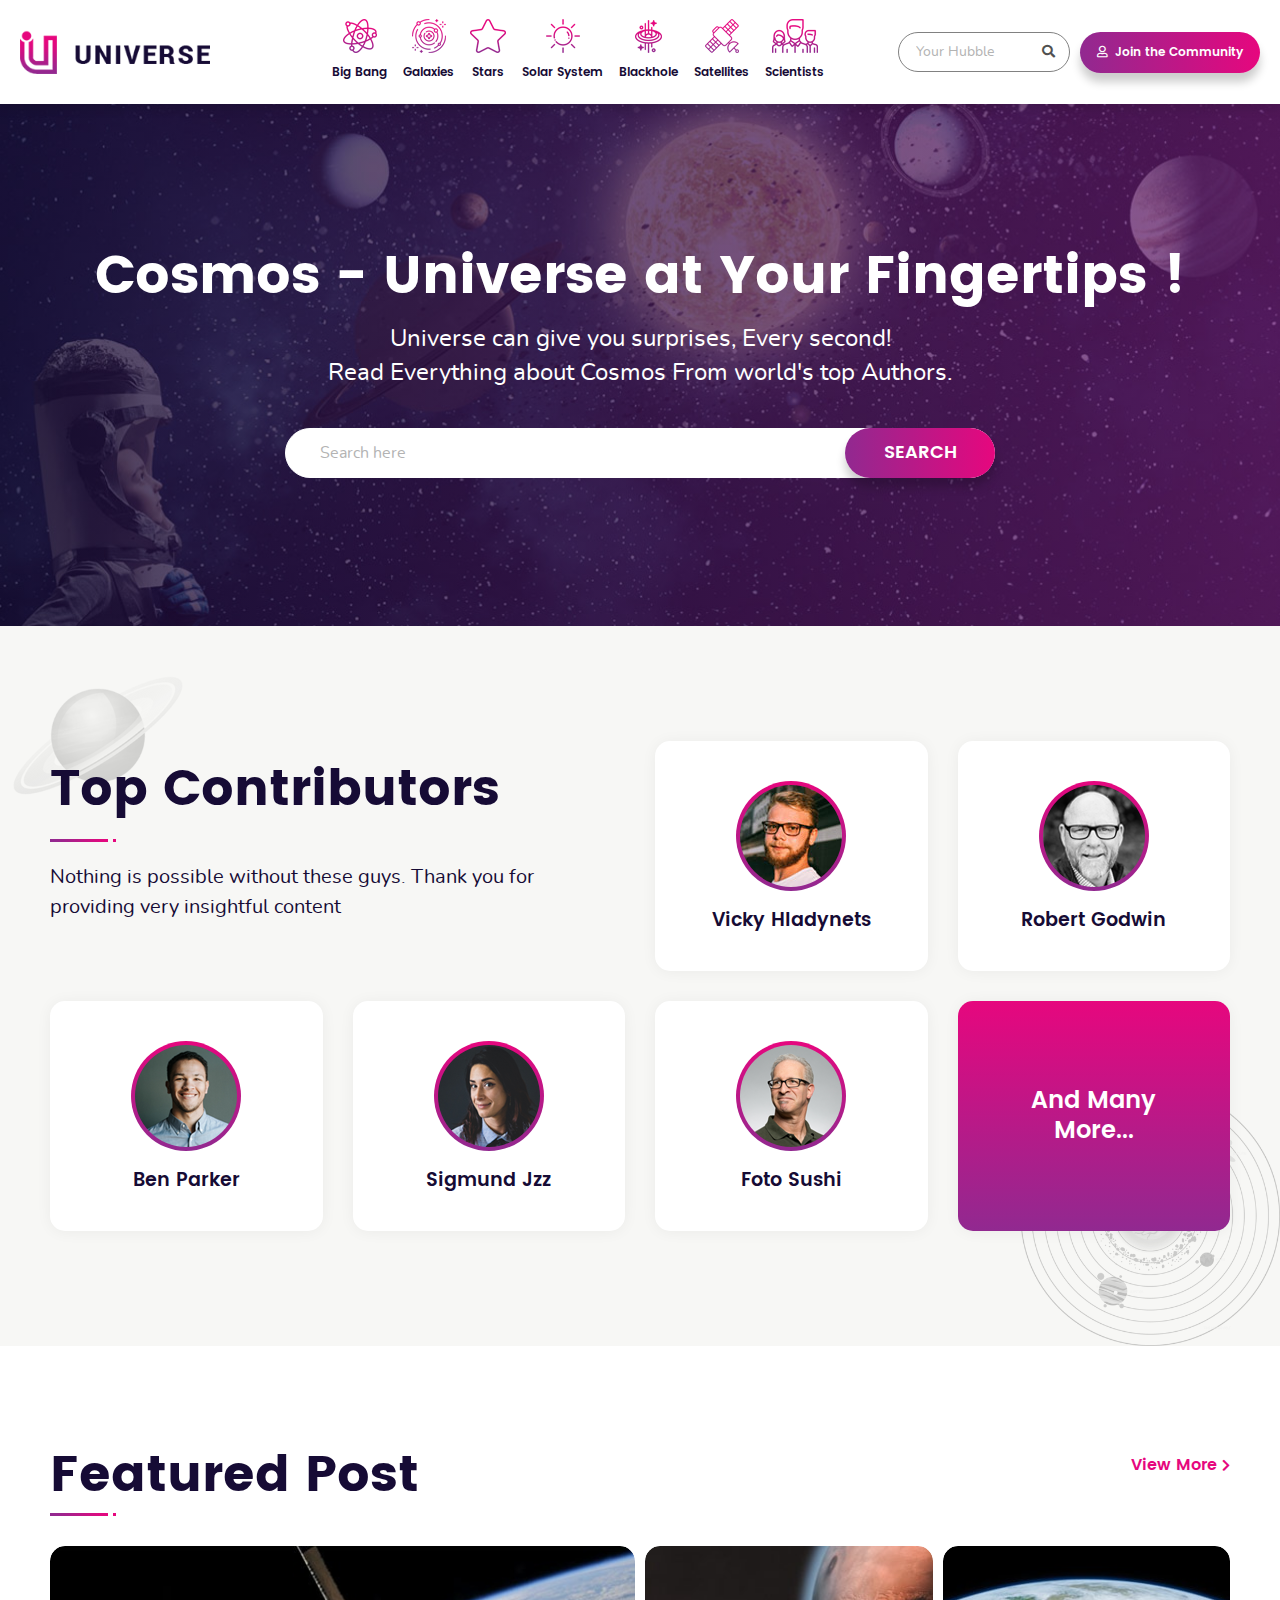
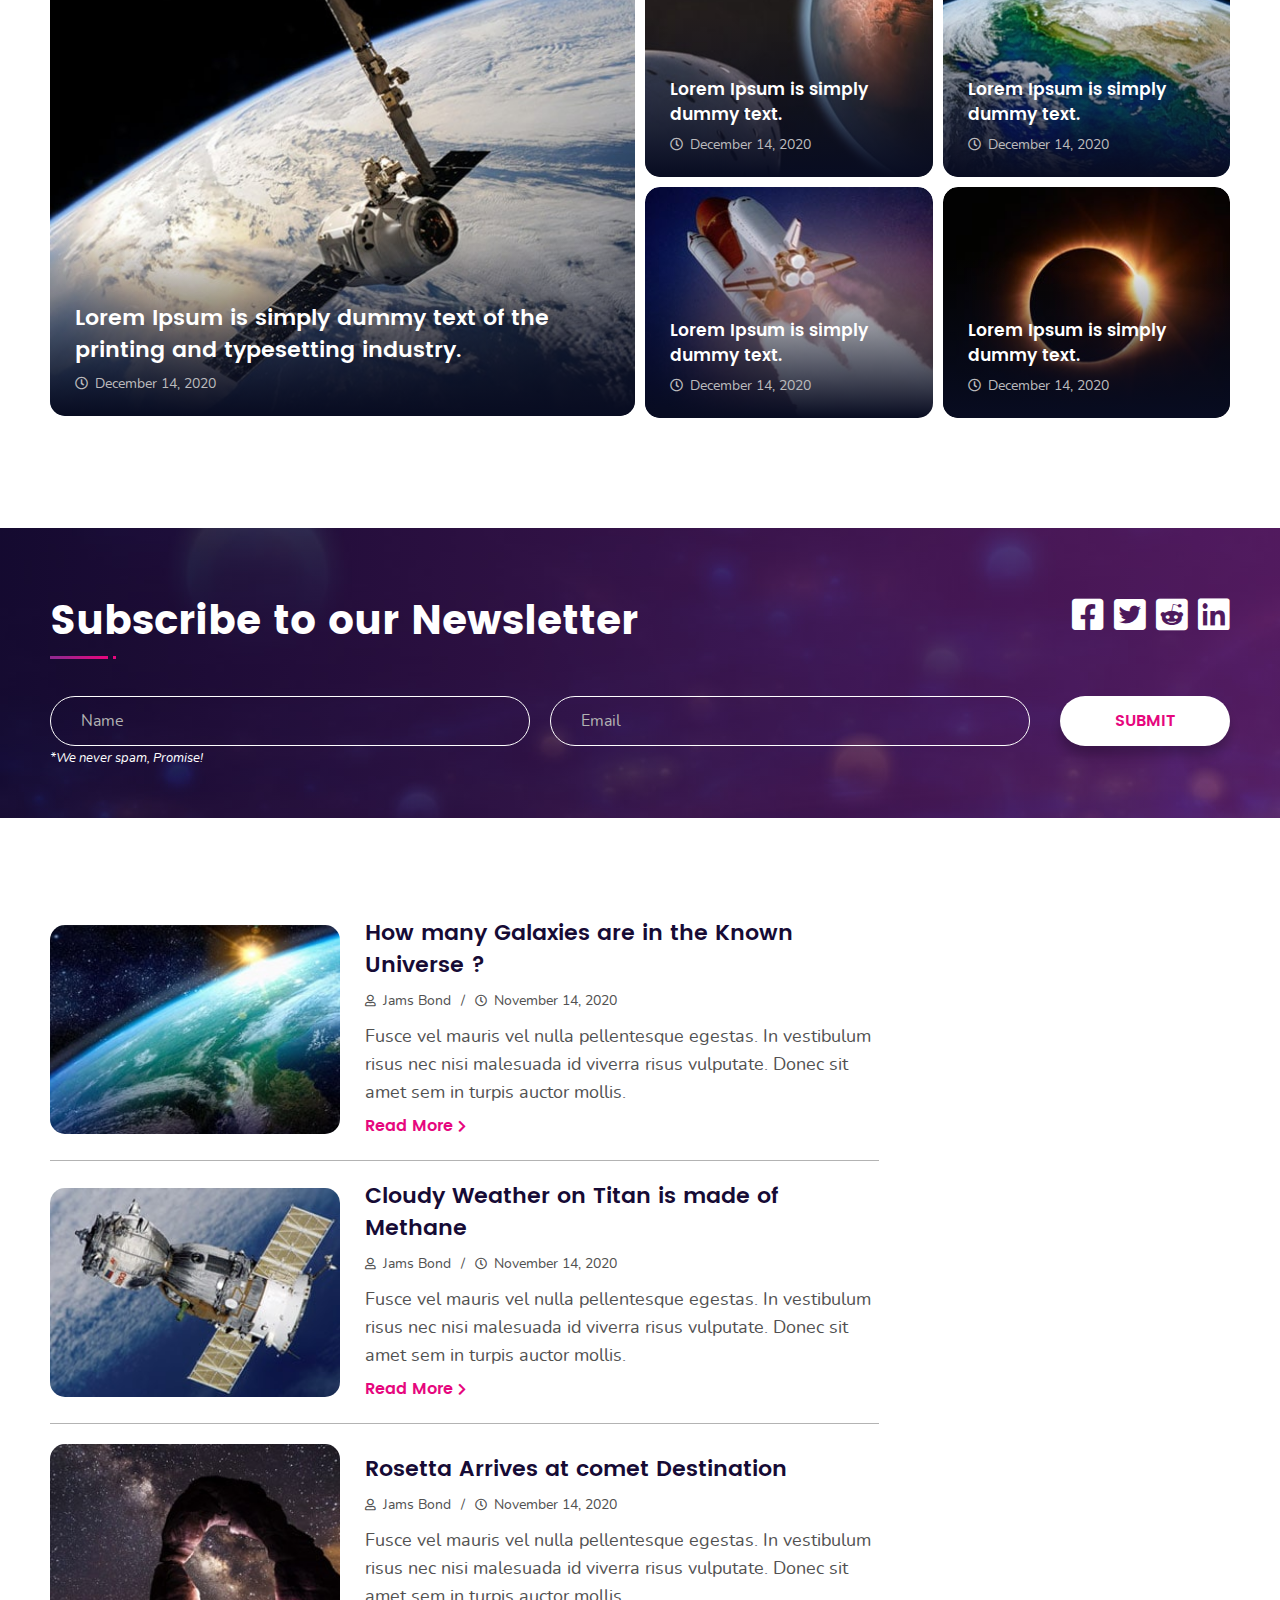
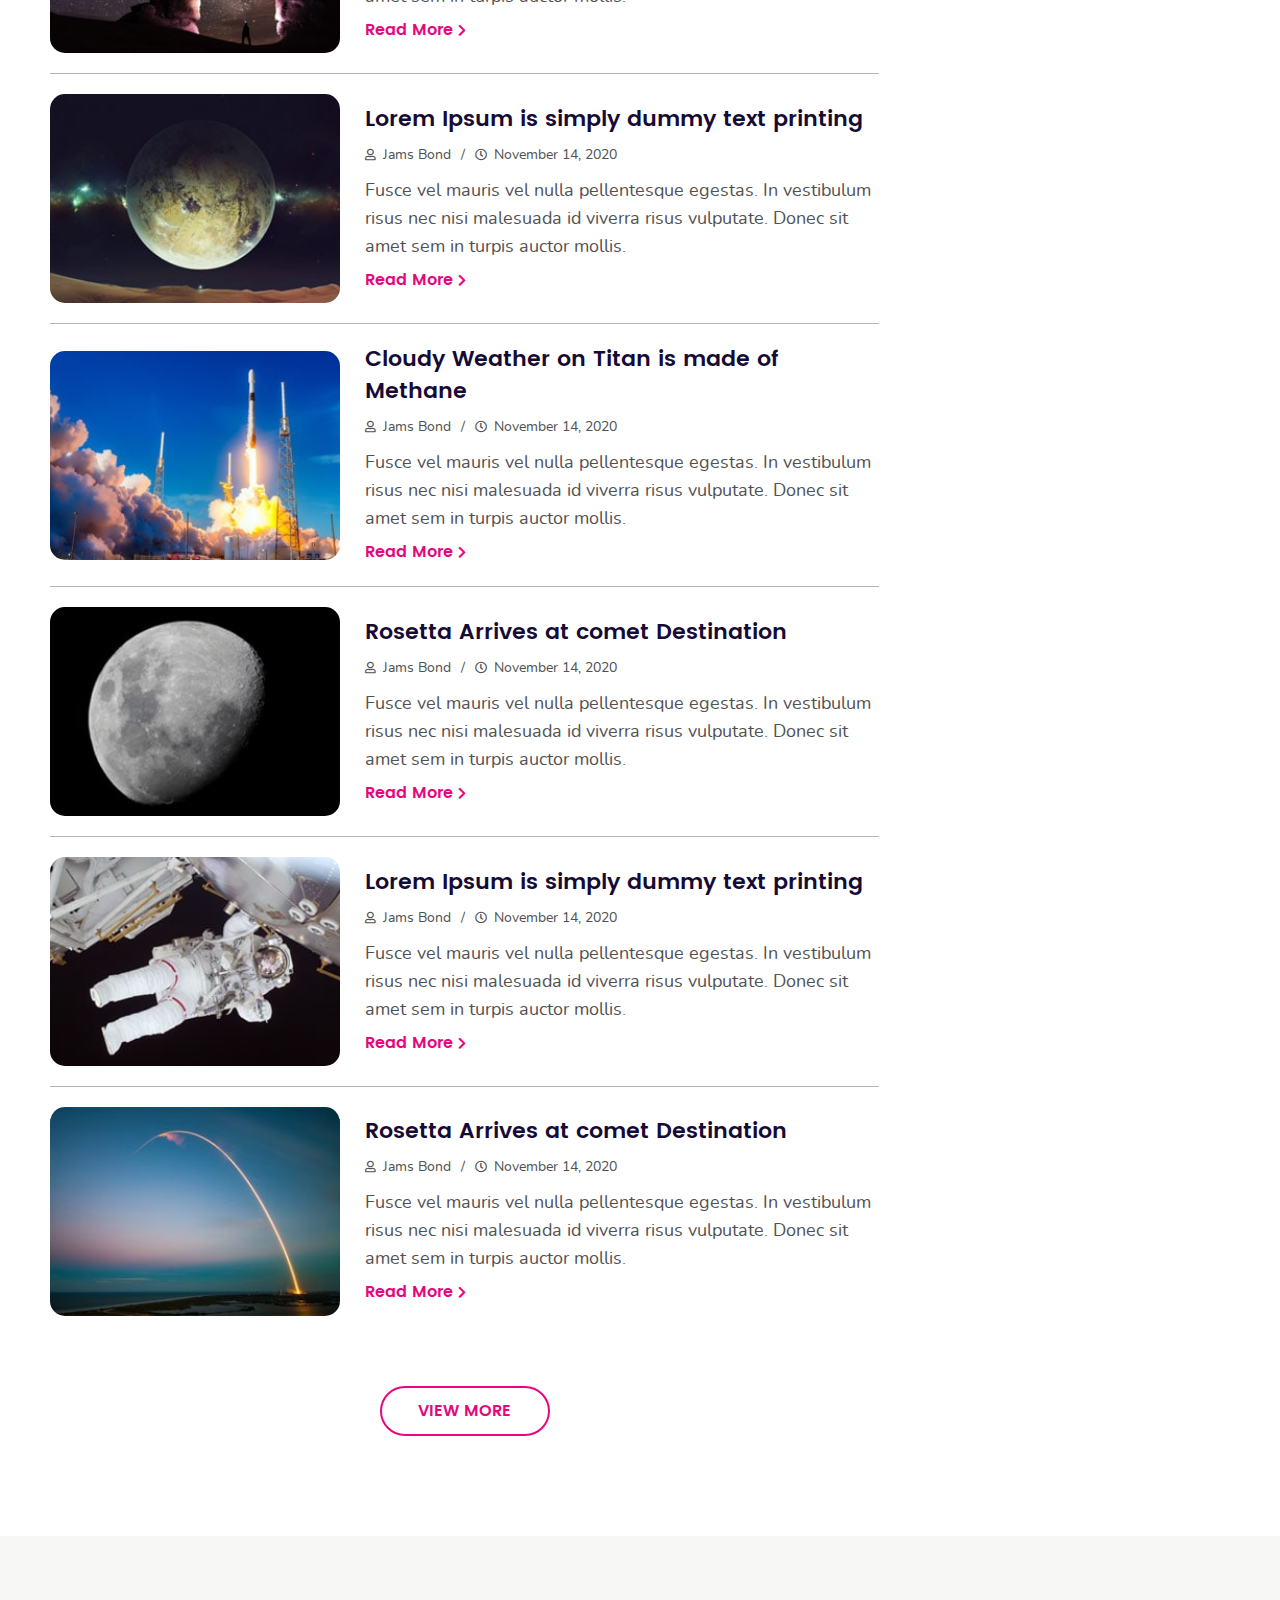
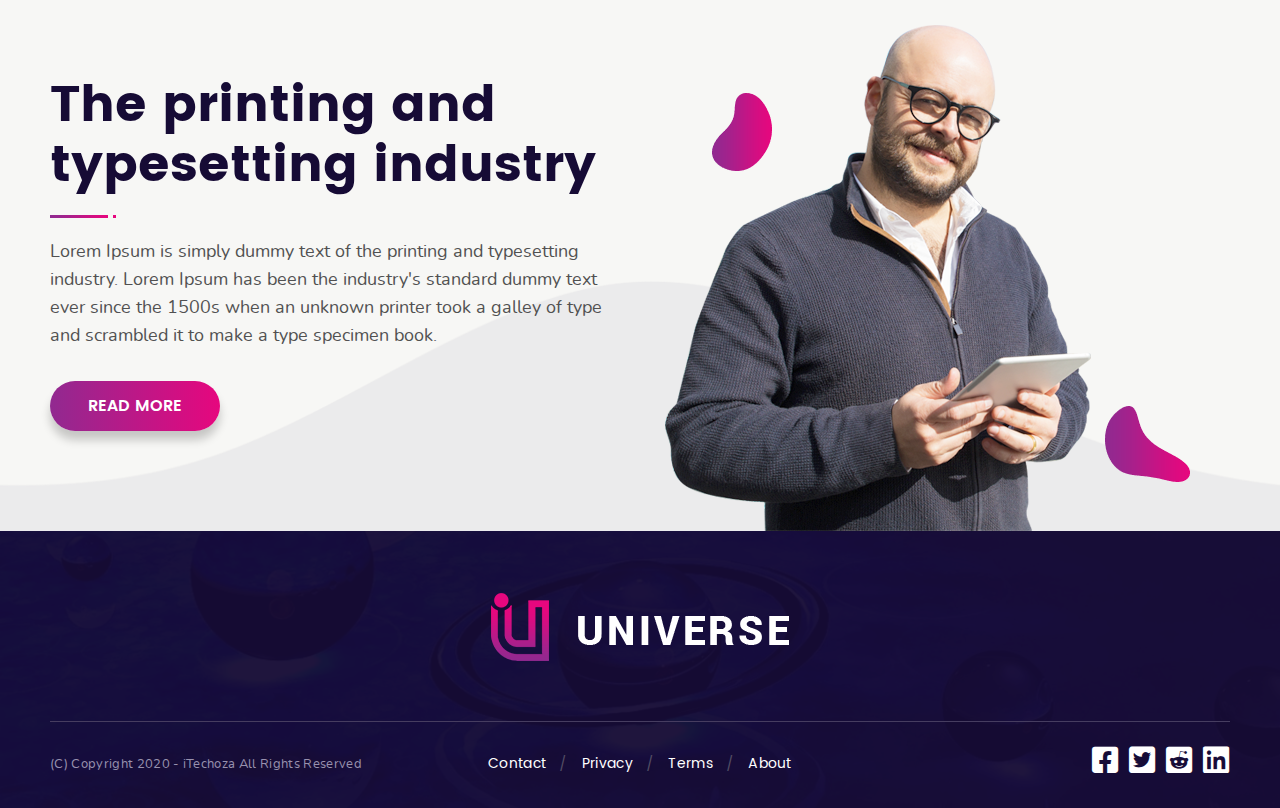
<file: index.html>
<!DOCTYPE html>
<html lang="en">
<head>
<meta http-equiv="Content-Type" content="text/html; charset=utf-8" />
<meta name="viewport" content="width=device-width, initial-scale=1.0" />
	<title>Cosmos</title>
	<link rel="stylesheet" type="text/css" href="css/bootstrap.css">
	<link rel="stylesheet" type="text/css" href="css/style.css">
	<link rel="stylesheet" type="text/css" href="css/fontawesome.css">

</head>
<body>
<div class="wrapper">
	<div class="header">
		<div class="container">
			<div  class="main-header">
			<div class="header-logo">
				<a href="index.html"><img src="images/header_logo.png" alt="Cosmos"></a>
			</div>
			<div class="header-nav">
				<nav class="navbar-inverse">
					<div class="navbar-header">
						<button type="button" class="navbar-toggler" data-target="myNavbar">
							<span class="icon-bar line1"></span>
							<span class="icon-bar line2"></span>
							<span class="icon-bar line3"></span>
						</button>
					</div>
					<div class="navbar navbar-collapse" id="myNavbar">
						<ul class="navbar-nav">
							<li class="nav-item"><a href="blog_detail_page.html"><img src="images/big_bang_icon.png" alt="Big Bang">Big Bang</a></li>
							<li class="nav-item dropdown nav-drop-item"><a href="blog_detail_page.html" data-toggle="dropdown"><img src="images/galaxies_icon.png" alt="Galaxies">Galaxies</a>
								<ul class="dropdown-menu">
									<li class="item-menu">
										<a href="javascript:;" class="item-inner"><img src="images/galaxies_icon.png" alt="Galaxies"> Elliptical</a>
									</li>
									<li class="item-menu">
										<a href="javascript:;" class="item-inner"><img src="images/galaxies_icon.png" alt="Galaxies"> Spiral</a>
									</li>
									<li class="item-menu">
										<a href="javascript:;" class="item-inner"><img src="images/galaxies_icon.png" alt="Galaxies"> Irregular</a>
									</li>
									<li class="item-menu">
										<a href="javascript:;" class="item-inner"><img src="images/galaxies_icon.png" alt="Galaxies"> ES0 325-G004</a>
									</li>
									<li class="item-menu">
										<a href="javascript:;" class="item-inner"><img src="images/galaxies_icon.png" alt="Galaxies"> M101</a>
									</li>
									<li class="item-menu">
										<a href="javascript:;" class="item-inner"><img src="images/galaxies_icon.png" alt="Galaxies"> NGC 1569</a>
									</li>
									<li class="item-menu view-link">
										<a href="javascript:;" class="item-inner">View More <i class="fas fa-chevron-right"></i></a>
									</li>
								</ul>
							</li>
							<li class="nav-item dropdown nav-drop-item"><a href="javascript:;" data-toggle="dropdown"><img src="images/star_icon.png" alt="Stars">Stars</a>
								<ul class="dropdown-menu">
									<li class="item-menu">
										<a href="javascript:;" class="item-inner"><img src="images/star_icon.png" alt="Stars"> Alpha Centauri System</a>
									</li>
									<li class="item-menu">
										<a href="javascript:;" class="item-inner"><img src="images/star_icon.png" alt="Stars"> Betelgeuse</a>
									</li>
									<li class="item-menu">
										<a href="javascript:;" class="item-inner"><img src="images/star_icon.png" alt="Stars"> Rigel</a>
									</li>
									<li class="item-menu">
										<a href="javascript:;" class="item-inner"><img src="images/star_icon.png" alt="Stars"> Vega</a>
									</li>
									<li class="item-menu">
										<a href="javascript:;" class="item-inner"><img src="images/star_icon.png" alt="Stars"> Pleiades</a>
									</li>
									<li class="item-menu">
										<a href="javascript:;" class="item-inner"><img src="images/star_icon.png" alt="Stars"> Antares</a>
									</li>
									<li class="item-menu view-link">
										<a href="javascript:;" class="item-inner">View More <i class="fas fa-chevron-right"></i></a>
									</li>
								</ul>
							</li>
							<li class="nav-item dropdown"><a href="blog_detail_page.html" data-toggle="dropdown"><img src="images/solar_system_icon.png" alt="Solar System">Solar System</a>
								<ul class="dropdown-menu">
									<li class="item-menu solar-item">
										<a href="javascript:;" class="item-inner">
											<div class="solar-box">
												<div class="solar-img">
													<img src="images/mercury.png" alt="Mercury">
												</div>
												<div class="solar-content">
													<h4>Mercury</h4>
													<p>Zipping around the sun in only 88 days, Mercury is the closest planet to the sun, and it's also the smallest,</p>
												</div>
											</div>
										</a>
									</li>
									<li class="item-menu solar-item">
										<a href="javascript:;" class="item-inner">
											<div class="solar-box">
												<div class="solar-img">
													<img src="images/venus.png" alt="Venus">
												</div>
												<div class="solar-content">
													<h4>Venus</h4>
													<p>The second planet from the sun, Venus is Earth's twin in size. Radar images beneath its atmosphere reveal.</p>
												</div>
											</div>
										</a>
									</li>
									<li class="item-menu solar-item">
										<a href="javascript:;" class="item-inner">
											<div class="solar-box">
												<div class="solar-img">
													<img src="images/earth.png" alt="Earth">
												</div>
												<div class="solar-content">
													<h4>Earth</h4>
													<p>The third planet from the sun, Earth is a waterworld, with two-thirds of the planet covered by ocean.</p>
												</div>
											</div>
										</a>
									</li>
									<li class="item-menu solar-item">
										<a href="javascript:;" class="item-inner">
											<div class="solar-box">
												<div class="solar-img">
													<img src="images/mars.png" alt="Mars">
												</div>
												<div class="solar-content">
													<h4>Mars</h4>
													<p>The fourth planet from the sun is Mars, and it's a cold, desert-like place covered in dust.</p>
												</div>
											</div>
										</a>
									</li>
									<li class="item-menu solar-item">
										<a href="javascript:;" class="item-inner">
											<div class="solar-box">
												<div class="solar-img">
													<img src="images/jupiter.png" alt="Jupiter">
												</div>
												<div class="solar-content">
													<h4>Jupiter</h4>
													<p>The fifth planet from the sun, Jupiter is a giant gas world that is the most massive planet in our solar system</p>
												</div>
											</div>
										</a>
									</li>
									<li class="item-menu solar-item">
										<a href="javascript:;" class="item-inner">
											<div class="solar-box">
												<div class="solar-img">
													<img src="images/saturn.png" alt="Saturn">
												</div>
												<div class="solar-content">
													<h4>Saturn</h4>
													<p>The sixth planet from the sun, Saturn is known most for its rings. When polymath Galileo Galilei first studied Saturn</p>
												</div>
											</div>
										</a>
									</li>
									<li class="item-menu solar-item">
										<a href="javascript:;" class="item-inner">
											<div class="solar-box">
												<div class="solar-img">
													<img src="images/uranus.png" alt="Uranus">
												</div>
												<div class="solar-content">
													<h4>Uranus</h4>
													<p>The seventh planet from the sun, Uranus is an oddball. It has clouds made of hydrogen sulfide,</p>
												</div>
											</div>
										</a>
									</li>
									<li class="item-menu solar-item">
										<a href="javascript:;" class="item-inner">
											<div class="solar-box">
												<div class="solar-img">
													<img src="images/neptune.png" alt="Neptune">
												</div>
												<div class="solar-content">
													<h4>Neptune</h4>
													<p>The eighth planet from the sun, Neptune is about the size of Uranus and is known for supersonic strong winds.</p>
												</div>
											</div>
										</a>
									</li>
									<li class="item-menu solar-item">
										<a href="javascript:;" class="item-inner">
											<div class="solar-box">
												<div class="solar-img">
													<img src="images/pluto.png" alt="Pluto">
												</div>
												<div class="solar-content">
													<h4>Pluto</h4>
													<p>Once the ninth planet from the sun, Pluto is unlike other planets in many respects. It is smaller than Earth's moon;</p>
												</div>
											</div>
										</a>
									</li>
								</ul>

							</li>
							<li class="nav-item"><a href="blog_detail_page.html"><img src="images/blackhole_icon.png" alt="Blackhole">Blackhole</a></li>
							<li class="nav-item dropdown">
								<a href="blog_detail_page.html" data-toggle="dropdown"><img src="images/satellite_icon.png" alt="Satellites">Satellites</a>
								<ul class="dropdown-menu">
									<li class="item-menu solar-item">
										<a href="javascript:;" class="item-inner">
											<div class="solar-box">
												<div class="solar-img">
													<img src="images/satellite_icon.png" alt="Satellites">
												</div>
												<div class="solar-content">
													<h4>Artificial satellite</h4>
													<p>4 October 1957</p>
												</div>
											</div>
										</a>
									</li>
									<li class="item-menu solar-item">
										<a href="javascript:;" class="item-inner">
											<div class="solar-box">
												<div class="solar-img">
													<img src="images/satellite_icon.png" alt="Satellites">
												</div>
												<div class="solar-content">
													<h4>Ariane 5</h4>
													<p>4 October 1957</p>
												</div>
											</div>
										</a>
									</li>
									<li class="item-menu solar-item">
										<a href="javascript:;" class="item-inner">
											<div class="solar-box">
												<div class="solar-img">
													<img src="images/satellite_icon.png" alt="Satellites">
												</div>
												<div class="solar-content">
													<h4>Dnepr</h4>
													<p>21 April 1999</p>
												</div>
											</div>
										</a>
									</li>
									<li class="item-menu solar-item">
										<a href="javascript:;" class="item-inner">
											<div class="solar-box">
												<div class="solar-img">
													<img src="images/satellite_icon.png" alt="Satellites">
												</div>
												<div class="solar-content">
													<h4>Delta IV</h4>
													<p>10 June 2006</p>
												</div>
											</div>
										</a>
									</li>
									<li class="item-menu solar-item">
										<a href="javascript:;" class="item-inner">
											<div class="solar-box">
												<div class="solar-img">
													<img src="images/satellite_icon.png" alt="Satellites">
												</div>
												<div class="solar-content">
													<h4>Falcon 9</h4>
													<p>4 June 2010</p>
												</div>
											</div>
										</a>
									</li>
									<li class="item-menu solar-item">
										<a href="javascript:;" class="item-inner">
											<div class="solar-box">
												<div class="solar-img">
													<img src="images/satellite_icon.png" alt="Satellites">
												</div>
												<div class="solar-content">
													<h4>Atlas V</h4>
													<p>4 June 2016</p>
												</div>
											</div>
										</a>
									</li>
									<li class="item-menu solar-item view-link">
										<a href="javascript:;" class="item-inner">View More <i class="fas fa-chevron-right"></i></a>
									</li>
								</ul>
							</li>
							<li class="nav-item dropdown scientists"><a href="scientists_listing_page.html" data-toggle="dropdown"><img src="images/scientist_icon.png" alt="Scientists">Scientists</a>
								<ul class="dropdown-menu">
									<li class="item-menu solar-item">
										<a href="bio_page.html" class="item-inner">
											<div class="solar-box">
												<div class="solar-img">
													<img src="images/scientists/edward_stone.jpg" alt="Edward C. Stone">
												</div>
												<div class="solar-content">
													<h4>Edward C. Stone</h4>
													<p>23 January 1936</p>
												</div>
											</div>
										</a>
									</li>
									<li class="item-menu solar-item">
										<a href="bio_page.html" class="item-inner">
											<div class="solar-box">
												<div class="solar-img">
													<img src="images/scientists/ellen_stofan.jpg" alt="Ellen Stofan">
												</div>
												<div class="solar-content">
													<h4>Ellen Stofan</h4>
													<p>24 February 1961</p>
												</div>
											</div>
										</a>
									</li>
									<li class="item-menu solar-item">
										<a href="bio_page.html" class="item-inner">
											<div class="solar-box">
												<div class="solar-img">
													<img src="images/scientists/squyres_headshot.jpg" alt="Steve Squyres">
												</div>
												<div class="solar-content">
													<h4>Steve Squyres</h4>
													<p>9 January 1957</p>
												</div>
											</div>
										</a>
									</li>
									<li class="item-menu solar-item">
										<a href="bio_page.html" class="item-inner">
											<div class="solar-box">
												<div class="solar-img">
													<img src="images/scientists/robert_r_gilruth.jpg" alt="Edward C. Stone">
												</div>
												<div class="solar-content">
													<h4>Robert R. Gilruth</h4>
													<p>8 October 1913</p>
												</div>
											</div>
										</a>
									</li>
									<li class="item-menu solar-item">
										<a href="bio_page.html" class="item-inner">
											<div class="solar-box">
												<div class="solar-img">
													<img src="images/scientists/peggy_whitson.jpg" alt="Peggy Whitson">
												</div>
												<div class="solar-content">
													<h4>Peggy Whitson</h4>
													<p>9 February 1960</p>
												</div>
											</div>
										</a>
									</li>
									<li class="item-menu solar-item">
										<a href="bio_page.html" class="item-inner">
											<div class="solar-box">
												<div class="solar-img">
													<img src="images/scientists/brian_schmidt.jpg" alt="Brian Schmidt">
												</div>
												<div class="solar-content">
													<h4>Brian Schmidt</h4>
													<p>24 February 1967</p>
												</div>
											</div>
										</a>
									</li>
									<li class="item-menu solar-item view-link">
										<a href="scientists_listing_page.html" class="item-inner">View More <i class="fas fa-chevron-right"></i></a>
									</li>
								</ul>
							</li>
						</ul>
					</div>
				</nav>
			</div><!--end of header-nav-->
			<div class="header-right">
				<div class="header-right-inner">
					<div class="header-search">
						<form class="form-search">
							<div class="form-group search-field">
								<input type="search" class="form-control" placeholder="Your Hubble">
								<i class="fa fa-search"></i>
							</div>
						</form>
						<div class="nav-search">
							<a href="javascript:;" class="search-icon"><i class="fa fa-search"></i></a>
							<form method="get" class="hdr-form-search">
								<div class="form-group search-field">
									<input type="search" class="form-control" placeholder="Your Hubble">
									<i class="fa fa-search"></i>
								</div>
							</form>
						</div>
					</div>
					<div class="join-btn-right">
					<a href="sign_up.html" class="btn join-btn btn-join-hdr"><i class="far fa-user"></i> Join the Community</a>
						<div class="join-nav-btn">
							<a href="javascript:;" class="join-btn-icon"><i class="far fa-user"></i></a>
							<div class="hdr-join-btn">
								<a href="sign_up.html" class="btn join-btn"><i class="far fa-user"></i> Join the Community</a>
							</div>
						</div>
					</div>
				</div>
			</div><!--end of header-right-->
		</div>
		</div>
	</div><!--end of header-->
	<div class="home-banner">
		<!-- <video id="myVideo" loop>
			<source src="images/Planet - 46085.mp4" type="video/mp4">
		</video> -->
		<div class="container">
			<div class="banner-content">
				<h1 class="banner-title">Cosmos - Universe at Your Fingertips !</h1>
				<p class="banner-desc">Universe can give you surprises, Every second! <br>Read Everything about Cosmos From world's top Authors.</p>
				<div class="banner-search">
					<form>
						<div class="form-group">
							<input type="search" class="form-control search-field" placeholder="Search here">
						</div>
						<div class="banner-btn">
							<button type="submit" class="btn">Search</button>
						</div>
					</form>
				</div>
			</div>
		</div>
	</div><!--end of home banner -->
	<div class="section-contributes">
		<div class="container">
			<div class="row">
				<div class="col-lg-6 col-md-12 col-sm-12 co-xs-12 left-content">
					<div class="sec-title left-title">
						<h2 class="sec-tit">Top Contributors</h2>
						<p class="title-desc">Nothing is possible without these guys. Thank you for providing very insightful content</p>
					</div>
				</div>
				<div class="col-lg-3 col-md-6 col-sm-6 col-xs-12 contribut-box">
					<div class="inner-box">
						<div class="img-thumb">
							<a href="profile_page.html" class="box-img"><img src="images/vicky.jpg" alt="Contributes"></a>
						</div>
						<h4 class="box-title"><a href="profile_page.html">Vicky Hladynets</a></h4>
						
					</div>
				</div>
				<div class="col-lg-3 col-md-6 col-sm-6 col-xs-12 contribut-box">
					<div class="inner-box">
						<div class="img-thumb">
							<a href="profile_page.html" class="box-img"><img src="images/robert_godwin.png" alt="Contributes"></a>
						</div>
						<h4 class="box-title"><a href="profile_page.html">Robert Godwin</a></h4>
					</div>
				</div>
			</div>
			<div class="row">
				<div class="col-lg-3 col-md-6 col-sm-6 col-xs-12 contribut-box">
					<div class="inner-box">
						<div class="img-thumb">
							<a href="profile_page.html" class="box-img"><img src="images/ben_parker.png" alt="Contributes"></a>
						</div>
						<h4 class="box-title"><a href="profile_page.html">Ben Parker</a></h4>
					</div>
				</div>
				<div class="col-lg-3 col-md-6 col-sm-6 col-xs-12 contribut-box">
					<div class="inner-box">
						<div class="img-thumb">
							<a href="profile_page.html" class="box-img"><img src="images/sigmund_jzz.png" alt="Contributes"></a>
						</div>
						<h4 class="box-title"><a href="profile_page.html">Sigmund Jzz</a></h4>
					</div>
				</div>
				<div class="col-lg-3 col-md-6 col-sm-6 col-xs-12 contribut-box">
					<div class="inner-box">
						<div class="img-thumb">
							<a href="profile_page.html" class="box-img"><img src="images/foto_sushi.png" alt="Contributes"></a>
						</div>
						<h4 class="box-title"><a href="profile_page.html">Foto Sushi</a></h4>
					</div>
				</div>
				<div class="col-lg-3 col-md-6 col-sm-6 col-xs-12 contribut-box more-box">
					<div class="inner-box">
						<h4 class="box-title more-title"><a href="blog_detail_page.html" class="more-title-link">And Many More...</a></h4>
					</div>
				</div>
			</div>
		</div>
	</div><!--end of top contributes-->
	<div class="section-featured-post section-white">
		<div class="container">
			<div class="sec-title">
				<h2 class="sec-tit">Featured Post</h2>
			</div>
			<div class="row">
				<div class="col-lg-6 col-md-12 col-sm-12 col-xs-12 featured-block left-block">
					<div class="post-block">
						<div class="inner-block">
							<div class="block-img">
								<img src="images/featured_post_img1.jpg" alt="Cosmos">
							</div>
							<div class="block-content">
								<h3 class="block-title"><a href="blog_detail_page.html" class="block-title-link">Lorem Ipsum is simply dummy text of the printing and typesetting industry.</a></h3>
								<p class="date"><i class="far fa-clock"></i> December 14, 2020</p>
							</div>
							<a href="blog_detail_page.html" class="block-link"> read more</a>
						</div>
					</div>
				</div>
				<div class="col-lg-6 col-md-12 col-sm-12 col-xs-12 right-block">
					<div class="row">
						<div class="col-lg-6 col-md-6 col-sm-12 col-xs-12 featured-block">
							<div class="inner-block">
								<div class="block-img">
									<img src="images/featured_post_img2.jpg" alt="Cosmos">
								</div>
								<div class="block-content">
									<h3 class="block-title"><a href="blog_detail_page.html" class="block-title-link">Lorem Ipsum is simply dummy text.</a></h3>
									<p class="date"><i class="far fa-clock"></i> December 14, 2020</p>
								</div>
								<a href="blog_detail_page.html" class="block-link">read more</a>
							</div>
						</div>
						<div class="col-lg-6 col-md-6 col-sm-12 col-xs-12 featured-block">
							<div class="inner-block">
								<div class="block-img">
									<img src="images/featured_post_img3.jpg" alt="Cosmos">
								</div>
								<div class="block-content">
									<h3 class="block-title"><a href="blog_detail_page.html" class="block-title-link">Lorem Ipsum is simply dummy text.</a></h3>
									<p class="date"><i class="far fa-clock"></i> December 14, 2020</p>
								</div>
								<a href="blog_detail_page.html" class="block-link">read more</a>
							</div>
						</div>
						<div class="col-lg-6 col-md-6 col-sm-12 col-xs-12 featured-block">
							<div class="inner-block">
								<div class="block-img">
									<img src="images/featured_post_img4.jpg" alt="Cosmos">
								</div>
								<div class="block-content">
									<h3 class="block-title"><a href="blog_detail_page.html" class="block-title-link">Lorem Ipsum is simply dummy text.</a></h3>
									<p class="date"><i class="far fa-clock"></i> December 14, 2020</p>
								</div>
								<a href="blog_detail_page.html" class="block-link">read more</a>
							</div>
						</div>
						<div class="col-lg-6 col-md-6 col-sm-12 col-xs-12 featured-block">
							<div class="inner-block">
								<div class="block-img">
									<img src="images/featured_post_img5.jpg" alt="Cosmos">
								</div>
								<div class="block-content">
									<h3 class="block-title"><a href="blog_detail_page.html" class="block-title-link">Lorem Ipsum is simply dummy text.</a></h3>
									<p class="date"><i class="far fa-clock"></i> December 14, 2020</p>
								</div>
								<a href="blog_detail_page.html" class="block-link">read more</a>
							</div>
						</div>
					</div>
				</div>
			</div>
			<div class="view-link">
				<a href="blog_page.html" class="">View More <i class="fas fa-chevron-right"></i></a>
			</div>
		</div>
	</div> <!-- end on featured post -->
	<div class="section-newslatter">
		<div class="container">
			<div class="sec-title">
				<h2 class="sec-tit">Subscribe to our Newsletter</h2>
			</div>
			<div class="social-icon">
				<ul class="soicl-icon-list">
					<li><a href="blog_detail_page.html"><i class="fab fa-facebook-square"></i>fb</a></li>
					<li><a href="blog_detail_page.html"><i class="fab fa-twitter-square"></i>tw</a></li>
					<li><a href="blog_detail_page.html"><i class="fab fa-reddit-square"></i>rd</a></li>
					<li><a href="blog_detail_page.html"><i class="fab fa-linkedin"></i>li</a></li>
				</ul>
			</div>
			<div class="newsletter-form">
				<form>
					<div class="form-group">
						<input type="text" class="form-control" placeholder="Name">
						<p class="field-text">*We never spam, Promise!</p>
					</div>
					<div class="form-group">
						<input type="email" class="form-control" placeholder="Email">
					</div>
					<div class="form-submit">
						<button class="btn submit-btn" type="submit">Submit</button>
					</div>
				</form>
			</div>
		</div>
	</div><!--end of newslatter-->
	<div class="section-white section-blog">	
		<div class="container">
			<div class="row">
				<div class="col-lg-8 col-md-12 col-sm-12 col-xs-12 left-blog">
					<div class="blog-post">
						<div class="img-thumb">
							<a href="blog_detail_page.html" class="blog-img"><img src="images/latest_post_img1.jpg" alt="Cosmos"></a>
						</div>
						<div class="blog-content">
							<h3 class="post-title"><a href="blog_detail_page.html">How many Galaxies are in the Known Universe ?</a></h3>
							<div class="post-date">
								<span class="author-name"><i class="far fa-user"></i> Jams Bond</span> / <span class="date"><i class="far fa-clock"></i> November 14, 2020</span>
							</div>
							<p class="post-desc">Fusce vel mauris vel nulla pellentesque egestas. In vestibulum risus nec nisi malesuada id viverra risus vulputate. Donec sit amet sem in turpis auctor mollis.</p>
							<a href="blog_detail_page.html" class="read-link">Read More <i class="fas fa-chevron-right"></i></a>
						</div>
					</div>
					<div class="blog-post">
						<div class="img-thumb">
							<a href="blog_detail_page.html" class="blog-img"><img src="images/latest_post_img2.jpg" alt="Cosmos"></a>
						</div>
						<div class="blog-content">
							<h3 class="post-title"><a href="blog_detail_page.html">Cloudy Weather on Titan is made of Methane</a></h3>
							<div class="post-date">
								<span class="author-name"><i class="far fa-user"></i> Jams Bond</span> / <span class="date"><i class="far fa-clock"></i> November 14, 2020</span>
							</div>
							<p class="post-desc">Fusce vel mauris vel nulla pellentesque egestas. In vestibulum risus nec nisi malesuada id viverra risus vulputate. Donec sit amet sem in turpis auctor mollis.</p>
							<a href="blog_detail_page.html" class="read-link">Read More <i class="fas fa-chevron-right"></i></a>
						</div>
					</div>
					<div class="blog-post">
						<div class="img-thumb">
							<a href="blog_detail_page.html" class="blog-img"><img src="images/latest_post_img3.jpg" alt="Cosmos"></a>
						</div>
						<div class="blog-content">
							<h3 class="post-title"><a href="blog_detail_page.html">Rosetta Arrives at comet Destination</a></h3>
							<div class="post-date">
								<span class="author-name"><i class="far fa-user"></i> Jams Bond</span> / <span class="date"><i class="far fa-clock"></i> November 14, 2020</span>
							</div>
							<p class="post-desc">Fusce vel mauris vel nulla pellentesque egestas. In vestibulum risus nec nisi malesuada id viverra risus vulputate. Donec sit amet sem in turpis auctor mollis.</p>
							<a href="blog_detail_page.html" class="read-link">Read More <i class="fas fa-chevron-right"></i></a>
						</div>
					</div>
					<div class="blog-post">
						<div class="img-thumb">
							<a href="blog_detail_page.html" class="blog-img"><img src="images/latest_post_img4.jpg" alt="Cosmos"></a>
						</div>
						<div class="blog-content">
							<h3 class="post-title"><a href="blog_detail_page.html">Lorem Ipsum is simply dummy text printing</a></h3>
							<div class="post-date">
								<span class="author-name"><i class="far fa-user"></i> Jams Bond</span> / <span class="date"><i class="far fa-clock"></i> November 14, 2020</span>
							</div>
							<p class="post-desc">Fusce vel mauris vel nulla pellentesque egestas. In vestibulum risus nec nisi malesuada id viverra risus vulputate. Donec sit amet sem in turpis auctor mollis.</p>
							<a href="blog_detail_page.html" class="read-link">Read More <i class="fas fa-chevron-right"></i></a>
						</div>
					</div>
					<div class="blog-post">
						<div class="img-thumb">
							<a href="blog_detail_page.html" class="blog-img"><img src="images/latest_post_img5.jpg" alt="Cosmos"></a>
						</div>
						<div class="blog-content">
							<h3 class="post-title"><a href="blog_detail_page.html">Cloudy Weather on Titan is made of Methane</a></h3>
							<div class="post-date">
								<span class="author-name"><i class="far fa-user"></i> Jams Bond</span> / <span class="date"><i class="far fa-clock"></i> November 14, 2020</span>
							</div>
							<p class="post-desc">Fusce vel mauris vel nulla pellentesque egestas. In vestibulum risus nec nisi malesuada id viverra risus vulputate. Donec sit amet sem in turpis auctor mollis.</p>
							<a href="blog_detail_page.html" class="read-link">Read More <i class="fas fa-chevron-right"></i></a>
						</div>
					</div>
					<div class="blog-post">
						<div class="img-thumb">
							<a href="blog_detail_page.html" class="blog-img"><img src="images/latest_post_img6.jpg" alt="Cosmos"></a>
						</div>
						<div class="blog-content">
							<h3 class="post-title"><a href="blog_detail_page.html">Rosetta Arrives at comet Destination</a></h3>
							<div class="post-date">
								<span class="author-name"><i class="far fa-user"></i> Jams Bond</span> / <span class="date"><i class="far fa-clock"></i> November 14, 2020</span>
							</div>
							<p class="post-desc">Fusce vel mauris vel nulla pellentesque egestas. In vestibulum risus nec nisi malesuada id viverra risus vulputate. Donec sit amet sem in turpis auctor mollis.</p>
							<a href="blog_detail_page.html" class="read-link">Read More <i class="fas fa-chevron-right"></i></a>
						</div>
					</div>
					<div class="blog-post">
						<div class="img-thumb">
							<a href="blog_detail_page.html" class="blog-img"><img src="images/latest_post_img7.jpg" alt="Cosmos"></a>
						</div>
						<div class="blog-content">
							<h3 class="post-title"><a href="blog_detail_page.html">Lorem Ipsum is simply dummy text printing</a></h3>
							<div class="post-date">
								<span class="author-name"><i class="far fa-user"></i> Jams Bond</span> / <span class="date"><i class="far fa-clock"></i> November 14, 2020</span>
							</div>
							<p class="post-desc">Fusce vel mauris vel nulla pellentesque egestas. In vestibulum risus nec nisi malesuada id viverra risus vulputate. Donec sit amet sem in turpis auctor mollis.</p>
							<a href="blog_detail_page.html" class="read-link">Read More <i class="fas fa-chevron-right"></i></a>
						</div>
					</div>
					<div class="blog-post">
						<div class="img-thumb">
							<a href="blog_detail_page.html" class="blog-img"><img src="images/latest_post_img8.jpg" alt="Cosmos"></a>
						</div>
						<div class="blog-content">
							<h3 class="post-title"><a href="blog_detail_page.html">Rosetta Arrives at comet Destination</a></h3>
							<div class="post-date">
								<span class="author-name"><i class="far fa-user"></i> Jams Bond</span> / <span class="date"><i class="far fa-clock"></i> November 14, 2020</span>
							</div>
							<p class="post-desc">Fusce vel mauris vel nulla pellentesque egestas. In vestibulum risus nec nisi malesuada id viverra risus vulputate. Donec sit amet sem in turpis auctor mollis.</p>
							<a href="blog_detail_page.html" class="read-link">Read More <i class="fas fa-chevron-right"></i></a>
						</div>
					</div>
					<div class="load-btn">
						<a href="blog_page.html" class="btn read-btn">View more</a>
					</div>
				</div>
				<div class="col-lg-3 col-md-12 col-sm-12 col-xs-12 right-sidebar">
				</div>
			</div>
		</div>
	</div><!--end of blog-->
	<div class="section-figure section-white">
		<div class="container">
			<div class="row">
				<div class="col-lg-6 col-md-12 col-sm-12 col-xs-12 left-content">
					<div class="sec-title">
						<h2 class="sec-tit">The printing and typesetting industry</h2>
					</div>
					<p>Lorem Ipsum is simply dummy text of the printing and typesetting industry. Lorem Ipsum has been the industry's standard dummy text ever since the 1500s when an unknown printer took a galley of type and scrambled it to make a type specimen book.</p>
					<div class="read-btn">
						<a href="javascript:;" class="btn">Read More</a>
					</div>
				</div>
				<div class="col-lg-6 col-md-12 col-sm-12 col-xs-12 right-img">
					<div class="img-full">
						<img src="images/scientist_man.png" alt="Cosmos">
					</div>
				</div>
			</div>
		</div>
	</div>
	<footer>
		<div class="container">
			<div class="footer-top">
				<div class="footer-logo">
					<img src="images/footer_logo.png" alt="Cosmos">
				</div>
			</div>
			<div class="footer-bottom">
				<div class="left-copyright foot-block">
					<p class="copyright">(C) Copyright 2020 - iTechoza All Rights Reserved</p>
				</div>
				<div class="foot-nav-link foot-block">
					<ul>
						<li><a href="contact.html">Contact</a></li>
						<li><a href="privacy_policy.html">Privacy</a></li>
						<li><a href="terms_condition.html">Terms</a></li>
						<li><a href="about.html">About</a></li>
					</ul>
				</div>
				<div class="social-media foot-block">
					<ul class="social-media-list">
						<li><a href="javascript:;"><i class="fab fa-facebook-square"></i>fb</a></li>
						<li><a href="javascript:;"><i class="fab fa-twitter-square"></i>tw</a></li>
						<li><a href="javascript:;"><i class="fab fa-reddit-square"></i>rd</a></li>
						<li><a href="javascript:;"><i class="fab fa-linkedin"></i>li</a></li>
					</ul>
				</div>
			</div>
		</div>
	</footer>
	<!-- <div class="desk-box">
				<div class="box-info">
					<a href="javascript:;">
						<div class="box-img">
							<svg version="1.1" xmlns="http://www.w3.org/2000/svg" xmlns:xlink="http://www.w3.org/1999/xlink" x="0px" y="0px" viewBox="0 0 1000 1000" width="50" height="50" fill="#fff"  xml:space="preserve"><metadata> Svg Vector Icons : http://www.onlinewebfonts.com/icon </metadata><g><path d="M497.3,703.9"/><path d="M201.8,474.2c-2.7,0-4.8,0.4-6.4,1.1c2.2-0.7,4.6-1.1,7.1-1.1H201.8L201.8,474.2z M940.7,768.6c0.1-1.4,0.2-2.7,0.5-4C940.9,765.2,940.8,766.4,940.7,768.6L940.7,768.6z M990,224.8c0-0.1,0-0.1,0-0.2v-0.6C990,224.2,990,224.5,990,224.8L990,224.8z M940.7,224.7c0,0.1,0,0.1,0,0.2c0-0.3,0-0.6,0-0.9V224.7L940.7,224.7z"/><path d="M970.4,964.3c-6.9-51.7-22.1-101.5-45.1-148.3c-4.5-9.1-9.3-18.1-14.3-26.9c0,0,0-0.1-0.1-0.1c-21.9-37.1-48.7-71.5-80-102.2l0,0c-6.8-6.7-13.8-13.2-21-19.5c-51.4-45.1-110.8-78.5-174.2-98.8c11.5-6.4,22.6-13.5,33.2-21.3c12.1-8.9,23.7-18.9,34.5-29.7c57.1-57.1,88.5-133,88.5-213.8c0-80.8-31.5-156.7-88.5-213.8C647.4,33.9,573.2,2.5,494.1,1.4c-1.3,0-2.5,0-3.8,0c-1.3,0-2.5,0-3.8,0c-79.1,1.1-153.3,32.5-209.4,88.5c-57.1,57.1-88.5,133-88.5,213.8c0,80.8,31.5,156.7,88.5,213.8c10.9,10.9,22.4,20.8,34.5,29.7c10.6,7.9,21.7,15,33.2,21.3c-63.3,20.3-122.7,53.8-174.2,98.8c-7.2,6.3-14.2,12.8-21,19.5c-31.3,30.7-58.2,65.2-80.1,102.3c-5,8.8-9.8,17.8-14.3,26.9c-23,46.7-38.2,96.6-45.1,148.3c-2.2,16.6,9.4,31.8,25.9,34c1.4,0.2,2.7,0.3,4.1,0.3c1.2,0,2.4-0.1,3.6-0.2c12-2.6,21.6-12.4,23.5-25.2c13.9-95.6,59.5-182.5,125-248.7C270.2,646,376,596.6,490.3,596.4h0.6c114.1,0.4,219.7,49.7,297.3,128.1c65.5,66.2,111.1,153.1,125,248.7c1.9,12.8,11.5,22.5,23.4,25.2c0,0,0,0,0.1,0c1.2,0.2,2.4,0.2,3.6,0.2c1.3,0,2.7-0.1,4.1-0.3C961,996.1,972.6,980.9,970.4,964.3L970.4,964.3z M489.7,545.6c-0.6,0-1.2,0-1.8,0c-112.8-0.8-213.4-79.2-240.9-184.4c-0.3-1.1-0.6-2.3-0.9-3.5c-4.3-17.4-6.6-35.4-6.6-54c0-18.6,2.3-36.8,6.6-54.5c0.3-1.2,0.6-2.4,0.9-3.5C274.6,137.9,376.1,52.2,489.7,52.2h1.3c113.6,0,215.1,85.7,242.8,193.5c0.3,1.2,0.6,2.3,0.9,3.5c4.3,17.7,6.6,36,6.6,54.5c0,18.6-2.3,36.6-6.6,54c-0.3,1.2-0.6,2.3-0.9,3.5c-27.5,105.2-128.1,183.6-240.9,184.4C491.8,545.6,490.7,545.6,489.7,545.6L489.7,545.6z"/></g></svg>
						</div>
					</a>
					<div class="box-content">
						<h4><a href="javascript:;">Lorem Ipsum</a></h4>
						<p>Lorem Ipsum Dummy text</p>
					</div>
				</div>
			</div> -->
</div><!-- end of wrapper -->
<script src="js/jquery_v3_5_1.js"></script>
<script src="js/bootstrap.js"></script>
<script src="js/main.js"></script>
<script type="text/javascript">
	var autoPlayVideo = document.getElementById("myVideo");
    autoPlayVideo.oncanplaythrough = function() {
        autoPlayVideo.muted = true;
        autoPlayVideo.play();
        autoPlayVideo.pause();
        autoPlayVideo.play();
    }
</script>
</body>
</html>
</file>
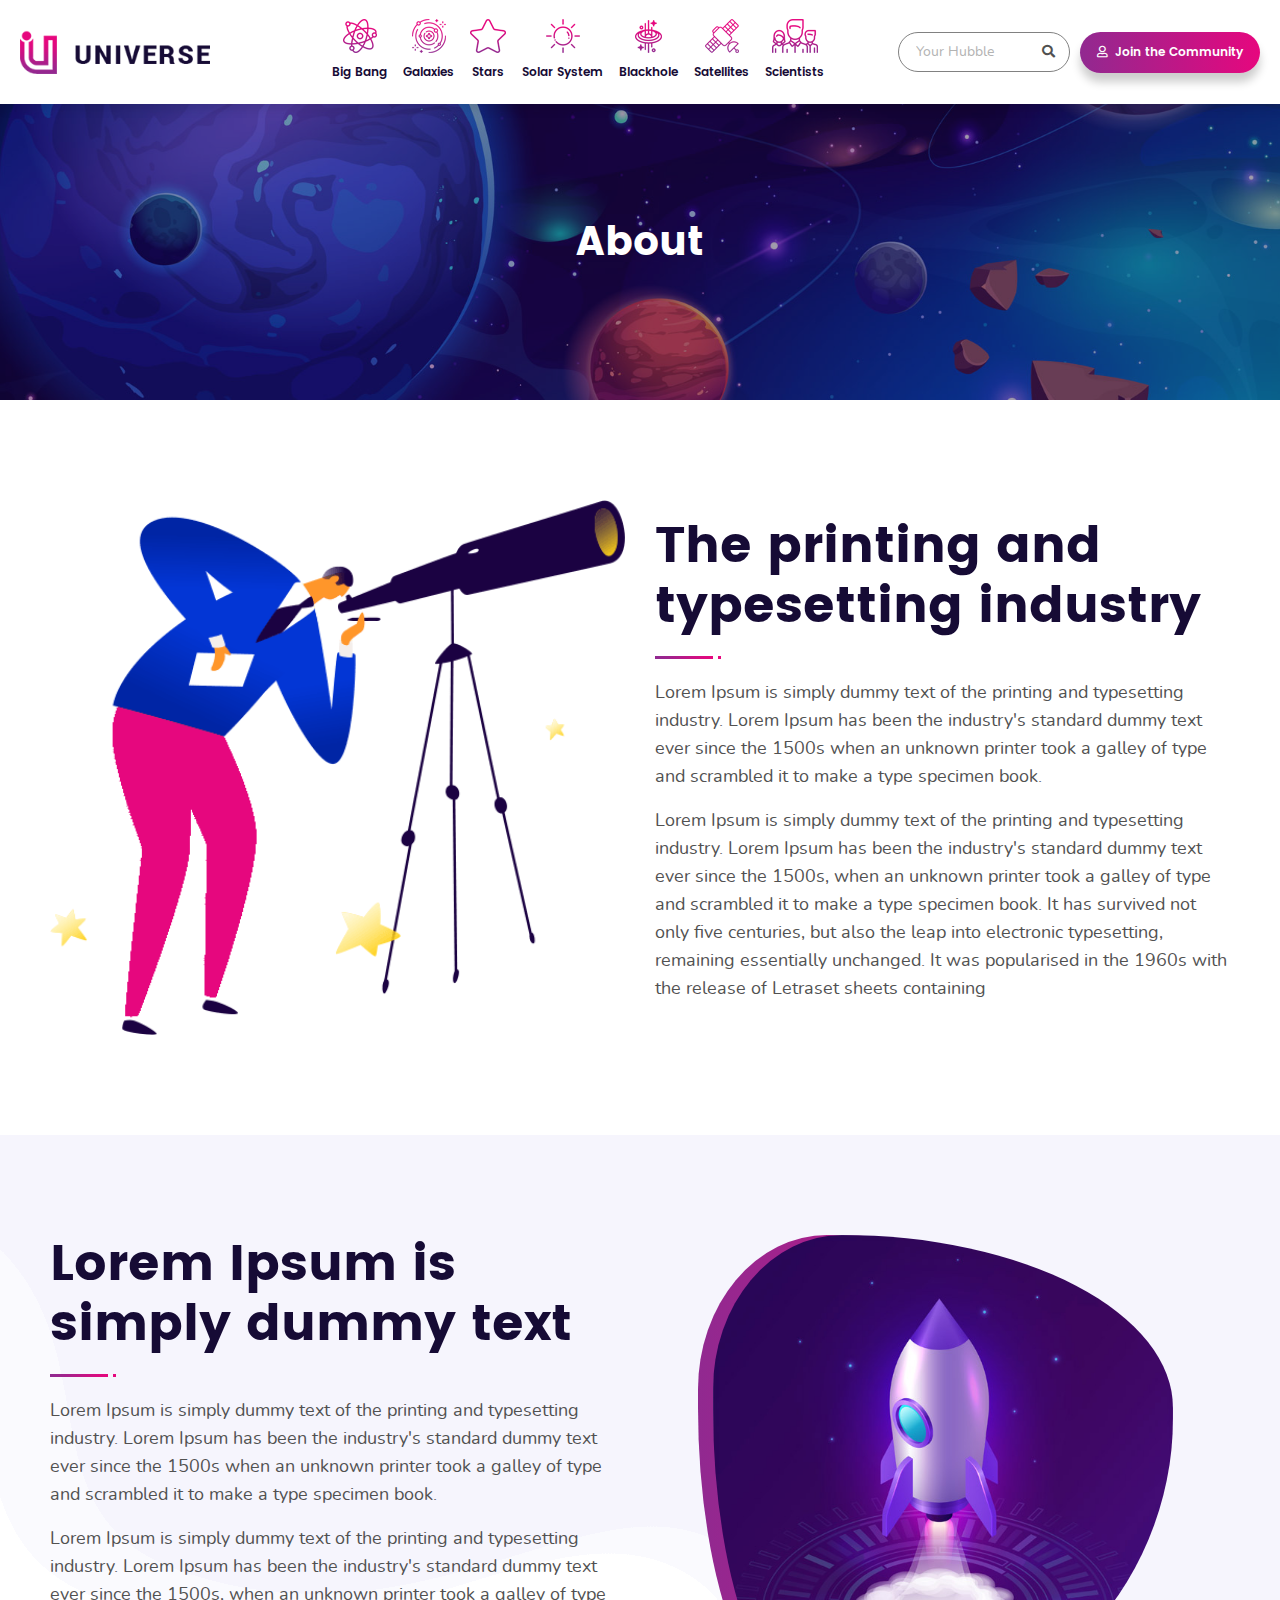
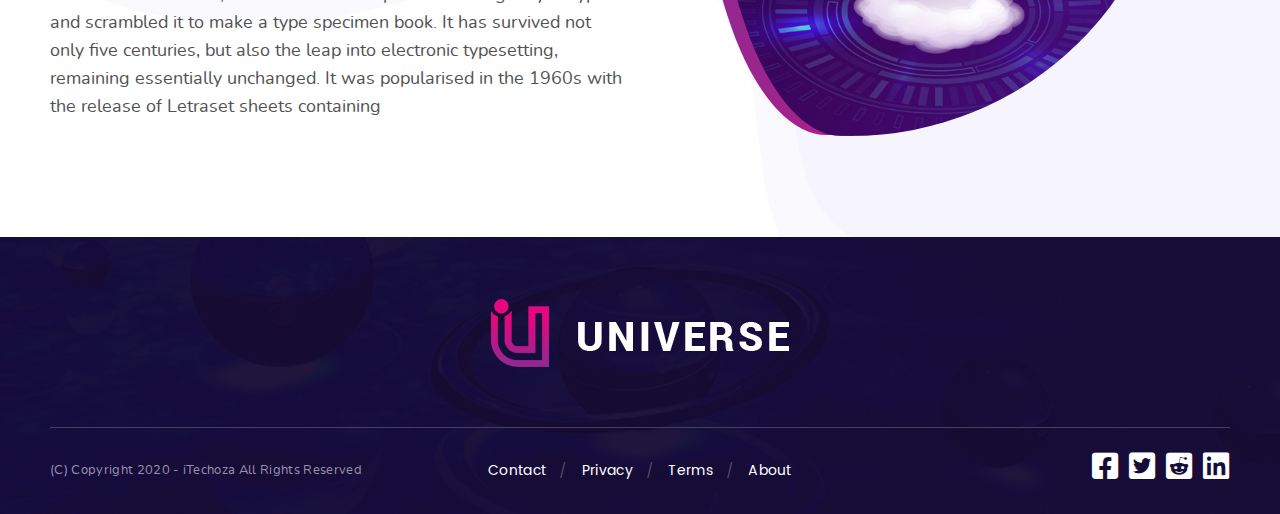
<file: about.html>
<!DOCTYPE html>
<html lang="en">
<head>
<meta http-equiv="Content-Type" content="text/html; charset=utf-8" />
<meta name="viewport" content="width=device-width, initial-scale=1.0" />
	<title>About</title>
	<link rel="stylesheet" type="text/css" href="css/bootstrap.css">
	<link rel="stylesheet" type="text/css" href="css/style.css">
	<link rel="stylesheet" type="text/css" href="css/fontawesome.css">

</head>
<body>
<div class="wrapper">
	<div class="header">
		<div class="container">
			<div  class="main-header">
			<div class="header-logo">
				<a href="index.html"><img src="images/header_logo.png" alt="Cosmos"></a>
			</div>
			<div class="header-nav">
				<nav class="navbar-inverse">
					<div class="navbar-header">
						<button type="button" class="navbar-toggler" data-target="myNavbar">
							<span class="icon-bar line1"></span>
							<span class="icon-bar line2"></span>
							<span class="icon-bar line3"></span>
						</button>
					</div>
					<div class="navbar navbar-collapse" id="myNavbar">
						<ul class="navbar-nav">
							<li class="nav-item"><a href="blog_detail_page.html"><img src="images/big_bang_icon.png" alt="Big Bang">Big Bang</a></li>
							<li class="nav-item dropdown nav-drop-item"><a href="blog_detail_page.html" data-toggle="dropdown"><img src="images/galaxies_icon.png" alt="Galaxies">Galaxies</a>
								<ul class="dropdown-menu">
									<li class="item-menu">
										<a href="javascript:;" class="item-inner"><img src="images/galaxies_icon.png" alt="Galaxies"> Elliptical</a>
									</li>
									<li class="item-menu">
										<a href="javascript:;" class="item-inner"><img src="images/galaxies_icon.png" alt="Galaxies"> Spiral</a>
									</li>
									<li class="item-menu">
										<a href="javascript:;" class="item-inner"><img src="images/galaxies_icon.png" alt="Galaxies"> Irregular</a>
									</li>
									<li class="item-menu">
										<a href="javascript:;" class="item-inner"><img src="images/galaxies_icon.png" alt="Galaxies"> ES0 325-G004</a>
									</li>
									<li class="item-menu">
										<a href="javascript:;" class="item-inner"><img src="images/galaxies_icon.png" alt="Galaxies"> M101</a>
									</li>
									<li class="item-menu">
										<a href="javascript:;" class="item-inner"><img src="images/galaxies_icon.png" alt="Galaxies"> NGC 1569</a>
									</li>
									<li class="item-menu view-link">
										<a href="javascript:;" class="item-inner">View More <i class="fas fa-chevron-right"></i></a>
									</li>
								</ul>
							</li>
							<li class="nav-item dropdown nav-drop-item"><a href="javascript:;" data-toggle="dropdown"><img src="images/star_icon.png" alt="Stars">Stars</a>
								<ul class="dropdown-menu">
									<li class="item-menu">
										<a href="javascript:;" class="item-inner"><img src="images/star_icon.png" alt="Stars"> Alpha Centauri System</a>
									</li>
									<li class="item-menu">
										<a href="javascript:;" class="item-inner"><img src="images/star_icon.png" alt="Stars"> Betelgeuse</a>
									</li>
									<li class="item-menu">
										<a href="javascript:;" class="item-inner"><img src="images/star_icon.png" alt="Stars"> Rigel</a>
									</li>
									<li class="item-menu">
										<a href="javascript:;" class="item-inner"><img src="images/star_icon.png" alt="Stars"> Vega</a>
									</li>
									<li class="item-menu">
										<a href="javascript:;" class="item-inner"><img src="images/star_icon.png" alt="Stars"> Pleiades</a>
									</li>
									<li class="item-menu">
										<a href="javascript:;" class="item-inner"><img src="images/star_icon.png" alt="Stars"> Antares</a>
									</li>
									<li class="item-menu view-link">
										<a href="javascript:;" class="item-inner">View More <i class="fas fa-chevron-right"></i></a>
									</li>
								</ul>
							</li>
							<li class="nav-item dropdown"><a href="blog_detail_page.html" data-toggle="dropdown"><img src="images/solar_system_icon.png" alt="Solar System">Solar System</a>
								<ul class="dropdown-menu">
									<li class="item-menu solar-item">
										<a href="javascript:;" class="item-inner">
											<div class="solar-box">
												<div class="solar-img">
													<img src="images/mercury.png" alt="Mercury">
												</div>
												<div class="solar-content">
													<h4>Mercury</h4>
													<p>Zipping around the sun in only 88 days, Mercury is the closest planet to the sun, and it's also the smallest,</p>
												</div>
											</div>
										</a>
									</li>
									<li class="item-menu solar-item">
										<a href="javascript:;" class="item-inner">
											<div class="solar-box">
												<div class="solar-img">
													<img src="images/venus.png" alt="Venus">
												</div>
												<div class="solar-content">
													<h4>Venus</h4>
													<p>The second planet from the sun, Venus is Earth's twin in size. Radar images beneath its atmosphere reveal.</p>
												</div>
											</div>
										</a>
									</li>
									<li class="item-menu solar-item">
										<a href="javascript:;" class="item-inner">
											<div class="solar-box">
												<div class="solar-img">
													<img src="images/earth.png" alt="Earth">
												</div>
												<div class="solar-content">
													<h4>Earth</h4>
													<p>The third planet from the sun, Earth is a waterworld, with two-thirds of the planet covered by ocean.</p>
												</div>
											</div>
										</a>
									</li>
									<li class="item-menu solar-item">
										<a href="javascript:;" class="item-inner">
											<div class="solar-box">
												<div class="solar-img">
													<img src="images/mars.png" alt="Mars">
												</div>
												<div class="solar-content">
													<h4>Mars</h4>
													<p>The fourth planet from the sun is Mars, and it's a cold, desert-like place covered in dust.</p>
												</div>
											</div>
										</a>
									</li>
									<li class="item-menu solar-item">
										<a href="javascript:;" class="item-inner">
											<div class="solar-box">
												<div class="solar-img">
													<img src="images/jupiter.png" alt="Jupiter">
												</div>
												<div class="solar-content">
													<h4>Jupiter</h4>
													<p>The fifth planet from the sun, Jupiter is a giant gas world that is the most massive planet in our solar system</p>
												</div>
											</div>
										</a>
									</li>
									<li class="item-menu solar-item">
										<a href="javascript:;" class="item-inner">
											<div class="solar-box">
												<div class="solar-img">
													<img src="images/saturn.png" alt="Saturn">
												</div>
												<div class="solar-content">
													<h4>Saturn</h4>
													<p>The sixth planet from the sun, Saturn is known most for its rings. When polymath Galileo Galilei first studied Saturn</p>
												</div>
											</div>
										</a>
									</li>
									<li class="item-menu solar-item">
										<a href="javascript:;" class="item-inner">
											<div class="solar-box">
												<div class="solar-img">
													<img src="images/uranus.png" alt="Uranus">
												</div>
												<div class="solar-content">
													<h4>Uranus</h4>
													<p>The seventh planet from the sun, Uranus is an oddball. It has clouds made of hydrogen sulfide,</p>
												</div>
											</div>
										</a>
									</li>
									<li class="item-menu solar-item">
										<a href="javascript:;" class="item-inner">
											<div class="solar-box">
												<div class="solar-img">
													<img src="images/neptune.png" alt="Neptune">
												</div>
												<div class="solar-content">
													<h4>Neptune</h4>
													<p>The eighth planet from the sun, Neptune is about the size of Uranus and is known for supersonic strong winds.</p>
												</div>
											</div>
										</a>
									</li>
									<li class="item-menu solar-item">
										<a href="javascript:;" class="item-inner">
											<div class="solar-box">
												<div class="solar-img">
													<img src="images/pluto.png" alt="Pluto">
												</div>
												<div class="solar-content">
													<h4>Pluto</h4>
													<p>Once the ninth planet from the sun, Pluto is unlike other planets in many respects. It is smaller than Earth's moon;</p>
												</div>
											</div>
										</a>
									</li>
								</ul>

							</li>
							<li class="nav-item"><a href="blog_detail_page.html"><img src="images/blackhole_icon.png" alt="Blackhole">Blackhole</a></li>
							<li class="nav-item dropdown">
								<a href="blog_detail_page.html" data-toggle="dropdown"><img src="images/satellite_icon.png" alt="Satellites">Satellites</a>
								<ul class="dropdown-menu">
									<li class="item-menu solar-item">
										<a href="javascript:;" class="item-inner">
											<div class="solar-box">
												<div class="solar-img">
													<img src="images/satellite_icon.png" alt="Satellites">
												</div>
												<div class="solar-content">
													<h4>Artificial satellite</h4>
													<p>4 October 1957</p>
												</div>
											</div>
										</a>
									</li>
									<li class="item-menu solar-item">
										<a href="javascript:;" class="item-inner">
											<div class="solar-box">
												<div class="solar-img">
													<img src="images/satellite_icon.png" alt="Satellites">
												</div>
												<div class="solar-content">
													<h4>Ariane 5</h4>
													<p>4 October 1957</p>
												</div>
											</div>
										</a>
									</li>
									<li class="item-menu solar-item">
										<a href="javascript:;" class="item-inner">
											<div class="solar-box">
												<div class="solar-img">
													<img src="images/satellite_icon.png" alt="Satellites">
												</div>
												<div class="solar-content">
													<h4>Dnepr</h4>
													<p>21 April 1999</p>
												</div>
											</div>
										</a>
									</li>
									<li class="item-menu solar-item">
										<a href="javascript:;" class="item-inner">
											<div class="solar-box">
												<div class="solar-img">
													<img src="images/satellite_icon.png" alt="Satellites">
												</div>
												<div class="solar-content">
													<h4>Delta IV</h4>
													<p>10 June 2006</p>
												</div>
											</div>
										</a>
									</li>
									<li class="item-menu solar-item">
										<a href="javascript:;" class="item-inner">
											<div class="solar-box">
												<div class="solar-img">
													<img src="images/satellite_icon.png" alt="Satellites">
												</div>
												<div class="solar-content">
													<h4>Falcon 9</h4>
													<p>4 June 2010</p>
												</div>
											</div>
										</a>
									</li>
									<li class="item-menu solar-item">
										<a href="javascript:;" class="item-inner">
											<div class="solar-box">
												<div class="solar-img">
													<img src="images/satellite_icon.png" alt="Satellites">
												</div>
												<div class="solar-content">
													<h4>Atlas V</h4>
													<p>4 June 2016</p>
												</div>
											</div>
										</a>
									</li>
									<li class="item-menu solar-item view-link">
										<a href="javascript:;" class="item-inner">View More <i class="fas fa-chevron-right"></i></a>
									</li>
								</ul>
							</li>
							<li class="nav-item dropdown scientists"><a href="scientists_listing_page.html" data-toggle="dropdown"><img src="images/scientist_icon.png" alt="Scientists">Scientists</a>
								<ul class="dropdown-menu">
									<li class="item-menu solar-item">
										<a href="bio_page.html" class="item-inner">
											<div class="solar-box">
												<div class="solar-img">
													<img src="images/scientists/edward_stone.jpg" alt="Edward C. Stone">
												</div>
												<div class="solar-content">
													<h4>Edward C. Stone</h4>
													<p>23 January 1936</p>
												</div>
											</div>
										</a>
									</li>
									<li class="item-menu solar-item">
										<a href="bio_page.html" class="item-inner">
											<div class="solar-box">
												<div class="solar-img">
													<img src="images/scientists/ellen_stofan.jpg" alt="Ellen Stofan">
												</div>
												<div class="solar-content">
													<h4>Ellen Stofan</h4>
													<p>24 February 1961</p>
												</div>
											</div>
										</a>
									</li>
									<li class="item-menu solar-item">
										<a href="bio_page.html" class="item-inner">
											<div class="solar-box">
												<div class="solar-img">
													<img src="images/scientists/squyres_headshot.jpg" alt="Steve Squyres">
												</div>
												<div class="solar-content">
													<h4>Steve Squyres</h4>
													<p>9 January 1957</p>
												</div>
											</div>
										</a>
									</li>
									<li class="item-menu solar-item">
										<a href="bio_page.html" class="item-inner">
											<div class="solar-box">
												<div class="solar-img">
													<img src="images/scientists/robert_r_gilruth.jpg" alt="Edward C. Stone">
												</div>
												<div class="solar-content">
													<h4>Robert R. Gilruth</h4>
													<p>8 October 1913</p>
												</div>
											</div>
										</a>
									</li>
									<li class="item-menu solar-item">
										<a href="bio_page.html" class="item-inner">
											<div class="solar-box">
												<div class="solar-img">
													<img src="images/scientists/peggy_whitson.jpg" alt="Peggy Whitson">
												</div>
												<div class="solar-content">
													<h4>Peggy Whitson</h4>
													<p>9 February 1960</p>
												</div>
											</div>
										</a>
									</li>
									<li class="item-menu solar-item">
										<a href="bio_page.html" class="item-inner">
											<div class="solar-box">
												<div class="solar-img">
													<img src="images/scientists/brian_schmidt.jpg" alt="Brian Schmidt">
												</div>
												<div class="solar-content">
													<h4>Brian Schmidt</h4>
													<p>24 February 1967</p>
												</div>
											</div>
										</a>
									</li>
									<li class="item-menu solar-item view-link">
										<a href="scientists_listing_page.html" class="item-inner">View More <i class="fas fa-chevron-right"></i></a>
									</li>
								</ul>
							</li>
						</ul>
					</div>
				</nav>
			</div><!--end of header-nav-->
			<div class="header-right">
				<div class="header-right-inner">
					<div class="header-search">
						<form class="form-search">
							<div class="form-group search-field">
								<input type="search" class="form-control" placeholder="Your Hubble">
								<i class="fa fa-search"></i>
							</div>
						</form>
						<div class="nav-search">
							<a href="javascript:;" class="search-icon"><i class="fa fa-search"></i></a>
							<form method="get" class="hdr-form-search">
								<div class="form-group search-field">
									<input type="search" class="form-control" placeholder="Your Hubble">
									<i class="fa fa-search"></i>
								</div>
							</form>
						</div>
					</div>
					<div class="join-btn-right">
					<a href="sign_up.html" class="btn join-btn btn-join-hdr"><i class="far fa-user"></i> Join the Community</a>
						<div class="join-nav-btn">
							<a href="javascript:;" class="join-btn-icon"><i class="far fa-user"></i></a>
							<div class="hdr-join-btn">
								<a href="sign_up.html" class="btn join-btn"><i class="far fa-user"></i> Join the Community</a>
							</div>
						</div>
					</div>
				</div>
			</div><!--end of header-right-->
		</div>
		</div>
	</div><!--end of header-->
	<div class="sub-banner">
		<div class="container">
			<div class="banner-content">
				<h2 class="banner-title">About</h2>
			</div>
		</div>
	</div><!--end of sub banner -->
	<div class="section-dual section-white">
		<div class="container">
			<div class="row">
				
				<div class="col-lg-6 col-md-12 col-sm-12 col-xs-12 left-img">
					<div class="img-full">
						<img src="images/about_img.png" alt="Cosmos">
					</div>
				</div>
				<div class="col-lg-6 col-md-12 col-sm-12 col-xs-12 right-content">
					<div class="sec-title">
						<h2 class="sec-tit">The printing and typesetting industry</h2>
					</div>
					<p>Lorem Ipsum is simply dummy text of the printing and typesetting industry. Lorem Ipsum has been the industry's standard dummy text ever since the 1500s when an unknown printer took a galley of type and scrambled it to make a type specimen book.</p>
					<p>Lorem Ipsum is simply dummy text of the printing and typesetting industry. Lorem Ipsum has been the industry's standard dummy text ever since the 1500s, when an unknown printer took a galley of type and scrambled it to make a type specimen book. It has survived not only five centuries, but also the leap into electronic typesetting, remaining essentially unchanged. It was popularised in the 1960s with the release of Letraset sheets containing</p>
				</div>
			</div>
		</div>
	</div>
	<div class="dual-sec2 section-white">
		<div class="container">
			<div class="row">
				<div class="col-lg-6 col-md-12 col-sm-12 col-xs-12 right-img">
					<div class="img-full">
						<img src="images/rocket_img.jpg" alt="Cosmos">
					</div>
				</div>
				<div class="col-lg-6 col-md-12 col-sm-12 col-xs-12 left-content">
					<div class="sec-title">
						<h2 class="sec-tit">Lorem Ipsum is simply dummy text</h2>
					</div>
					<p>Lorem Ipsum is simply dummy text of the printing and typesetting industry. Lorem Ipsum has been the industry's standard dummy text ever since the 1500s when an unknown printer took a galley of type and scrambled it to make a type specimen book.</p>
					<p>Lorem Ipsum is simply dummy text of the printing and typesetting industry. Lorem Ipsum has been the industry's standard dummy text ever since the 1500s, when an unknown printer took a galley of type and scrambled it to make a type specimen book. It has survived not only five centuries, but also the leap into electronic typesetting, remaining essentially unchanged. It was popularised in the 1960s with the release of Letraset sheets containing</p>
				</div>
				
			</div>
		</div>
	</div>
	<footer>
		<div class="container">
			<div class="footer-top">
				<div class="footer-logo">
					<img src="images/footer_logo.png" alt="Cosmos">
				</div>
			</div>
			<div class="footer-bottom">
				<div class="left-copyright foot-block">
					<p class="copyright">(C) Copyright 2020 - iTechoza All Rights Reserved</p>
				</div>
				<div class="foot-nav-link foot-block">
					<ul>
						<li><a href="contact.html">Contact</a></li>
						<li><a href="privacy_policy.html">Privacy</a></li>
						<li><a href="terms_condition.html">Terms</a></li>
						<li><a href="about.html">About</a></li>
					</ul>
				</div>
				<div class="social-media foot-block">
					<ul class="social-media-list">
						<li><a href="javascript:;"><i class="fab fa-facebook-square"></i>fb</a></li>
						<li><a href="javascript:;"><i class="fab fa-twitter-square"></i>tw</a></li>
						<li><a href="javascript:;"><i class="fab fa-reddit-square"></i>rd</a></li>
						<li><a href="javascript:;"><i class="fab fa-linkedin"></i>li</a></li>
					</ul>
				</div>
			</div>
		</div>
	</footer>
</div><!-- end of wrapper -->
<script src="js/jquery_v3_5_1.js"></script>
<script src="js/bootstrap.js"></script>
<script src="js/main.js"></script>
</body>
</html>
</file>
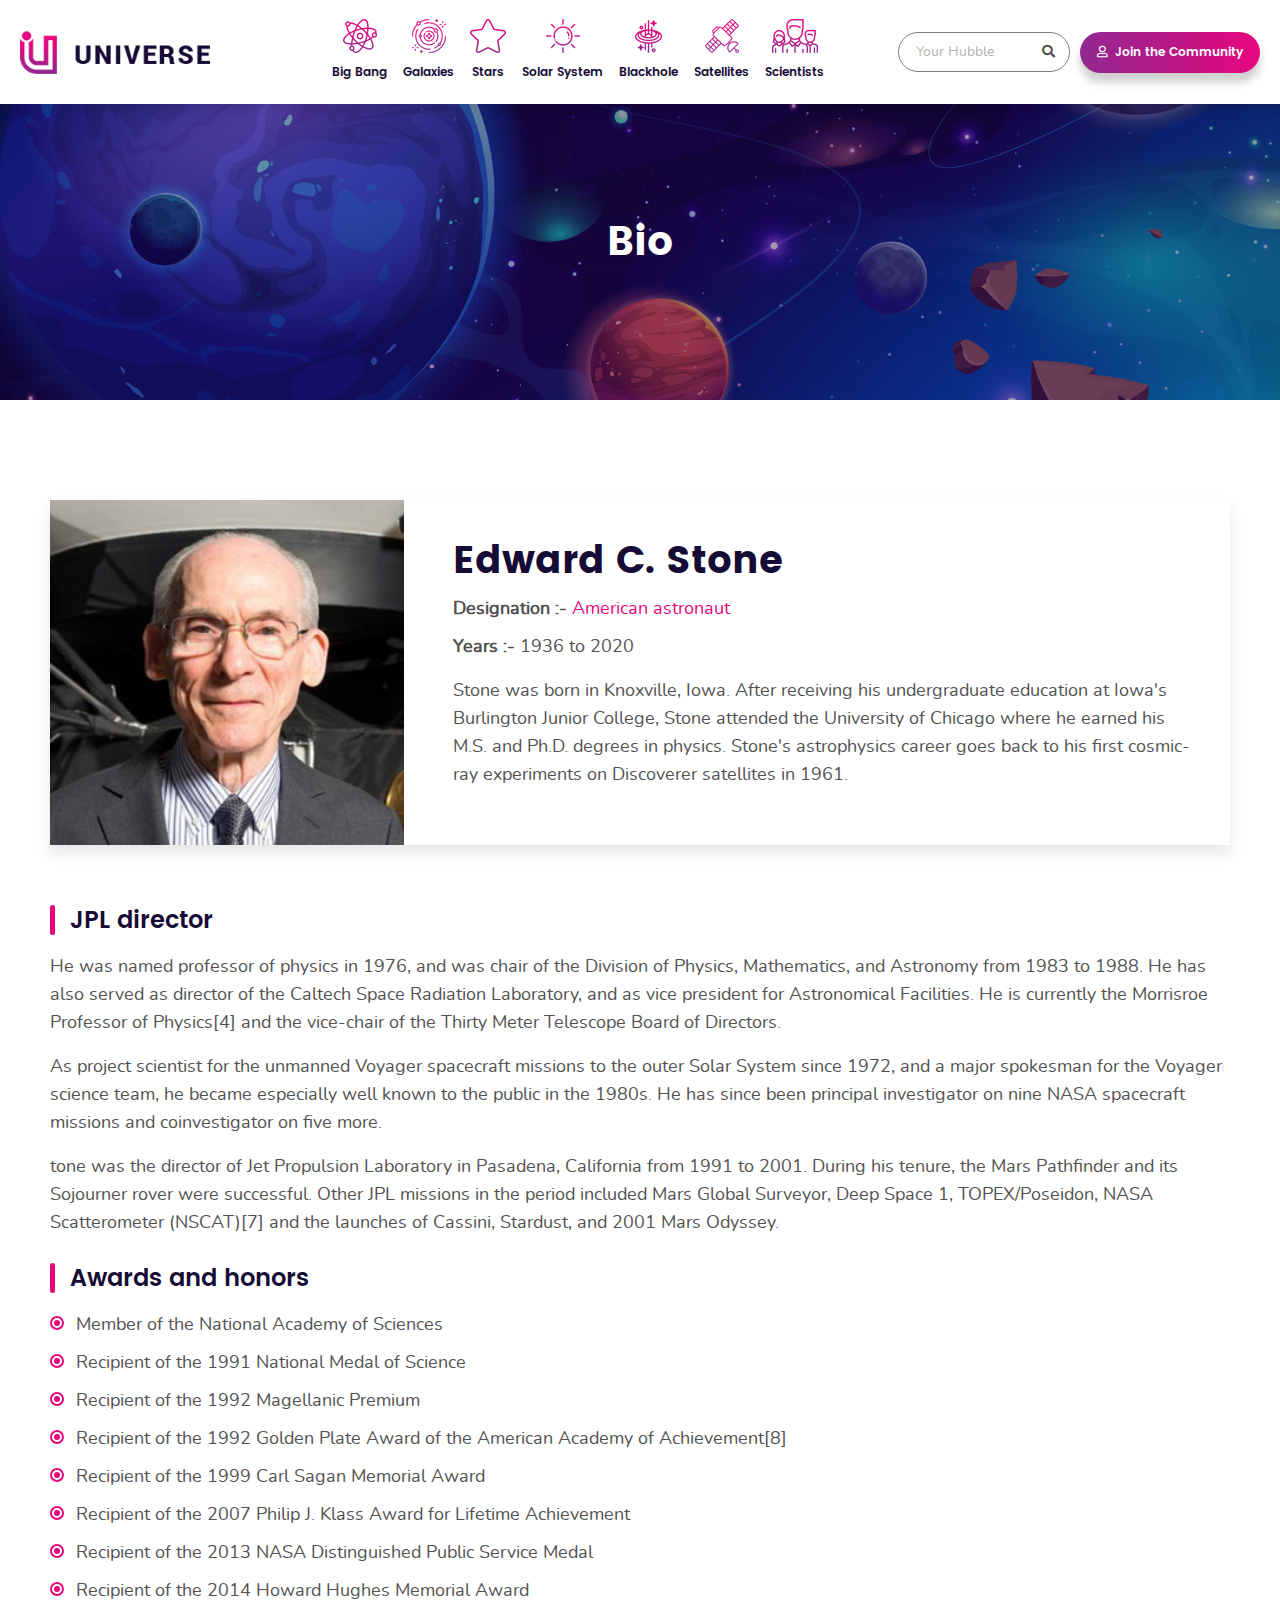
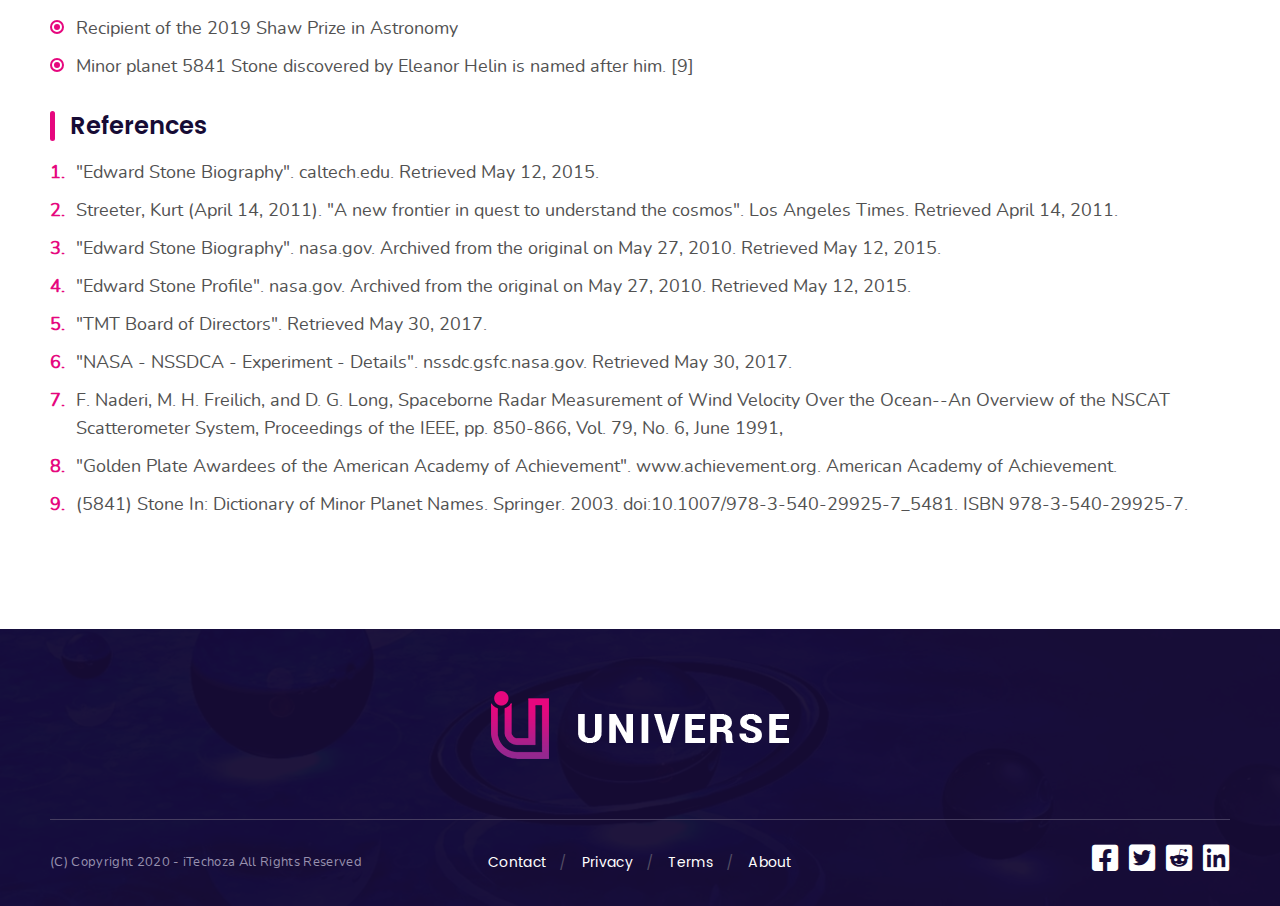
<file: bio_page.html>
<!DOCTYPE html>
<html lang="en">
<head>
<meta http-equiv="Content-Type" content="text/html; charset=utf-8" />
<meta name="viewport" content="width=device-width, initial-scale=1.0" />
	<title>Scientist Page</title>
	<link rel="stylesheet" type="text/css" href="css/bootstrap.css">
	<link rel="stylesheet" type="text/css" href="css/style.css">
	<link rel="stylesheet" type="text/css" href="css/fontawesome.css">

</head>
<body>
<div class="wrapper">
<div class="header">
		<div class="container">
			<div  class="main-header">
			<div class="header-logo">
				<a href="index.html"><img src="images/header_logo.png" alt="Cosmos"></a>
			</div>
			<div class="header-nav">
				<nav class="navbar-inverse">
					<div class="navbar-header">
						<button type="button" class="navbar-toggler" data-target="myNavbar">
							<span class="icon-bar line1"></span>
							<span class="icon-bar line2"></span>
							<span class="icon-bar line3"></span>
						</button>
					</div>
					<div class="navbar navbar-collapse" id="myNavbar">
						<ul class="navbar-nav">
							<li class="nav-item"><a href="blog_detail_page.html"><img src="images/big_bang_icon.png" alt="Big Bang">Big Bang</a></li>
							<li class="nav-item dropdown nav-drop-item"><a href="blog_detail_page.html" data-toggle="dropdown"><img src="images/galaxies_icon.png" alt="Galaxies">Galaxies</a>
								<ul class="dropdown-menu">
									<li class="item-menu">
										<a href="javascript:;" class="item-inner"><img src="images/galaxies_icon.png" alt="Galaxies"> Elliptical</a>
									</li>
									<li class="item-menu">
										<a href="javascript:;" class="item-inner"><img src="images/galaxies_icon.png" alt="Galaxies"> Spiral</a>
									</li>
									<li class="item-menu">
										<a href="javascript:;" class="item-inner"><img src="images/galaxies_icon.png" alt="Galaxies"> Irregular</a>
									</li>
									<li class="item-menu">
										<a href="javascript:;" class="item-inner"><img src="images/galaxies_icon.png" alt="Galaxies"> ES0 325-G004</a>
									</li>
									<li class="item-menu">
										<a href="javascript:;" class="item-inner"><img src="images/galaxies_icon.png" alt="Galaxies"> M101</a>
									</li>
									<li class="item-menu">
										<a href="javascript:;" class="item-inner"><img src="images/galaxies_icon.png" alt="Galaxies"> NGC 1569</a>
									</li>
									<li class="item-menu view-link">
										<a href="javascript:;" class="item-inner">View More <i class="fas fa-chevron-right"></i></a>
									</li>
								</ul>
							</li>
							<li class="nav-item dropdown nav-drop-item"><a href="javascript:;" data-toggle="dropdown"><img src="images/star_icon.png" alt="Stars">Stars</a>
								<ul class="dropdown-menu">
									<li class="item-menu">
										<a href="javascript:;" class="item-inner"><img src="images/star_icon.png" alt="Stars"> Alpha Centauri System</a>
									</li>
									<li class="item-menu">
										<a href="javascript:;" class="item-inner"><img src="images/star_icon.png" alt="Stars"> Betelgeuse</a>
									</li>
									<li class="item-menu">
										<a href="javascript:;" class="item-inner"><img src="images/star_icon.png" alt="Stars"> Rigel</a>
									</li>
									<li class="item-menu">
										<a href="javascript:;" class="item-inner"><img src="images/star_icon.png" alt="Stars"> Vega</a>
									</li>
									<li class="item-menu">
										<a href="javascript:;" class="item-inner"><img src="images/star_icon.png" alt="Stars"> Pleiades</a>
									</li>
									<li class="item-menu">
										<a href="javascript:;" class="item-inner"><img src="images/star_icon.png" alt="Stars"> Antares</a>
									</li>
									<li class="item-menu view-link">
										<a href="javascript:;" class="item-inner">View More <i class="fas fa-chevron-right"></i></a>
									</li>
								</ul>
							</li>
							<li class="nav-item dropdown"><a href="blog_detail_page.html" data-toggle="dropdown"><img src="images/solar_system_icon.png" alt="Solar System">Solar System</a>
								<ul class="dropdown-menu">
									<li class="item-menu solar-item">
										<a href="javascript:;" class="item-inner">
											<div class="solar-box">
												<div class="solar-img">
													<img src="images/mercury.png" alt="Mercury">
												</div>
												<div class="solar-content">
													<h4>Mercury</h4>
													<p>Zipping around the sun in only 88 days, Mercury is the closest planet to the sun, and it's also the smallest,</p>
												</div>
											</div>
										</a>
									</li>
									<li class="item-menu solar-item">
										<a href="javascript:;" class="item-inner">
											<div class="solar-box">
												<div class="solar-img">
													<img src="images/venus.png" alt="Venus">
												</div>
												<div class="solar-content">
													<h4>Venus</h4>
													<p>The second planet from the sun, Venus is Earth's twin in size. Radar images beneath its atmosphere reveal.</p>
												</div>
											</div>
										</a>
									</li>
									<li class="item-menu solar-item">
										<a href="javascript:;" class="item-inner">
											<div class="solar-box">
												<div class="solar-img">
													<img src="images/earth.png" alt="Earth">
												</div>
												<div class="solar-content">
													<h4>Earth</h4>
													<p>The third planet from the sun, Earth is a waterworld, with two-thirds of the planet covered by ocean.</p>
												</div>
											</div>
										</a>
									</li>
									<li class="item-menu solar-item">
										<a href="javascript:;" class="item-inner">
											<div class="solar-box">
												<div class="solar-img">
													<img src="images/mars.png" alt="Mars">
												</div>
												<div class="solar-content">
													<h4>Mars</h4>
													<p>The fourth planet from the sun is Mars, and it's a cold, desert-like place covered in dust.</p>
												</div>
											</div>
										</a>
									</li>
									<li class="item-menu solar-item">
										<a href="javascript:;" class="item-inner">
											<div class="solar-box">
												<div class="solar-img">
													<img src="images/jupiter.png" alt="Jupiter">
												</div>
												<div class="solar-content">
													<h4>Jupiter</h4>
													<p>The fifth planet from the sun, Jupiter is a giant gas world that is the most massive planet in our solar system</p>
												</div>
											</div>
										</a>
									</li>
									<li class="item-menu solar-item">
										<a href="javascript:;" class="item-inner">
											<div class="solar-box">
												<div class="solar-img">
													<img src="images/saturn.png" alt="Saturn">
												</div>
												<div class="solar-content">
													<h4>Saturn</h4>
													<p>The sixth planet from the sun, Saturn is known most for its rings. When polymath Galileo Galilei first studied Saturn</p>
												</div>
											</div>
										</a>
									</li>
									<li class="item-menu solar-item">
										<a href="javascript:;" class="item-inner">
											<div class="solar-box">
												<div class="solar-img">
													<img src="images/uranus.png" alt="Uranus">
												</div>
												<div class="solar-content">
													<h4>Uranus</h4>
													<p>The seventh planet from the sun, Uranus is an oddball. It has clouds made of hydrogen sulfide,</p>
												</div>
											</div>
										</a>
									</li>
									<li class="item-menu solar-item">
										<a href="javascript:;" class="item-inner">
											<div class="solar-box">
												<div class="solar-img">
													<img src="images/neptune.png" alt="Neptune">
												</div>
												<div class="solar-content">
													<h4>Neptune</h4>
													<p>The eighth planet from the sun, Neptune is about the size of Uranus and is known for supersonic strong winds.</p>
												</div>
											</div>
										</a>
									</li>
									<li class="item-menu solar-item">
										<a href="javascript:;" class="item-inner">
											<div class="solar-box">
												<div class="solar-img">
													<img src="images/pluto.png" alt="Pluto">
												</div>
												<div class="solar-content">
													<h4>Pluto</h4>
													<p>Once the ninth planet from the sun, Pluto is unlike other planets in many respects. It is smaller than Earth's moon;</p>
												</div>
											</div>
										</a>
									</li>
								</ul>

							</li>
							<li class="nav-item"><a href="blog_detail_page.html"><img src="images/blackhole_icon.png" alt="Blackhole">Blackhole</a></li>
							<li class="nav-item dropdown">
								<a href="blog_detail_page.html" data-toggle="dropdown"><img src="images/satellite_icon.png" alt="Satellites">Satellites</a>
								<ul class="dropdown-menu">
									<li class="item-menu solar-item">
										<a href="javascript:;" class="item-inner">
											<div class="solar-box">
												<div class="solar-img">
													<img src="images/satellite_icon.png" alt="Satellites">
												</div>
												<div class="solar-content">
													<h4>Artificial satellite</h4>
													<p>4 October 1957</p>
												</div>
											</div>
										</a>
									</li>
									<li class="item-menu solar-item">
										<a href="javascript:;" class="item-inner">
											<div class="solar-box">
												<div class="solar-img">
													<img src="images/satellite_icon.png" alt="Satellites">
												</div>
												<div class="solar-content">
													<h4>Ariane 5</h4>
													<p>4 October 1957</p>
												</div>
											</div>
										</a>
									</li>
									<li class="item-menu solar-item">
										<a href="javascript:;" class="item-inner">
											<div class="solar-box">
												<div class="solar-img">
													<img src="images/satellite_icon.png" alt="Satellites">
												</div>
												<div class="solar-content">
													<h4>Dnepr</h4>
													<p>21 April 1999</p>
												</div>
											</div>
										</a>
									</li>
									<li class="item-menu solar-item">
										<a href="javascript:;" class="item-inner">
											<div class="solar-box">
												<div class="solar-img">
													<img src="images/satellite_icon.png" alt="Satellites">
												</div>
												<div class="solar-content">
													<h4>Delta IV</h4>
													<p>10 June 2006</p>
												</div>
											</div>
										</a>
									</li>
									<li class="item-menu solar-item">
										<a href="javascript:;" class="item-inner">
											<div class="solar-box">
												<div class="solar-img">
													<img src="images/satellite_icon.png" alt="Satellites">
												</div>
												<div class="solar-content">
													<h4>Falcon 9</h4>
													<p>4 June 2010</p>
												</div>
											</div>
										</a>
									</li>
									<li class="item-menu solar-item">
										<a href="javascript:;" class="item-inner">
											<div class="solar-box">
												<div class="solar-img">
													<img src="images/satellite_icon.png" alt="Satellites">
												</div>
												<div class="solar-content">
													<h4>Atlas V</h4>
													<p>4 June 2016</p>
												</div>
											</div>
										</a>
									</li>
									<li class="item-menu solar-item view-link">
										<a href="javascript:;" class="item-inner">View More <i class="fas fa-chevron-right"></i></a>
									</li>
								</ul>
							</li>
							<li class="nav-item dropdown scientists"><a href="scientists_listing_page.html" data-toggle="dropdown"><img src="images/scientist_icon.png" alt="Scientists">Scientists</a>
								<ul class="dropdown-menu">
									<li class="item-menu solar-item">
										<a href="bio_page.html" class="item-inner">
											<div class="solar-box">
												<div class="solar-img">
													<img src="images/scientists/edward_stone.jpg" alt="Edward C. Stone">
												</div>
												<div class="solar-content">
													<h4>Edward C. Stone</h4>
													<p>23 January 1936</p>
												</div>
											</div>
										</a>
									</li>
									<li class="item-menu solar-item">
										<a href="bio_page.html" class="item-inner">
											<div class="solar-box">
												<div class="solar-img">
													<img src="images/scientists/ellen_stofan.jpg" alt="Ellen Stofan">
												</div>
												<div class="solar-content">
													<h4>Ellen Stofan</h4>
													<p>24 February 1961</p>
												</div>
											</div>
										</a>
									</li>
									<li class="item-menu solar-item">
										<a href="bio_page.html" class="item-inner">
											<div class="solar-box">
												<div class="solar-img">
													<img src="images/scientists/squyres_headshot.jpg" alt="Steve Squyres">
												</div>
												<div class="solar-content">
													<h4>Steve Squyres</h4>
													<p>9 January 1957</p>
												</div>
											</div>
										</a>
									</li>
									<li class="item-menu solar-item">
										<a href="bio_page.html" class="item-inner">
											<div class="solar-box">
												<div class="solar-img">
													<img src="images/scientists/robert_r_gilruth.jpg" alt="Edward C. Stone">
												</div>
												<div class="solar-content">
													<h4>Robert R. Gilruth</h4>
													<p>8 October 1913</p>
												</div>
											</div>
										</a>
									</li>
									<li class="item-menu solar-item">
										<a href="bio_page.html" class="item-inner">
											<div class="solar-box">
												<div class="solar-img">
													<img src="images/scientists/peggy_whitson.jpg" alt="Peggy Whitson">
												</div>
												<div class="solar-content">
													<h4>Peggy Whitson</h4>
													<p>9 February 1960</p>
												</div>
											</div>
										</a>
									</li>
									<li class="item-menu solar-item">
										<a href="bio_page.html" class="item-inner">
											<div class="solar-box">
												<div class="solar-img">
													<img src="images/scientists/brian_schmidt.jpg" alt="Brian Schmidt">
												</div>
												<div class="solar-content">
													<h4>Brian Schmidt</h4>
													<p>24 February 1967</p>
												</div>
											</div>
										</a>
									</li>
									<li class="item-menu solar-item view-link">
										<a href="scientists_listing_page.html" class="item-inner">View More <i class="fas fa-chevron-right"></i></a>
									</li>
								</ul>
							</li>
						</ul>
					</div>
				</nav>
			</div><!--end of header-nav-->
			<div class="header-right">
				<div class="header-right-inner">
					<div class="header-search">
						<form class="form-search">
							<div class="form-group search-field">
								<input type="search" class="form-control" placeholder="Your Hubble">
								<i class="fa fa-search"></i>
							</div>
						</form>
						<div class="nav-search">
							<a href="javascript:;" class="search-icon"><i class="fa fa-search"></i></a>
							<form method="get" class="hdr-form-search">
								<div class="form-group search-field">
									<input type="search" class="form-control" placeholder="Your Hubble">
									<i class="fa fa-search"></i>
								</div>
							</form>
						</div>
					</div>
					<div class="join-btn-right">
					<a href="sign_up.html" class="btn join-btn btn-join-hdr"><i class="far fa-user"></i> Join the Community</a>
						<div class="join-nav-btn">
							<a href="javascript:;" class="join-btn-icon"><i class="far fa-user"></i></a>
							<div class="hdr-join-btn">
								<a href="sign_up.html" class="btn join-btn"><i class="far fa-user"></i> Join the Community</a>
							</div>
						</div>
					</div>
				</div>
			</div><!--end of header-right-->
		</div>
		</div>
	</div><!--end of header-->
	<div class="sub-banner">
		<div class="container">
			<div class="banner-content">
				<h2 class="banner-title">Bio</h2>
			</div>
		</div>
	</div><!--end of sub banner -->
	<div class="section-bio section-white">
		<div class="container">
			<div class="main-bio-detia">
			<div class="row">
				<div class="col-lg-4 col-md-4 col-sm-12 col-xs-12 left-bio-thumb">
					<div class="bio-img">
						<img src="images/scientists/edward_stone_300X300.jpg" alt="Edward Stone">
					</div>
				</div>
				<div class="col-lg-8 col-md-8 col-sm-12 col-xs-12 right-content">
					<div class="inner-content">
						<h2 class="bio-title">Edward C. Stone</h2>
						<span class="designation"><b>Designation :-</b> American astronaut</span>
						<p class="Years"><b>Years :-</b> 1936 to 2020</p>
						<p>Stone was born in Knoxville, Iowa. After receiving his undergraduate education at Iowa's Burlington Junior College, Stone attended the University of Chicago where he earned his M.S. and Ph.D. degrees in physics. Stone's astrophysics career goes back to his first cosmic-ray experiments on Discoverer satellites in 1961.</p>
					</div>
				</div>
			</div>
			</div>
			<div class="bio-content">
				<h3 class="text-title inner-title">JPL director</h3>
				<p>He was named professor of physics in 1976, and was chair of the Division of Physics, Mathematics, and Astronomy from 1983 to 1988. He has also served as director of the Caltech Space Radiation Laboratory, and as vice president for Astronomical Facilities. He is currently the Morrisroe Professor of Physics[4] and the vice-chair of the Thirty Meter Telescope Board of Directors.</p>
				<p>As project scientist for the unmanned Voyager spacecraft missions to the outer Solar System since 1972, and a major spokesman for the Voyager science team, he became especially well known to the public in the 1980s. He has since been principal investigator on nine NASA spacecraft missions and coinvestigator on five more.</p>
				<p>tone was the director of Jet Propulsion Laboratory in Pasadena, California from 1991 to 2001. During his tenure, the Mars Pathfinder and its Sojourner rover were successful. Other JPL missions in the period included Mars Global Surveyor, Deep Space 1, TOPEX/Poseidon, NASA Scatterometer (NSCAT)[7] and the launches of Cassini, Stardust, and 2001 Mars Odyssey.</p>
				<h3 class="text-title inner-title">Awards and honors</h3>
				<ul class="sec-point">
					<li>Member of the National Academy of Sciences</li>
					<li>Recipient of the 1991 National Medal of Science</li>
					<li>Recipient of the 1992 Magellanic Premium</li>
					<li>Recipient of the 1992 Golden Plate Award of the American Academy of Achievement[8]</li>
					<li>Recipient of the 1999 Carl Sagan Memorial Award</li>
					<li>Recipient of the 2007 Philip J. Klass Award for Lifetime Achievement</li>
					<li>Recipient of the 2013 NASA Distinguished Public Service Medal</li>
					<li>Recipient of the 2014 Howard Hughes Memorial Award</li>
					<li>Recipient of the 2019 Shaw Prize in Astronomy</li>
					<li>Minor planet 5841 Stone discovered by Eleanor Helin is named after him. [9]</li>
				</ul>
				<h3 class="text-title inner-title">References</h3>
				<ol class="sec-number-list">
					<li>"Edward Stone Biography". caltech.edu. Retrieved May 12, 2015.</li>
					 <li>Streeter, Kurt (April 14, 2011). "A new frontier in quest to understand the cosmos". Los Angeles Times. Retrieved April 14, 2011.</li>
					 <li>"Edward Stone Biography". nasa.gov. Archived from the original on May 27, 2010. Retrieved May 12, 2015.</li>
					 <li>"Edward Stone Profile". nasa.gov. Archived from the original on May 27, 2010. Retrieved May 12, 2015.</li>
					 <li>"TMT Board of Directors". Retrieved May 30, 2017.</li>
					 <li>"NASA - NSSDCA - Experiment - Details". nssdc.gsfc.nasa.gov. Retrieved May 30, 2017.</li>
					 <li>F. Naderi, M. H. Freilich, and D. G. Long, Spaceborne Radar Measurement of Wind Velocity Over the Ocean--An Overview of the NSCAT Scatterometer System, Proceedings of the IEEE, pp. 850-866, Vol. 79, No. 6, June 1991,</li>
					 <li>"Golden Plate Awardees of the American Academy of Achievement". www.achievement.org. American Academy of Achievement.</li>
					 <li>(5841) Stone In: Dictionary of Minor Planet Names. Springer. 2003. doi:10.1007/978-3-540-29925-7_5481. ISBN 978-3-540-29925-7.</li>
				</ol>

			</div>
		</div>
	</div>
	<footer>
		<div class="container">
			<div class="footer-top">
				<div class="footer-logo">
					<img src="images/footer_logo.png" alt="Cosmos">
				</div>
			</div>
			<div class="footer-bottom">
				<div class="left-copyright foot-block">
					<p class="copyright">(C) Copyright 2020 - iTechoza All Rights Reserved</p>
				</div>
				<div class="foot-nav-link foot-block">
					<ul>
						<li><a href="contact.html">Contact</a></li>
						<li><a href="privacy_policy.html">Privacy</a></li>
						<li><a href="terms_condition.html">Terms</a></li>
						<li><a href="about.html">About</a></li>
					</ul>
				</div>
				<div class="social-media foot-block">
					<ul class="social-media-list">
						<li><a href="javascript:;"><i class="fab fa-facebook-square"></i>fb</a></li>
						<li><a href="javascript:;"><i class="fab fa-twitter-square"></i>tw</a></li>
						<li><a href="javascript:;"><i class="fab fa-reddit-square"></i>rd</a></li>
						<li><a href="javascript:;"><i class="fab fa-linkedin"></i>li</a></li>
					</ul>
				</div>
			</div>
		</div>
	</footer>
</div><!-- end of wrapper -->
<script src="js/jquery_v3_5_1.js"></script>
<script src="js/bootstrap.js"></script>
<script src="js/main.js"></script>
</body>
</html>
</file>
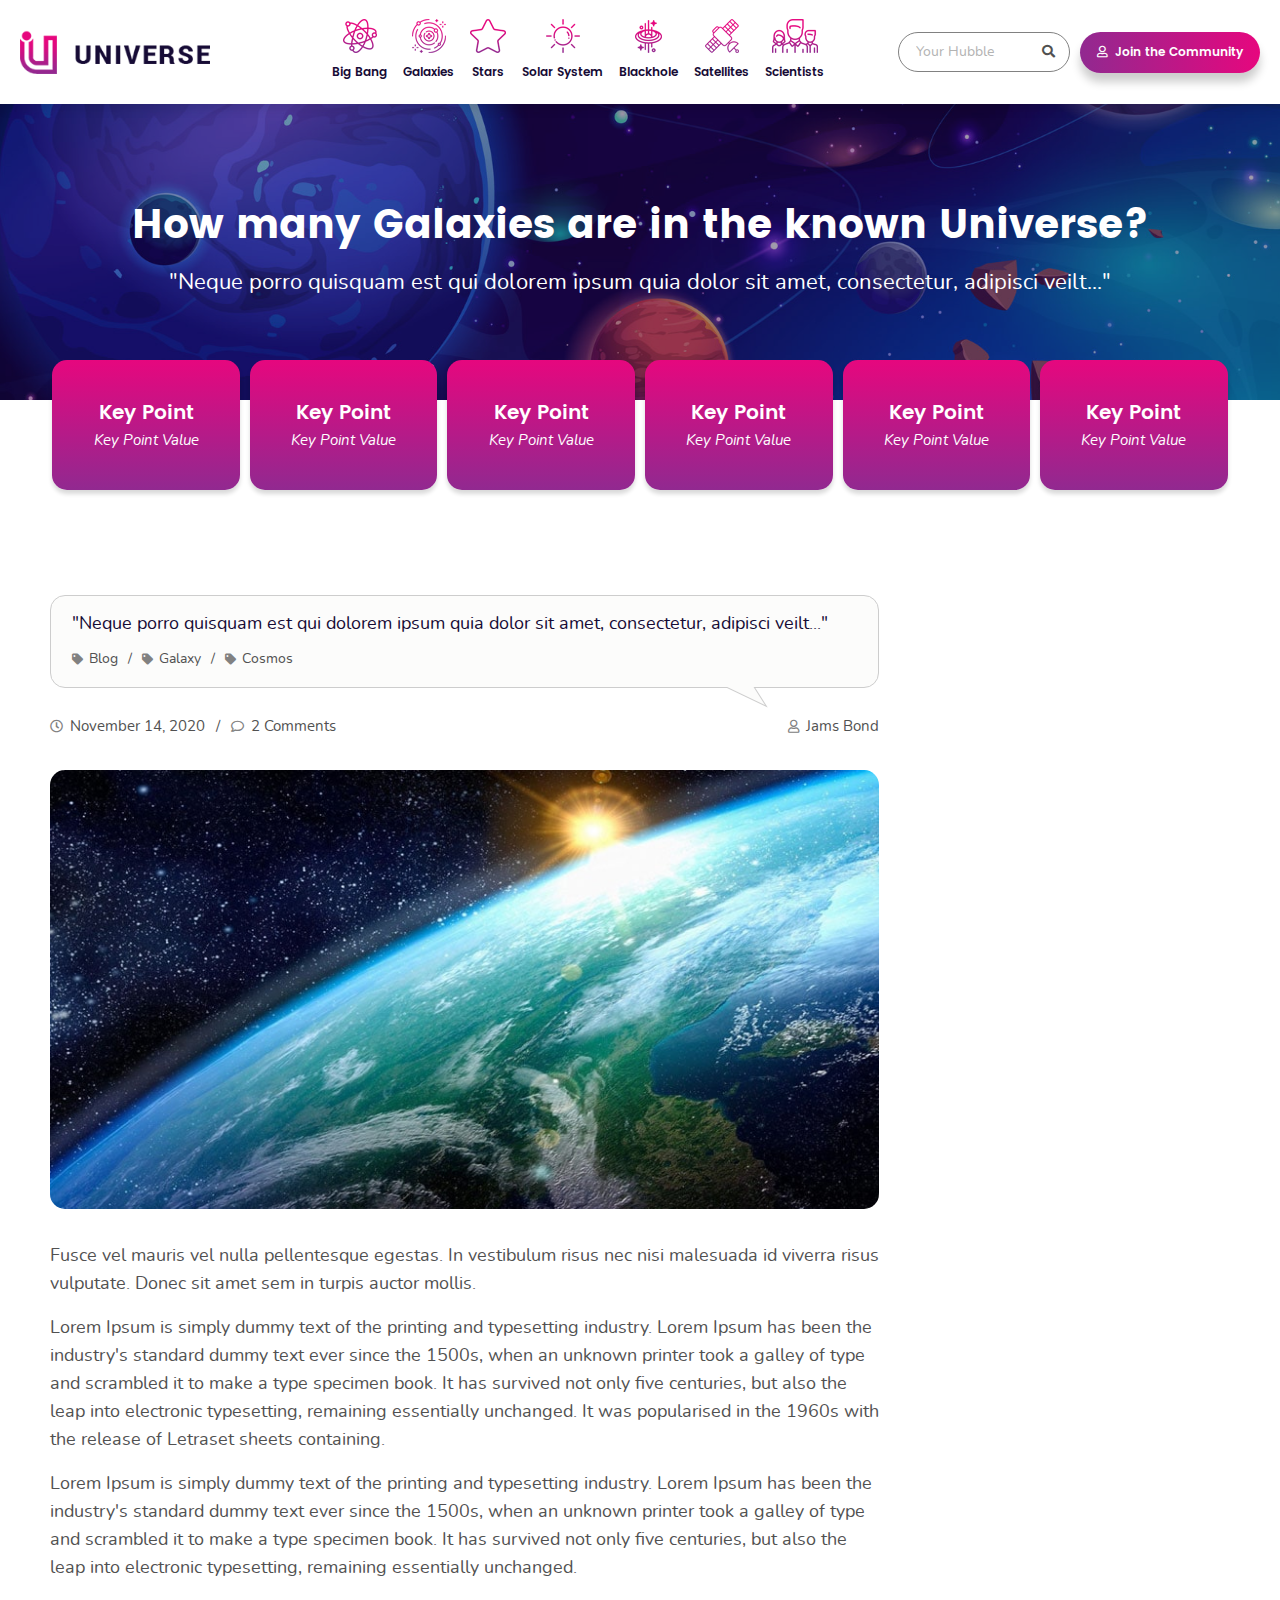
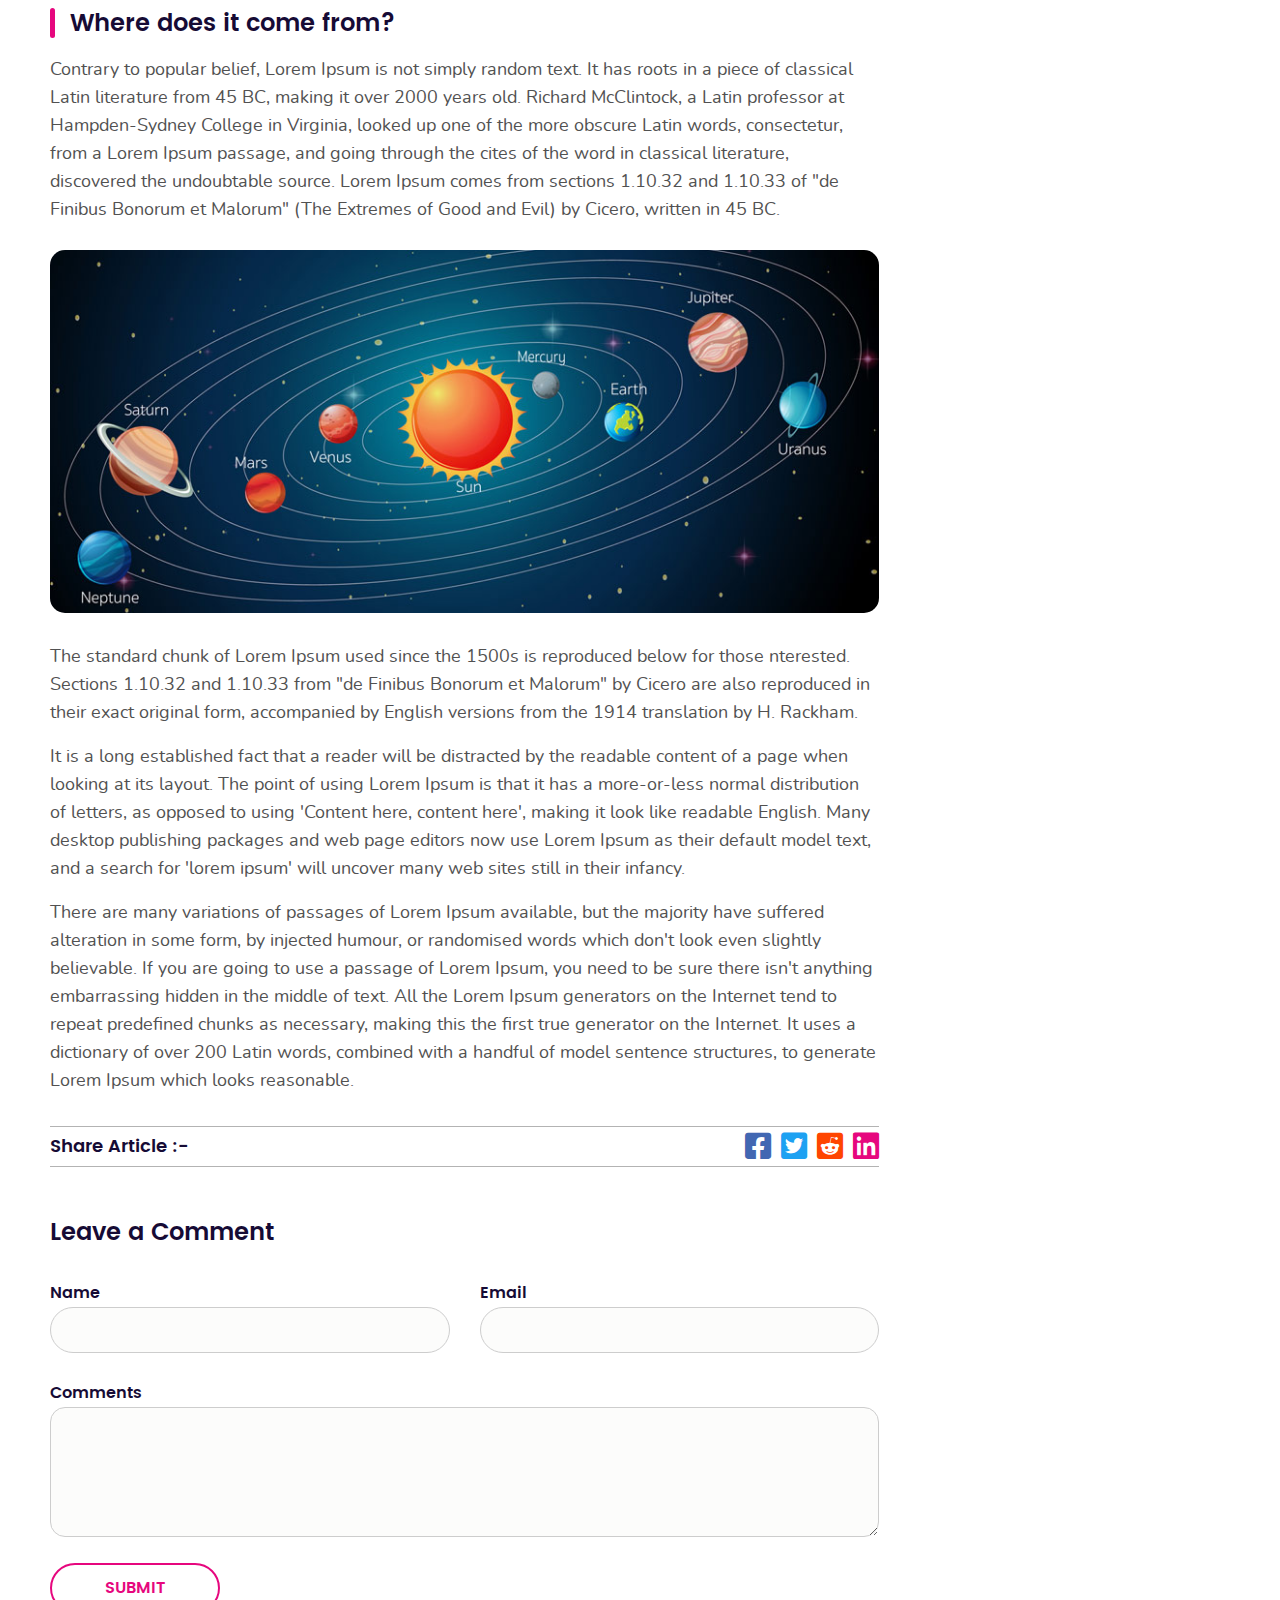
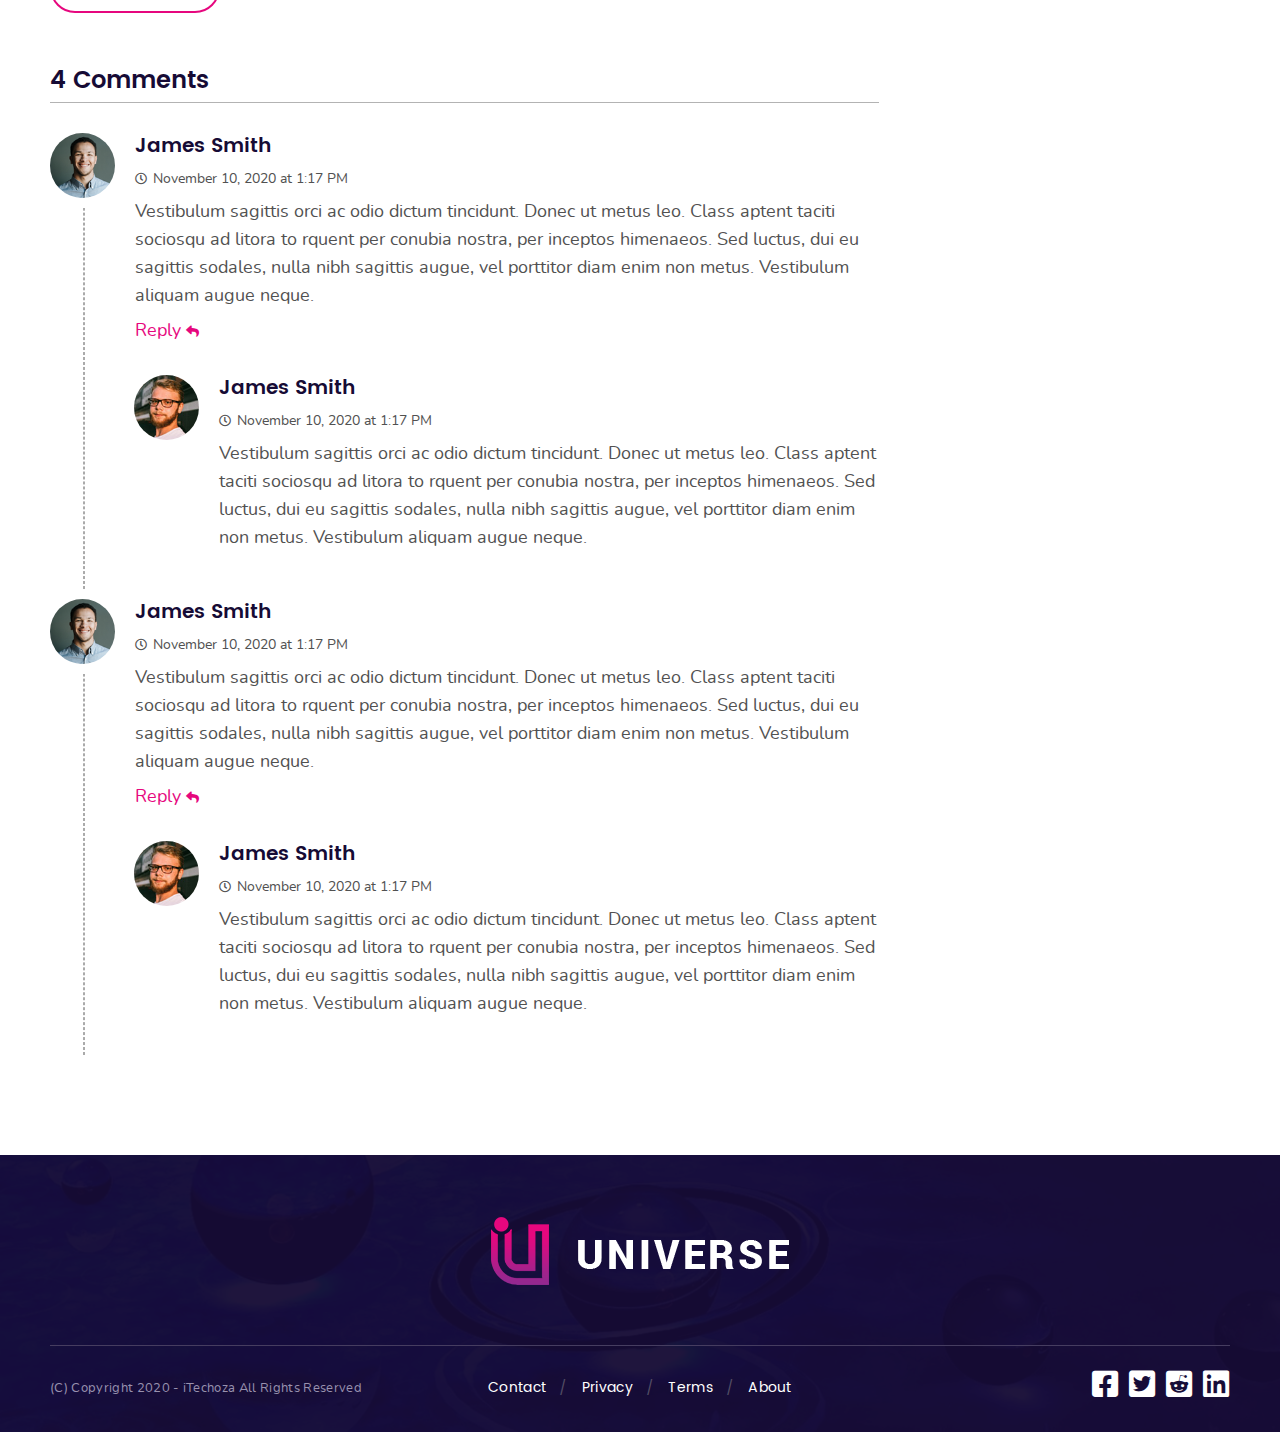
<file: blog_detail_page.html>
<!DOCTYPE html>
<html lang="en">
<head>
<meta http-equiv="Content-Type" content="text/html; charset=utf-8" />
<meta name="viewport" content="width=device-width, initial-scale=1.0" />
	<title>Blog Page</title>
	<link rel="stylesheet" type="text/css" href="css/bootstrap.css">
	<link rel="stylesheet" type="text/css" href="css/style.css">
	<link rel="stylesheet" type="text/css" href="css/fontawesome.css">

</head>
<body>
<div class="wrapper">
<div class="header">
		<div class="container">
			<div  class="main-header">
			<div class="header-logo">
				<a href="index.html"><img src="images/header_logo.png" alt="Cosmos"></a>
			</div>
			<div class="header-nav">
				<nav class="navbar-inverse">
					<div class="navbar-header">
						<button type="button" class="navbar-toggler" data-target="myNavbar">
							<span class="icon-bar line1"></span>
							<span class="icon-bar line2"></span>
							<span class="icon-bar line3"></span>
						</button>
					</div>
					<div class="navbar navbar-collapse" id="myNavbar">
						<ul class="navbar-nav">
							<li class="nav-item"><a href="blog_detail_page.html"><img src="images/big_bang_icon.png" alt="Big Bang">Big Bang</a></li>
							<li class="nav-item dropdown nav-drop-item"><a href="blog_detail_page.html" data-toggle="dropdown"><img src="images/galaxies_icon.png" alt="Galaxies">Galaxies</a>
								<ul class="dropdown-menu">
									<li class="item-menu">
										<a href="javascript:;" class="item-inner"><img src="images/galaxies_icon.png" alt="Galaxies"> Elliptical</a>
									</li>
									<li class="item-menu">
										<a href="javascript:;" class="item-inner"><img src="images/galaxies_icon.png" alt="Galaxies"> Spiral</a>
									</li>
									<li class="item-menu">
										<a href="javascript:;" class="item-inner"><img src="images/galaxies_icon.png" alt="Galaxies"> Irregular</a>
									</li>
									<li class="item-menu">
										<a href="javascript:;" class="item-inner"><img src="images/galaxies_icon.png" alt="Galaxies"> ES0 325-G004</a>
									</li>
									<li class="item-menu">
										<a href="javascript:;" class="item-inner"><img src="images/galaxies_icon.png" alt="Galaxies"> M101</a>
									</li>
									<li class="item-menu">
										<a href="javascript:;" class="item-inner"><img src="images/galaxies_icon.png" alt="Galaxies"> NGC 1569</a>
									</li>
									<li class="item-menu view-link">
										<a href="javascript:;" class="item-inner">View More <i class="fas fa-chevron-right"></i></a>
									</li>
								</ul>
							</li>
							<li class="nav-item dropdown nav-drop-item"><a href="javascript:;" data-toggle="dropdown"><img src="images/star_icon.png" alt="Stars">Stars</a>
								<ul class="dropdown-menu">
									<li class="item-menu">
										<a href="javascript:;" class="item-inner"><img src="images/star_icon.png" alt="Stars"> Alpha Centauri System</a>
									</li>
									<li class="item-menu">
										<a href="javascript:;" class="item-inner"><img src="images/star_icon.png" alt="Stars"> Betelgeuse</a>
									</li>
									<li class="item-menu">
										<a href="javascript:;" class="item-inner"><img src="images/star_icon.png" alt="Stars"> Rigel</a>
									</li>
									<li class="item-menu">
										<a href="javascript:;" class="item-inner"><img src="images/star_icon.png" alt="Stars"> Vega</a>
									</li>
									<li class="item-menu">
										<a href="javascript:;" class="item-inner"><img src="images/star_icon.png" alt="Stars"> Pleiades</a>
									</li>
									<li class="item-menu">
										<a href="javascript:;" class="item-inner"><img src="images/star_icon.png" alt="Stars"> Antares</a>
									</li>
									<li class="item-menu view-link">
										<a href="javascript:;" class="item-inner">View More <i class="fas fa-chevron-right"></i></a>
									</li>
								</ul>
							</li>
							<li class="nav-item dropdown"><a href="blog_detail_page.html" data-toggle="dropdown"><img src="images/solar_system_icon.png" alt="Solar System">Solar System</a>
								<ul class="dropdown-menu">
									<li class="item-menu solar-item">
										<a href="javascript:;" class="item-inner">
											<div class="solar-box">
												<div class="solar-img">
													<img src="images/mercury.png" alt="Mercury">
												</div>
												<div class="solar-content">
													<h4>Mercury</h4>
													<p>Zipping around the sun in only 88 days, Mercury is the closest planet to the sun, and it's also the smallest,</p>
												</div>
											</div>
										</a>
									</li>
									<li class="item-menu solar-item">
										<a href="javascript:;" class="item-inner">
											<div class="solar-box">
												<div class="solar-img">
													<img src="images/venus.png" alt="Venus">
												</div>
												<div class="solar-content">
													<h4>Venus</h4>
													<p>The second planet from the sun, Venus is Earth's twin in size. Radar images beneath its atmosphere reveal.</p>
												</div>
											</div>
										</a>
									</li>
									<li class="item-menu solar-item">
										<a href="javascript:;" class="item-inner">
											<div class="solar-box">
												<div class="solar-img">
													<img src="images/earth.png" alt="Earth">
												</div>
												<div class="solar-content">
													<h4>Earth</h4>
													<p>The third planet from the sun, Earth is a waterworld, with two-thirds of the planet covered by ocean.</p>
												</div>
											</div>
										</a>
									</li>
									<li class="item-menu solar-item">
										<a href="javascript:;" class="item-inner">
											<div class="solar-box">
												<div class="solar-img">
													<img src="images/mars.png" alt="Mars">
												</div>
												<div class="solar-content">
													<h4>Mars</h4>
													<p>The fourth planet from the sun is Mars, and it's a cold, desert-like place covered in dust.</p>
												</div>
											</div>
										</a>
									</li>
									<li class="item-menu solar-item">
										<a href="javascript:;" class="item-inner">
											<div class="solar-box">
												<div class="solar-img">
													<img src="images/jupiter.png" alt="Jupiter">
												</div>
												<div class="solar-content">
													<h4>Jupiter</h4>
													<p>The fifth planet from the sun, Jupiter is a giant gas world that is the most massive planet in our solar system</p>
												</div>
											</div>
										</a>
									</li>
									<li class="item-menu solar-item">
										<a href="javascript:;" class="item-inner">
											<div class="solar-box">
												<div class="solar-img">
													<img src="images/saturn.png" alt="Saturn">
												</div>
												<div class="solar-content">
													<h4>Saturn</h4>
													<p>The sixth planet from the sun, Saturn is known most for its rings. When polymath Galileo Galilei first studied Saturn</p>
												</div>
											</div>
										</a>
									</li>
									<li class="item-menu solar-item">
										<a href="javascript:;" class="item-inner">
											<div class="solar-box">
												<div class="solar-img">
													<img src="images/uranus.png" alt="Uranus">
												</div>
												<div class="solar-content">
													<h4>Uranus</h4>
													<p>The seventh planet from the sun, Uranus is an oddball. It has clouds made of hydrogen sulfide,</p>
												</div>
											</div>
										</a>
									</li>
									<li class="item-menu solar-item">
										<a href="javascript:;" class="item-inner">
											<div class="solar-box">
												<div class="solar-img">
													<img src="images/neptune.png" alt="Neptune">
												</div>
												<div class="solar-content">
													<h4>Neptune</h4>
													<p>The eighth planet from the sun, Neptune is about the size of Uranus and is known for supersonic strong winds.</p>
												</div>
											</div>
										</a>
									</li>
									<li class="item-menu solar-item">
										<a href="javascript:;" class="item-inner">
											<div class="solar-box">
												<div class="solar-img">
													<img src="images/pluto.png" alt="Pluto">
												</div>
												<div class="solar-content">
													<h4>Pluto</h4>
													<p>Once the ninth planet from the sun, Pluto is unlike other planets in many respects. It is smaller than Earth's moon;</p>
												</div>
											</div>
										</a>
									</li>
								</ul>

							</li>
							<li class="nav-item"><a href="blog_detail_page.html"><img src="images/blackhole_icon.png" alt="Blackhole">Blackhole</a></li>
							<li class="nav-item dropdown">
								<a href="blog_detail_page.html" data-toggle="dropdown"><img src="images/satellite_icon.png" alt="Satellites">Satellites</a>
								<ul class="dropdown-menu">
									<li class="item-menu solar-item">
										<a href="javascript:;" class="item-inner">
											<div class="solar-box">
												<div class="solar-img">
													<img src="images/satellite_icon.png" alt="Satellites">
												</div>
												<div class="solar-content">
													<h4>Artificial satellite</h4>
													<p>4 October 1957</p>
												</div>
											</div>
										</a>
									</li>
									<li class="item-menu solar-item">
										<a href="javascript:;" class="item-inner">
											<div class="solar-box">
												<div class="solar-img">
													<img src="images/satellite_icon.png" alt="Satellites">
												</div>
												<div class="solar-content">
													<h4>Ariane 5</h4>
													<p>4 October 1957</p>
												</div>
											</div>
										</a>
									</li>
									<li class="item-menu solar-item">
										<a href="javascript:;" class="item-inner">
											<div class="solar-box">
												<div class="solar-img">
													<img src="images/satellite_icon.png" alt="Satellites">
												</div>
												<div class="solar-content">
													<h4>Dnepr</h4>
													<p>21 April 1999</p>
												</div>
											</div>
										</a>
									</li>
									<li class="item-menu solar-item">
										<a href="javascript:;" class="item-inner">
											<div class="solar-box">
												<div class="solar-img">
													<img src="images/satellite_icon.png" alt="Satellites">
												</div>
												<div class="solar-content">
													<h4>Delta IV</h4>
													<p>10 June 2006</p>
												</div>
											</div>
										</a>
									</li>
									<li class="item-menu solar-item">
										<a href="javascript:;" class="item-inner">
											<div class="solar-box">
												<div class="solar-img">
													<img src="images/satellite_icon.png" alt="Satellites">
												</div>
												<div class="solar-content">
													<h4>Falcon 9</h4>
													<p>4 June 2010</p>
												</div>
											</div>
										</a>
									</li>
									<li class="item-menu solar-item">
										<a href="javascript:;" class="item-inner">
											<div class="solar-box">
												<div class="solar-img">
													<img src="images/satellite_icon.png" alt="Satellites">
												</div>
												<div class="solar-content">
													<h4>Atlas V</h4>
													<p>4 June 2016</p>
												</div>
											</div>
										</a>
									</li>
									<li class="item-menu solar-item view-link">
										<a href="javascript:;" class="item-inner">View More <i class="fas fa-chevron-right"></i></a>
									</li>
								</ul>
							</li>
							<li class="nav-item dropdown scientists"><a href="scientists_listing_page.html" data-toggle="dropdown"><img src="images/scientist_icon.png" alt="Scientists">Scientists</a>
								<ul class="dropdown-menu">
									<li class="item-menu solar-item">
										<a href="bio_page.html" class="item-inner">
											<div class="solar-box">
												<div class="solar-img">
													<img src="images/scientists/edward_stone.jpg" alt="Edward C. Stone">
												</div>
												<div class="solar-content">
													<h4>Edward C. Stone</h4>
													<p>23 January 1936</p>
												</div>
											</div>
										</a>
									</li>
									<li class="item-menu solar-item">
										<a href="bio_page.html" class="item-inner">
											<div class="solar-box">
												<div class="solar-img">
													<img src="images/scientists/ellen_stofan.jpg" alt="Ellen Stofan">
												</div>
												<div class="solar-content">
													<h4>Ellen Stofan</h4>
													<p>24 February 1961</p>
												</div>
											</div>
										</a>
									</li>
									<li class="item-menu solar-item">
										<a href="bio_page.html" class="item-inner">
											<div class="solar-box">
												<div class="solar-img">
													<img src="images/scientists/squyres_headshot.jpg" alt="Steve Squyres">
												</div>
												<div class="solar-content">
													<h4>Steve Squyres</h4>
													<p>9 January 1957</p>
												</div>
											</div>
										</a>
									</li>
									<li class="item-menu solar-item">
										<a href="bio_page.html" class="item-inner">
											<div class="solar-box">
												<div class="solar-img">
													<img src="images/scientists/robert_r_gilruth.jpg" alt="Edward C. Stone">
												</div>
												<div class="solar-content">
													<h4>Robert R. Gilruth</h4>
													<p>8 October 1913</p>
												</div>
											</div>
										</a>
									</li>
									<li class="item-menu solar-item">
										<a href="bio_page.html" class="item-inner">
											<div class="solar-box">
												<div class="solar-img">
													<img src="images/scientists/peggy_whitson.jpg" alt="Peggy Whitson">
												</div>
												<div class="solar-content">
													<h4>Peggy Whitson</h4>
													<p>9 February 1960</p>
												</div>
											</div>
										</a>
									</li>
									<li class="item-menu solar-item">
										<a href="bio_page.html" class="item-inner">
											<div class="solar-box">
												<div class="solar-img">
													<img src="images/scientists/brian_schmidt.jpg" alt="Brian Schmidt">
												</div>
												<div class="solar-content">
													<h4>Brian Schmidt</h4>
													<p>24 February 1967</p>
												</div>
											</div>
										</a>
									</li>
									<li class="item-menu solar-item view-link">
										<a href="scientists_listing_page.html" class="item-inner">View More <i class="fas fa-chevron-right"></i></a>
									</li>
								</ul>
							</li>
						</ul>
					</div>
				</nav>
			</div><!--end of header-nav-->
			<div class="header-right">
				<div class="header-right-inner">
					<div class="header-search">
						<form class="form-search">
							<div class="form-group search-field">
								<input type="search" class="form-control" placeholder="Your Hubble">
								<i class="fa fa-search"></i>
							</div>
						</form>
						<div class="nav-search">
							<a href="javascript:;" class="search-icon"><i class="fa fa-search"></i></a>
							<form method="get" class="hdr-form-search">
								<div class="form-group search-field">
									<input type="search" class="form-control" placeholder="Your Hubble">
									<i class="fa fa-search"></i>
								</div>
							</form>
						</div>
					</div>
					<div class="join-btn-right">
					<a href="sign_up.html" class="btn join-btn btn-join-hdr"><i class="far fa-user"></i> Join the Community</a>
						<div class="join-nav-btn">
							<a href="javascript:;" class="join-btn-icon"><i class="far fa-user"></i></a>
							<div class="hdr-join-btn">
								<a href="sign_up.html" class="btn join-btn"><i class="far fa-user"></i> Join the Community</a>
							</div>
						</div>
					</div>
				</div>
			</div><!--end of header-right-->
		</div>
		</div>
	</div><!--end of header-->
	<div class="sub-banner">
		<div class="container">
			<div class="banner-content">
				<h2 class="banner-title">How many Galaxies are in the known Universe?</h2>
				<p class="banner-desc">"Neque porro quisquam est qui dolorem ipsum quia dolor sit amet, consectetur, adipisci veilt..."</p>
			</div>
		</div>
	</div><!--end of sub banner -->
	<div class="section-keypoint">
		<div class="container">
			<ul class="key-point-list">
				<li class="list-box"><div class="box-info"><h4 class="box-title">Key Point</h4><p class="key-text">Key Point Value</p></div></li>
				<li class="list-box"><div class="box-info"><h4 class="box-title">Key Point</h4><p class="key-text">Key Point Value</p></div></li>
				<li class="list-box"><div class="box-info"><h4 class="box-title">Key Point</h4><p class="key-text">Key Point Value</p></div></li>
				<li class="list-box"><div class="box-info"><h4 class="box-title">Key Point</h4><p class="key-text">Key Point Value</p></div></li>
				<li class="list-box"><div class="box-info"><h4 class="box-title">Key Point</h4><p class="key-text">Key Point Value</p></div></li>
				<li class="list-box"><div class="box-info"><h4 class="box-title">Key Point</h4><p class="key-text">Key Point Value</p></div></li>
			</ul>
		</div>
	</div>
	<div class="section-blog-detail section-white">
		<div class="container">
			<div class="row">
				<div class="col-lg-8 col-md-12 col-sm-12 col-xs-12 left-blog">
					<div class="blog-wrap">
						<div class="blog-quote-box">
							<h4 class="blog-title">"Neque porro quisquam est qui dolorem ipsum quia dolor sit amet, consectetur, adipisci veilt..."</h4>
							<ul class="tag-list">
								<li><a href="javascript:;"><i class="fa fa-tag"></i> Blog</a></li>
								<li><a href="javascript:;"><i class="fa fa-tag"></i> Galaxy</a></li>
								<li><a href="javascript:;"><i class="fa fa-tag"></i> Cosmos</a></li>
							</ul>
						</div>
						<div class="blog-date">
							<div class="date-list">
								<span class="date"><i class="far fa-clock"></i> November 14, 2020</span>
								<span class="comment"><i class="far fa-comment"></i> 2 Comments</span>
							</div>
							<div class="blog-author">
								<span class="author-name"><i class="far fa-user"></i> Jams Bond</span>
							</div>	
						</div>
						<div class="blog-banner">
							<img src="images/blog_banner.jpg" alt="Cosmos">
						</div>
						<p>Fusce vel mauris vel nulla pellentesque egestas. In vestibulum risus nec nisi malesuada id viverra risus vulputate. Donec sit amet sem in turpis auctor mollis.</p>
						<p>Lorem Ipsum is simply dummy text of the printing and typesetting industry. Lorem Ipsum has been the industry's standard dummy text ever since the 1500s, when an unknown printer took a galley of type and scrambled it to make a type specimen book. It has survived not only five centuries, but also the leap into electronic typesetting, remaining essentially unchanged. It was popularised in the 1960s with the release of Letraset sheets containing.</p>
						<p>Lorem Ipsum is simply dummy text of the printing and typesetting industry. Lorem Ipsum has been the industry's standard dummy text ever since the 1500s, when an unknown printer took a galley of type and scrambled it to make a type specimen book. It has survived not only five centuries, but also the leap into electronic typesetting, remaining essentially unchanged.</p>
						<h3 class="inner-title">Where does it come from?</h3>
						<p>Contrary to popular belief, Lorem Ipsum is not simply random text. It has roots in a piece of classical Latin literature from 45 BC, making it over 2000 years old. Richard McClintock, a Latin professor at Hampden-Sydney College in Virginia, looked up one of the more obscure Latin words, consectetur, from a Lorem Ipsum passage, and going through the cites of the word in classical literature, discovered the undoubtable source. Lorem Ipsum comes from sections 1.10.32 and 1.10.33 of "de Finibus Bonorum et Malorum" (The Extremes of Good and Evil) by Cicero, written in 45 BC. </p>
						<div class="inner-img">
							<img src="images/galaxies_blog_img.jpg" alt="Cosmos">
						</div>
						<p>The standard chunk of Lorem Ipsum used since the 1500s is reproduced below for those nterested. 
Sections 1.10.32 and 1.10.33 from "de Finibus Bonorum et Malorum" by Cicero are also reproduced in their exact original form, accompanied by English versions from the 1914 translation by H. Rackham.</p>
						<p>It is a long established fact that a reader will be distracted by the readable content of a page when looking  at its layout. The point of using Lorem Ipsum is that it has a more-or-less normal distribution of letters, as opposed to using 'Content here, content here', making it look like readable English. Many desktop publishing packages and web page editors now use Lorem Ipsum as their default model text, and a search for 'lorem ipsum' will uncover many web sites still in their infancy.</p>
						<p>There are many variations of passages of Lorem Ipsum available, but the majority have suffered alteration in some form, by injected humour, or randomised words which don't look even slightly believable. If you are going to use a passage of Lorem Ipsum, you need to be sure there isn't anything embarrassing hidden in the middle of text. All the Lorem Ipsum generators on the Internet tend to repeat predefined chunks as necessary, making this the first true generator on the Internet. It uses a dictionary of over 200 Latin words, combined with a handful of model sentence structures, to generate Lorem Ipsum which looks reasonable. </p>
						<div class="social-media">
							<h5 class="share-title">Share Article :-</h5>
							<ul class="social-icon-list">
								<li class="fb"><a href="#"><i class="fab fa-facebook-square"></i>fb</a></li>
								<li class="tw"><a href="#"><i class="fab fa-twitter-square"></i>tw</a></li>
								<li class="rd"><a href="#"><i class="fab fa-reddit-square"></i>rd</a></li>
								<li class="linkdine"><a href="#"><i class="fab fa-linkedin"></i>li</a></li>
							</ul>
						</div>
					</div>
					<div class="section-comment">
						<div class="comment-form">
							<h3 class="inner-title">Leave a Comment</h3>
							<form>
								<div class="row">
									<div class="col-lg-6 col-md-6 col-sm-12 col-xs-12">
										<div class="form-group">
											<label>Name</label>
											<input type="text" class="form-control">
										</div>
									</div>
									<div class="col-lg-6 col-md-6 col-sm-12 col-xs-12">	
										<div class="form-group">
											<label>Email</label>
											<input type="email" class="form-control">
										</div>
									</div>
									<div class="col-lg-12 col-md-12 col-sm-12 col-xs-12">
										<div class="form-group">
											<label>Comments</label>
											<textarea class="text-box"></textarea>
										</div>
									</div>
									<div class="col-lg-12 col-md-12 col-sm-12 col-xs-12 submit-btn">
										<button type="submit" class="btn btn-submit">Submit</button>
									</div>
								</div>
							</form>
						</div><!--end of comment form-->
						<div class="comment-detail">
							<h3 class="inner-title">4 Comments</h3>
							<ul class="comment-list">
								<li class="comment-item">
									<div class="comment-box">
										<div class="comment-info left-comment-info">
											<div class="user-img">
												<img src="images/ben_parker.png" alt="Cosmos">
											</div>
											<div class="comment-desc">
												<h4 class="user-name">James Smith</h4>
												<p class="date"><i class="far fa-clock"></i> November 10, 2020 at 1:17 PM</p>
												<p>Vestibulum sagittis orci ac odio dictum tincidunt. Donec ut metus leo. Class aptent taciti sociosqu ad litora to rquent per conubia nostra, per inceptos himenaeos. Sed luctus, dui eu sagittis sodales, nulla nibh sagittis augue, vel porttitor diam enim non metus. Vestibulum aliquam augue neque.</p>
												<a class="reply-link" href="javascript:;">Reply <i class="fas fa-reply"></i></a>
											</div>
										</div>
										<div class="comment-form reply-comment">
											<h3 class="inner-title">Leave a Reply</h3>
											<form>
												<div class="row">
													<div class="col-lg-6 col-md-6 col-sm-12 col-xs-12">
														<div class="form-group">
															<label>Name</label>
															<input type="text" class="form-control">
														</div>
													</div>
													<div class="col-lg-6 col-md-6 col-sm-12 col-xs-12">	
														<div class="form-group">
															<label>Email</label>
															<input type="email" class="form-control">
														</div>
													</div>
													<div class="col-lg-12 col-md-12 col-sm-12 col-xs-12">
														<div class="form-group">
															<label>Comments</label>
															<textarea class="text-box"></textarea>
														</div>
													</div>
													<div class="col-lg-12 col-md-12 col-sm-12 col-xs-12 submit-btn">
														<button type="submit" class="btn btn-submit">Submit</button>
														<a href="javascript:;" class="btn btn-cancel">Cancel</a>
													</div>
												</div>
											</form>
										</div><!--end of comment form-->	
										<div class="comment-info reply-comment-info">
											<div class="user-img">
												<img src="images/vicky.jpg" alt="Cosmos">
											</div>
											<div class="comment-desc">
												<h4 class="user-name">James Smith</h4>
												<p class="date"><i class="far fa-clock"></i> November 10, 2020 at 1:17 PM</p>
												<p>Vestibulum sagittis orci ac odio dictum tincidunt. Donec ut metus leo. Class aptent taciti sociosqu ad litora to rquent per conubia nostra, per inceptos himenaeos. Sed luctus, dui eu sagittis sodales, nulla nibh sagittis augue, vel porttitor diam enim non metus. Vestibulum aliquam augue neque.</p>
												<!-- <a class="reply-link" href="#">Reply</a> -->
											</div>
										</div>
									</div>
								</li>
								<li class="comment-item">
									<div class="comment-box">
										<div class="comment-info left-comment-info">
											<div class="user-img">
												<img src="images/ben_parker.png" alt="Cosmos">
											</div>
											<div class="comment-desc">
												<h4 class="user-name">James Smith</h4>
												<p class="date"><i class="far fa-clock"></i> November 10, 2020 at 1:17 PM</p>
												<p>Vestibulum sagittis orci ac odio dictum tincidunt. Donec ut metus leo. Class aptent taciti sociosqu ad litora to rquent per conubia nostra, per inceptos himenaeos. Sed luctus, dui eu sagittis sodales, nulla nibh sagittis augue, vel porttitor diam enim non metus. Vestibulum aliquam augue neque.</p>
												<a class="reply-link" href="javascript:;">Reply <i class="fas fa-reply"></i></a>
											</div>
										</div>
										<div class="comment-form reply-comment">
											<h3 class="inner-title">Leave a Reply</h3>
											<form>
												<div class="row">
													<div class="col-lg-6 col-md-6 col-sm-12 col-xs-12">
														<div class="form-group">
															<label>Name</label>
															<input type="text" class="form-control">
														</div>
													</div>
													<div class="col-lg-6 col-md-6 col-sm-12 col-xs-12">	
														<div class="form-group">
															<label>Email</label>
															<input type="email" class="form-control">
														</div>
													</div>
													<div class="col-lg-12 col-md-12 col-sm-12 col-xs-12">
														<div class="form-group">
															<label>Comments</label>
															<textarea class="text-box"></textarea>
														</div>
													</div>
													<div class="col-lg-12 col-md-12 col-sm-12 col-xs-12 submit-btn">
														<button type="submit" class="btn btn-submit">Submit</button>
														<a href="javascript:;" class="btn btn-cancel">Cancel</a>
													</div>
												</div>
											</form>
										</div><!--end of comment form-->	
										<div class="comment-info reply-comment-info">
											<div class="user-img">
												<img src="images/vicky.jpg" alt="Cosmos">
											</div>
											<div class="comment-desc">
												<h4 class="user-name">James Smith</h4>
												<p class="date"><i class="far fa-clock"></i> November 10, 2020 at 1:17 PM</p>
												<p>Vestibulum sagittis orci ac odio dictum tincidunt. Donec ut metus leo. Class aptent taciti sociosqu ad litora to rquent per conubia nostra, per inceptos himenaeos. Sed luctus, dui eu sagittis sodales, nulla nibh sagittis augue, vel porttitor diam enim non metus. Vestibulum aliquam augue neque.</p>
												<!-- <a class="reply-link" href="#">Reply</a> -->
											</div>
										</div>
									</div>
								</li>
							</ul>
						</div>
					</div>
				</div>
				<div class="col-lg-4 col-md-12 col-sm-12 col-xs-12 right-sidebar">
				</div>
			</div>
		</div>
	</div>
	<footer>
		<div class="container">
			<div class="footer-top">
				<div class="footer-logo">
					<img src="images/footer_logo.png" alt="Cosmos">
				</div>
			</div>
			<div class="footer-bottom">
				<div class="left-copyright foot-block">
					<p class="copyright">(C) Copyright 2020 - iTechoza All Rights Reserved</p>
				</div>
				<div class="foot-nav-link foot-block">
					<ul>
						<li><a href="contact.html">Contact</a></li>
						<li><a href="privacy_policy.html">Privacy</a></li>
						<li><a href="terms_condition.html">Terms</a></li>
						<li><a href="about.html">About</a></li>
					</ul>
				</div>
				<div class="social-media foot-block">
					<ul class="social-media-list">
						<li><a href="javascript:;"><i class="fab fa-facebook-square"></i>fb</a></li>
						<li><a href="javascript:;"><i class="fab fa-twitter-square"></i>tw</a></li>
						<li><a href="javascript:;"><i class="fab fa-reddit-square"></i>rd</a></li>
						<li><a href="javascript:;"><i class="fab fa-linkedin"></i>li</a></li>
					</ul>
				</div>
			</div>
		</div>
	</footer>
</div><!-- end of wrapper -->
<script src="js/jquery_v3_5_1.js"></script>
<script src="js/bootstrap.js"></script>
<script src="js/main.js"></script>
</body>
</html>
</file>
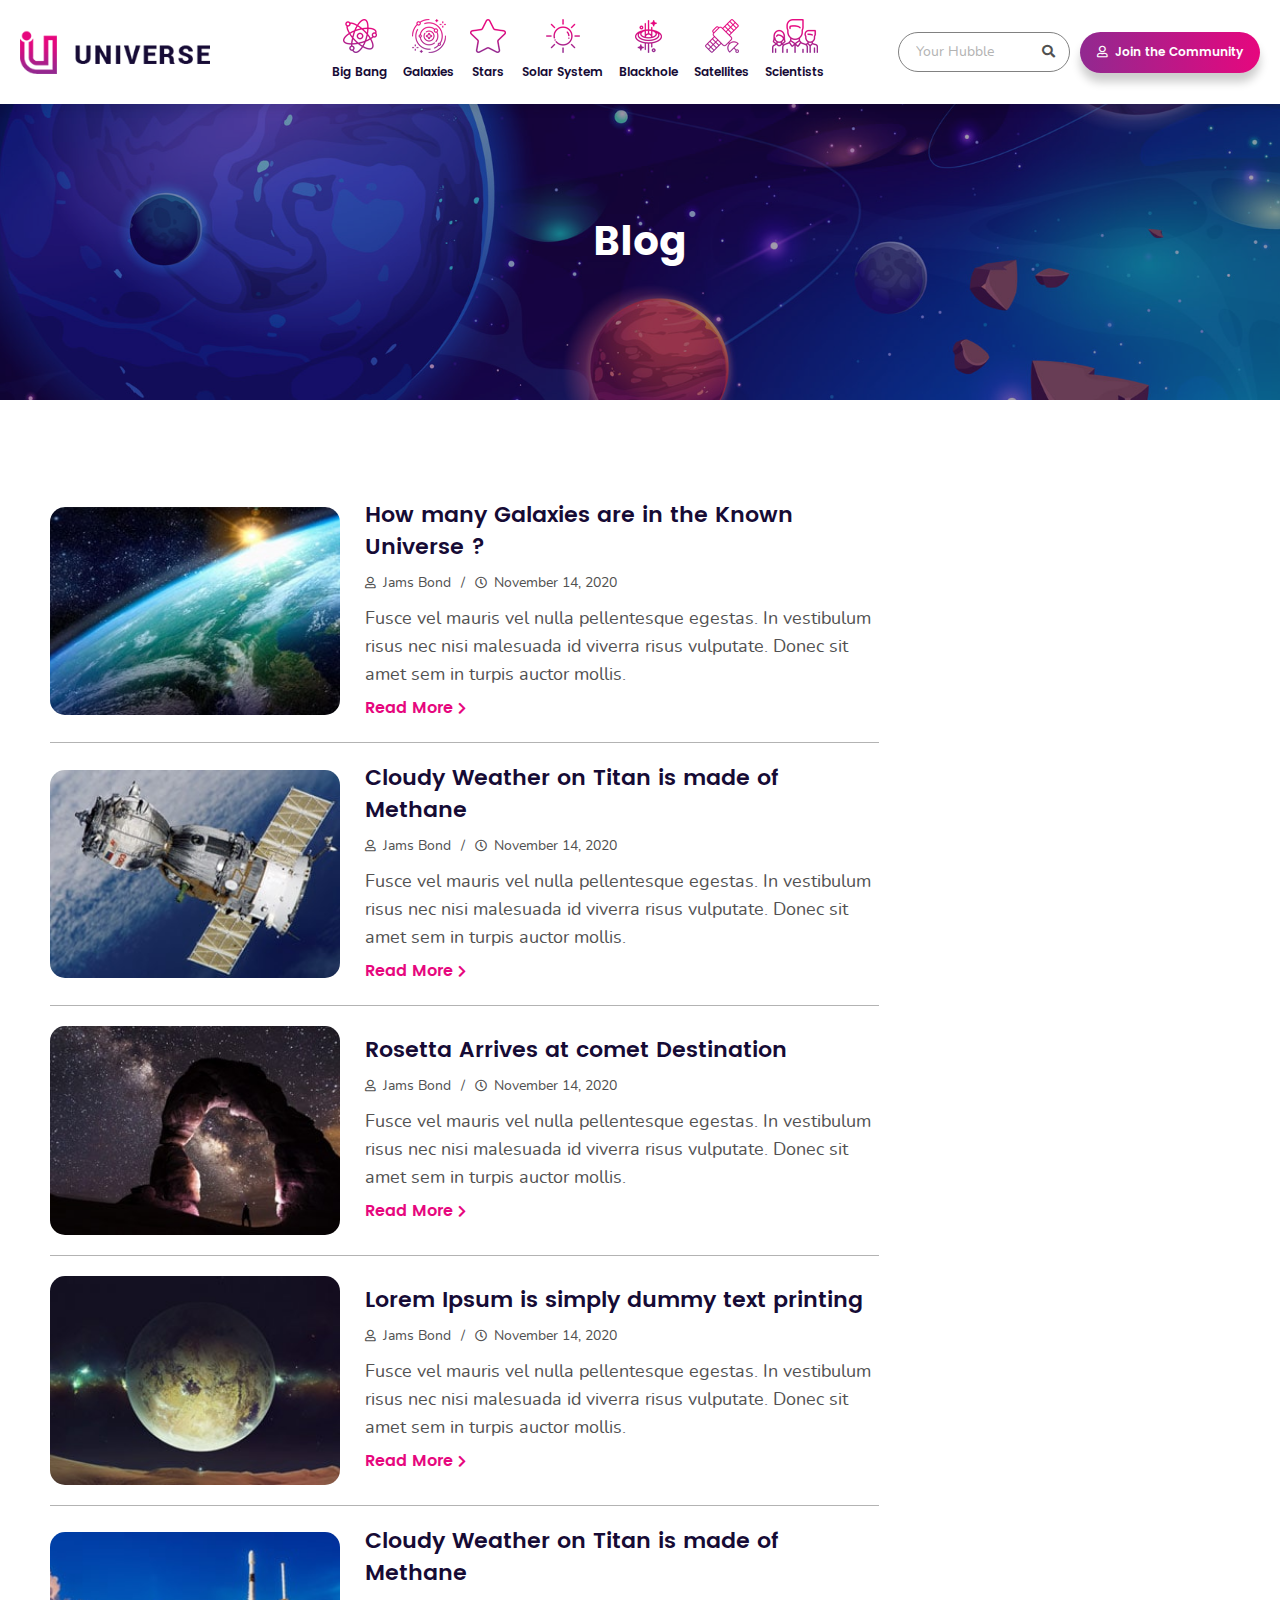
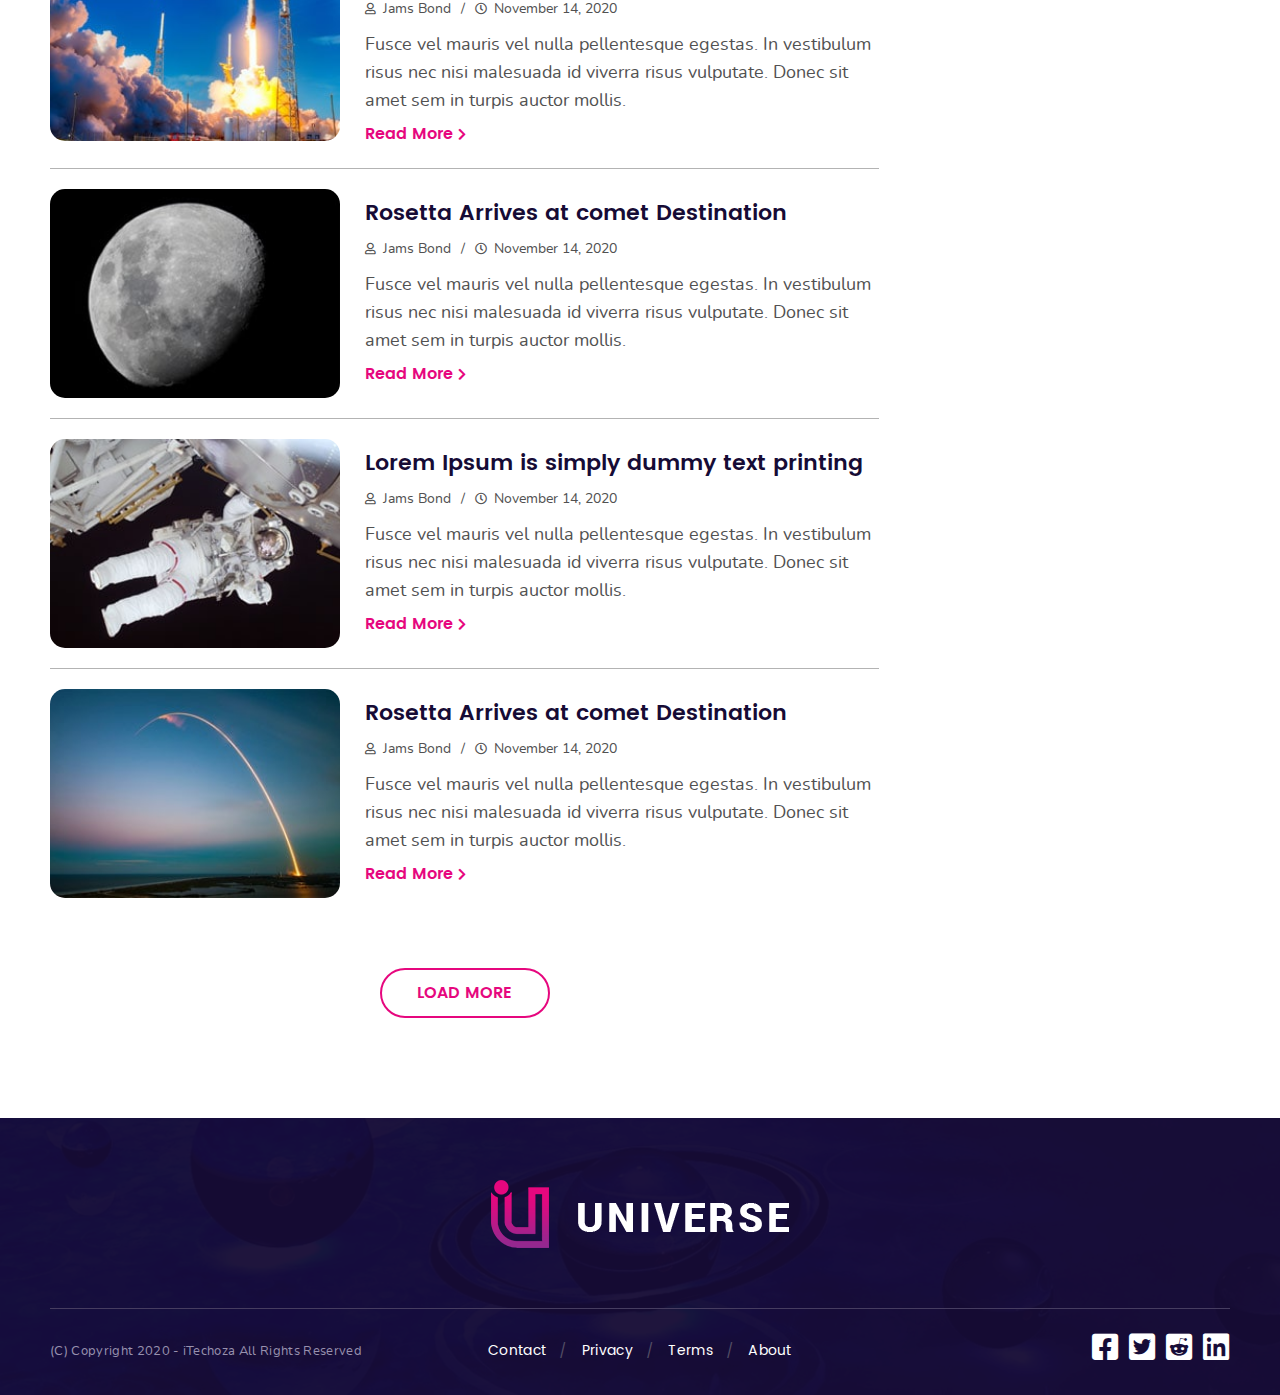
<file: blog_page.html>
<!DOCTYPE html>
<html lang="en">
<head>
<meta http-equiv="Content-Type" content="text/html; charset=utf-8" />
<meta name="viewport" content="width=device-width, initial-scale=1.0" />
	<title>Blog Page</title>
	<link rel="stylesheet" type="text/css" href="css/bootstrap.css">
	<link rel="stylesheet" type="text/css" href="css/style.css">
	<link rel="stylesheet" type="text/css" href="css/fontawesome.css">
</head>
<body class="blog-page">
<div class="wrapper">
<div class="header">
		<div class="container">
			<div  class="main-header">
			<div class="header-logo">
				<a href="index.html"><img src="images/header_logo.png" alt="Cosmos"></a>
			</div>
			<div class="header-nav">
				<nav class="navbar-inverse">
					<div class="navbar-header">
						<button type="button" class="navbar-toggler" data-target="myNavbar">
							<span class="icon-bar line1"></span>
							<span class="icon-bar line2"></span>
							<span class="icon-bar line3"></span>
						</button>
					</div>
					<div class="navbar navbar-collapse" id="myNavbar">
						<ul class="navbar-nav">
							<li class="nav-item"><a href="blog_detail_page.html"><img src="images/big_bang_icon.png" alt="Big Bang">Big Bang</a></li>
							<li class="nav-item dropdown nav-drop-item"><a href="blog_detail_page.html" data-toggle="dropdown"><img src="images/galaxies_icon.png" alt="Galaxies">Galaxies</a>
								<ul class="dropdown-menu">
									<li class="item-menu">
										<a href="javascript:;" class="item-inner"><img src="images/galaxies_icon.png" alt="Galaxies"> Elliptical</a>
									</li>
									<li class="item-menu">
										<a href="javascript:;" class="item-inner"><img src="images/galaxies_icon.png" alt="Galaxies"> Spiral</a>
									</li>
									<li class="item-menu">
										<a href="javascript:;" class="item-inner"><img src="images/galaxies_icon.png" alt="Galaxies"> Irregular</a>
									</li>
									<li class="item-menu">
										<a href="javascript:;" class="item-inner"><img src="images/galaxies_icon.png" alt="Galaxies"> ES0 325-G004</a>
									</li>
									<li class="item-menu">
										<a href="javascript:;" class="item-inner"><img src="images/galaxies_icon.png" alt="Galaxies"> M101</a>
									</li>
									<li class="item-menu">
										<a href="javascript:;" class="item-inner"><img src="images/galaxies_icon.png" alt="Galaxies"> NGC 1569</a>
									</li>
									<li class="item-menu view-link">
										<a href="javascript:;" class="item-inner">View More <i class="fas fa-chevron-right"></i></a>
									</li>
								</ul>
							</li>
							<li class="nav-item dropdown nav-drop-item"><a href="javascript:;" data-toggle="dropdown"><img src="images/star_icon.png" alt="Stars">Stars</a>
								<ul class="dropdown-menu">
									<li class="item-menu">
										<a href="javascript:;" class="item-inner"><img src="images/star_icon.png" alt="Stars"> Alpha Centauri System</a>
									</li>
									<li class="item-menu">
										<a href="javascript:;" class="item-inner"><img src="images/star_icon.png" alt="Stars"> Betelgeuse</a>
									</li>
									<li class="item-menu">
										<a href="javascript:;" class="item-inner"><img src="images/star_icon.png" alt="Stars"> Rigel</a>
									</li>
									<li class="item-menu">
										<a href="javascript:;" class="item-inner"><img src="images/star_icon.png" alt="Stars"> Vega</a>
									</li>
									<li class="item-menu">
										<a href="javascript:;" class="item-inner"><img src="images/star_icon.png" alt="Stars"> Pleiades</a>
									</li>
									<li class="item-menu">
										<a href="javascript:;" class="item-inner"><img src="images/star_icon.png" alt="Stars"> Antares</a>
									</li>
									<li class="item-menu view-link">
										<a href="javascript:;" class="item-inner">View More <i class="fas fa-chevron-right"></i></a>
									</li>
								</ul>
							</li>
							<li class="nav-item dropdown"><a href="blog_detail_page.html" data-toggle="dropdown"><img src="images/solar_system_icon.png" alt="Solar System">Solar System</a>
								<ul class="dropdown-menu">
									<li class="item-menu solar-item">
										<a href="javascript:;" class="item-inner">
											<div class="solar-box">
												<div class="solar-img">
													<img src="images/mercury.png" alt="Mercury">
												</div>
												<div class="solar-content">
													<h4>Mercury</h4>
													<p>Zipping around the sun in only 88 days, Mercury is the closest planet to the sun, and it's also the smallest,</p>
												</div>
											</div>
										</a>
									</li>
									<li class="item-menu solar-item">
										<a href="javascript:;" class="item-inner">
											<div class="solar-box">
												<div class="solar-img">
													<img src="images/venus.png" alt="Venus">
												</div>
												<div class="solar-content">
													<h4>Venus</h4>
													<p>The second planet from the sun, Venus is Earth's twin in size. Radar images beneath its atmosphere reveal.</p>
												</div>
											</div>
										</a>
									</li>
									<li class="item-menu solar-item">
										<a href="javascript:;" class="item-inner">
											<div class="solar-box">
												<div class="solar-img">
													<img src="images/earth.png" alt="Earth">
												</div>
												<div class="solar-content">
													<h4>Earth</h4>
													<p>The third planet from the sun, Earth is a waterworld, with two-thirds of the planet covered by ocean.</p>
												</div>
											</div>
										</a>
									</li>
									<li class="item-menu solar-item">
										<a href="javascript:;" class="item-inner">
											<div class="solar-box">
												<div class="solar-img">
													<img src="images/mars.png" alt="Mars">
												</div>
												<div class="solar-content">
													<h4>Mars</h4>
													<p>The fourth planet from the sun is Mars, and it's a cold, desert-like place covered in dust.</p>
												</div>
											</div>
										</a>
									</li>
									<li class="item-menu solar-item">
										<a href="javascript:;" class="item-inner">
											<div class="solar-box">
												<div class="solar-img">
													<img src="images/jupiter.png" alt="Jupiter">
												</div>
												<div class="solar-content">
													<h4>Jupiter</h4>
													<p>The fifth planet from the sun, Jupiter is a giant gas world that is the most massive planet in our solar system</p>
												</div>
											</div>
										</a>
									</li>
									<li class="item-menu solar-item">
										<a href="javascript:;" class="item-inner">
											<div class="solar-box">
												<div class="solar-img">
													<img src="images/saturn.png" alt="Saturn">
												</div>
												<div class="solar-content">
													<h4>Saturn</h4>
													<p>The sixth planet from the sun, Saturn is known most for its rings. When polymath Galileo Galilei first studied Saturn</p>
												</div>
											</div>
										</a>
									</li>
									<li class="item-menu solar-item">
										<a href="javascript:;" class="item-inner">
											<div class="solar-box">
												<div class="solar-img">
													<img src="images/uranus.png" alt="Uranus">
												</div>
												<div class="solar-content">
													<h4>Uranus</h4>
													<p>The seventh planet from the sun, Uranus is an oddball. It has clouds made of hydrogen sulfide,</p>
												</div>
											</div>
										</a>
									</li>
									<li class="item-menu solar-item">
										<a href="javascript:;" class="item-inner">
											<div class="solar-box">
												<div class="solar-img">
													<img src="images/neptune.png" alt="Neptune">
												</div>
												<div class="solar-content">
													<h4>Neptune</h4>
													<p>The eighth planet from the sun, Neptune is about the size of Uranus and is known for supersonic strong winds.</p>
												</div>
											</div>
										</a>
									</li>
									<li class="item-menu solar-item">
										<a href="javascript:;" class="item-inner">
											<div class="solar-box">
												<div class="solar-img">
													<img src="images/pluto.png" alt="Pluto">
												</div>
												<div class="solar-content">
													<h4>Pluto</h4>
													<p>Once the ninth planet from the sun, Pluto is unlike other planets in many respects. It is smaller than Earth's moon;</p>
												</div>
											</div>
										</a>
									</li>
								</ul>

							</li>
							<li class="nav-item"><a href="blog_detail_page.html"><img src="images/blackhole_icon.png" alt="Blackhole">Blackhole</a></li>
							<li class="nav-item dropdown">
								<a href="blog_detail_page.html" data-toggle="dropdown"><img src="images/satellite_icon.png" alt="Satellites">Satellites</a>
								<ul class="dropdown-menu">
									<li class="item-menu solar-item">
										<a href="javascript:;" class="item-inner">
											<div class="solar-box">
												<div class="solar-img">
													<img src="images/satellite_icon.png" alt="Satellites">
												</div>
												<div class="solar-content">
													<h4>Artificial satellite</h4>
													<p>4 October 1957</p>
												</div>
											</div>
										</a>
									</li>
									<li class="item-menu solar-item">
										<a href="javascript:;" class="item-inner">
											<div class="solar-box">
												<div class="solar-img">
													<img src="images/satellite_icon.png" alt="Satellites">
												</div>
												<div class="solar-content">
													<h4>Ariane 5</h4>
													<p>4 October 1957</p>
												</div>
											</div>
										</a>
									</li>
									<li class="item-menu solar-item">
										<a href="javascript:;" class="item-inner">
											<div class="solar-box">
												<div class="solar-img">
													<img src="images/satellite_icon.png" alt="Satellites">
												</div>
												<div class="solar-content">
													<h4>Dnepr</h4>
													<p>21 April 1999</p>
												</div>
											</div>
										</a>
									</li>
									<li class="item-menu solar-item">
										<a href="javascript:;" class="item-inner">
											<div class="solar-box">
												<div class="solar-img">
													<img src="images/satellite_icon.png" alt="Satellites">
												</div>
												<div class="solar-content">
													<h4>Delta IV</h4>
													<p>10 June 2006</p>
												</div>
											</div>
										</a>
									</li>
									<li class="item-menu solar-item">
										<a href="javascript:;" class="item-inner">
											<div class="solar-box">
												<div class="solar-img">
													<img src="images/satellite_icon.png" alt="Satellites">
												</div>
												<div class="solar-content">
													<h4>Falcon 9</h4>
													<p>4 June 2010</p>
												</div>
											</div>
										</a>
									</li>
									<li class="item-menu solar-item">
										<a href="javascript:;" class="item-inner">
											<div class="solar-box">
												<div class="solar-img">
													<img src="images/satellite_icon.png" alt="Satellites">
												</div>
												<div class="solar-content">
													<h4>Atlas V</h4>
													<p>4 June 2016</p>
												</div>
											</div>
										</a>
									</li>
									<li class="item-menu solar-item view-link">
										<a href="javascript:;" class="item-inner">View More <i class="fas fa-chevron-right"></i></a>
									</li>
								</ul>
							</li>
							<li class="nav-item dropdown scientists"><a href="scientists_listing_page.html" data-toggle="dropdown"><img src="images/scientist_icon.png" alt="Scientists">Scientists</a>
								<ul class="dropdown-menu">
									<li class="item-menu solar-item">
										<a href="bio_page.html" class="item-inner">
											<div class="solar-box">
												<div class="solar-img">
													<img src="images/scientists/edward_stone.jpg" alt="Edward C. Stone">
												</div>
												<div class="solar-content">
													<h4>Edward C. Stone</h4>
													<p>23 January 1936</p>
												</div>
											</div>
										</a>
									</li>
									<li class="item-menu solar-item">
										<a href="bio_page.html" class="item-inner">
											<div class="solar-box">
												<div class="solar-img">
													<img src="images/scientists/ellen_stofan.jpg" alt="Ellen Stofan">
												</div>
												<div class="solar-content">
													<h4>Ellen Stofan</h4>
													<p>24 February 1961</p>
												</div>
											</div>
										</a>
									</li>
									<li class="item-menu solar-item">
										<a href="bio_page.html" class="item-inner">
											<div class="solar-box">
												<div class="solar-img">
													<img src="images/scientists/squyres_headshot.jpg" alt="Steve Squyres">
												</div>
												<div class="solar-content">
													<h4>Steve Squyres</h4>
													<p>9 January 1957</p>
												</div>
											</div>
										</a>
									</li>
									<li class="item-menu solar-item">
										<a href="bio_page.html" class="item-inner">
											<div class="solar-box">
												<div class="solar-img">
													<img src="images/scientists/robert_r_gilruth.jpg" alt="Edward C. Stone">
												</div>
												<div class="solar-content">
													<h4>Robert R. Gilruth</h4>
													<p>8 October 1913</p>
												</div>
											</div>
										</a>
									</li>
									<li class="item-menu solar-item">
										<a href="bio_page.html" class="item-inner">
											<div class="solar-box">
												<div class="solar-img">
													<img src="images/scientists/peggy_whitson.jpg" alt="Peggy Whitson">
												</div>
												<div class="solar-content">
													<h4>Peggy Whitson</h4>
													<p>9 February 1960</p>
												</div>
											</div>
										</a>
									</li>
									<li class="item-menu solar-item">
										<a href="bio_page.html" class="item-inner">
											<div class="solar-box">
												<div class="solar-img">
													<img src="images/scientists/brian_schmidt.jpg" alt="Brian Schmidt">
												</div>
												<div class="solar-content">
													<h4>Brian Schmidt</h4>
													<p>24 February 1967</p>
												</div>
											</div>
										</a>
									</li>
									<li class="item-menu solar-item view-link">
										<a href="scientists_listing_page.html" class="item-inner">View More <i class="fas fa-chevron-right"></i></a>
									</li>
								</ul>
							</li>
						</ul>
					</div>
				</nav>
			</div><!--end of header-nav-->
			<div class="header-right">
				<div class="header-right-inner">
					<div class="header-search">
						<form class="form-search">
							<div class="form-group search-field">
								<input type="search" class="form-control" placeholder="Your Hubble">
								<i class="fa fa-search"></i>
							</div>
						</form>
						<div class="nav-search">
							<a href="javascript:;" class="search-icon"><i class="fa fa-search"></i></a>
							<form method="get" class="hdr-form-search">
								<div class="form-group search-field">
									<input type="search" class="form-control" placeholder="Your Hubble">
									<i class="fa fa-search"></i>
								</div>
							</form>
						</div>
					</div>
					<div class="join-btn-right">
					<a href="sign_up.html" class="btn join-btn btn-join-hdr"><i class="far fa-user"></i> Join the Community</a>
						<div class="join-nav-btn">
							<a href="javascript:;" class="join-btn-icon"><i class="far fa-user"></i></a>
							<div class="hdr-join-btn">
								<a href="sign_up.html" class="btn join-btn"><i class="far fa-user"></i> Join the Community</a>
							</div>
						</div>
					</div>
				</div>
			</div><!--end of header-right-->
		</div>
		</div>
	</div><!--end of header-->
	<div class="sub-banner">
		<div class="container">
			<div class="banner-content">
				<h2 class="banner-title">Blog</h2>
			</div>
		</div>
	</div><!--end of sub banner -->
	
	<div class="section-white section-blog">	
		<div class="container">
			<div class="row">
				<div class="col-lg-8 col-md-12 col-sm-12 col-xs-12 left-blog">
					<div class="blog-post">
						<div class="img-thumb">
							<a href="blog_detail_page.html" class="blog-img"><img src="images/latest_post_img1.jpg" alt="Cosmos"></a>
						</div>
						<div class="blog-content">
							<h3 class="post-title"><a href="blog_detail_page.html">How many Galaxies are in the Known Universe ?</a></h3>
							<div class="post-date">
								<span class="author-name"><i class="far fa-user"></i> Jams Bond</span> / <span class="date"><i class="far fa-clock"></i> November 14, 2020</span>
							</div>
							<p class="post-desc">Fusce vel mauris vel nulla pellentesque egestas. In vestibulum risus nec nisi malesuada id viverra risus vulputate. Donec sit amet sem in turpis auctor mollis.</p>
							<a href="blog_detail_page.html" class="read-link">Read More <i class="fas fa-chevron-right"></i></a>
						</div>
					</div>
					<div class="blog-post">
						<div class="img-thumb">
							<a href="blog_detail_page.html" class="blog-img"><img src="images/latest_post_img2.jpg" alt="Cosmos"></a>
						</div>
						<div class="blog-content">
							<h3 class="post-title"><a href="blog_detail_page.html">Cloudy Weather on Titan is made of Methane</a></h3>
							<div class="post-date">
								<span class="author-name"><i class="far fa-user"></i> Jams Bond</span> / <span class="date"><i class="far fa-clock"></i> November 14, 2020</span>
							</div>
							<p class="post-desc">Fusce vel mauris vel nulla pellentesque egestas. In vestibulum risus nec nisi malesuada id viverra risus vulputate. Donec sit amet sem in turpis auctor mollis.</p>
							<a href="blog_detail_page.html" class="read-link">Read More <i class="fas fa-chevron-right"></i></a>
						</div>
					</div>
					<div class="blog-post">
						<div class="img-thumb">
							<a href="blog_detail_page.html" class="blog-img"><img src="images/latest_post_img3.jpg" alt="Cosmos"></a>
						</div>
						<div class="blog-content">
							<h3 class="post-title"><a href="blog_detail_page.html">Rosetta Arrives at comet Destination</a></h3>
							<div class="post-date">
								<span class="author-name"><i class="far fa-user"></i> Jams Bond</span> / <span class="date"><i class="far fa-clock"></i> November 14, 2020</span>
							</div>
							<p class="post-desc">Fusce vel mauris vel nulla pellentesque egestas. In vestibulum risus nec nisi malesuada id viverra risus vulputate. Donec sit amet sem in turpis auctor mollis.</p>
							<a href="blog_detail_page.html" class="read-link">Read More <i class="fas fa-chevron-right"></i></a>
						</div>
					</div>
					<div class="blog-post">
						<div class="img-thumb">
							<a href="blog_detail_page.html" class="blog-img"><img src="images/latest_post_img4.jpg" alt="Cosmos"></a>
						</div>
						<div class="blog-content">
							<h3 class="post-title"><a href="blog_detail_page.html">Lorem Ipsum is simply dummy text printing</a></h3>
							<div class="post-date">
								<span class="author-name"><i class="far fa-user"></i> Jams Bond</span> / <span class="date"><i class="far fa-clock"></i> November 14, 2020</span>
							</div>
							<p class="post-desc">Fusce vel mauris vel nulla pellentesque egestas. In vestibulum risus nec nisi malesuada id viverra risus vulputate. Donec sit amet sem in turpis auctor mollis.</p>
							<a href="blog_detail_page.html" class="read-link">Read More <i class="fas fa-chevron-right"></i></a>
						</div>
					</div>
					<div class="blog-post">
						<div class="img-thumb">
							<a href="blog_detail_page.html" class="blog-img"><img src="images/latest_post_img5.jpg" alt="Cosmos"></a>
						</div>
						<div class="blog-content">
							<h3 class="post-title"><a href="blog_detail_page.html">Cloudy Weather on Titan is made of Methane</a></h3>
							<div class="post-date">
								<span class="author-name"><i class="far fa-user"></i> Jams Bond</span> / <span class="date"><i class="far fa-clock"></i> November 14, 2020</span>
							</div>
							<p class="post-desc">Fusce vel mauris vel nulla pellentesque egestas. In vestibulum risus nec nisi malesuada id viverra risus vulputate. Donec sit amet sem in turpis auctor mollis.</p>
							<a href="blog_detail_page.html" class="read-link">Read More <i class="fas fa-chevron-right"></i></a>
						</div>
					</div>
					<div class="blog-post">
						<div class="img-thumb">
							<a href="blog_detail_page.html" class="blog-img"><img src="images/latest_post_img6.jpg" alt="Cosmos"></a>
						</div>
						<div class="blog-content">
							<h3 class="post-title"><a href="blog_detail_page.html">Rosetta Arrives at comet Destination</a></h3>
							<div class="post-date">
								<span class="author-name"><i class="far fa-user"></i> Jams Bond</span> / <span class="date"><i class="far fa-clock"></i> November 14, 2020</span>
							</div>
							<p class="post-desc">Fusce vel mauris vel nulla pellentesque egestas. In vestibulum risus nec nisi malesuada id viverra risus vulputate. Donec sit amet sem in turpis auctor mollis.</p>
							<a href="blog_detail_page.html" class="read-link">Read More <i class="fas fa-chevron-right"></i></a>
						</div>
					</div>
					<div class="blog-post">
						<div class="img-thumb">
							<a href="blog_detail_page.html" class="blog-img"><img src="images/latest_post_img7.jpg" alt="Cosmos"></a>
						</div>
						<div class="blog-content">
							<h3 class="post-title"><a href="blog_detail_page.html">Lorem Ipsum is simply dummy text printing</a></h3>
							<div class="post-date">
								<span class="author-name"><i class="far fa-user"></i> Jams Bond</span> / <span class="date"><i class="far fa-clock"></i> November 14, 2020</span>
							</div>
							<p class="post-desc">Fusce vel mauris vel nulla pellentesque egestas. In vestibulum risus nec nisi malesuada id viverra risus vulputate. Donec sit amet sem in turpis auctor mollis.</p>
							<a href="blog_detail_page.html" class="read-link">Read More <i class="fas fa-chevron-right"></i></a>
						</div>
					</div>
					<div class="blog-post">
						<div class="img-thumb">
							<a href="blog_detail_page.html" class="blog-img"><img src="images/latest_post_img8.jpg" alt="Cosmos"></a>
						</div>
						<div class="blog-content">
							<h3 class="post-title"><a href="blog_detail_page.html">Rosetta Arrives at comet Destination</a></h3>
							<div class="post-date">
								<span class="author-name"><i class="far fa-user"></i> Jams Bond</span> / <span class="date"><i class="far fa-clock"></i> November 14, 2020</span>
							</div>
							<p class="post-desc">Fusce vel mauris vel nulla pellentesque egestas. In vestibulum risus nec nisi malesuada id viverra risus vulputate. Donec sit amet sem in turpis auctor mollis.</p>
							<a href="blog_detail_page.html" class="read-link">Read More <i class="fas fa-chevron-right"></i></a>
						</div>
					</div>
					<div class="load-btn">
						<a href="javascript:;" class="btn read-btn">Load more</a>
					</div>
				</div>
				<div class="col-lg-3 col-md-12 col-sm-12 col-xs-12 right-sidebar">
				</div>
			</div>
		</div>
	</div><!--end of blog-->
	<footer>
		<div class="container">
			<div class="footer-top">
				<div class="footer-logo">
					<img src="images/footer_logo.png" alt="Cosmos">
				</div>
			</div>
			<div class="footer-bottom">
				<div class="left-copyright foot-block">
					<p class="copyright">(C) Copyright 2020 - iTechoza All Rights Reserved</p>
				</div>
				<div class="foot-nav-link foot-block">
					<ul>
						<li><a href="contact.html">Contact</a></li>
						<li><a href="privacy_policy.html">Privacy</a></li>
						<li><a href="terms_condition.html">Terms</a></li>
						<li><a href="about.html">About</a></li>
					</ul>
				</div>
				<div class="social-media foot-block">
					<ul class="social-media-list">
						<li><a href="javascript:;"><i class="fab fa-facebook-square"></i>fb</a></li>
						<li><a href="javascript:;"><i class="fab fa-twitter-square"></i>tw</a></li>
						<li><a href="javascript:;"><i class="fab fa-reddit-square"></i>rd</a></li>
						<li><a href="javascript:;"><i class="fab fa-linkedin"></i>li</a></li>
					</ul>
				</div>
			</div>
		</div>
	</footer>
</div><!-- end of wrapper -->
<script src="js/jquery_v3_5_1.js"></script>
<script src="js/bootstrap.js"></script>
<script src="js/main.js"></script>
</body>
</html>
</file>
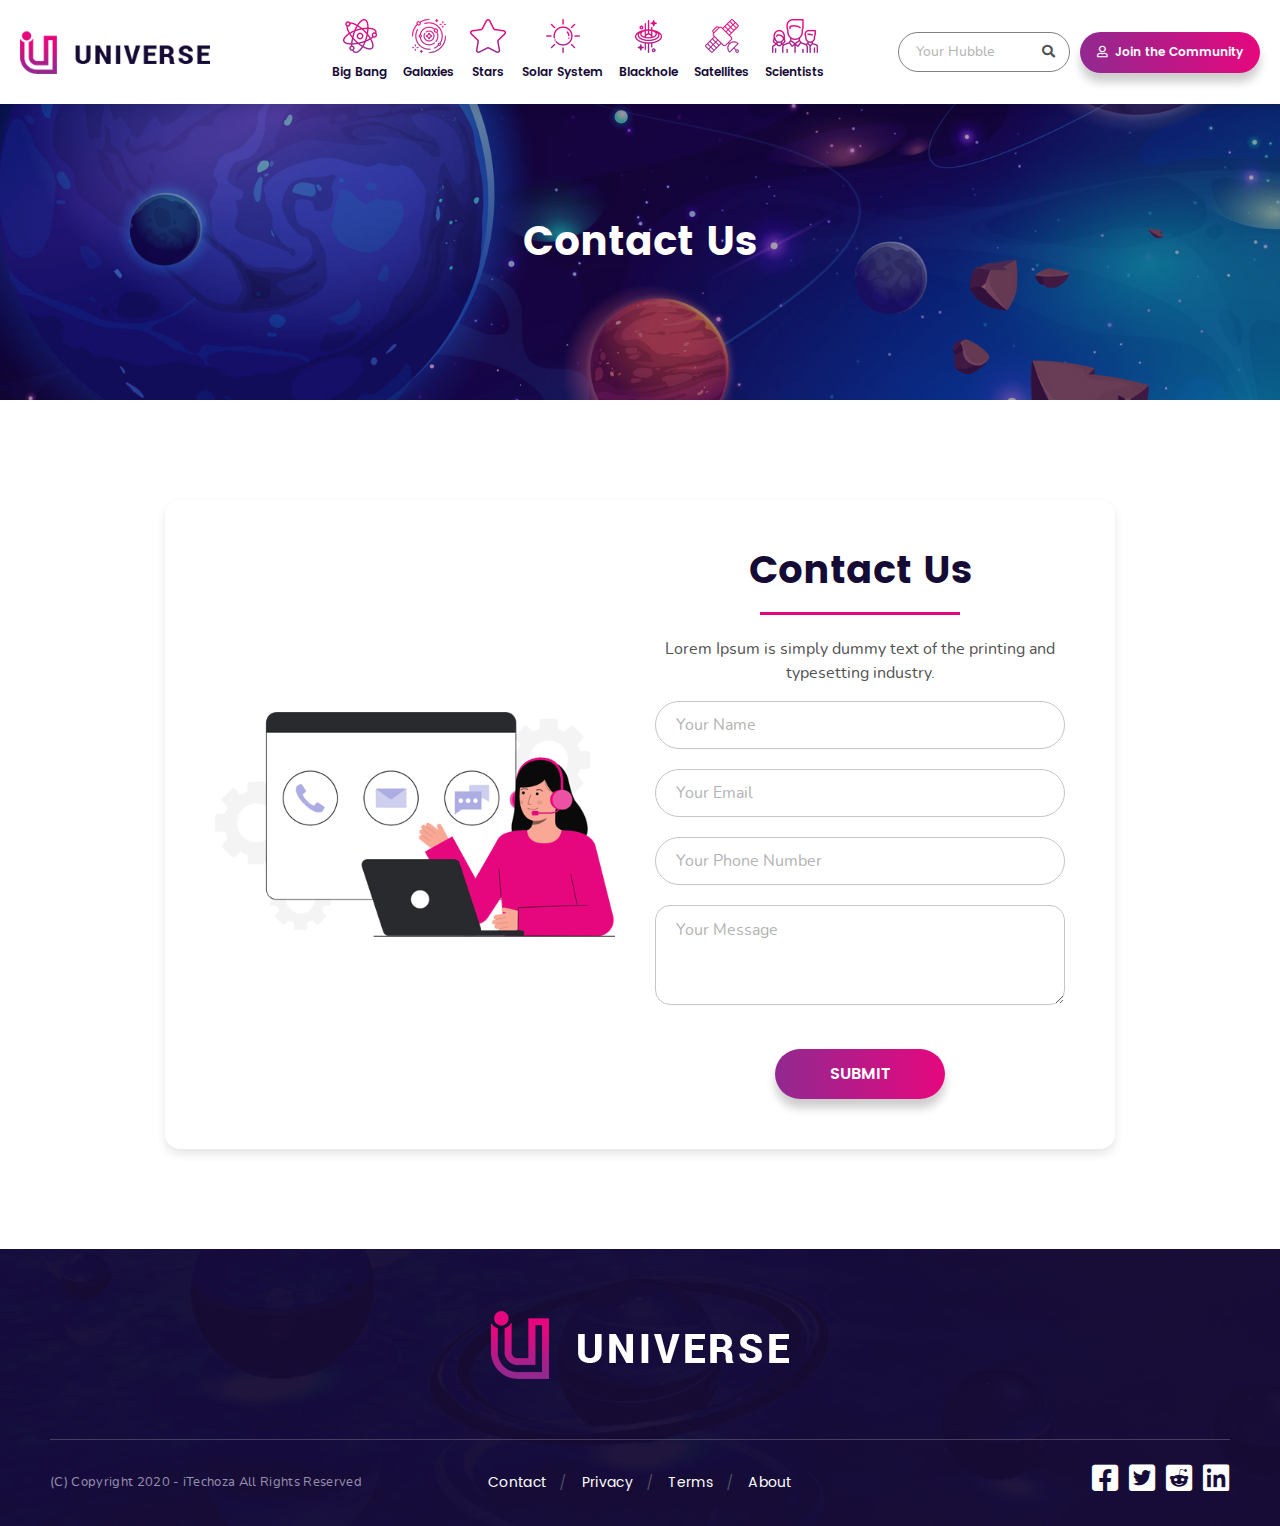
<file: contact.html>
<!DOCTYPE html>
<html lang="en">
<head>
<meta http-equiv="Content-Type" content="text/html; charset=utf-8" />
<meta name="viewport" content="width=device-width, initial-scale=1.0" />
	<title>Contact Us</title>
	<link rel="stylesheet" type="text/css" href="css/bootstrap.css">
	<link rel="stylesheet" type="text/css" href="css/style.css">
	<link rel="stylesheet" type="text/css" href="css/fontawesome.css">

</head>
<body>
<div class="wrapper">
	<div class="header">
		<div class="container">
			<div  class="main-header">
			<div class="header-logo">
				<a href="index.html"><img src="images/header_logo.png" alt="Cosmos"></a>
			</div>
			<div class="header-nav">
				<nav class="navbar-inverse">
					<div class="navbar-header">
						<button type="button" class="navbar-toggler" data-target="myNavbar">
							<span class="icon-bar line1"></span>
							<span class="icon-bar line2"></span>
							<span class="icon-bar line3"></span>
						</button>
					</div>
					<div class="navbar navbar-collapse" id="myNavbar">
						<ul class="navbar-nav">
							<li class="nav-item"><a href="blog_detail_page.html"><img src="images/big_bang_icon.png" alt="Big Bang">Big Bang</a></li>
							<li class="nav-item dropdown nav-drop-item"><a href="blog_detail_page.html" data-toggle="dropdown"><img src="images/galaxies_icon.png" alt="Galaxies">Galaxies</a>
								<ul class="dropdown-menu">
									<li class="item-menu">
										<a href="javascript:;" class="item-inner"><img src="images/galaxies_icon.png" alt="Galaxies"> Elliptical</a>
									</li>
									<li class="item-menu">
										<a href="javascript:;" class="item-inner"><img src="images/galaxies_icon.png" alt="Galaxies"> Spiral</a>
									</li>
									<li class="item-menu">
										<a href="javascript:;" class="item-inner"><img src="images/galaxies_icon.png" alt="Galaxies"> Irregular</a>
									</li>
									<li class="item-menu">
										<a href="javascript:;" class="item-inner"><img src="images/galaxies_icon.png" alt="Galaxies"> ES0 325-G004</a>
									</li>
									<li class="item-menu">
										<a href="javascript:;" class="item-inner"><img src="images/galaxies_icon.png" alt="Galaxies"> M101</a>
									</li>
									<li class="item-menu">
										<a href="javascript:;" class="item-inner"><img src="images/galaxies_icon.png" alt="Galaxies"> NGC 1569</a>
									</li>
									<li class="item-menu view-link">
										<a href="javascript:;" class="item-inner">View More <i class="fas fa-chevron-right"></i></a>
									</li>
								</ul>
							</li>
							<li class="nav-item dropdown nav-drop-item"><a href="javascript:;" data-toggle="dropdown"><img src="images/star_icon.png" alt="Stars">Stars</a>
								<ul class="dropdown-menu">
									<li class="item-menu">
										<a href="javascript:;" class="item-inner"><img src="images/star_icon.png" alt="Stars"> Alpha Centauri System</a>
									</li>
									<li class="item-menu">
										<a href="javascript:;" class="item-inner"><img src="images/star_icon.png" alt="Stars"> Betelgeuse</a>
									</li>
									<li class="item-menu">
										<a href="javascript:;" class="item-inner"><img src="images/star_icon.png" alt="Stars"> Rigel</a>
									</li>
									<li class="item-menu">
										<a href="javascript:;" class="item-inner"><img src="images/star_icon.png" alt="Stars"> Vega</a>
									</li>
									<li class="item-menu">
										<a href="javascript:;" class="item-inner"><img src="images/star_icon.png" alt="Stars"> Pleiades</a>
									</li>
									<li class="item-menu">
										<a href="javascript:;" class="item-inner"><img src="images/star_icon.png" alt="Stars"> Antares</a>
									</li>
									<li class="item-menu view-link">
										<a href="javascript:;" class="item-inner">View More <i class="fas fa-chevron-right"></i></a>
									</li>
								</ul>
							</li>
							<li class="nav-item dropdown"><a href="blog_detail_page.html" data-toggle="dropdown"><img src="images/solar_system_icon.png" alt="Solar System">Solar System</a>
								<ul class="dropdown-menu">
									<li class="item-menu solar-item">
										<a href="javascript:;" class="item-inner">
											<div class="solar-box">
												<div class="solar-img">
													<img src="images/mercury.png" alt="Mercury">
												</div>
												<div class="solar-content">
													<h4>Mercury</h4>
													<p>Zipping around the sun in only 88 days, Mercury is the closest planet to the sun, and it's also the smallest,</p>
												</div>
											</div>
										</a>
									</li>
									<li class="item-menu solar-item">
										<a href="javascript:;" class="item-inner">
											<div class="solar-box">
												<div class="solar-img">
													<img src="images/venus.png" alt="Venus">
												</div>
												<div class="solar-content">
													<h4>Venus</h4>
													<p>The second planet from the sun, Venus is Earth's twin in size. Radar images beneath its atmosphere reveal.</p>
												</div>
											</div>
										</a>
									</li>
									<li class="item-menu solar-item">
										<a href="javascript:;" class="item-inner">
											<div class="solar-box">
												<div class="solar-img">
													<img src="images/earth.png" alt="Earth">
												</div>
												<div class="solar-content">
													<h4>Earth</h4>
													<p>The third planet from the sun, Earth is a waterworld, with two-thirds of the planet covered by ocean.</p>
												</div>
											</div>
										</a>
									</li>
									<li class="item-menu solar-item">
										<a href="javascript:;" class="item-inner">
											<div class="solar-box">
												<div class="solar-img">
													<img src="images/mars.png" alt="Mars">
												</div>
												<div class="solar-content">
													<h4>Mars</h4>
													<p>The fourth planet from the sun is Mars, and it's a cold, desert-like place covered in dust.</p>
												</div>
											</div>
										</a>
									</li>
									<li class="item-menu solar-item">
										<a href="javascript:;" class="item-inner">
											<div class="solar-box">
												<div class="solar-img">
													<img src="images/jupiter.png" alt="Jupiter">
												</div>
												<div class="solar-content">
													<h4>Jupiter</h4>
													<p>The fifth planet from the sun, Jupiter is a giant gas world that is the most massive planet in our solar system</p>
												</div>
											</div>
										</a>
									</li>
									<li class="item-menu solar-item">
										<a href="javascript:;" class="item-inner">
											<div class="solar-box">
												<div class="solar-img">
													<img src="images/saturn.png" alt="Saturn">
												</div>
												<div class="solar-content">
													<h4>Saturn</h4>
													<p>The sixth planet from the sun, Saturn is known most for its rings. When polymath Galileo Galilei first studied Saturn</p>
												</div>
											</div>
										</a>
									</li>
									<li class="item-menu solar-item">
										<a href="javascript:;" class="item-inner">
											<div class="solar-box">
												<div class="solar-img">
													<img src="images/uranus.png" alt="Uranus">
												</div>
												<div class="solar-content">
													<h4>Uranus</h4>
													<p>The seventh planet from the sun, Uranus is an oddball. It has clouds made of hydrogen sulfide,</p>
												</div>
											</div>
										</a>
									</li>
									<li class="item-menu solar-item">
										<a href="javascript:;" class="item-inner">
											<div class="solar-box">
												<div class="solar-img">
													<img src="images/neptune.png" alt="Neptune">
												</div>
												<div class="solar-content">
													<h4>Neptune</h4>
													<p>The eighth planet from the sun, Neptune is about the size of Uranus and is known for supersonic strong winds.</p>
												</div>
											</div>
										</a>
									</li>
									<li class="item-menu solar-item">
										<a href="javascript:;" class="item-inner">
											<div class="solar-box">
												<div class="solar-img">
													<img src="images/pluto.png" alt="Pluto">
												</div>
												<div class="solar-content">
													<h4>Pluto</h4>
													<p>Once the ninth planet from the sun, Pluto is unlike other planets in many respects. It is smaller than Earth's moon;</p>
												</div>
											</div>
										</a>
									</li>
								</ul>

							</li>
							<li class="nav-item"><a href="blog_detail_page.html"><img src="images/blackhole_icon.png" alt="Blackhole">Blackhole</a></li>
							<li class="nav-item dropdown">
								<a href="blog_detail_page.html" data-toggle="dropdown"><img src="images/satellite_icon.png" alt="Satellites">Satellites</a>
								<ul class="dropdown-menu">
									<li class="item-menu solar-item">
										<a href="javascript:;" class="item-inner">
											<div class="solar-box">
												<div class="solar-img">
													<img src="images/satellite_icon.png" alt="Satellites">
												</div>
												<div class="solar-content">
													<h4>Artificial satellite</h4>
													<p>4 October 1957</p>
												</div>
											</div>
										</a>
									</li>
									<li class="item-menu solar-item">
										<a href="javascript:;" class="item-inner">
											<div class="solar-box">
												<div class="solar-img">
													<img src="images/satellite_icon.png" alt="Satellites">
												</div>
												<div class="solar-content">
													<h4>Ariane 5</h4>
													<p>4 October 1957</p>
												</div>
											</div>
										</a>
									</li>
									<li class="item-menu solar-item">
										<a href="javascript:;" class="item-inner">
											<div class="solar-box">
												<div class="solar-img">
													<img src="images/satellite_icon.png" alt="Satellites">
												</div>
												<div class="solar-content">
													<h4>Dnepr</h4>
													<p>21 April 1999</p>
												</div>
											</div>
										</a>
									</li>
									<li class="item-menu solar-item">
										<a href="javascript:;" class="item-inner">
											<div class="solar-box">
												<div class="solar-img">
													<img src="images/satellite_icon.png" alt="Satellites">
												</div>
												<div class="solar-content">
													<h4>Delta IV</h4>
													<p>10 June 2006</p>
												</div>
											</div>
										</a>
									</li>
									<li class="item-menu solar-item">
										<a href="javascript:;" class="item-inner">
											<div class="solar-box">
												<div class="solar-img">
													<img src="images/satellite_icon.png" alt="Satellites">
												</div>
												<div class="solar-content">
													<h4>Falcon 9</h4>
													<p>4 June 2010</p>
												</div>
											</div>
										</a>
									</li>
									<li class="item-menu solar-item">
										<a href="javascript:;" class="item-inner">
											<div class="solar-box">
												<div class="solar-img">
													<img src="images/satellite_icon.png" alt="Satellites">
												</div>
												<div class="solar-content">
													<h4>Atlas V</h4>
													<p>4 June 2016</p>
												</div>
											</div>
										</a>
									</li>
									<li class="item-menu solar-item view-link">
										<a href="javascript:;" class="item-inner">View More <i class="fas fa-chevron-right"></i></a>
									</li>
								</ul>
							</li>
							<li class="nav-item dropdown scientists"><a href="scientists_listing_page.html" data-toggle="dropdown"><img src="images/scientist_icon.png" alt="Scientists">Scientists</a>
								<ul class="dropdown-menu">
									<li class="item-menu solar-item">
										<a href="bio_page.html" class="item-inner">
											<div class="solar-box">
												<div class="solar-img">
													<img src="images/scientists/edward_stone.jpg" alt="Edward C. Stone">
												</div>
												<div class="solar-content">
													<h4>Edward C. Stone</h4>
													<p>23 January 1936</p>
												</div>
											</div>
										</a>
									</li>
									<li class="item-menu solar-item">
										<a href="bio_page.html" class="item-inner">
											<div class="solar-box">
												<div class="solar-img">
													<img src="images/scientists/ellen_stofan.jpg" alt="Ellen Stofan">
												</div>
												<div class="solar-content">
													<h4>Ellen Stofan</h4>
													<p>24 February 1961</p>
												</div>
											</div>
										</a>
									</li>
									<li class="item-menu solar-item">
										<a href="bio_page.html" class="item-inner">
											<div class="solar-box">
												<div class="solar-img">
													<img src="images/scientists/squyres_headshot.jpg" alt="Steve Squyres">
												</div>
												<div class="solar-content">
													<h4>Steve Squyres</h4>
													<p>9 January 1957</p>
												</div>
											</div>
										</a>
									</li>
									<li class="item-menu solar-item">
										<a href="bio_page.html" class="item-inner">
											<div class="solar-box">
												<div class="solar-img">
													<img src="images/scientists/robert_r_gilruth.jpg" alt="Edward C. Stone">
												</div>
												<div class="solar-content">
													<h4>Robert R. Gilruth</h4>
													<p>8 October 1913</p>
												</div>
											</div>
										</a>
									</li>
									<li class="item-menu solar-item">
										<a href="bio_page.html" class="item-inner">
											<div class="solar-box">
												<div class="solar-img">
													<img src="images/scientists/peggy_whitson.jpg" alt="Peggy Whitson">
												</div>
												<div class="solar-content">
													<h4>Peggy Whitson</h4>
													<p>9 February 1960</p>
												</div>
											</div>
										</a>
									</li>
									<li class="item-menu solar-item">
										<a href="bio_page.html" class="item-inner">
											<div class="solar-box">
												<div class="solar-img">
													<img src="images/scientists/brian_schmidt.jpg" alt="Brian Schmidt">
												</div>
												<div class="solar-content">
													<h4>Brian Schmidt</h4>
													<p>24 February 1967</p>
												</div>
											</div>
										</a>
									</li>
									<li class="item-menu solar-item view-link">
										<a href="scientists_listing_page.html" class="item-inner">View More <i class="fas fa-chevron-right"></i></a>
									</li>
								</ul>
							</li>
						</ul>
					</div>
				</nav>
			</div><!--end of header-nav-->
			<div class="header-right">
				<div class="header-right-inner">
					<div class="header-search">
						<form class="form-search">
							<div class="form-group search-field">
								<input type="search" class="form-control" placeholder="Your Hubble">
								<i class="fa fa-search"></i>
							</div>
						</form>
						<div class="nav-search">
							<a href="javascript:;" class="search-icon"><i class="fa fa-search"></i></a>
							<form method="get" class="hdr-form-search">
								<div class="form-group search-field">
									<input type="search" class="form-control" placeholder="Your Hubble">
									<i class="fa fa-search"></i>
								</div>
							</form>
						</div>
					</div>
					<div class="join-btn-right">
					<a href="sign_up.html" class="btn join-btn btn-join-hdr"><i class="far fa-user"></i> Join the Community</a>
						<div class="join-nav-btn">
							<a href="javascript:;" class="join-btn-icon"><i class="far fa-user"></i></a>
							<div class="hdr-join-btn">
								<a href="sign_up.html" class="btn join-btn"><i class="far fa-user"></i> Join the Community</a>
							</div>
						</div>
					</div>
				</div>
			</div><!--end of header-right-->
		</div>
		</div>
	</div><!--end of header-->
	<div class="sub-banner">
		<div class="container">
			<div class="banner-content">
				<h2 class="banner-title">Contact Us</h2>
			</div>
		</div>
	</div><!--end of sub banner -->
	<div class="section-contact section-form section-white">
		<div class="container">
			<div class="section-form-inner">
				<div class="row">
					<div class="col-lg-6 col-ms-6 col-sm-12 col-xs-12 left-img">
						<div class="img-full">
							<img src="images/contact_us_img.png" alt="Contact us">
						</div>
					</div>
					<div class="col-lg-6 col-ms-6 col-sm-12 col-xs-12 right-form">
						<div class="form-content">
							<h2 class="form-title">Contact Us</h2>
							<p class="title-desc">Lorem Ipsum is simply dummy text of the printing and typesetting industry.</p>
							<form class="login-form">
								<div class="form-group">
									<input type="text" placeholder="Your Name" class="form-control">
								</div>
								<div class="form-group">
									<input type="email" placeholder="Your Email" class="form-control">
								</div>
								<div class="form-group">
									<input type="phone" placeholder="Your Phone Number" class="form-control">
								</div>
								<div class="form-group">
									<textarea placeholder="Your Message"></textarea>
								</div>
								<div class="submit-btn">
									<button type="submit" class="btn">Submit</button>
								</div>
							</form>
						</div>
					</div>
				</div>
			</div>
		</div>
	</div>
	
	<footer>
		<div class="container">
			<div class="footer-top">
				<div class="footer-logo">
					<img src="images/footer_logo.png" alt="Cosmos">
				</div>
			</div>
			<div class="footer-bottom">
				<div class="left-copyright foot-block">
					<p class="copyright">(C) Copyright 2020 - iTechoza All Rights Reserved</p>
				</div>
				<div class="foot-nav-link foot-block">
					<ul>
						<li><a href="contact.html">Contact</a></li>
						<li><a href="privacy_policy.html">Privacy</a></li>
						<li><a href="terms_condition.html">Terms</a></li>
						<li><a href="about.html">About</a></li>
					</ul>
				</div>
				<div class="social-media foot-block">
					<ul class="social-media-list">
						<li><a href="javascript:;"><i class="fab fa-facebook-square"></i>fb</a></li>
						<li><a href="javascript:;"><i class="fab fa-twitter-square"></i>tw</a></li>
						<li><a href="javascript:;"><i class="fab fa-reddit-square"></i>rd</a></li>
						<li><a href="javascript:;"><i class="fab fa-linkedin"></i>li</a></li>
					</ul>
				</div>
			</div>
		</div>
	</footer>
</div><!-- end of wrapper -->
<script src="js/jquery_v3_5_1.js"></script>
<script src="js/bootstrap.js"></script>
<script src="js/main.js"></script>
</body>
</html>
</file>
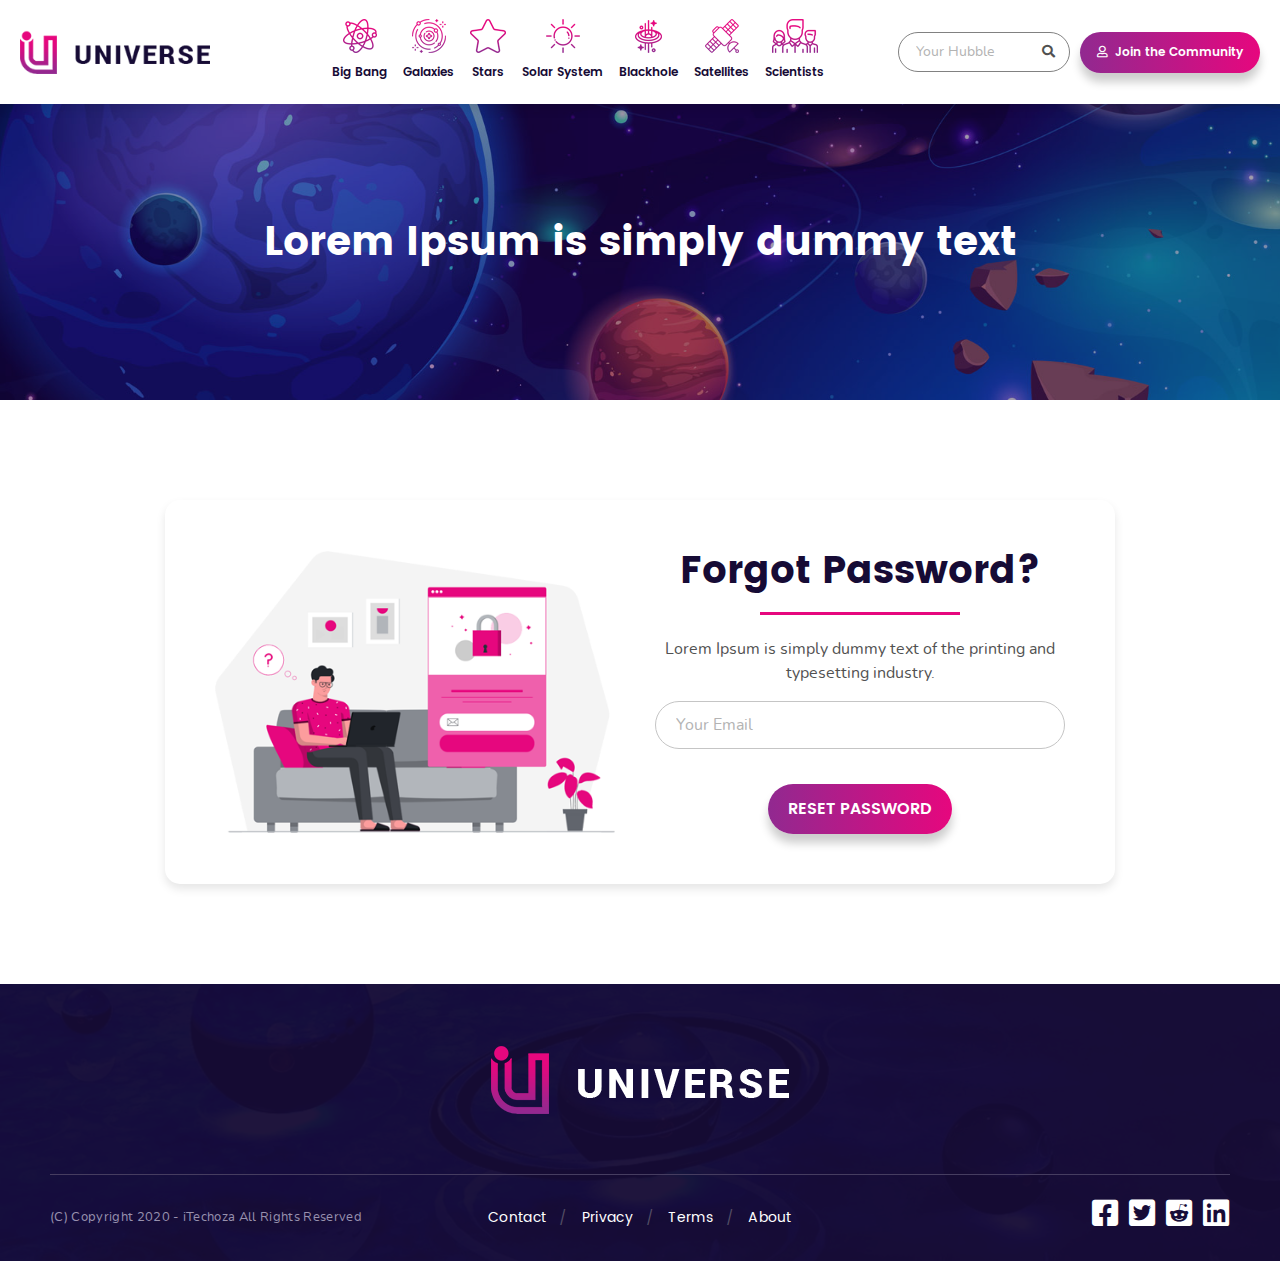
<file: forgot_password.html>
<!DOCTYPE html>
<html lang="en">
<head>
<meta http-equiv="Content-Type" content="text/html; charset=utf-8" />
<meta name="viewport" content="width=device-width, initial-scale=1.0" />
	<title>Forgot Password</title>
	<link rel="stylesheet" type="text/css" href="css/bootstrap.css">
	<link rel="stylesheet" type="text/css" href="css/style.css">
	<link rel="stylesheet" type="text/css" href="css/fontawesome.css">

</head>
<body>
<div class="wrapper">
	<div class="header">
		<div class="container">
			<div  class="main-header">
			<div class="header-logo">
				<a href="index.html"><img src="images/header_logo.png" alt="Cosmos"></a>
			</div>
			<div class="header-nav">
				<nav class="navbar-inverse">
					<div class="navbar-header">
						<button type="button" class="navbar-toggler" data-target="myNavbar">
							<span class="icon-bar line1"></span>
							<span class="icon-bar line2"></span>
							<span class="icon-bar line3"></span>
						</button>
					</div>
					<div class="navbar navbar-collapse" id="myNavbar">
						<ul class="navbar-nav">
							<li class="nav-item"><a href="blog_detail_page.html"><img src="images/big_bang_icon.png" alt="Big Bang">Big Bang</a></li>
							<li class="nav-item dropdown nav-drop-item"><a href="blog_detail_page.html" data-toggle="dropdown"><img src="images/galaxies_icon.png" alt="Galaxies">Galaxies</a>
								<ul class="dropdown-menu">
									<li class="item-menu">
										<a href="javascript:;" class="item-inner"><img src="images/galaxies_icon.png" alt="Galaxies"> Elliptical</a>
									</li>
									<li class="item-menu">
										<a href="javascript:;" class="item-inner"><img src="images/galaxies_icon.png" alt="Galaxies"> Spiral</a>
									</li>
									<li class="item-menu">
										<a href="javascript:;" class="item-inner"><img src="images/galaxies_icon.png" alt="Galaxies"> Irregular</a>
									</li>
									<li class="item-menu">
										<a href="javascript:;" class="item-inner"><img src="images/galaxies_icon.png" alt="Galaxies"> ES0 325-G004</a>
									</li>
									<li class="item-menu">
										<a href="javascript:;" class="item-inner"><img src="images/galaxies_icon.png" alt="Galaxies"> M101</a>
									</li>
									<li class="item-menu">
										<a href="javascript:;" class="item-inner"><img src="images/galaxies_icon.png" alt="Galaxies"> NGC 1569</a>
									</li>
									<li class="item-menu view-link">
										<a href="javascript:;" class="item-inner">View More <i class="fas fa-chevron-right"></i></a>
									</li>
								</ul>
							</li>
							<li class="nav-item dropdown nav-drop-item"><a href="javascript:;" data-toggle="dropdown"><img src="images/star_icon.png" alt="Stars">Stars</a>
								<ul class="dropdown-menu">
									<li class="item-menu">
										<a href="javascript:;" class="item-inner"><img src="images/star_icon.png" alt="Stars"> Alpha Centauri System</a>
									</li>
									<li class="item-menu">
										<a href="javascript:;" class="item-inner"><img src="images/star_icon.png" alt="Stars"> Betelgeuse</a>
									</li>
									<li class="item-menu">
										<a href="javascript:;" class="item-inner"><img src="images/star_icon.png" alt="Stars"> Rigel</a>
									</li>
									<li class="item-menu">
										<a href="javascript:;" class="item-inner"><img src="images/star_icon.png" alt="Stars"> Vega</a>
									</li>
									<li class="item-menu">
										<a href="javascript:;" class="item-inner"><img src="images/star_icon.png" alt="Stars"> Pleiades</a>
									</li>
									<li class="item-menu">
										<a href="javascript:;" class="item-inner"><img src="images/star_icon.png" alt="Stars"> Antares</a>
									</li>
									<li class="item-menu view-link">
										<a href="javascript:;" class="item-inner">View More <i class="fas fa-chevron-right"></i></a>
									</li>
								</ul>
							</li>
							<li class="nav-item dropdown"><a href="blog_detail_page.html" data-toggle="dropdown"><img src="images/solar_system_icon.png" alt="Solar System">Solar System</a>
								<ul class="dropdown-menu">
									<li class="item-menu solar-item">
										<a href="javascript:;" class="item-inner">
											<div class="solar-box">
												<div class="solar-img">
													<img src="images/mercury.png" alt="Mercury">
												</div>
												<div class="solar-content">
													<h4>Mercury</h4>
													<p>Zipping around the sun in only 88 days, Mercury is the closest planet to the sun, and it's also the smallest,</p>
												</div>
											</div>
										</a>
									</li>
									<li class="item-menu solar-item">
										<a href="javascript:;" class="item-inner">
											<div class="solar-box">
												<div class="solar-img">
													<img src="images/venus.png" alt="Venus">
												</div>
												<div class="solar-content">
													<h4>Venus</h4>
													<p>The second planet from the sun, Venus is Earth's twin in size. Radar images beneath its atmosphere reveal.</p>
												</div>
											</div>
										</a>
									</li>
									<li class="item-menu solar-item">
										<a href="javascript:;" class="item-inner">
											<div class="solar-box">
												<div class="solar-img">
													<img src="images/earth.png" alt="Earth">
												</div>
												<div class="solar-content">
													<h4>Earth</h4>
													<p>The third planet from the sun, Earth is a waterworld, with two-thirds of the planet covered by ocean.</p>
												</div>
											</div>
										</a>
									</li>
									<li class="item-menu solar-item">
										<a href="javascript:;" class="item-inner">
											<div class="solar-box">
												<div class="solar-img">
													<img src="images/mars.png" alt="Mars">
												</div>
												<div class="solar-content">
													<h4>Mars</h4>
													<p>The fourth planet from the sun is Mars, and it's a cold, desert-like place covered in dust.</p>
												</div>
											</div>
										</a>
									</li>
									<li class="item-menu solar-item">
										<a href="javascript:;" class="item-inner">
											<div class="solar-box">
												<div class="solar-img">
													<img src="images/jupiter.png" alt="Jupiter">
												</div>
												<div class="solar-content">
													<h4>Jupiter</h4>
													<p>The fifth planet from the sun, Jupiter is a giant gas world that is the most massive planet in our solar system</p>
												</div>
											</div>
										</a>
									</li>
									<li class="item-menu solar-item">
										<a href="javascript:;" class="item-inner">
											<div class="solar-box">
												<div class="solar-img">
													<img src="images/saturn.png" alt="Saturn">
												</div>
												<div class="solar-content">
													<h4>Saturn</h4>
													<p>The sixth planet from the sun, Saturn is known most for its rings. When polymath Galileo Galilei first studied Saturn</p>
												</div>
											</div>
										</a>
									</li>
									<li class="item-menu solar-item">
										<a href="javascript:;" class="item-inner">
											<div class="solar-box">
												<div class="solar-img">
													<img src="images/uranus.png" alt="Uranus">
												</div>
												<div class="solar-content">
													<h4>Uranus</h4>
													<p>The seventh planet from the sun, Uranus is an oddball. It has clouds made of hydrogen sulfide,</p>
												</div>
											</div>
										</a>
									</li>
									<li class="item-menu solar-item">
										<a href="javascript:;" class="item-inner">
											<div class="solar-box">
												<div class="solar-img">
													<img src="images/neptune.png" alt="Neptune">
												</div>
												<div class="solar-content">
													<h4>Neptune</h4>
													<p>The eighth planet from the sun, Neptune is about the size of Uranus and is known for supersonic strong winds.</p>
												</div>
											</div>
										</a>
									</li>
									<li class="item-menu solar-item">
										<a href="javascript:;" class="item-inner">
											<div class="solar-box">
												<div class="solar-img">
													<img src="images/pluto.png" alt="Pluto">
												</div>
												<div class="solar-content">
													<h4>Pluto</h4>
													<p>Once the ninth planet from the sun, Pluto is unlike other planets in many respects. It is smaller than Earth's moon;</p>
												</div>
											</div>
										</a>
									</li>
								</ul>

							</li>
							<li class="nav-item"><a href="blog_detail_page.html"><img src="images/blackhole_icon.png" alt="Blackhole">Blackhole</a></li>
							<li class="nav-item dropdown">
								<a href="blog_detail_page.html" data-toggle="dropdown"><img src="images/satellite_icon.png" alt="Satellites">Satellites</a>
								<ul class="dropdown-menu">
									<li class="item-menu solar-item">
										<a href="javascript:;" class="item-inner">
											<div class="solar-box">
												<div class="solar-img">
													<img src="images/satellite_icon.png" alt="Satellites">
												</div>
												<div class="solar-content">
													<h4>Artificial satellite</h4>
													<p>4 October 1957</p>
												</div>
											</div>
										</a>
									</li>
									<li class="item-menu solar-item">
										<a href="javascript:;" class="item-inner">
											<div class="solar-box">
												<div class="solar-img">
													<img src="images/satellite_icon.png" alt="Satellites">
												</div>
												<div class="solar-content">
													<h4>Ariane 5</h4>
													<p>4 October 1957</p>
												</div>
											</div>
										</a>
									</li>
									<li class="item-menu solar-item">
										<a href="javascript:;" class="item-inner">
											<div class="solar-box">
												<div class="solar-img">
													<img src="images/satellite_icon.png" alt="Satellites">
												</div>
												<div class="solar-content">
													<h4>Dnepr</h4>
													<p>21 April 1999</p>
												</div>
											</div>
										</a>
									</li>
									<li class="item-menu solar-item">
										<a href="javascript:;" class="item-inner">
											<div class="solar-box">
												<div class="solar-img">
													<img src="images/satellite_icon.png" alt="Satellites">
												</div>
												<div class="solar-content">
													<h4>Delta IV</h4>
													<p>10 June 2006</p>
												</div>
											</div>
										</a>
									</li>
									<li class="item-menu solar-item">
										<a href="javascript:;" class="item-inner">
											<div class="solar-box">
												<div class="solar-img">
													<img src="images/satellite_icon.png" alt="Satellites">
												</div>
												<div class="solar-content">
													<h4>Falcon 9</h4>
													<p>4 June 2010</p>
												</div>
											</div>
										</a>
									</li>
									<li class="item-menu solar-item">
										<a href="javascript:;" class="item-inner">
											<div class="solar-box">
												<div class="solar-img">
													<img src="images/satellite_icon.png" alt="Satellites">
												</div>
												<div class="solar-content">
													<h4>Atlas V</h4>
													<p>4 June 2016</p>
												</div>
											</div>
										</a>
									</li>
									<li class="item-menu solar-item view-link">
										<a href="javascript:;" class="item-inner">View More <i class="fas fa-chevron-right"></i></a>
									</li>
								</ul>
							</li>
							<li class="nav-item dropdown scientists"><a href="scientists_listing_page.html" data-toggle="dropdown"><img src="images/scientist_icon.png" alt="Scientists">Scientists</a>
								<ul class="dropdown-menu">
									<li class="item-menu solar-item">
										<a href="bio_page.html" class="item-inner">
											<div class="solar-box">
												<div class="solar-img">
													<img src="images/scientists/edward_stone.jpg" alt="Edward C. Stone">
												</div>
												<div class="solar-content">
													<h4>Edward C. Stone</h4>
													<p>23 January 1936</p>
												</div>
											</div>
										</a>
									</li>
									<li class="item-menu solar-item">
										<a href="bio_page.html" class="item-inner">
											<div class="solar-box">
												<div class="solar-img">
													<img src="images/scientists/ellen_stofan.jpg" alt="Ellen Stofan">
												</div>
												<div class="solar-content">
													<h4>Ellen Stofan</h4>
													<p>24 February 1961</p>
												</div>
											</div>
										</a>
									</li>
									<li class="item-menu solar-item">
										<a href="bio_page.html" class="item-inner">
											<div class="solar-box">
												<div class="solar-img">
													<img src="images/scientists/squyres_headshot.jpg" alt="Steve Squyres">
												</div>
												<div class="solar-content">
													<h4>Steve Squyres</h4>
													<p>9 January 1957</p>
												</div>
											</div>
										</a>
									</li>
									<li class="item-menu solar-item">
										<a href="bio_page.html" class="item-inner">
											<div class="solar-box">
												<div class="solar-img">
													<img src="images/scientists/robert_r_gilruth.jpg" alt="Edward C. Stone">
												</div>
												<div class="solar-content">
													<h4>Robert R. Gilruth</h4>
													<p>8 October 1913</p>
												</div>
											</div>
										</a>
									</li>
									<li class="item-menu solar-item">
										<a href="bio_page.html" class="item-inner">
											<div class="solar-box">
												<div class="solar-img">
													<img src="images/scientists/peggy_whitson.jpg" alt="Peggy Whitson">
												</div>
												<div class="solar-content">
													<h4>Peggy Whitson</h4>
													<p>9 February 1960</p>
												</div>
											</div>
										</a>
									</li>
									<li class="item-menu solar-item">
										<a href="bio_page.html" class="item-inner">
											<div class="solar-box">
												<div class="solar-img">
													<img src="images/scientists/brian_schmidt.jpg" alt="Brian Schmidt">
												</div>
												<div class="solar-content">
													<h4>Brian Schmidt</h4>
													<p>24 February 1967</p>
												</div>
											</div>
										</a>
									</li>
									<li class="item-menu solar-item view-link">
										<a href="scientists_listing_page.html" class="item-inner">View More <i class="fas fa-chevron-right"></i></a>
									</li>
								</ul>
							</li>
						</ul>
					</div>
				</nav>
			</div><!--end of header-nav-->
			<div class="header-right">
				<div class="header-right-inner">
					<div class="header-search">
						<form class="form-search">
							<div class="form-group search-field">
								<input type="search" class="form-control" placeholder="Your Hubble">
								<i class="fa fa-search"></i>
							</div>
						</form>
						<div class="nav-search">
							<a href="javascript:;" class="search-icon"><i class="fa fa-search"></i></a>
							<form method="get" class="hdr-form-search">
								<div class="form-group search-field">
									<input type="search" class="form-control" placeholder="Your Hubble">
									<i class="fa fa-search"></i>
								</div>
							</form>
						</div>
					</div>
					<div class="join-btn-right">
					<a href="sign_up.html" class="btn join-btn btn-join-hdr"><i class="far fa-user"></i> Join the Community</a>
						<div class="join-nav-btn">
							<a href="javascript:;" class="join-btn-icon"><i class="far fa-user"></i></a>
							<div class="hdr-join-btn">
								<a href="sign_up.html" class="btn join-btn"><i class="far fa-user"></i> Join the Community</a>
							</div>
						</div>
					</div>
				</div>
			</div><!--end of header-right-->
		</div>
		</div>
	</div><!--end of header-->
	<div class="sub-banner">
		<div class="container">
			<div class="banner-content">
				<h2 class="banner-title">Lorem Ipsum is simply dummy text</h2>
			</div>
		</div>
	</div><!--end of sub banner -->
	<div class="section-login section-form section-white">
		<div class="container">
			<div class="section-form-inner">
				<div class="row">
					<div class="col-lg-6 col-ms-6 col-sm-12 col-xs-12 left-img">
						<div class="img-full">
							<img src="images/forgot_password_img.png" alt="Forgot Password">
						</div>
					</div>
					<div class="col-lg-6 col-ms-6 col-sm-12 col-xs-12 right-form">
						<div class="form-content">
							<h2 class="form-title">Forgot Password?</h2>
							<p class="title-desc">Lorem Ipsum is simply dummy text of the printing and typesetting industry.</p>
							<form class="login-form">
							<div class="form-group">
								<input type="email" placeholder="Your Email" class="form-control">
							</div>
							<div class="submit-btn">
								<button type="submit" class="btn">Reset Password</button>
							</div>
						</form>
						</div>
					</div>
				</div>
			</div>
		</div>
	</div>
	
	<footer>
		<div class="container">
			<div class="footer-top">
				<div class="footer-logo">
					<img src="images/footer_logo.png" alt="Cosmos">
				</div>
			</div>
			<div class="footer-bottom">
				<div class="left-copyright foot-block">
					<p class="copyright">(C) Copyright 2020 - iTechoza All Rights Reserved</p>
				</div>
				<div class="foot-nav-link foot-block">
					<ul>
						<li><a href="contact.html">Contact</a></li>
						<li><a href="privacy_policy.html">Privacy</a></li>
						<li><a href="terms_condition.html">Terms</a></li>
						<li><a href="about.html">About</a></li>
					</ul>
				</div>
				<div class="social-media foot-block">
					<ul class="social-media-list">
						<li><a href="javascript:;"><i class="fab fa-facebook-square"></i>fb</a></li>
						<li><a href="javascript:;"><i class="fab fa-twitter-square"></i>tw</a></li>
						<li><a href="javascript:;"><i class="fab fa-reddit-square"></i>rd</a></li>
						<li><a href="javascript:;"><i class="fab fa-linkedin"></i>li</a></li>
					</ul>
				</div>
			</div>
		</div>
	</footer>
</div><!-- end of wrapper -->
<script src="js/jquery_v3_5_1.js"></script>
<script src="js/bootstrap.js"></script>
<script src="js/main.js"></script>
</body>
</html>
</file>
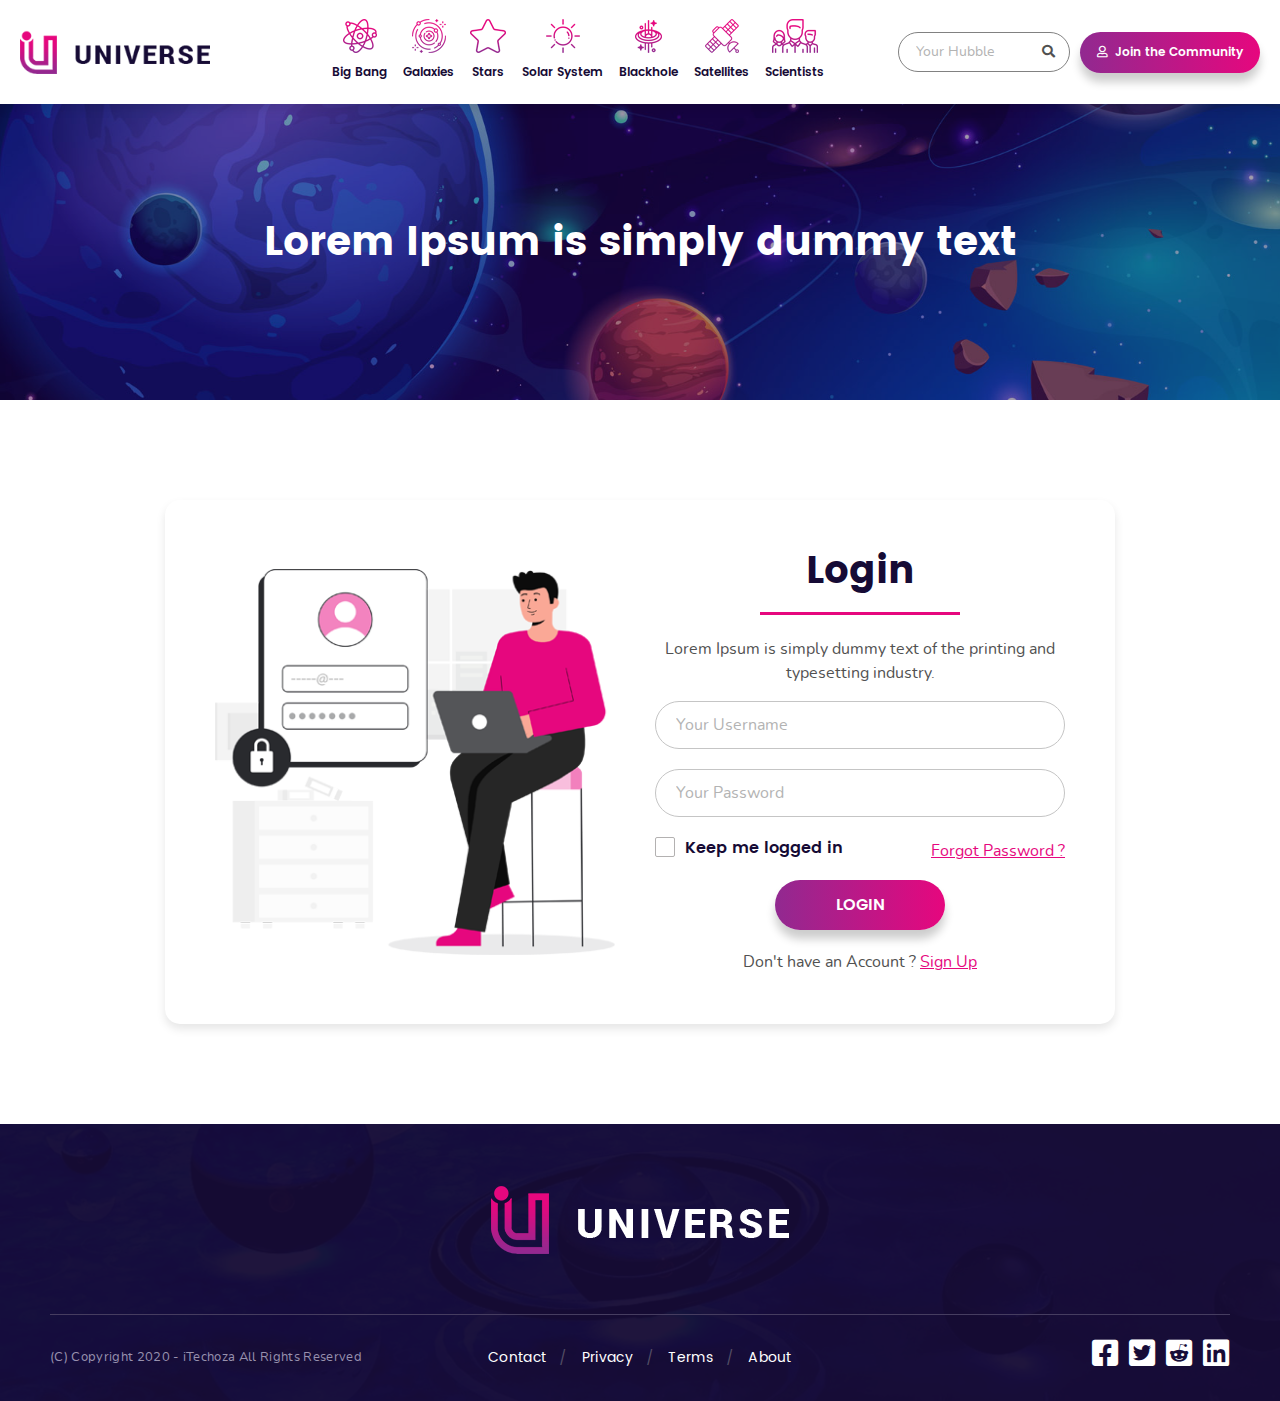
<file: login.html>
<!DOCTYPE html>
<html lang="en">
<head>
<meta http-equiv="Content-Type" content="text/html; charset=utf-8" />
<meta name="viewport" content="width=device-width, initial-scale=1.0" />
	<title>Login</title>
	<link rel="stylesheet" type="text/css" href="css/bootstrap.css">
	<link rel="stylesheet" type="text/css" href="css/style.css">
	<link rel="stylesheet" type="text/css" href="css/fontawesome.css">

</head>
<body>
<div class="wrapper">
	<div class="header">
		<div class="container">
			<div  class="main-header">
			<div class="header-logo">
				<a href="index.html"><img src="images/header_logo.png" alt="Cosmos"></a>
			</div>
			<div class="header-nav">
				<nav class="navbar-inverse">
					<div class="navbar-header">
						<button type="button" class="navbar-toggler" data-target="myNavbar">
							<span class="icon-bar line1"></span>
							<span class="icon-bar line2"></span>
							<span class="icon-bar line3"></span>
						</button>
					</div>
					<div class="navbar navbar-collapse" id="myNavbar">
						<ul class="navbar-nav">
							<li class="nav-item"><a href="blog_detail_page.html"><img src="images/big_bang_icon.png" alt="Big Bang">Big Bang</a></li>
							<li class="nav-item dropdown nav-drop-item"><a href="blog_detail_page.html" data-toggle="dropdown"><img src="images/galaxies_icon.png" alt="Galaxies">Galaxies</a>
								<ul class="dropdown-menu">
									<li class="item-menu">
										<a href="javascript:;" class="item-inner"><img src="images/galaxies_icon.png" alt="Galaxies"> Elliptical</a>
									</li>
									<li class="item-menu">
										<a href="javascript:;" class="item-inner"><img src="images/galaxies_icon.png" alt="Galaxies"> Spiral</a>
									</li>
									<li class="item-menu">
										<a href="javascript:;" class="item-inner"><img src="images/galaxies_icon.png" alt="Galaxies"> Irregular</a>
									</li>
									<li class="item-menu">
										<a href="javascript:;" class="item-inner"><img src="images/galaxies_icon.png" alt="Galaxies"> ES0 325-G004</a>
									</li>
									<li class="item-menu">
										<a href="javascript:;" class="item-inner"><img src="images/galaxies_icon.png" alt="Galaxies"> M101</a>
									</li>
									<li class="item-menu">
										<a href="javascript:;" class="item-inner"><img src="images/galaxies_icon.png" alt="Galaxies"> NGC 1569</a>
									</li>
									<li class="item-menu view-link">
										<a href="javascript:;" class="item-inner">View More <i class="fas fa-chevron-right"></i></a>
									</li>
								</ul>
							</li>
							<li class="nav-item dropdown nav-drop-item"><a href="javascript:;" data-toggle="dropdown"><img src="images/star_icon.png" alt="Stars">Stars</a>
								<ul class="dropdown-menu">
									<li class="item-menu">
										<a href="javascript:;" class="item-inner"><img src="images/star_icon.png" alt="Stars"> Alpha Centauri System</a>
									</li>
									<li class="item-menu">
										<a href="javascript:;" class="item-inner"><img src="images/star_icon.png" alt="Stars"> Betelgeuse</a>
									</li>
									<li class="item-menu">
										<a href="javascript:;" class="item-inner"><img src="images/star_icon.png" alt="Stars"> Rigel</a>
									</li>
									<li class="item-menu">
										<a href="javascript:;" class="item-inner"><img src="images/star_icon.png" alt="Stars"> Vega</a>
									</li>
									<li class="item-menu">
										<a href="javascript:;" class="item-inner"><img src="images/star_icon.png" alt="Stars"> Pleiades</a>
									</li>
									<li class="item-menu">
										<a href="javascript:;" class="item-inner"><img src="images/star_icon.png" alt="Stars"> Antares</a>
									</li>
									<li class="item-menu view-link">
										<a href="javascript:;" class="item-inner">View More <i class="fas fa-chevron-right"></i></a>
									</li>
								</ul>
							</li>
							<li class="nav-item dropdown"><a href="blog_detail_page.html" data-toggle="dropdown"><img src="images/solar_system_icon.png" alt="Solar System">Solar System</a>
								<ul class="dropdown-menu">
									<li class="item-menu solar-item">
										<a href="javascript:;" class="item-inner">
											<div class="solar-box">
												<div class="solar-img">
													<img src="images/mercury.png" alt="Mercury">
												</div>
												<div class="solar-content">
													<h4>Mercury</h4>
													<p>Zipping around the sun in only 88 days, Mercury is the closest planet to the sun, and it's also the smallest,</p>
												</div>
											</div>
										</a>
									</li>
									<li class="item-menu solar-item">
										<a href="javascript:;" class="item-inner">
											<div class="solar-box">
												<div class="solar-img">
													<img src="images/venus.png" alt="Venus">
												</div>
												<div class="solar-content">
													<h4>Venus</h4>
													<p>The second planet from the sun, Venus is Earth's twin in size. Radar images beneath its atmosphere reveal.</p>
												</div>
											</div>
										</a>
									</li>
									<li class="item-menu solar-item">
										<a href="javascript:;" class="item-inner">
											<div class="solar-box">
												<div class="solar-img">
													<img src="images/earth.png" alt="Earth">
												</div>
												<div class="solar-content">
													<h4>Earth</h4>
													<p>The third planet from the sun, Earth is a waterworld, with two-thirds of the planet covered by ocean.</p>
												</div>
											</div>
										</a>
									</li>
									<li class="item-menu solar-item">
										<a href="javascript:;" class="item-inner">
											<div class="solar-box">
												<div class="solar-img">
													<img src="images/mars.png" alt="Mars">
												</div>
												<div class="solar-content">
													<h4>Mars</h4>
													<p>The fourth planet from the sun is Mars, and it's a cold, desert-like place covered in dust.</p>
												</div>
											</div>
										</a>
									</li>
									<li class="item-menu solar-item">
										<a href="javascript:;" class="item-inner">
											<div class="solar-box">
												<div class="solar-img">
													<img src="images/jupiter.png" alt="Jupiter">
												</div>
												<div class="solar-content">
													<h4>Jupiter</h4>
													<p>The fifth planet from the sun, Jupiter is a giant gas world that is the most massive planet in our solar system</p>
												</div>
											</div>
										</a>
									</li>
									<li class="item-menu solar-item">
										<a href="javascript:;" class="item-inner">
											<div class="solar-box">
												<div class="solar-img">
													<img src="images/saturn.png" alt="Saturn">
												</div>
												<div class="solar-content">
													<h4>Saturn</h4>
													<p>The sixth planet from the sun, Saturn is known most for its rings. When polymath Galileo Galilei first studied Saturn</p>
												</div>
											</div>
										</a>
									</li>
									<li class="item-menu solar-item">
										<a href="javascript:;" class="item-inner">
											<div class="solar-box">
												<div class="solar-img">
													<img src="images/uranus.png" alt="Uranus">
												</div>
												<div class="solar-content">
													<h4>Uranus</h4>
													<p>The seventh planet from the sun, Uranus is an oddball. It has clouds made of hydrogen sulfide,</p>
												</div>
											</div>
										</a>
									</li>
									<li class="item-menu solar-item">
										<a href="javascript:;" class="item-inner">
											<div class="solar-box">
												<div class="solar-img">
													<img src="images/neptune.png" alt="Neptune">
												</div>
												<div class="solar-content">
													<h4>Neptune</h4>
													<p>The eighth planet from the sun, Neptune is about the size of Uranus and is known for supersonic strong winds.</p>
												</div>
											</div>
										</a>
									</li>
									<li class="item-menu solar-item">
										<a href="javascript:;" class="item-inner">
											<div class="solar-box">
												<div class="solar-img">
													<img src="images/pluto.png" alt="Pluto">
												</div>
												<div class="solar-content">
													<h4>Pluto</h4>
													<p>Once the ninth planet from the sun, Pluto is unlike other planets in many respects. It is smaller than Earth's moon;</p>
												</div>
											</div>
										</a>
									</li>
								</ul>

							</li>
							<li class="nav-item"><a href="blog_detail_page.html"><img src="images/blackhole_icon.png" alt="Blackhole">Blackhole</a></li>
							<li class="nav-item dropdown">
								<a href="blog_detail_page.html" data-toggle="dropdown"><img src="images/satellite_icon.png" alt="Satellites">Satellites</a>
								<ul class="dropdown-menu">
									<li class="item-menu solar-item">
										<a href="javascript:;" class="item-inner">
											<div class="solar-box">
												<div class="solar-img">
													<img src="images/satellite_icon.png" alt="Satellites">
												</div>
												<div class="solar-content">
													<h4>Artificial satellite</h4>
													<p>4 October 1957</p>
												</div>
											</div>
										</a>
									</li>
									<li class="item-menu solar-item">
										<a href="javascript:;" class="item-inner">
											<div class="solar-box">
												<div class="solar-img">
													<img src="images/satellite_icon.png" alt="Satellites">
												</div>
												<div class="solar-content">
													<h4>Ariane 5</h4>
													<p>4 October 1957</p>
												</div>
											</div>
										</a>
									</li>
									<li class="item-menu solar-item">
										<a href="javascript:;" class="item-inner">
											<div class="solar-box">
												<div class="solar-img">
													<img src="images/satellite_icon.png" alt="Satellites">
												</div>
												<div class="solar-content">
													<h4>Dnepr</h4>
													<p>21 April 1999</p>
												</div>
											</div>
										</a>
									</li>
									<li class="item-menu solar-item">
										<a href="javascript:;" class="item-inner">
											<div class="solar-box">
												<div class="solar-img">
													<img src="images/satellite_icon.png" alt="Satellites">
												</div>
												<div class="solar-content">
													<h4>Delta IV</h4>
													<p>10 June 2006</p>
												</div>
											</div>
										</a>
									</li>
									<li class="item-menu solar-item">
										<a href="javascript:;" class="item-inner">
											<div class="solar-box">
												<div class="solar-img">
													<img src="images/satellite_icon.png" alt="Satellites">
												</div>
												<div class="solar-content">
													<h4>Falcon 9</h4>
													<p>4 June 2010</p>
												</div>
											</div>
										</a>
									</li>
									<li class="item-menu solar-item">
										<a href="javascript:;" class="item-inner">
											<div class="solar-box">
												<div class="solar-img">
													<img src="images/satellite_icon.png" alt="Satellites">
												</div>
												<div class="solar-content">
													<h4>Atlas V</h4>
													<p>4 June 2016</p>
												</div>
											</div>
										</a>
									</li>
									<li class="item-menu solar-item view-link">
										<a href="javascript:;" class="item-inner">View More <i class="fas fa-chevron-right"></i></a>
									</li>
								</ul>
							</li>
							<li class="nav-item dropdown scientists"><a href="scientists_listing_page.html" data-toggle="dropdown"><img src="images/scientist_icon.png" alt="Scientists">Scientists</a>
								<ul class="dropdown-menu">
									<li class="item-menu solar-item">
										<a href="bio_page.html" class="item-inner">
											<div class="solar-box">
												<div class="solar-img">
													<img src="images/scientists/edward_stone.jpg" alt="Edward C. Stone">
												</div>
												<div class="solar-content">
													<h4>Edward C. Stone</h4>
													<p>23 January 1936</p>
												</div>
											</div>
										</a>
									</li>
									<li class="item-menu solar-item">
										<a href="bio_page.html" class="item-inner">
											<div class="solar-box">
												<div class="solar-img">
													<img src="images/scientists/ellen_stofan.jpg" alt="Ellen Stofan">
												</div>
												<div class="solar-content">
													<h4>Ellen Stofan</h4>
													<p>24 February 1961</p>
												</div>
											</div>
										</a>
									</li>
									<li class="item-menu solar-item">
										<a href="bio_page.html" class="item-inner">
											<div class="solar-box">
												<div class="solar-img">
													<img src="images/scientists/squyres_headshot.jpg" alt="Steve Squyres">
												</div>
												<div class="solar-content">
													<h4>Steve Squyres</h4>
													<p>9 January 1957</p>
												</div>
											</div>
										</a>
									</li>
									<li class="item-menu solar-item">
										<a href="bio_page.html" class="item-inner">
											<div class="solar-box">
												<div class="solar-img">
													<img src="images/scientists/robert_r_gilruth.jpg" alt="Edward C. Stone">
												</div>
												<div class="solar-content">
													<h4>Robert R. Gilruth</h4>
													<p>8 October 1913</p>
												</div>
											</div>
										</a>
									</li>
									<li class="item-menu solar-item">
										<a href="bio_page.html" class="item-inner">
											<div class="solar-box">
												<div class="solar-img">
													<img src="images/scientists/peggy_whitson.jpg" alt="Peggy Whitson">
												</div>
												<div class="solar-content">
													<h4>Peggy Whitson</h4>
													<p>9 February 1960</p>
												</div>
											</div>
										</a>
									</li>
									<li class="item-menu solar-item">
										<a href="bio_page.html" class="item-inner">
											<div class="solar-box">
												<div class="solar-img">
													<img src="images/scientists/brian_schmidt.jpg" alt="Brian Schmidt">
												</div>
												<div class="solar-content">
													<h4>Brian Schmidt</h4>
													<p>24 February 1967</p>
												</div>
											</div>
										</a>
									</li>
									<li class="item-menu solar-item view-link">
										<a href="scientists_listing_page.html" class="item-inner">View More <i class="fas fa-chevron-right"></i></a>
									</li>
								</ul>
							</li>
						</ul>
					</div>
				</nav>
			</div><!--end of header-nav-->
			<div class="header-right">
				<div class="header-right-inner">
					<div class="header-search">
						<form class="form-search">
							<div class="form-group search-field">
								<input type="search" class="form-control" placeholder="Your Hubble">
								<i class="fa fa-search"></i>
							</div>
						</form>
						<div class="nav-search">
							<a href="javascript:;" class="search-icon"><i class="fa fa-search"></i></a>
							<form method="get" class="hdr-form-search">
								<div class="form-group search-field">
									<input type="search" class="form-control" placeholder="Your Hubble">
									<i class="fa fa-search"></i>
								</div>
							</form>
						</div>
					</div>
					<div class="join-btn-right">
					<a href="sign_up.html" class="btn join-btn btn-join-hdr"><i class="far fa-user"></i> Join the Community</a>
						<div class="join-nav-btn">
							<a href="javascript:;" class="join-btn-icon"><i class="far fa-user"></i></a>
							<div class="hdr-join-btn">
								<a href="sign_up.html" class="btn join-btn"><i class="far fa-user"></i> Join the Community</a>
							</div>
						</div>
					</div>
				</div>
			</div><!--end of header-right-->
		</div>
		</div>
	</div><!--end of header-->
	<div class="sub-banner">
		<div class="container">
			<div class="banner-content">
				<h2 class="banner-title">Lorem Ipsum is simply dummy text</h2>
			</div>
		</div>
	</div><!--end of sub banner -->
	<div class="section-login section-form section-white">
		<div class="container">
			<div class="section-form-inner">
				<div class="row">
					<div class="col-lg-6 col-ms-6 col-sm-12 col-xs-12 left-img">
						<div class="img-full">
							<img src="images/login_img1.png" alt="Login">
						</div>
					</div>
					<div class="col-lg-6 col-ms-6 col-sm-12 col-xs-12 right-form">
						<div class="form-content">
							<h2 class="form-title">Login</h2>
							<p class="title-desc">Lorem Ipsum is simply dummy text of the printing and typesetting industry.</p>
							<form class="login-form">
								<div class="form-group">
									<input type="text" placeholder="Your Username" class="form-control">
								</div>
								<div class="form-group">
									<input type="password" placeholder="Your Password" class="form-control">
								</div>
								<div class="checkbox check">
	                                    <input type="checkbox" class="inpt_c" name="keep_me_logged_in" id="keep_me_logged_in" value="1">
	                                    <label for="keep_me_logged_in" class="check-label">Keep me logged in</label>
	                                </div>
								<div class="forgot-password">
									<a href="forgot_password.html" class="forgot-link">Forgot Password ?</a>
								</div>
								<div class="submit-btn">
									<button type="submit" class="btn">Login</button>
								</div>
							</form>
							<div class="form-text">
								<p class="text-desc">Don't have an Account ? <a href="sign_up.html">Sign Up</a></p>
							</div>
						</div>
					</div>
				</div>
			</div>
		</div>
	</div>
	
	<footer>
		<div class="container">
			<div class="footer-top">
				<div class="footer-logo">
					<img src="images/footer_logo.png" alt="Cosmos">
				</div>
			</div>
			<div class="footer-bottom">
				<div class="left-copyright foot-block">
					<p class="copyright">(C) Copyright 2020 - iTechoza All Rights Reserved</p>
				</div>
				<div class="foot-nav-link foot-block">
					<ul>
						<li><a href="contact.html">Contact</a></li>
						<li><a href="privacy_policy.html">Privacy</a></li>
						<li><a href="terms_condition.html">Terms</a></li>
						<li><a href="about.html">About</a></li>
					</ul>
				</div>
				<div class="social-media foot-block">
					<ul class="social-media-list">
						<li><a href="javascript:;"><i class="fab fa-facebook-square"></i>fb</a></li>
						<li><a href="javascript:;"><i class="fab fa-twitter-square"></i>tw</a></li>
						<li><a href="javascript:;"><i class="fab fa-reddit-square"></i>rd</a></li>
						<li><a href="javascript:;"><i class="fab fa-linkedin"></i>li</a></li>
					</ul>
				</div>
			</div>
		</div>
	</footer>
</div><!-- end of wrapper -->
<script src="js/jquery_v3_5_1.js"></script>
<script src="js/bootstrap.js"></script>
<script src="js/main.js"></script>
</body>
</html>
</file>
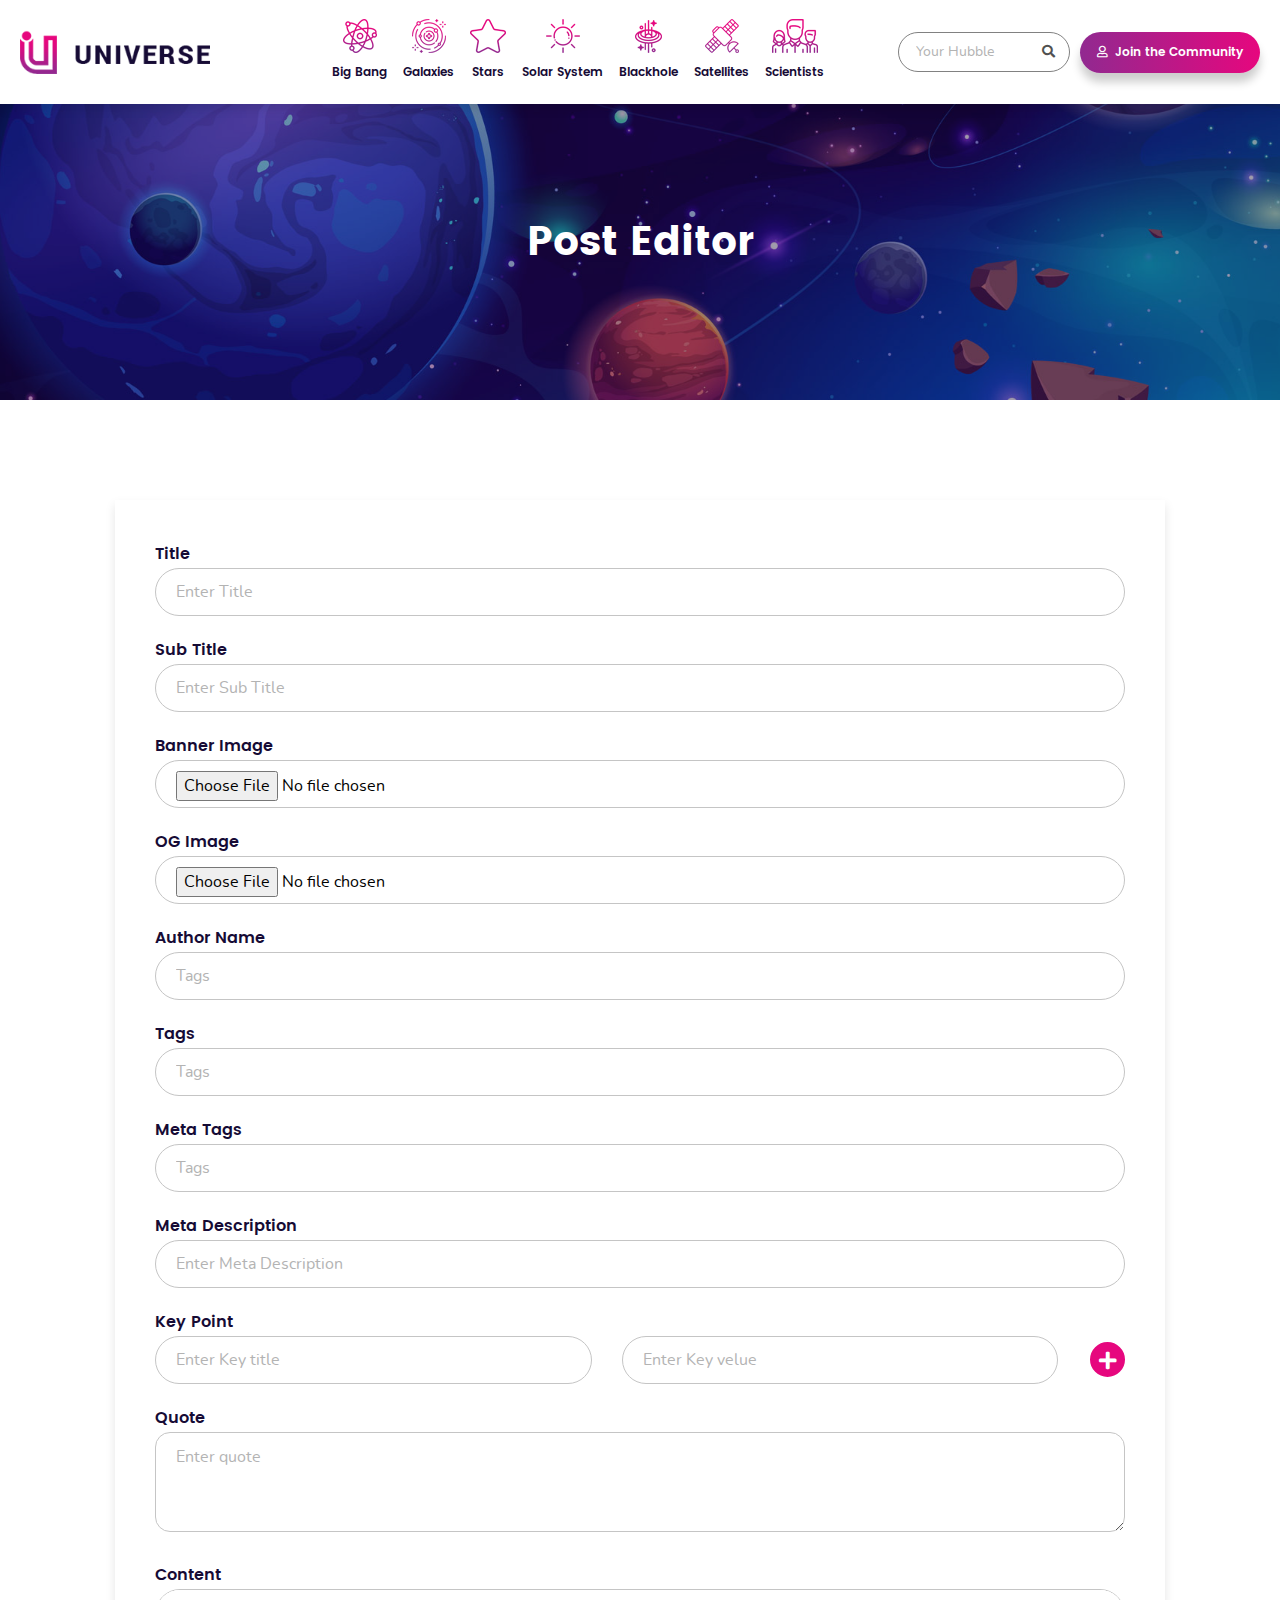
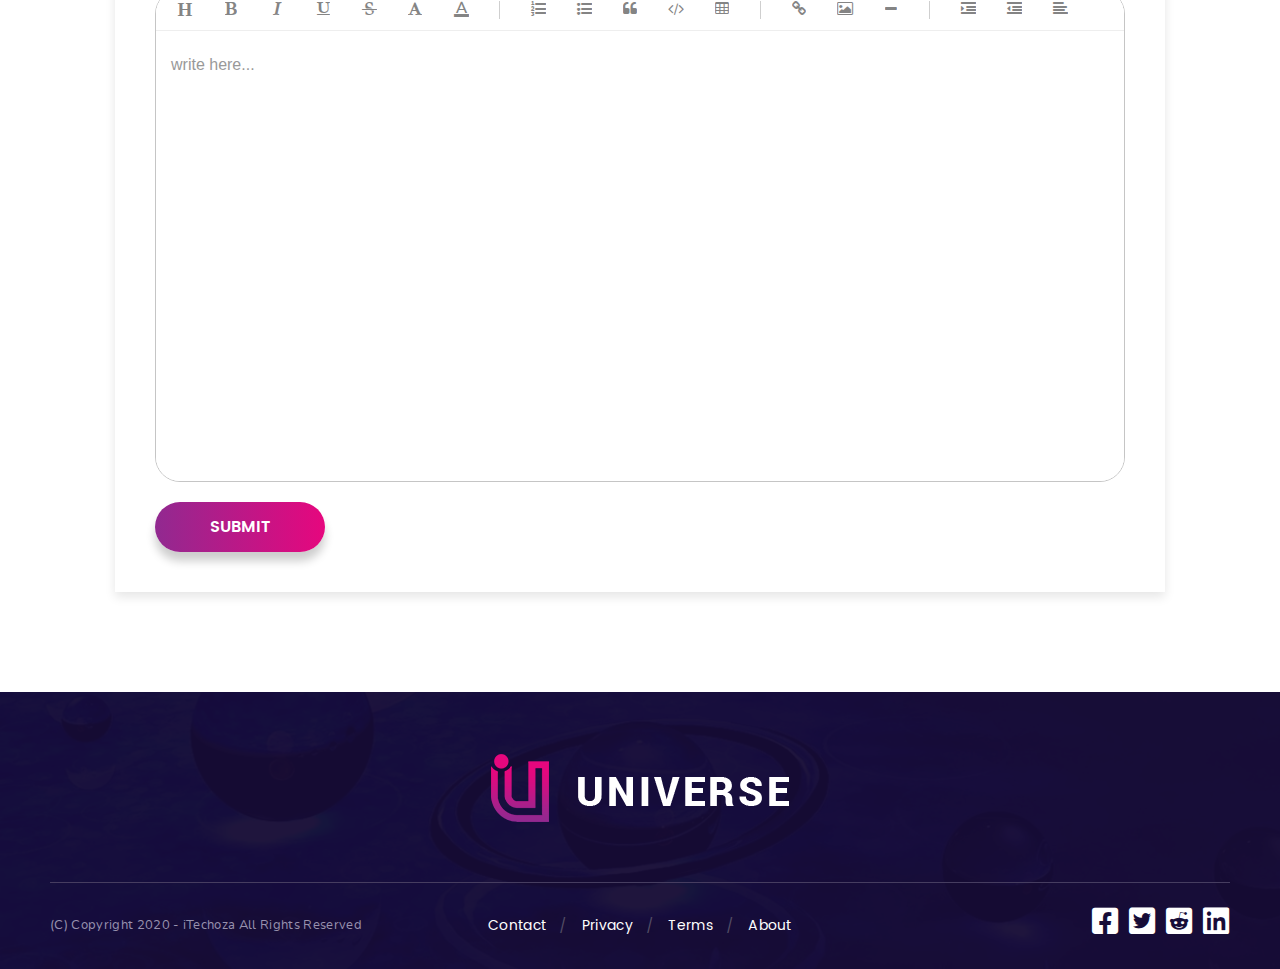
<file: post_editor.html>
<!DOCTYPE html>
<html lang="en">
<head>
<meta http-equiv="Content-Type" content="text/html; charset=utf-8" />
<meta name="viewport" content="width=device-width, initial-scale=1.0" />
	<title>Scientist Page</title>
	<link rel="stylesheet" type="text/css" href="css/bootstrap.css">
	<link rel="stylesheet" type="text/css" href="css/simditor.css" />
	<link rel="stylesheet" type="text/css" href="css/style.css">
	<link rel="stylesheet" type="text/css" href="css/fontawesome.css">
	

</head>
<body>
<div class="wrapper">
<div class="header">
		<div class="container">
			<div  class="main-header">
			<div class="header-logo">
				<a href="index.html"><img src="images/header_logo.png" alt="Cosmos"></a>
			</div>
			<div class="header-nav">
				<nav class="navbar-inverse">
					<div class="navbar-header">
						<button type="button" class="navbar-toggler" data-target="myNavbar">
							<span class="icon-bar line1"></span>
							<span class="icon-bar line2"></span>
							<span class="icon-bar line3"></span>
						</button>
					</div>
					<div class="navbar navbar-collapse" id="myNavbar">
						<ul class="navbar-nav">
							<li class="nav-item"><a href="blog_detail_page.html"><img src="images/big_bang_icon.png" alt="Big Bang">Big Bang</a></li>
							<li class="nav-item dropdown nav-drop-item"><a href="blog_detail_page.html" data-toggle="dropdown"><img src="images/galaxies_icon.png" alt="Galaxies">Galaxies</a>
								<ul class="dropdown-menu">
									<li class="item-menu">
										<a href="javascript:;" class="item-inner"><img src="images/galaxies_icon.png" alt="Galaxies"> Elliptical</a>
									</li>
									<li class="item-menu">
										<a href="javascript:;" class="item-inner"><img src="images/galaxies_icon.png" alt="Galaxies"> Spiral</a>
									</li>
									<li class="item-menu">
										<a href="javascript:;" class="item-inner"><img src="images/galaxies_icon.png" alt="Galaxies"> Irregular</a>
									</li>
									<li class="item-menu">
										<a href="javascript:;" class="item-inner"><img src="images/galaxies_icon.png" alt="Galaxies"> ES0 325-G004</a>
									</li>
									<li class="item-menu">
										<a href="javascript:;" class="item-inner"><img src="images/galaxies_icon.png" alt="Galaxies"> M101</a>
									</li>
									<li class="item-menu">
										<a href="javascript:;" class="item-inner"><img src="images/galaxies_icon.png" alt="Galaxies"> NGC 1569</a>
									</li>
									<li class="item-menu view-link">
										<a href="javascript:;" class="item-inner">View More <i class="fas fa-chevron-right"></i></a>
									</li>
								</ul>
							</li>
							<li class="nav-item dropdown nav-drop-item"><a href="javascript:;" data-toggle="dropdown"><img src="images/star_icon.png" alt="Stars">Stars</a>
								<ul class="dropdown-menu">
									<li class="item-menu">
										<a href="javascript:;" class="item-inner"><img src="images/star_icon.png" alt="Stars"> Alpha Centauri System</a>
									</li>
									<li class="item-menu">
										<a href="javascript:;" class="item-inner"><img src="images/star_icon.png" alt="Stars"> Betelgeuse</a>
									</li>
									<li class="item-menu">
										<a href="javascript:;" class="item-inner"><img src="images/star_icon.png" alt="Stars"> Rigel</a>
									</li>
									<li class="item-menu">
										<a href="javascript:;" class="item-inner"><img src="images/star_icon.png" alt="Stars"> Vega</a>
									</li>
									<li class="item-menu">
										<a href="javascript:;" class="item-inner"><img src="images/star_icon.png" alt="Stars"> Pleiades</a>
									</li>
									<li class="item-menu">
										<a href="javascript:;" class="item-inner"><img src="images/star_icon.png" alt="Stars"> Antares</a>
									</li>
									<li class="item-menu view-link">
										<a href="javascript:;" class="item-inner">View More <i class="fas fa-chevron-right"></i></a>
									</li>
								</ul>
							</li>
							<li class="nav-item dropdown"><a href="blog_detail_page.html" data-toggle="dropdown"><img src="images/solar_system_icon.png" alt="Solar System">Solar System</a>
								<ul class="dropdown-menu">
									<li class="item-menu solar-item">
										<a href="javascript:;" class="item-inner">
											<div class="solar-box">
												<div class="solar-img">
													<img src="images/mercury.png" alt="Mercury">
												</div>
												<div class="solar-content">
													<h4>Mercury</h4>
													<p>Zipping around the sun in only 88 days, Mercury is the closest planet to the sun, and it's also the smallest,</p>
												</div>
											</div>
										</a>
									</li>
									<li class="item-menu solar-item">
										<a href="javascript:;" class="item-inner">
											<div class="solar-box">
												<div class="solar-img">
													<img src="images/venus.png" alt="Venus">
												</div>
												<div class="solar-content">
													<h4>Venus</h4>
													<p>The second planet from the sun, Venus is Earth's twin in size. Radar images beneath its atmosphere reveal.</p>
												</div>
											</div>
										</a>
									</li>
									<li class="item-menu solar-item">
										<a href="javascript:;" class="item-inner">
											<div class="solar-box">
												<div class="solar-img">
													<img src="images/earth.png" alt="Earth">
												</div>
												<div class="solar-content">
													<h4>Earth</h4>
													<p>The third planet from the sun, Earth is a waterworld, with two-thirds of the planet covered by ocean.</p>
												</div>
											</div>
										</a>
									</li>
									<li class="item-menu solar-item">
										<a href="javascript:;" class="item-inner">
											<div class="solar-box">
												<div class="solar-img">
													<img src="images/mars.png" alt="Mars">
												</div>
												<div class="solar-content">
													<h4>Mars</h4>
													<p>The fourth planet from the sun is Mars, and it's a cold, desert-like place covered in dust.</p>
												</div>
											</div>
										</a>
									</li>
									<li class="item-menu solar-item">
										<a href="javascript:;" class="item-inner">
											<div class="solar-box">
												<div class="solar-img">
													<img src="images/jupiter.png" alt="Jupiter">
												</div>
												<div class="solar-content">
													<h4>Jupiter</h4>
													<p>The fifth planet from the sun, Jupiter is a giant gas world that is the most massive planet in our solar system</p>
												</div>
											</div>
										</a>
									</li>
									<li class="item-menu solar-item">
										<a href="javascript:;" class="item-inner">
											<div class="solar-box">
												<div class="solar-img">
													<img src="images/saturn.png" alt="Saturn">
												</div>
												<div class="solar-content">
													<h4>Saturn</h4>
													<p>The sixth planet from the sun, Saturn is known most for its rings. When polymath Galileo Galilei first studied Saturn</p>
												</div>
											</div>
										</a>
									</li>
									<li class="item-menu solar-item">
										<a href="javascript:;" class="item-inner">
											<div class="solar-box">
												<div class="solar-img">
													<img src="images/uranus.png" alt="Uranus">
												</div>
												<div class="solar-content">
													<h4>Uranus</h4>
													<p>The seventh planet from the sun, Uranus is an oddball. It has clouds made of hydrogen sulfide,</p>
												</div>
											</div>
										</a>
									</li>
									<li class="item-menu solar-item">
										<a href="javascript:;" class="item-inner">
											<div class="solar-box">
												<div class="solar-img">
													<img src="images/neptune.png" alt="Neptune">
												</div>
												<div class="solar-content">
													<h4>Neptune</h4>
													<p>The eighth planet from the sun, Neptune is about the size of Uranus and is known for supersonic strong winds.</p>
												</div>
											</div>
										</a>
									</li>
									<li class="item-menu solar-item">
										<a href="javascript:;" class="item-inner">
											<div class="solar-box">
												<div class="solar-img">
													<img src="images/pluto.png" alt="Pluto">
												</div>
												<div class="solar-content">
													<h4>Pluto</h4>
													<p>Once the ninth planet from the sun, Pluto is unlike other planets in many respects. It is smaller than Earth's moon;</p>
												</div>
											</div>
										</a>
									</li>
								</ul>

							</li>
							<li class="nav-item"><a href="blog_detail_page.html"><img src="images/blackhole_icon.png" alt="Blackhole">Blackhole</a></li>
							<li class="nav-item dropdown">
								<a href="blog_detail_page.html" data-toggle="dropdown"><img src="images/satellite_icon.png" alt="Satellites">Satellites</a>
								<ul class="dropdown-menu">
									<li class="item-menu solar-item">
										<a href="javascript:;" class="item-inner">
											<div class="solar-box">
												<div class="solar-img">
													<img src="images/satellite_icon.png" alt="Satellites">
												</div>
												<div class="solar-content">
													<h4>Artificial satellite</h4>
													<p>4 October 1957</p>
												</div>
											</div>
										</a>
									</li>
									<li class="item-menu solar-item">
										<a href="javascript:;" class="item-inner">
											<div class="solar-box">
												<div class="solar-img">
													<img src="images/satellite_icon.png" alt="Satellites">
												</div>
												<div class="solar-content">
													<h4>Ariane 5</h4>
													<p>4 October 1957</p>
												</div>
											</div>
										</a>
									</li>
									<li class="item-menu solar-item">
										<a href="javascript:;" class="item-inner">
											<div class="solar-box">
												<div class="solar-img">
													<img src="images/satellite_icon.png" alt="Satellites">
												</div>
												<div class="solar-content">
													<h4>Dnepr</h4>
													<p>21 April 1999</p>
												</div>
											</div>
										</a>
									</li>
									<li class="item-menu solar-item">
										<a href="javascript:;" class="item-inner">
											<div class="solar-box">
												<div class="solar-img">
													<img src="images/satellite_icon.png" alt="Satellites">
												</div>
												<div class="solar-content">
													<h4>Delta IV</h4>
													<p>10 June 2006</p>
												</div>
											</div>
										</a>
									</li>
									<li class="item-menu solar-item">
										<a href="javascript:;" class="item-inner">
											<div class="solar-box">
												<div class="solar-img">
													<img src="images/satellite_icon.png" alt="Satellites">
												</div>
												<div class="solar-content">
													<h4>Falcon 9</h4>
													<p>4 June 2010</p>
												</div>
											</div>
										</a>
									</li>
									<li class="item-menu solar-item">
										<a href="javascript:;" class="item-inner">
											<div class="solar-box">
												<div class="solar-img">
													<img src="images/satellite_icon.png" alt="Satellites">
												</div>
												<div class="solar-content">
													<h4>Atlas V</h4>
													<p>4 June 2016</p>
												</div>
											</div>
										</a>
									</li>
									<li class="item-menu solar-item view-link">
										<a href="javascript:;" class="item-inner">View More <i class="fas fa-chevron-right"></i></a>
									</li>
								</ul>
							</li>
							<li class="nav-item dropdown scientists"><a href="scientists_listing_page.html" data-toggle="dropdown"><img src="images/scientist_icon.png" alt="Scientists">Scientists</a>
								<ul class="dropdown-menu">
									<li class="item-menu solar-item">
										<a href="bio_page.html" class="item-inner">
											<div class="solar-box">
												<div class="solar-img">
													<img src="images/scientists/edward_stone.jpg" alt="Edward C. Stone">
												</div>
												<div class="solar-content">
													<h4>Edward C. Stone</h4>
													<p>23 January 1936</p>
												</div>
											</div>
										</a>
									</li>
									<li class="item-menu solar-item">
										<a href="bio_page.html" class="item-inner">
											<div class="solar-box">
												<div class="solar-img">
													<img src="images/scientists/ellen_stofan.jpg" alt="Ellen Stofan">
												</div>
												<div class="solar-content">
													<h4>Ellen Stofan</h4>
													<p>24 February 1961</p>
												</div>
											</div>
										</a>
									</li>
									<li class="item-menu solar-item">
										<a href="bio_page.html" class="item-inner">
											<div class="solar-box">
												<div class="solar-img">
													<img src="images/scientists/squyres_headshot.jpg" alt="Steve Squyres">
												</div>
												<div class="solar-content">
													<h4>Steve Squyres</h4>
													<p>9 January 1957</p>
												</div>
											</div>
										</a>
									</li>
									<li class="item-menu solar-item">
										<a href="bio_page.html" class="item-inner">
											<div class="solar-box">
												<div class="solar-img">
													<img src="images/scientists/robert_r_gilruth.jpg" alt="Edward C. Stone">
												</div>
												<div class="solar-content">
													<h4>Robert R. Gilruth</h4>
													<p>8 October 1913</p>
												</div>
											</div>
										</a>
									</li>
									<li class="item-menu solar-item">
										<a href="bio_page.html" class="item-inner">
											<div class="solar-box">
												<div class="solar-img">
													<img src="images/scientists/peggy_whitson.jpg" alt="Peggy Whitson">
												</div>
												<div class="solar-content">
													<h4>Peggy Whitson</h4>
													<p>9 February 1960</p>
												</div>
											</div>
										</a>
									</li>
									<li class="item-menu solar-item">
										<a href="bio_page.html" class="item-inner">
											<div class="solar-box">
												<div class="solar-img">
													<img src="images/scientists/brian_schmidt.jpg" alt="Brian Schmidt">
												</div>
												<div class="solar-content">
													<h4>Brian Schmidt</h4>
													<p>24 February 1967</p>
												</div>
											</div>
										</a>
									</li>
									<li class="item-menu solar-item view-link">
										<a href="scientists_listing_page.html" class="item-inner">View More <i class="fas fa-chevron-right"></i></a>
									</li>
								</ul>
							</li>
						</ul>
					</div>
				</nav>
			</div><!--end of header-nav-->
			<div class="header-right">
				<div class="header-right-inner">
					<div class="header-search">
						<form class="form-search">
							<div class="form-group search-field">
								<input type="search" class="form-control" placeholder="Your Hubble">
								<i class="fa fa-search"></i>
							</div>
						</form>
						<div class="nav-search">
							<a href="javascript:;" class="search-icon"><i class="fa fa-search"></i></a>
							<form method="get" class="hdr-form-search">
								<div class="form-group search-field">
									<input type="search" class="form-control" placeholder="Your Hubble">
									<i class="fa fa-search"></i>
								</div>
							</form>
						</div>
					</div>
					<div class="join-btn-right">
					<a href="sign_up.html" class="btn join-btn btn-join-hdr"><i class="far fa-user"></i> Join the Community</a>
						<div class="join-nav-btn">
							<a href="javascript:;" class="join-btn-icon"><i class="far fa-user"></i></a>
							<div class="hdr-join-btn">
								<a href="sign_up.html" class="btn join-btn"><i class="far fa-user"></i> Join the Community</a>
							</div>
						</div>
					</div>
				</div>
			</div><!--end of header-right-->
		</div>
		</div>
	</div><!--end of header-->
	<div class="sub-banner">
		<div class="container">
			<div class="banner-content">
				<h2 class="banner-title">Post Editor</h2>
			</div>
		</div>
	</div><!--end of sub banner -->
	<div class="section-editor section-white">
		<div class="container">
			<div class="editor-form section-form">
				<form method="post">
					<div class="form-group">
						<label>Title</label>
						<input type="text" name="" class="form-control" placeholder="Enter Title">
					</div>
					<div class="form-group">
						<label>Sub Title</label>
						<input type="text" name="" class="form-control" placeholder="Enter Sub Title">
					</div>
					<div class="form-group">
						<label>Banner Image</label>
						<input type="file" name="" class="form-control" placeholder=" ">
					</div>
					<div class="form-group">
						<label>OG Image</label>
						<input type="file" name="" class="form-control" placeholder=" ">
					</div>
					<div class="form-group">
						<label>Author Name</label>
						<input type="text" name="" class="form-control" placeholder="Tags">
					</div>
					<div class="form-group">
						<label>Tags</label>
						<input type="text" name="" class="form-control" placeholder="Tags">
					</div>
					<div class="form-group">
						<label>Meta Tags</label>
						<input type="text" name="" class="form-control" placeholder="Tags">
					</div>
					<div class="form-group">
						<label>Meta Description</label>
						<input type="text" name="" class="form-control" placeholder="Enter Meta Description">
					</div>
					<div class="form-keypoint ">
						<div class="form-group add-form-field">
							<label>Key Point</label>
							<input type="text" name="" class="form-control part-field adp-input" placeholder="Enter Key title">
							<input type="text" name="" class="form-control part-field adp-input" placeholder="Enter Key velue">
							<div class="add-btn-group">
								<a href="javascript:;" class="add_btn add"><i class="fas fa-plus"></i> Add</a>
							</div>
						</div>
					</div>
					<div class="form-group">
						<label>Quote</label>
						<textarea placeholder="Enter quote"></textarea>
					</div>
					<div class="form-group">
                        <label>Content</label>
                        <div class="class1">
                            <textarea id="txt-content" data-autosave="editor-content" name="tutorial_content" required placeholder="Enter Tutorial Content"></textarea>
                        </div>
                    </div>
                    <div class="sub-btn">
                    	<button type="submit" class="btn">Submit</button>
                    </div>
					
				</form>
			</div>
			
		</div>
	</div>
	<footer>
		<div class="container">
			<div class="footer-top">
				<div class="footer-logo">
					<img src="images/footer_logo.png" alt="Cosmos">
				</div>
			</div>
			<div class="footer-bottom">
				<div class="left-copyright foot-block">
					<p class="copyright">(C) Copyright 2020 - iTechoza All Rights Reserved</p>
				</div>
				<div class="foot-nav-link foot-block">
					<ul>
						<li><a href="contact.html">Contact</a></li>
						<li><a href="privacy_policy.html">Privacy</a></li>
						<li><a href="terms_condition.html">Terms</a></li>
						<li><a href="about.html">About</a></li>
					</ul>
				</div>
				<div class="social-media foot-block">
					<ul class="social-media-list">
						<li><a href="javascript:;"><i class="fab fa-facebook-square"></i>fb</a></li>
						<li><a href="javascript:;"><i class="fab fa-twitter-square"></i>tw</a></li>
						<li><a href="javascript:;"><i class="fab fa-reddit-square"></i>rd</a></li>
						<li><a href="javascript:;"><i class="fab fa-linkedin"></i>li</a></li>
					</ul>
				</div>
			</div>
		</div>
	</footer>
</div><!-- end of wrapper -->
<script src="js/jquery_v3_5_1.js"></script>
<script src="js/bootstrap.js"></script>
<script src="js/main.js"></script>
<script type="text/javascript" src="js/mobilecheck.js"></script>
<script type="text/javascript" src="js/module.js"></script>
<script type="text/javascript" src="js/uploader.js"></script>
<script type="text/javascript" src="js/hotkeys.js"></script>
<script type="text/javascript" src="js/simditor.js"></script>
<script type="text/javascript" src="js/page-demo.js"></script>
<script type="text/javascript">
    if(mobilecheck()){
        $('<link/>', {
            media: 'all',
            rel: 'stylesheet',
            type: 'text/css',
            href: 'public/editor/styles/mobile.css'
        }).appendTo('head')
    }
    $(function(){
      // TEXT EDITOR IMAGE UPLOAD    
        $('div.class1,div.class2').on('change', 'input:file',function(e){
          // alert('sdf');return;
            var property = e.target.files[0];
            var form_data = new FormData();
            var FullImagePath='';
            form_data.append('imageFile',property);
            $.ajax({
                type:'post',
                url:'https://www.semicolonworld.com/imgUpload',
                data:form_data,
                cache: false,
                contentType: false,
                processData: false,
                success:function(data){
                    FullImagePath='https://www.semicolonworld.com/uploads/'+e.target.files[0].name;
                    $('.custm').attr('src',FullImagePath);
                    $('.custm').parent().removeAttr('style');
                    $('.custm').removeAttr('class');
                    
                }
            });
        });
    });
</script>
</body>
</html>
</file>
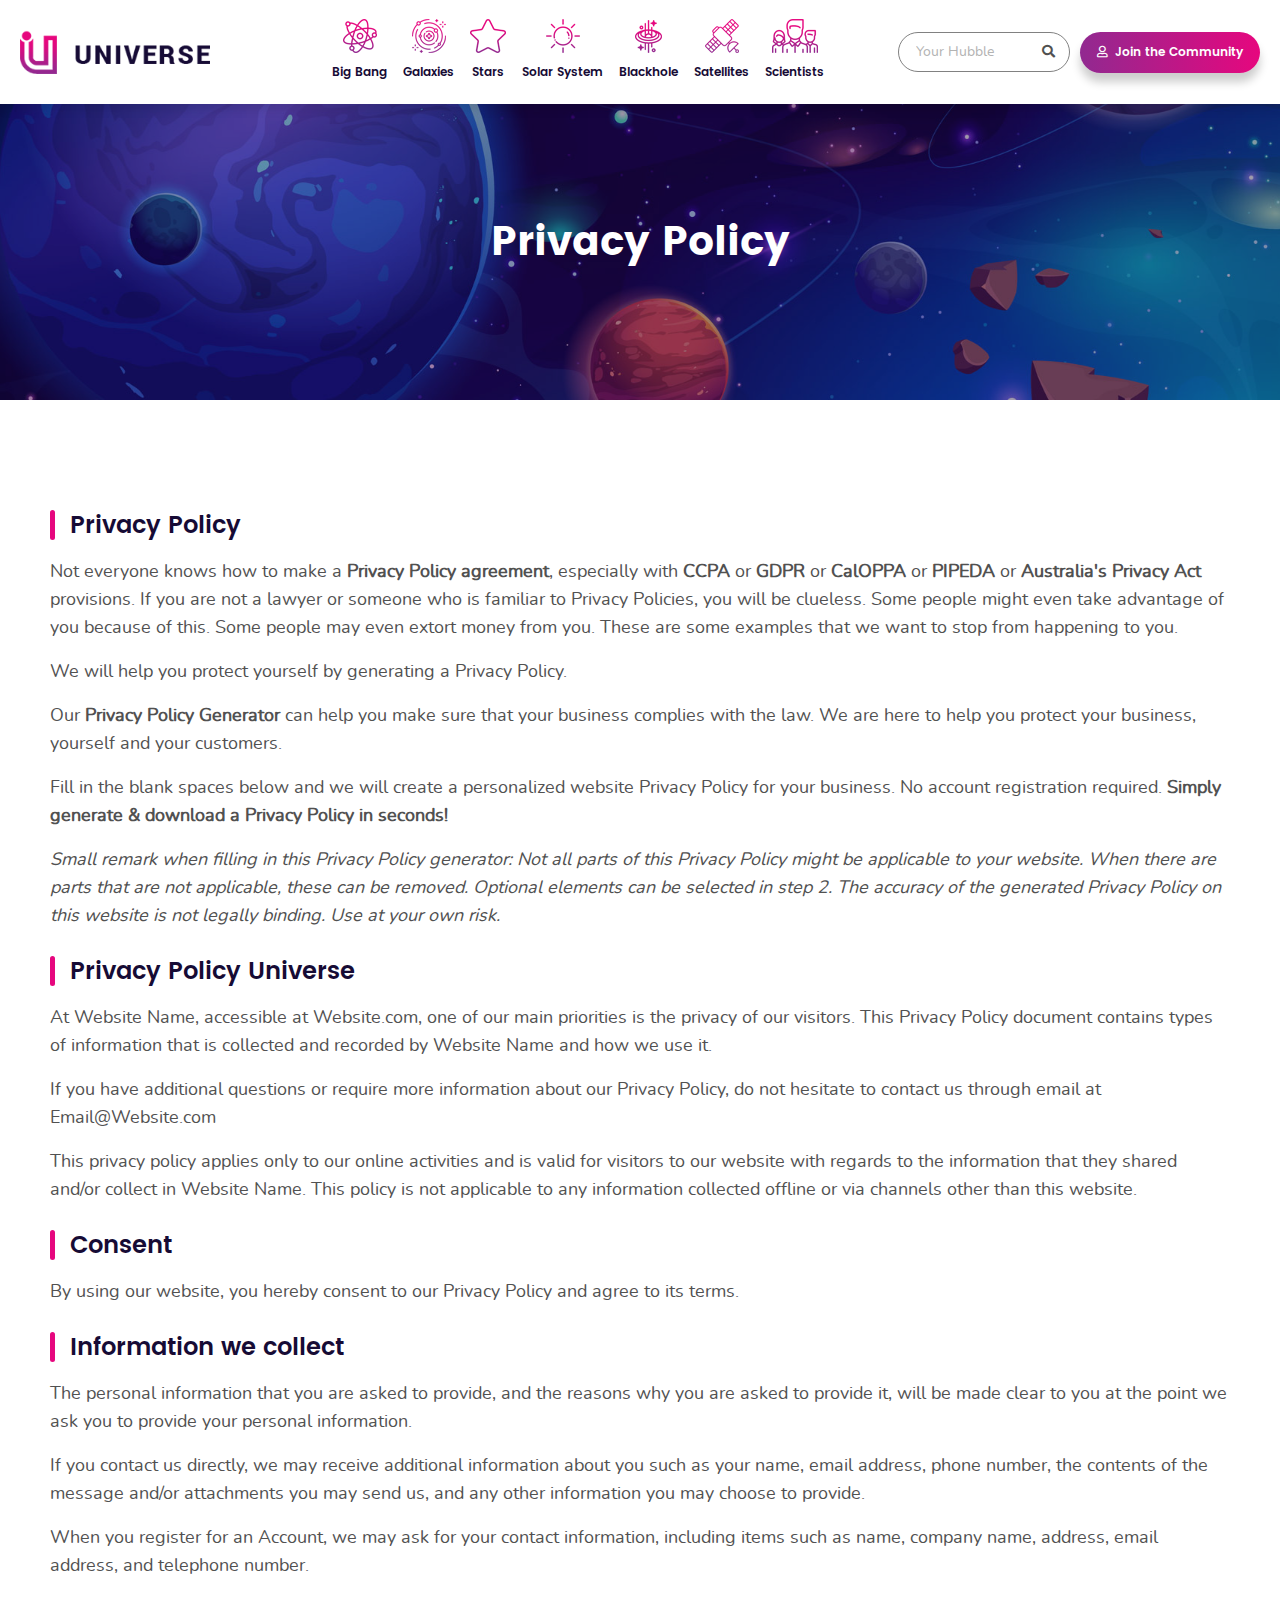
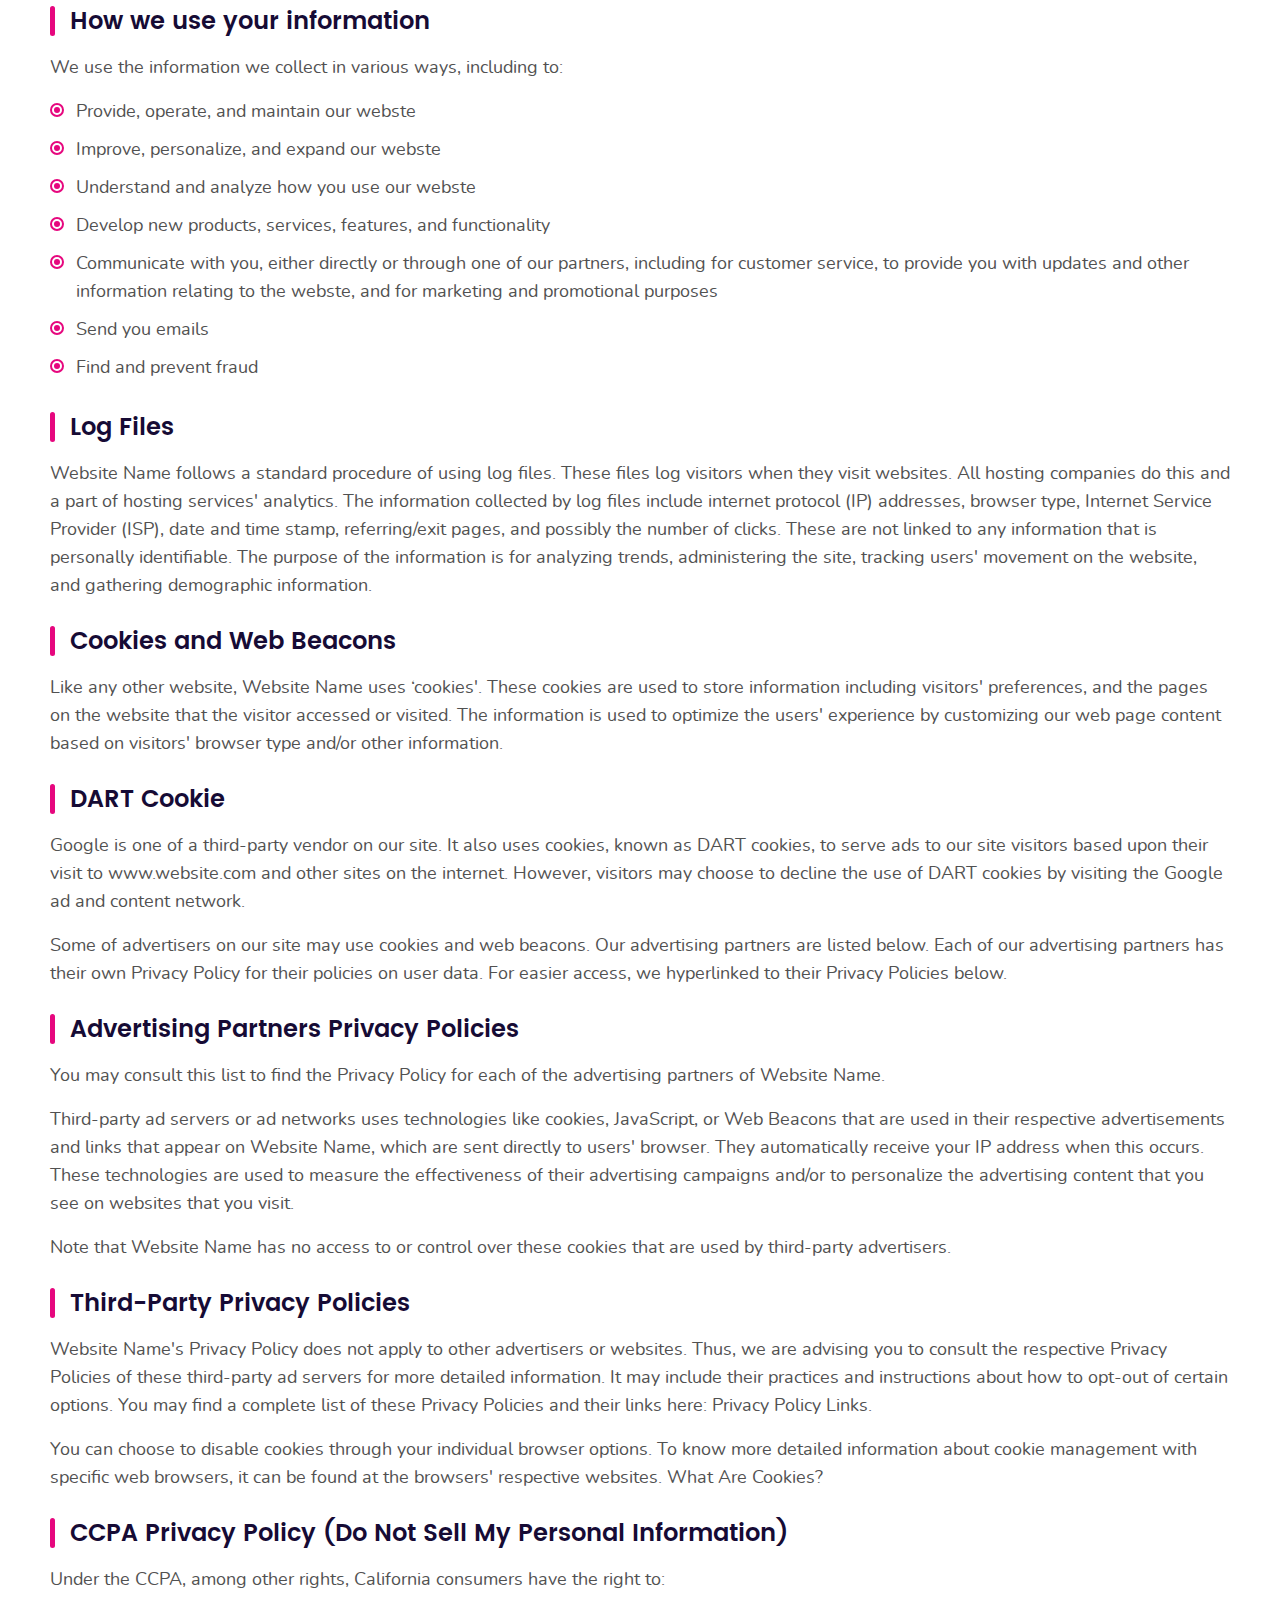
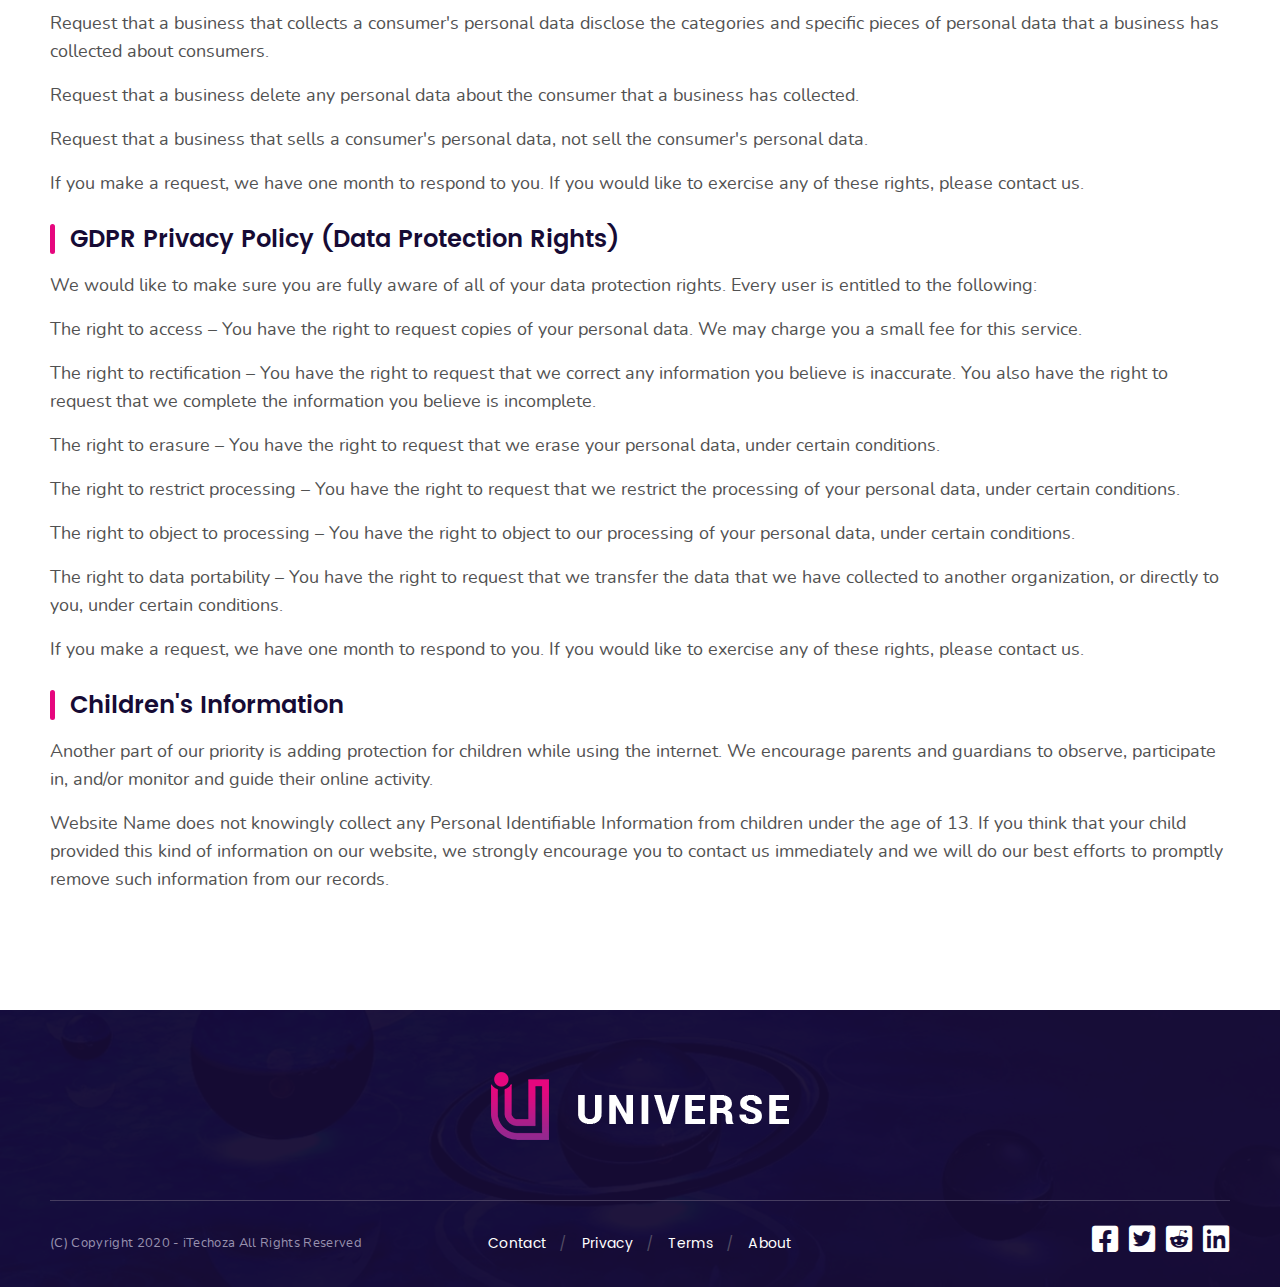
<file: privacy_policy.html>
<!DOCTYPE html>
<html lang="en">
<head>
<meta http-equiv="Content-Type" content="text/html; charset=utf-8" />
<meta name="viewport" content="width=device-width, initial-scale=1.0" />
	<title>Privacy Policy</title>
	<link rel="stylesheet" type="text/css" href="css/bootstrap.css">
	<link rel="stylesheet" type="text/css" href="css/style.css">
	<link rel="stylesheet" type="text/css" href="css/fontawesome.css">

</head>
<body>
<div class="wrapper">
	<div class="header">
		<div class="container">
			<div  class="main-header">
			<div class="header-logo">
				<a href="index.html"><img src="images/header_logo.png" alt="Cosmos"></a>
			</div>
			<div class="header-nav">
				<nav class="navbar-inverse">
					<div class="navbar-header">
						<button type="button" class="navbar-toggler" data-target="myNavbar">
							<span class="icon-bar line1"></span>
							<span class="icon-bar line2"></span>
							<span class="icon-bar line3"></span>
						</button>
					</div>
					<div class="navbar navbar-collapse" id="myNavbar">
						<ul class="navbar-nav">
							<li class="nav-item"><a href="blog_detail_page.html"><img src="images/big_bang_icon.png" alt="Big Bang">Big Bang</a></li>
							<li class="nav-item dropdown nav-drop-item"><a href="blog_detail_page.html" data-toggle="dropdown"><img src="images/galaxies_icon.png" alt="Galaxies">Galaxies</a>
								<ul class="dropdown-menu">
									<li class="item-menu">
										<a href="javascript:;" class="item-inner"><img src="images/galaxies_icon.png" alt="Galaxies"> Elliptical</a>
									</li>
									<li class="item-menu">
										<a href="javascript:;" class="item-inner"><img src="images/galaxies_icon.png" alt="Galaxies"> Spiral</a>
									</li>
									<li class="item-menu">
										<a href="javascript:;" class="item-inner"><img src="images/galaxies_icon.png" alt="Galaxies"> Irregular</a>
									</li>
									<li class="item-menu">
										<a href="javascript:;" class="item-inner"><img src="images/galaxies_icon.png" alt="Galaxies"> ES0 325-G004</a>
									</li>
									<li class="item-menu">
										<a href="javascript:;" class="item-inner"><img src="images/galaxies_icon.png" alt="Galaxies"> M101</a>
									</li>
									<li class="item-menu">
										<a href="javascript:;" class="item-inner"><img src="images/galaxies_icon.png" alt="Galaxies"> NGC 1569</a>
									</li>
									<li class="item-menu view-link">
										<a href="javascript:;" class="item-inner">View More <i class="fas fa-chevron-right"></i></a>
									</li>
								</ul>
							</li>
							<li class="nav-item dropdown nav-drop-item"><a href="javascript:;" data-toggle="dropdown"><img src="images/star_icon.png" alt="Stars">Stars</a>
								<ul class="dropdown-menu">
									<li class="item-menu">
										<a href="javascript:;" class="item-inner"><img src="images/star_icon.png" alt="Stars"> Alpha Centauri System</a>
									</li>
									<li class="item-menu">
										<a href="javascript:;" class="item-inner"><img src="images/star_icon.png" alt="Stars"> Betelgeuse</a>
									</li>
									<li class="item-menu">
										<a href="javascript:;" class="item-inner"><img src="images/star_icon.png" alt="Stars"> Rigel</a>
									</li>
									<li class="item-menu">
										<a href="javascript:;" class="item-inner"><img src="images/star_icon.png" alt="Stars"> Vega</a>
									</li>
									<li class="item-menu">
										<a href="javascript:;" class="item-inner"><img src="images/star_icon.png" alt="Stars"> Pleiades</a>
									</li>
									<li class="item-menu">
										<a href="javascript:;" class="item-inner"><img src="images/star_icon.png" alt="Stars"> Antares</a>
									</li>
									<li class="item-menu view-link">
										<a href="javascript:;" class="item-inner">View More <i class="fas fa-chevron-right"></i></a>
									</li>
								</ul>
							</li>
							<li class="nav-item dropdown"><a href="blog_detail_page.html" data-toggle="dropdown"><img src="images/solar_system_icon.png" alt="Solar System">Solar System</a>
								<ul class="dropdown-menu">
									<li class="item-menu solar-item">
										<a href="javascript:;" class="item-inner">
											<div class="solar-box">
												<div class="solar-img">
													<img src="images/mercury.png" alt="Mercury">
												</div>
												<div class="solar-content">
													<h4>Mercury</h4>
													<p>Zipping around the sun in only 88 days, Mercury is the closest planet to the sun, and it's also the smallest,</p>
												</div>
											</div>
										</a>
									</li>
									<li class="item-menu solar-item">
										<a href="javascript:;" class="item-inner">
											<div class="solar-box">
												<div class="solar-img">
													<img src="images/venus.png" alt="Venus">
												</div>
												<div class="solar-content">
													<h4>Venus</h4>
													<p>The second planet from the sun, Venus is Earth's twin in size. Radar images beneath its atmosphere reveal.</p>
												</div>
											</div>
										</a>
									</li>
									<li class="item-menu solar-item">
										<a href="javascript:;" class="item-inner">
											<div class="solar-box">
												<div class="solar-img">
													<img src="images/earth.png" alt="Earth">
												</div>
												<div class="solar-content">
													<h4>Earth</h4>
													<p>The third planet from the sun, Earth is a waterworld, with two-thirds of the planet covered by ocean.</p>
												</div>
											</div>
										</a>
									</li>
									<li class="item-menu solar-item">
										<a href="javascript:;" class="item-inner">
											<div class="solar-box">
												<div class="solar-img">
													<img src="images/mars.png" alt="Mars">
												</div>
												<div class="solar-content">
													<h4>Mars</h4>
													<p>The fourth planet from the sun is Mars, and it's a cold, desert-like place covered in dust.</p>
												</div>
											</div>
										</a>
									</li>
									<li class="item-menu solar-item">
										<a href="javascript:;" class="item-inner">
											<div class="solar-box">
												<div class="solar-img">
													<img src="images/jupiter.png" alt="Jupiter">
												</div>
												<div class="solar-content">
													<h4>Jupiter</h4>
													<p>The fifth planet from the sun, Jupiter is a giant gas world that is the most massive planet in our solar system</p>
												</div>
											</div>
										</a>
									</li>
									<li class="item-menu solar-item">
										<a href="javascript:;" class="item-inner">
											<div class="solar-box">
												<div class="solar-img">
													<img src="images/saturn.png" alt="Saturn">
												</div>
												<div class="solar-content">
													<h4>Saturn</h4>
													<p>The sixth planet from the sun, Saturn is known most for its rings. When polymath Galileo Galilei first studied Saturn</p>
												</div>
											</div>
										</a>
									</li>
									<li class="item-menu solar-item">
										<a href="javascript:;" class="item-inner">
											<div class="solar-box">
												<div class="solar-img">
													<img src="images/uranus.png" alt="Uranus">
												</div>
												<div class="solar-content">
													<h4>Uranus</h4>
													<p>The seventh planet from the sun, Uranus is an oddball. It has clouds made of hydrogen sulfide,</p>
												</div>
											</div>
										</a>
									</li>
									<li class="item-menu solar-item">
										<a href="javascript:;" class="item-inner">
											<div class="solar-box">
												<div class="solar-img">
													<img src="images/neptune.png" alt="Neptune">
												</div>
												<div class="solar-content">
													<h4>Neptune</h4>
													<p>The eighth planet from the sun, Neptune is about the size of Uranus and is known for supersonic strong winds.</p>
												</div>
											</div>
										</a>
									</li>
									<li class="item-menu solar-item">
										<a href="javascript:;" class="item-inner">
											<div class="solar-box">
												<div class="solar-img">
													<img src="images/pluto.png" alt="Pluto">
												</div>
												<div class="solar-content">
													<h4>Pluto</h4>
													<p>Once the ninth planet from the sun, Pluto is unlike other planets in many respects. It is smaller than Earth's moon;</p>
												</div>
											</div>
										</a>
									</li>
								</ul>

							</li>
							<li class="nav-item"><a href="blog_detail_page.html"><img src="images/blackhole_icon.png" alt="Blackhole">Blackhole</a></li>
							<li class="nav-item dropdown">
								<a href="blog_detail_page.html" data-toggle="dropdown"><img src="images/satellite_icon.png" alt="Satellites">Satellites</a>
								<ul class="dropdown-menu">
									<li class="item-menu solar-item">
										<a href="javascript:;" class="item-inner">
											<div class="solar-box">
												<div class="solar-img">
													<img src="images/satellite_icon.png" alt="Satellites">
												</div>
												<div class="solar-content">
													<h4>Artificial satellite</h4>
													<p>4 October 1957</p>
												</div>
											</div>
										</a>
									</li>
									<li class="item-menu solar-item">
										<a href="javascript:;" class="item-inner">
											<div class="solar-box">
												<div class="solar-img">
													<img src="images/satellite_icon.png" alt="Satellites">
												</div>
												<div class="solar-content">
													<h4>Ariane 5</h4>
													<p>4 October 1957</p>
												</div>
											</div>
										</a>
									</li>
									<li class="item-menu solar-item">
										<a href="javascript:;" class="item-inner">
											<div class="solar-box">
												<div class="solar-img">
													<img src="images/satellite_icon.png" alt="Satellites">
												</div>
												<div class="solar-content">
													<h4>Dnepr</h4>
													<p>21 April 1999</p>
												</div>
											</div>
										</a>
									</li>
									<li class="item-menu solar-item">
										<a href="javascript:;" class="item-inner">
											<div class="solar-box">
												<div class="solar-img">
													<img src="images/satellite_icon.png" alt="Satellites">
												</div>
												<div class="solar-content">
													<h4>Delta IV</h4>
													<p>10 June 2006</p>
												</div>
											</div>
										</a>
									</li>
									<li class="item-menu solar-item">
										<a href="javascript:;" class="item-inner">
											<div class="solar-box">
												<div class="solar-img">
													<img src="images/satellite_icon.png" alt="Satellites">
												</div>
												<div class="solar-content">
													<h4>Falcon 9</h4>
													<p>4 June 2010</p>
												</div>
											</div>
										</a>
									</li>
									<li class="item-menu solar-item">
										<a href="javascript:;" class="item-inner">
											<div class="solar-box">
												<div class="solar-img">
													<img src="images/satellite_icon.png" alt="Satellites">
												</div>
												<div class="solar-content">
													<h4>Atlas V</h4>
													<p>4 June 2016</p>
												</div>
											</div>
										</a>
									</li>
									<li class="item-menu solar-item view-link">
										<a href="javascript:;" class="item-inner">View More <i class="fas fa-chevron-right"></i></a>
									</li>
								</ul>
							</li>
							<li class="nav-item dropdown scientists"><a href="scientists_listing_page.html" data-toggle="dropdown"><img src="images/scientist_icon.png" alt="Scientists">Scientists</a>
								<ul class="dropdown-menu">
									<li class="item-menu solar-item">
										<a href="bio_page.html" class="item-inner">
											<div class="solar-box">
												<div class="solar-img">
													<img src="images/scientists/edward_stone.jpg" alt="Edward C. Stone">
												</div>
												<div class="solar-content">
													<h4>Edward C. Stone</h4>
													<p>23 January 1936</p>
												</div>
											</div>
										</a>
									</li>
									<li class="item-menu solar-item">
										<a href="bio_page.html" class="item-inner">
											<div class="solar-box">
												<div class="solar-img">
													<img src="images/scientists/ellen_stofan.jpg" alt="Ellen Stofan">
												</div>
												<div class="solar-content">
													<h4>Ellen Stofan</h4>
													<p>24 February 1961</p>
												</div>
											</div>
										</a>
									</li>
									<li class="item-menu solar-item">
										<a href="bio_page.html" class="item-inner">
											<div class="solar-box">
												<div class="solar-img">
													<img src="images/scientists/squyres_headshot.jpg" alt="Steve Squyres">
												</div>
												<div class="solar-content">
													<h4>Steve Squyres</h4>
													<p>9 January 1957</p>
												</div>
											</div>
										</a>
									</li>
									<li class="item-menu solar-item">
										<a href="bio_page.html" class="item-inner">
											<div class="solar-box">
												<div class="solar-img">
													<img src="images/scientists/robert_r_gilruth.jpg" alt="Edward C. Stone">
												</div>
												<div class="solar-content">
													<h4>Robert R. Gilruth</h4>
													<p>8 October 1913</p>
												</div>
											</div>
										</a>
									</li>
									<li class="item-menu solar-item">
										<a href="bio_page.html" class="item-inner">
											<div class="solar-box">
												<div class="solar-img">
													<img src="images/scientists/peggy_whitson.jpg" alt="Peggy Whitson">
												</div>
												<div class="solar-content">
													<h4>Peggy Whitson</h4>
													<p>9 February 1960</p>
												</div>
											</div>
										</a>
									</li>
									<li class="item-menu solar-item">
										<a href="bio_page.html" class="item-inner">
											<div class="solar-box">
												<div class="solar-img">
													<img src="images/scientists/brian_schmidt.jpg" alt="Brian Schmidt">
												</div>
												<div class="solar-content">
													<h4>Brian Schmidt</h4>
													<p>24 February 1967</p>
												</div>
											</div>
										</a>
									</li>
									<li class="item-menu solar-item view-link">
										<a href="scientists_listing_page.html" class="item-inner">View More <i class="fas fa-chevron-right"></i></a>
									</li>
								</ul>
							</li>
						</ul>
					</div>
				</nav>
			</div><!--end of header-nav-->
			<div class="header-right">
				<div class="header-right-inner">
					<div class="header-search">
						<form class="form-search">
							<div class="form-group search-field">
								<input type="search" class="form-control" placeholder="Your Hubble">
								<i class="fa fa-search"></i>
							</div>
						</form>
						<div class="nav-search">
							<a href="javascript:;" class="search-icon"><i class="fa fa-search"></i></a>
							<form method="get" class="hdr-form-search">
								<div class="form-group search-field">
									<input type="search" class="form-control" placeholder="Your Hubble">
									<i class="fa fa-search"></i>
								</div>
							</form>
						</div>
					</div>
					<div class="join-btn-right">
					<a href="sign_up.html" class="btn join-btn btn-join-hdr"><i class="far fa-user"></i> Join the Community</a>
						<div class="join-nav-btn">
							<a href="javascript:;" class="join-btn-icon"><i class="far fa-user"></i></a>
							<div class="hdr-join-btn">
								<a href="sign_up.html" class="btn join-btn"><i class="far fa-user"></i> Join the Community</a>
							</div>
						</div>
					</div>
				</div>
			</div><!--end of header-right-->
		</div>
		</div>
	</div><!--end of header-->
	<div class="sub-banner">
		<div class="container">
			<div class="banner-content">
				<h2 class="banner-title">Privacy Policy</h2>
			</div>
		</div>
	</div><!--end of sub banner -->
	<div class="section-white">
		<div class="container">
			<h3 class="text-title inner-title">Privacy Policy</h3>
			<p>Not everyone knows how to make a <b>Privacy Policy agreement</b>, especially with <b>CCPA</b> or <b>GDPR</b> or <b>CalOPPA</b> or <b>PIPEDA</b> or <b>Australia's Privacy Act</b> provisions. If you are not a lawyer or someone who is familiar to Privacy Policies, you will be clueless. Some people might even take advantage of you because of this. Some people may even extort money from you. These are some examples that we want to stop from happening to you.</p>
			<p>We will help you protect yourself by generating a Privacy Policy.</p>
			<p>Our <b>Privacy Policy Generator</b> can help you make sure that your business complies with the law. We are here to help you protect your business, yourself and your customers.</p>
			<p>Fill in the blank spaces below and we will create a personalized website Privacy Policy for your business. No account registration required. <b>Simply generate & download a Privacy Policy in seconds!</b></p>
			<p><i>Small remark when filling in this Privacy Policy generator: Not all parts of this Privacy Policy might be applicable to your website. When there are parts that are not applicable, these can be removed. Optional elements can be selected in step 2. The accuracy of the generated Privacy Policy on this website is not legally binding. Use at your own risk.</i></p>
			<h3 class="text-title inner-title">Privacy Policy Universe</h3>
			<p>At Website Name, accessible at Website.com, one of our main priorities is the privacy of our visitors. This Privacy Policy document contains types of information that is collected and recorded by Website Name and how we use it.</p>

			<p>If you have additional questions or require more information about our Privacy Policy, do not hesitate to contact us through email at Email@Website.com</p>

			<p>This privacy policy applies only to our online activities and is valid for visitors to our website with regards to the information that they shared and/or collect in Website Name. This policy is not applicable to any information collected offline or via channels other than this website.</p>
			<h3 class="text-title inner-title">Consent</h3>
			<p>By using our website, you hereby consent to our Privacy Policy and agree to its terms.</p>

			<h3 class="text-title inner-title">Information we collect</h3>
			<p>The personal information that you are asked to provide, and the reasons why you are asked to provide it, will be made clear to you at the point we ask you to provide your personal information.</p>

			<p>If you contact us directly, we may receive additional information about you such as your name, email address, phone number, the contents of the message and/or attachments you may send us, and any other information you may choose to provide.</p>

			<p>When you register for an Account, we may ask for your contact information, including items such as name, company name, address, email address, and telephone number.</p>

			<h3 class="text-title inner-title">How we use your information</h3>
			<p>We use the information we collect in various ways, including to:</p>
			<ul class="sec-point">
				<li>Provide, operate, and maintain our webste</li>
				<li>Improve, personalize, and expand our webste</li>
				<li>Understand and analyze how you use our webste</li>
				<li>Develop new products, services, features, and functionality</li>
				<li>Communicate with you, either directly or through one of our partners, including for customer service, to provide you with updates and other information relating to the webste, and for marketing and promotional purposes</li>
				<li>Send you emails</li>
				<li>Find and prevent fraud</li>
			</ul>

			<h3 class="text-title inner-title">Log Files</h3>
			<p>Website Name follows a standard procedure of using log files. These files log visitors when they visit websites. All hosting companies do this and a part of hosting services' analytics. The information collected by log files include internet protocol (IP) addresses, browser type, Internet Service Provider (ISP), date and time stamp, referring/exit pages, and possibly the number of clicks. These are not linked to any information that is personally identifiable. The purpose of the information is for analyzing trends, administering the site, tracking users' movement on the website, and gathering demographic information.</p>

			<h3 class="text-title inner-title">Cookies and Web Beacons</h3>
			<p>Like any other website, Website Name uses ‘cookies'. These cookies are used to store information including visitors' preferences, and the pages on the website that the visitor accessed or visited. The information is used to optimize the users' experience by customizing our web page content based on visitors' browser type and/or other information.</p>
			<h3 class="text-title inner-title">DART Cookie</h3>
			<p>Google is one of a third-party vendor on our site. It also uses cookies, known as DART cookies, to serve ads to our site visitors based upon their visit to www.website.com and other sites on the internet. However, visitors may choose to decline the use of DART cookies by visiting the Google ad and content network.</p>

			<p>Some of advertisers on our site may use cookies and web beacons. Our advertising partners are listed below. Each of our advertising partners has their own Privacy Policy for their policies on user data. For easier access, we hyperlinked to their Privacy Policies below.</p>
			<h3 class="text-title inner-title">Advertising Partners Privacy Policies</h3>
			<p>You may consult this list to find the Privacy Policy for each of the advertising partners of Website Name.</p>

			<p>Third-party ad servers or ad networks uses technologies like cookies, JavaScript, or Web Beacons that are used in their respective advertisements and links that appear on Website Name, which are sent directly to users' browser. They automatically receive your IP address when this occurs. These technologies are used to measure the effectiveness of their advertising campaigns and/or to personalize the advertising content that you see on websites that you visit.</p>

			<p>Note that Website Name has no access to or control over these cookies that are used by third-party advertisers.</p>
			<h3 class="text-title inner-title">Third-Party Privacy Policies</h3>
			<p>Website Name's Privacy Policy does not apply to other advertisers or websites. Thus, we are advising you to consult the respective Privacy Policies of these third-party ad servers for more detailed information. It may include their practices and instructions about how to opt-out of certain options. You may find a complete list of these Privacy Policies and their links here: Privacy Policy Links.</p>

			<p>You can choose to disable cookies through your individual browser options. To know more detailed information about cookie management with specific web browsers, it can be found at the browsers' respective websites. What Are Cookies?</p>
			<h3 class="text-title inner-title">CCPA Privacy Policy (Do Not Sell My Personal Information)</h3>
			<p>Under the CCPA, among other rights, California consumers have the right to:</p>

			<p>Request that a business that collects a consumer's personal data disclose the categories and specific pieces of personal data that a business has collected about consumers.</p>

			<p>Request that a business delete any personal data about the consumer that a business has collected.</p>

			<p>Request that a business that sells a consumer's personal data, not sell the consumer's personal data.</p>

			<p>If you make a request, we have one month to respond to you. If you would like to exercise any of these rights, please contact us.</p>
			<h3 class="text-title inner-title">GDPR Privacy Policy (Data Protection Rights)</h3>
			<p>We would like to make sure you are fully aware of all of your data protection rights. Every user is entitled to the following:</p>

			<p>The right to access – You have the right to request copies of your personal data. We may charge you a small fee for this service.</p>

			<p>The right to rectification – You have the right to request that we correct any information you believe is inaccurate. You also have the right to request that we complete the information you believe is incomplete.</p>

			<p>The right to erasure – You have the right to request that we erase your personal data, under certain conditions.</p>

			<p>The right to restrict processing – You have the right to request that we restrict the processing of your personal data, under certain conditions.</p>

			<p>The right to object to processing – You have the right to object to our processing of your personal data, under certain conditions.</p>

			<p>The right to data portability – You have the right to request that we transfer the data that we have collected to another organization, or directly to you, under certain conditions.</p>

			<p>If you make a request, we have one month to respond to you. If you would like to exercise any of these rights, please contact us.</p>
			<h3 class="text-title inner-title">Children's Information</h3>
			<p>Another part of our priority is adding protection for children while using the internet. We encourage parents and guardians to observe, participate in, and/or monitor and guide their online activity.</p>

			<p>Website Name does not knowingly collect any Personal Identifiable Information from children under the age of 13. If you think that your child provided this kind of information on our website, we strongly encourage you to contact us immediately and we will do our best efforts to promptly remove such information from our records.</p>
		</div>
	</div>
	
	<footer>
		<div class="container">
			<div class="footer-top">
				<div class="footer-logo">
					<img src="images/footer_logo.png" alt="Cosmos">
				</div>
			</div>
			<div class="footer-bottom">
				<div class="left-copyright foot-block">
					<p class="copyright">(C) Copyright 2020 - iTechoza All Rights Reserved</p>
				</div>
				<div class="foot-nav-link foot-block">
					<ul>
						<li><a href="contact.html">Contact</a></li>
						<li><a href="privacy_policy.html">Privacy</a></li>
						<li><a href="terms_condition.html">Terms</a></li>
						<li><a href="about.html">About</a></li>
					</ul>
				</div>
				<div class="social-media foot-block">
					<ul class="social-media-list">
						<li><a href="javascript:;"><i class="fab fa-facebook-square"></i>fb</a></li>
						<li><a href="javascript:;"><i class="fab fa-twitter-square"></i>tw</a></li>
						<li><a href="javascript:;"><i class="fab fa-reddit-square"></i>rd</a></li>
						<li><a href="javascript:;"><i class="fab fa-linkedin"></i>li</a></li>
					</ul>
				</div>
			</div>
		</div>
	</footer>
</div><!-- end of wrapper -->
<script src="js/jquery_v3_5_1.js"></script>
<script src="js/bootstrap.js"></script>
<script src="js/main.js"></script>
</body>
</html>
</file>
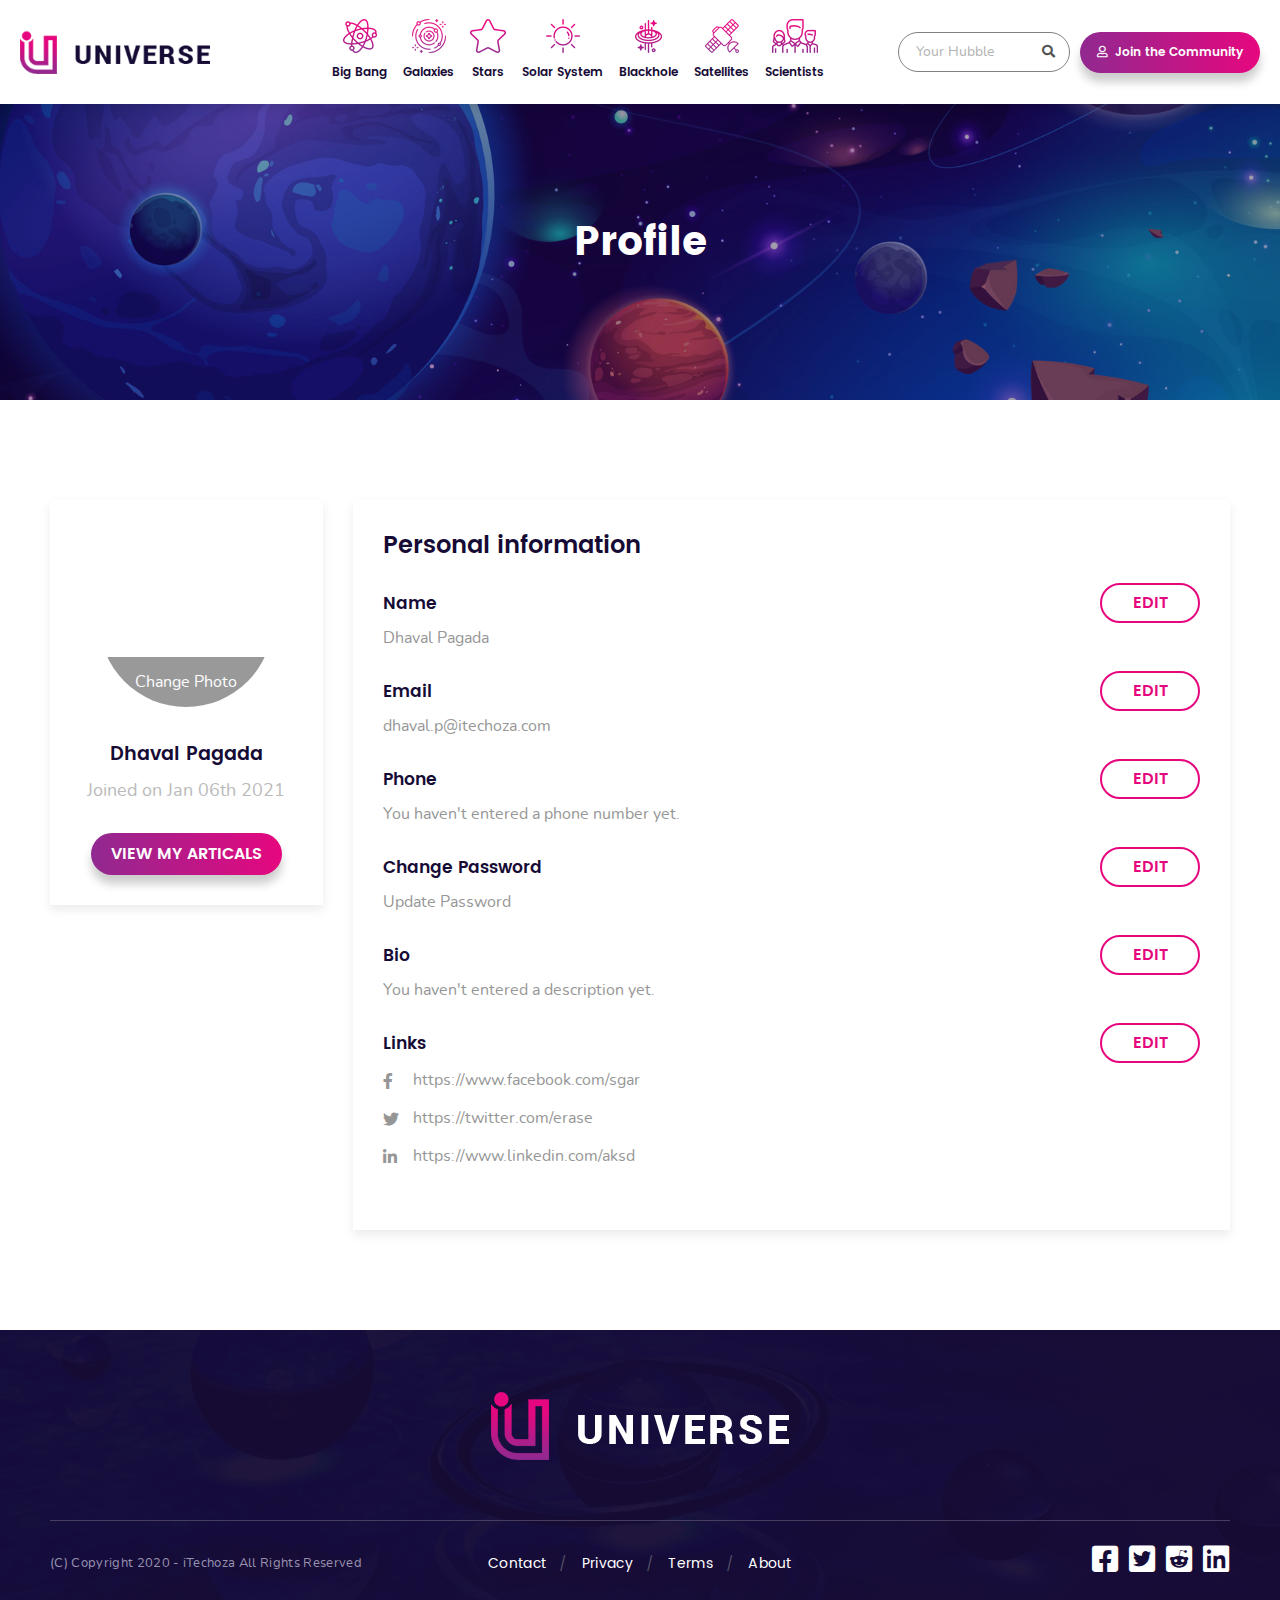
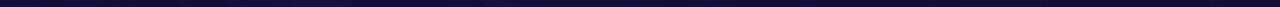
<file: profile_page.html>
<!DOCTYPE html>
<html lang="en">
<head>
<meta http-equiv="Content-Type" content="text/html; charset=utf-8" />
<meta name="viewport" content="width=device-width, initial-scale=1.0" />
	<title>Profile Page</title>
	<link rel="stylesheet" type="text/css" href="css/bootstrap.css">
	<link rel="stylesheet" type="text/css" href="css/style.css">
	<link rel="stylesheet" type="text/css" href="css/fontawesome.css">
</head>
<body>
<div class="wrapper">
<div class="header">
		<div class="container">
			<div  class="main-header">
			<div class="header-logo">
				<a href="index.html"><img src="images/header_logo.png" alt="Cosmos"></a>
			</div>
			<div class="header-nav">
				<nav class="navbar-inverse">
					<div class="navbar-header">
						<button type="button" class="navbar-toggler" data-target="myNavbar">
							<span class="icon-bar line1"></span>
							<span class="icon-bar line2"></span>
							<span class="icon-bar line3"></span>
						</button>
					</div>
					<div class="navbar navbar-collapse" id="myNavbar">
						<ul class="navbar-nav">
							<li class="nav-item"><a href="blog_detail_page.html"><img src="images/big_bang_icon.png" alt="Big Bang">Big Bang</a></li>
							<li class="nav-item dropdown nav-drop-item"><a href="blog_detail_page.html" data-toggle="dropdown"><img src="images/galaxies_icon.png" alt="Galaxies">Galaxies</a>
								<ul class="dropdown-menu">
									<li class="item-menu">
										<a href="javascript:;" class="item-inner"><img src="images/galaxies_icon.png" alt="Galaxies"> Elliptical</a>
									</li>
									<li class="item-menu">
										<a href="javascript:;" class="item-inner"><img src="images/galaxies_icon.png" alt="Galaxies"> Spiral</a>
									</li>
									<li class="item-menu">
										<a href="javascript:;" class="item-inner"><img src="images/galaxies_icon.png" alt="Galaxies"> Irregular</a>
									</li>
									<li class="item-menu">
										<a href="javascript:;" class="item-inner"><img src="images/galaxies_icon.png" alt="Galaxies"> ES0 325-G004</a>
									</li>
									<li class="item-menu">
										<a href="javascript:;" class="item-inner"><img src="images/galaxies_icon.png" alt="Galaxies"> M101</a>
									</li>
									<li class="item-menu">
										<a href="javascript:;" class="item-inner"><img src="images/galaxies_icon.png" alt="Galaxies"> NGC 1569</a>
									</li>
									<li class="item-menu view-link">
										<a href="javascript:;" class="item-inner">View More <i class="fas fa-chevron-right"></i></a>
									</li>
								</ul>
							</li>
							<li class="nav-item dropdown nav-drop-item"><a href="javascript:;" data-toggle="dropdown"><img src="images/star_icon.png" alt="Stars">Stars</a>
								<ul class="dropdown-menu">
									<li class="item-menu">
										<a href="javascript:;" class="item-inner"><img src="images/star_icon.png" alt="Stars"> Alpha Centauri System</a>
									</li>
									<li class="item-menu">
										<a href="javascript:;" class="item-inner"><img src="images/star_icon.png" alt="Stars"> Betelgeuse</a>
									</li>
									<li class="item-menu">
										<a href="javascript:;" class="item-inner"><img src="images/star_icon.png" alt="Stars"> Rigel</a>
									</li>
									<li class="item-menu">
										<a href="javascript:;" class="item-inner"><img src="images/star_icon.png" alt="Stars"> Vega</a>
									</li>
									<li class="item-menu">
										<a href="javascript:;" class="item-inner"><img src="images/star_icon.png" alt="Stars"> Pleiades</a>
									</li>
									<li class="item-menu">
										<a href="javascript:;" class="item-inner"><img src="images/star_icon.png" alt="Stars"> Antares</a>
									</li>
									<li class="item-menu view-link">
										<a href="javascript:;" class="item-inner">View More <i class="fas fa-chevron-right"></i></a>
									</li>
								</ul>
							</li>
							<li class="nav-item dropdown"><a href="blog_detail_page.html" data-toggle="dropdown"><img src="images/solar_system_icon.png" alt="Solar System">Solar System</a>
								<ul class="dropdown-menu">
									<li class="item-menu solar-item">
										<a href="javascript:;" class="item-inner">
											<div class="solar-box">
												<div class="solar-img">
													<img src="images/mercury.png" alt="Mercury">
												</div>
												<div class="solar-content">
													<h4>Mercury</h4>
													<p>Zipping around the sun in only 88 days, Mercury is the closest planet to the sun, and it's also the smallest,</p>
												</div>
											</div>
										</a>
									</li>
									<li class="item-menu solar-item">
										<a href="javascript:;" class="item-inner">
											<div class="solar-box">
												<div class="solar-img">
													<img src="images/venus.png" alt="Venus">
												</div>
												<div class="solar-content">
													<h4>Venus</h4>
													<p>The second planet from the sun, Venus is Earth's twin in size. Radar images beneath its atmosphere reveal.</p>
												</div>
											</div>
										</a>
									</li>
									<li class="item-menu solar-item">
										<a href="javascript:;" class="item-inner">
											<div class="solar-box">
												<div class="solar-img">
													<img src="images/earth.png" alt="Earth">
												</div>
												<div class="solar-content">
													<h4>Earth</h4>
													<p>The third planet from the sun, Earth is a waterworld, with two-thirds of the planet covered by ocean.</p>
												</div>
											</div>
										</a>
									</li>
									<li class="item-menu solar-item">
										<a href="javascript:;" class="item-inner">
											<div class="solar-box">
												<div class="solar-img">
													<img src="images/mars.png" alt="Mars">
												</div>
												<div class="solar-content">
													<h4>Mars</h4>
													<p>The fourth planet from the sun is Mars, and it's a cold, desert-like place covered in dust.</p>
												</div>
											</div>
										</a>
									</li>
									<li class="item-menu solar-item">
										<a href="javascript:;" class="item-inner">
											<div class="solar-box">
												<div class="solar-img">
													<img src="images/jupiter.png" alt="Jupiter">
												</div>
												<div class="solar-content">
													<h4>Jupiter</h4>
													<p>The fifth planet from the sun, Jupiter is a giant gas world that is the most massive planet in our solar system</p>
												</div>
											</div>
										</a>
									</li>
									<li class="item-menu solar-item">
										<a href="javascript:;" class="item-inner">
											<div class="solar-box">
												<div class="solar-img">
													<img src="images/saturn.png" alt="Saturn">
												</div>
												<div class="solar-content">
													<h4>Saturn</h4>
													<p>The sixth planet from the sun, Saturn is known most for its rings. When polymath Galileo Galilei first studied Saturn</p>
												</div>
											</div>
										</a>
									</li>
									<li class="item-menu solar-item">
										<a href="javascript:;" class="item-inner">
											<div class="solar-box">
												<div class="solar-img">
													<img src="images/uranus.png" alt="Uranus">
												</div>
												<div class="solar-content">
													<h4>Uranus</h4>
													<p>The seventh planet from the sun, Uranus is an oddball. It has clouds made of hydrogen sulfide,</p>
												</div>
											</div>
										</a>
									</li>
									<li class="item-menu solar-item">
										<a href="javascript:;" class="item-inner">
											<div class="solar-box">
												<div class="solar-img">
													<img src="images/neptune.png" alt="Neptune">
												</div>
												<div class="solar-content">
													<h4>Neptune</h4>
													<p>The eighth planet from the sun, Neptune is about the size of Uranus and is known for supersonic strong winds.</p>
												</div>
											</div>
										</a>
									</li>
									<li class="item-menu solar-item">
										<a href="javascript:;" class="item-inner">
											<div class="solar-box">
												<div class="solar-img">
													<img src="images/pluto.png" alt="Pluto">
												</div>
												<div class="solar-content">
													<h4>Pluto</h4>
													<p>Once the ninth planet from the sun, Pluto is unlike other planets in many respects. It is smaller than Earth's moon;</p>
												</div>
											</div>
										</a>
									</li>
								</ul>

							</li>
							<li class="nav-item"><a href="blog_detail_page.html"><img src="images/blackhole_icon.png" alt="Blackhole">Blackhole</a></li>
							<li class="nav-item dropdown">
								<a href="blog_detail_page.html" data-toggle="dropdown"><img src="images/satellite_icon.png" alt="Satellites">Satellites</a>
								<ul class="dropdown-menu">
									<li class="item-menu solar-item">
										<a href="javascript:;" class="item-inner">
											<div class="solar-box">
												<div class="solar-img">
													<img src="images/satellite_icon.png" alt="Satellites">
												</div>
												<div class="solar-content">
													<h4>Artificial satellite</h4>
													<p>4 October 1957</p>
												</div>
											</div>
										</a>
									</li>
									<li class="item-menu solar-item">
										<a href="javascript:;" class="item-inner">
											<div class="solar-box">
												<div class="solar-img">
													<img src="images/satellite_icon.png" alt="Satellites">
												</div>
												<div class="solar-content">
													<h4>Ariane 5</h4>
													<p>4 October 1957</p>
												</div>
											</div>
										</a>
									</li>
									<li class="item-menu solar-item">
										<a href="javascript:;" class="item-inner">
											<div class="solar-box">
												<div class="solar-img">
													<img src="images/satellite_icon.png" alt="Satellites">
												</div>
												<div class="solar-content">
													<h4>Dnepr</h4>
													<p>21 April 1999</p>
												</div>
											</div>
										</a>
									</li>
									<li class="item-menu solar-item">
										<a href="javascript:;" class="item-inner">
											<div class="solar-box">
												<div class="solar-img">
													<img src="images/satellite_icon.png" alt="Satellites">
												</div>
												<div class="solar-content">
													<h4>Delta IV</h4>
													<p>10 June 2006</p>
												</div>
											</div>
										</a>
									</li>
									<li class="item-menu solar-item">
										<a href="javascript:;" class="item-inner">
											<div class="solar-box">
												<div class="solar-img">
													<img src="images/satellite_icon.png" alt="Satellites">
												</div>
												<div class="solar-content">
													<h4>Falcon 9</h4>
													<p>4 June 2010</p>
												</div>
											</div>
										</a>
									</li>
									<li class="item-menu solar-item">
										<a href="javascript:;" class="item-inner">
											<div class="solar-box">
												<div class="solar-img">
													<img src="images/satellite_icon.png" alt="Satellites">
												</div>
												<div class="solar-content">
													<h4>Atlas V</h4>
													<p>4 June 2016</p>
												</div>
											</div>
										</a>
									</li>
									<li class="item-menu solar-item view-link">
										<a href="javascript:;" class="item-inner">View More <i class="fas fa-chevron-right"></i></a>
									</li>
								</ul>
							</li>
							<li class="nav-item dropdown scientists"><a href="scientists_listing_page.html" data-toggle="dropdown"><img src="images/scientist_icon.png" alt="Scientists">Scientists</a>
								<ul class="dropdown-menu">
									<li class="item-menu solar-item">
										<a href="bio_page.html" class="item-inner">
											<div class="solar-box">
												<div class="solar-img">
													<img src="images/scientists/edward_stone.jpg" alt="Edward C. Stone">
												</div>
												<div class="solar-content">
													<h4>Edward C. Stone</h4>
													<p>23 January 1936</p>
												</div>
											</div>
										</a>
									</li>
									<li class="item-menu solar-item">
										<a href="bio_page.html" class="item-inner">
											<div class="solar-box">
												<div class="solar-img">
													<img src="images/scientists/ellen_stofan.jpg" alt="Ellen Stofan">
												</div>
												<div class="solar-content">
													<h4>Ellen Stofan</h4>
													<p>24 February 1961</p>
												</div>
											</div>
										</a>
									</li>
									<li class="item-menu solar-item">
										<a href="bio_page.html" class="item-inner">
											<div class="solar-box">
												<div class="solar-img">
													<img src="images/scientists/squyres_headshot.jpg" alt="Steve Squyres">
												</div>
												<div class="solar-content">
													<h4>Steve Squyres</h4>
													<p>9 January 1957</p>
												</div>
											</div>
										</a>
									</li>
									<li class="item-menu solar-item">
										<a href="bio_page.html" class="item-inner">
											<div class="solar-box">
												<div class="solar-img">
													<img src="images/scientists/robert_r_gilruth.jpg" alt="Edward C. Stone">
												</div>
												<div class="solar-content">
													<h4>Robert R. Gilruth</h4>
													<p>8 October 1913</p>
												</div>
											</div>
										</a>
									</li>
									<li class="item-menu solar-item">
										<a href="bio_page.html" class="item-inner">
											<div class="solar-box">
												<div class="solar-img">
													<img src="images/scientists/peggy_whitson.jpg" alt="Peggy Whitson">
												</div>
												<div class="solar-content">
													<h4>Peggy Whitson</h4>
													<p>9 February 1960</p>
												</div>
											</div>
										</a>
									</li>
									<li class="item-menu solar-item">
										<a href="bio_page.html" class="item-inner">
											<div class="solar-box">
												<div class="solar-img">
													<img src="images/scientists/brian_schmidt.jpg" alt="Brian Schmidt">
												</div>
												<div class="solar-content">
													<h4>Brian Schmidt</h4>
													<p>24 February 1967</p>
												</div>
											</div>
										</a>
									</li>
									<li class="item-menu solar-item view-link">
										<a href="scientists_listing_page.html" class="item-inner">View More <i class="fas fa-chevron-right"></i></a>
									</li>
								</ul>
							</li>
						</ul>
					</div>
				</nav>
			</div><!--end of header-nav-->
			<div class="header-right">
				<div class="header-right-inner">
					<div class="header-search">
						<form class="form-search">
							<div class="form-group search-field">
								<input type="search" class="form-control" placeholder="Your Hubble">
								<i class="fa fa-search"></i>
							</div>
						</form>
						<div class="nav-search">
							<a href="javascript:;" class="search-icon"><i class="fa fa-search"></i></a>
							<form method="get" class="hdr-form-search">
								<div class="form-group search-field">
									<input type="search" class="form-control" placeholder="Your Hubble">
									<i class="fa fa-search"></i>
								</div>
							</form>
						</div>
					</div>
					<div class="join-btn-right">
					<a href="sign_up.html" class="btn join-btn btn-join-hdr"><i class="far fa-user"></i> Join the Community</a>
						<div class="join-nav-btn">
							<a href="javascript:;" class="join-btn-icon"><i class="far fa-user"></i></a>
							<div class="hdr-join-btn">
								<a href="sign_up.html" class="btn join-btn"><i class="far fa-user"></i> Join the Community</a>
							</div>
						</div>
					</div>
				</div>
			</div><!--end of header-right-->
		</div>
		</div>
	</div><!--end of header-->
	<div class="sub-banner">
		<div class="container">
			<div class="banner-content">
				<h2 class="banner-title">Profile</h2>
			</div>
		</div>
	</div><!--end of sub banner -->
	<div class="section-profile section-white">
		<div class="container">
			<div class="row">
				<div class="col-lg-3 col-md-4 col-sm-12 col-xs-12 profile-sidebar">
					<div class="profile-box">
						<div class="profile__header">
                            <form method="post" enctype="multipart/form-data" id="upload_profileimage_form">
                                <div class="profile__user-avatar" id="userPreviewImage" style="background-image: url(https://www.semicolonworld.com/uploads/profile/user.png)">
                                    <div class="loader-img"></div>
                                    <div class="chenge-photo">
	                                    <input type="file" name="imageUploadProfile" id="imageUploadProfile" class="">
	                                    <span>Change Photo</span>
                                	</div>
                                </div>
                                <button class="btn btn-primary btn-success" type="submit" id="uploadUserProfile">Confirm</button>
                            </form>
                            <div class="profile__info">
                                <div class="profile__name">
                                    <h4 class="change-name" data-change="name">Dhaval Pagada</h4>
                                    <h5>Joined on Jan 06th 2021</h5> 
                                </div>
                                <a class="profile__view_btn btn">View My Articals</a>
                            </div>
                        </div>
					</div>
				</div>
				<div class="col-lg-9 col-md-8 col-sm-12 col-xs-12 right-content">
					<div class="profile-content">
                        <h3 class="inner-title"> Personal information </h3>
                        <ul class="profile__subsection">
                            <li>                                                       
                                 <a href="javascript:;" class="btn btn-outline btnedit" data-toggle="form" data-target="#change-name" data-change=".change-name" data-elem="#elem-name" data-default="#default-name"> <span>Edit</span> </a>
                                    <h4>Name</h4>
                                    <p id="elem-name" class="change-name" data-change="name">Dhaval Pagada</p>
                                    <form id="change-name" class="usersetting" action="javascript:;" method="POST">
                                        <div class="form-group">
                                            <div class="controls">
                                                <input name="user_name" id="user_name" type="text" class="form-control filled" value="Dhaval Pagada" required=""> 
                                            </div>
                                        </div>
                                        <button type="submit" class="btn btn-userdetail" name="change-name" data-name="username" value="Change">Update</button>
                                        <button type="button" class="btn btn-outline btnhide" data-dismiss="form" data-target="#elem-name"><span>Cancel</span></button>
                                    </form>
                                </li>
                                <li>
                                	<a href="javascript:;" class="btn btn-outline btnedit" data-toggle="form" data-target="#change-email" data-change=".change-email" data-elem="#elem-email" data-default="#default-email"> <span>Edit</span> </a>
                                    <h4>Email</h4>
                                    <p id="elem-email" class="change-email" data-change="email" style="">dhaval.p@itechoza.com</p>
                                    <form id="change-email" class="usersetting" action="javascript:;" method="POST">
                                        <div class="form-group">
                                            <div class="controls">
                                                <input name="user_email" id="user_email" type="text" class="form-control filled" value="dhaval.p@itechoza.com" required="">
                                            </div>
                                        </div>
                                        <button type="submit" class="btn btn-userdetail" id="updateEmailBtn" name="change-email" value="Change">Update</button>
                                        <button type="button" class="btn btn-outline btnhide" data-dismiss="form" data-target="#elem-email"><span>Cancel</span></button>
                                    </form>
                            	</li>
                                <li>
                                    <a href="javascript:;" class="btn btn-outline btnedit" data-toggle="form" data-target="#change-phone" data-change=".change-phone" data-elem="#elem-phone" data-default="#default-phone"> <span>Edit</span> </a>
                                    <h4>Phone</h4>
                                    <p id="elem-phone" class="change-phone" data-change="phone" style="">You haven't entered a phone number yet.</p>
                                    <form id="change-phone" class="usersetting" action="javascript:;" method="POST">
                                        <div class="form-group">
                                            <div class="controls">
                                                <input name="user_phone" id="user_phone" type="text" class="form-control filled" value="">
                                            </div>
                                        </div>
                                        <button type="submit" class="btn btn-userdetail" name="change-phone" data-name="userphone" value="Change">Update</button>
                                        <button type="button" class="btn btn-outline btnhide" data-dismiss="form" data-target="#elem-phone"><span>Cancel</span></button>
                                    </form>
                            	</li>
                           		<li>
                                    <a href="javascript:;" class="btn btn-outline btnedit" data-toggle="form" data-target="#change-password" data-change=".change-password" data-elem="#elem-password" data-default="#default-password"> <span>Edit</span> </a>
                                    <h4>Change Password</h4>
                                    <p id="elem-password" class="change-password" data-change="password" style=""> Update Password</p>
                                    <form id="change-password" class="usersetting" action="javascript:;" method="POST">
                                        <div class="form-group">
                                            <div class="controls">
                                                <input name="old_password" id="old_password" type="password" class="form-control filled user-pass" placeholder="Old Password">
                                                <input name="new_password" id="new_password" type="password" class="form-control filled user-pass" placeholder="New Password">
                                                <input name="confirm_new_password" id="confirm_new_password" type="password" class="form-control filled user-pass" placeholder="Confirm New Password"> 
                                            </div>
                                        </div>
                                        <input type="submit" class="btn btn-userdetail" data-name="changepassword" value="Update">
                                        <button type="button" class="btn btn-outline btnhide" data-dismiss="form" data-target="#elem-password"><span>Cancel</span></button>
                                    </form>
                            	</li>
                            	<li>
                                    <a href="javascript:;" class="btn btn-outline btnedit" data-toggle="form" data-target="#change-description" data-change=".change-description" data-elem="#elem-description" data-default="#default-description"> <span>Edit</span> </a>
                                    <h4>Bio</h4>
                                    <p id="elem-description" class="change-description" data-change="description">You haven't entered a description yet.</p>
                                    <form id="change-description" action="javascript:;" class="usersetting" method="POST">
                                        <div class="form-group">
                                            <div class="controls">
                                                <textarea name="user_about" id="user_about" class="form-control" maxlength="500"></textarea>
                                            </div>
                                        </div>
                                            <input type="submit" class="btn btn-userdetail" data-name="userabout" value="Update">
                                            <button type="button" class="btn btn-outline btnhide" data-dismiss="form" data-target="#elem-description"><span>Cancel</span></button>
                                    </form>
                            	</li>
                            	<li>
                                <a href="javascript:;" class="btn btn-outline btnedit" data-toggle="form" data-target="#form-links" data-elem="#elem-links" data-default="#default-links"> <span>Edit</span> </a>
                                <h4>Links</h4>
                                  
									<ul class="profile__links" id="elem-links" style="">
									<li class="profile__link-item change-facebook userfacebook" data-change="facebook" >
									<span class="fab fa-facebook-f"></span>
									<div class="change-facebook user-facebook" data-change="facebook">
									https://www.facebook.com/sgar
									</div>
									</li>
									<li class="profile__link-item change-twitter usertwitter" data-change="twitter" >
									<span class="fab fa-twitter"></span>
									<div class="change-twitter user-twitter" data-change="twitter">
									https://twitter.com/erase
									</div>
									</li>
									<li class="profile__link-item change-linkedin userlinkedin" data-change="linkedin" >
									<span class="fab fa-linkedin-in"></span>
									<div class="change-linkedin user-linkedin" data-change="linkedin">
									https://www.linkedin.com/aksd
									</div>
									</li>
									</ul>
                                      <p style="display: none;" id="linkmsg">You haven't entered any links yet.</p>
                                
                                <form id="form-links" class="usersetting user-links" action="javascript:;" method="POST">
                                    <div class="form-group">
                                        
                                            <div class="input-group"> <span class="input-group-addon"><i class="fab fa-facebook-f" aria-hidden="true"></i></span>
                                                <input class="form-control" type="url" name="links_facebook" id="facebook" value="" placeholder="Facebook Link"> </div>
                                        
                                    </div>
                                    <div class="form-group">
                                        
                                            <div class="input-group"> <span class="input-group-addon"><i class="fab fa-twitter" aria-hidden="true"></i></span>
                                                <input class="form-control" type="text" name="links_twitter" id="twitter" value="" placeholder="Twitter handle"> </div>
                                        
                                    </div>
                                    <div class="form-group">
                                        
                                            <div class="input-group"> <span class="input-group-addon"><i class="fab fa-linkedin-in" aria-hidden="true"></i></span>
                                                <input class="form-control" type="text" name="links_linkedin" id="linkedin" value="" placeholder="LinkedinLink URL"> </div>
                                        
                                    </div>
                                        <input type="button" class="btn btn-userdetail" data-name="userlink" value="Submit">
                                        <button type="button" class="btn btn-outline btnhide" data-dismiss="form" data-target="#elem-links"><span>Cancel</span></button>
                                </form>
                            </li>
                        </ul>
					</div>
				</div>
			</div>
		</div>
	</div>
	<footer>
		<div class="container">
			<div class="footer-top">
				<div class="footer-logo">
					<img src="images/footer_logo.png" alt="Cosmos">
				</div>
			</div>
			<div class="footer-bottom">
				<div class="left-copyright foot-block">
					<p class="copyright">(C) Copyright 2020 - iTechoza All Rights Reserved</p>
				</div>
				<div class="foot-nav-link foot-block">
					<ul>
						<li><a href="contact.html">Contact</a></li>
						<li><a href="privacy_policy.html">Privacy</a></li>
						<li><a href="terms_condition.html">Terms</a></li>
						<li><a href="about.html">About</a></li>
					</ul>
				</div>
				<div class="social-media foot-block">
					<ul class="social-media-list">
						<li><a href="javascript:;"><i class="fab fa-facebook-square"></i>fb</a></li>
						<li><a href="javascript:;"><i class="fab fa-twitter-square"></i>tw</a></li>
						<li><a href="javascript:;"><i class="fab fa-reddit-square"></i>rd</a></li>
						<li><a href="javascript:;"><i class="fab fa-linkedin"></i>li</a></li>
					</ul>
				</div>
			</div>
		</div>
	</footer>
</div><!-- end of wrapper -->
<script src="js/jquery_v3_5_1.js"></script>
<script src="js/bootstrap.js"></script>
<script src="js/main.js"></script>
</body>
</html>
</file>
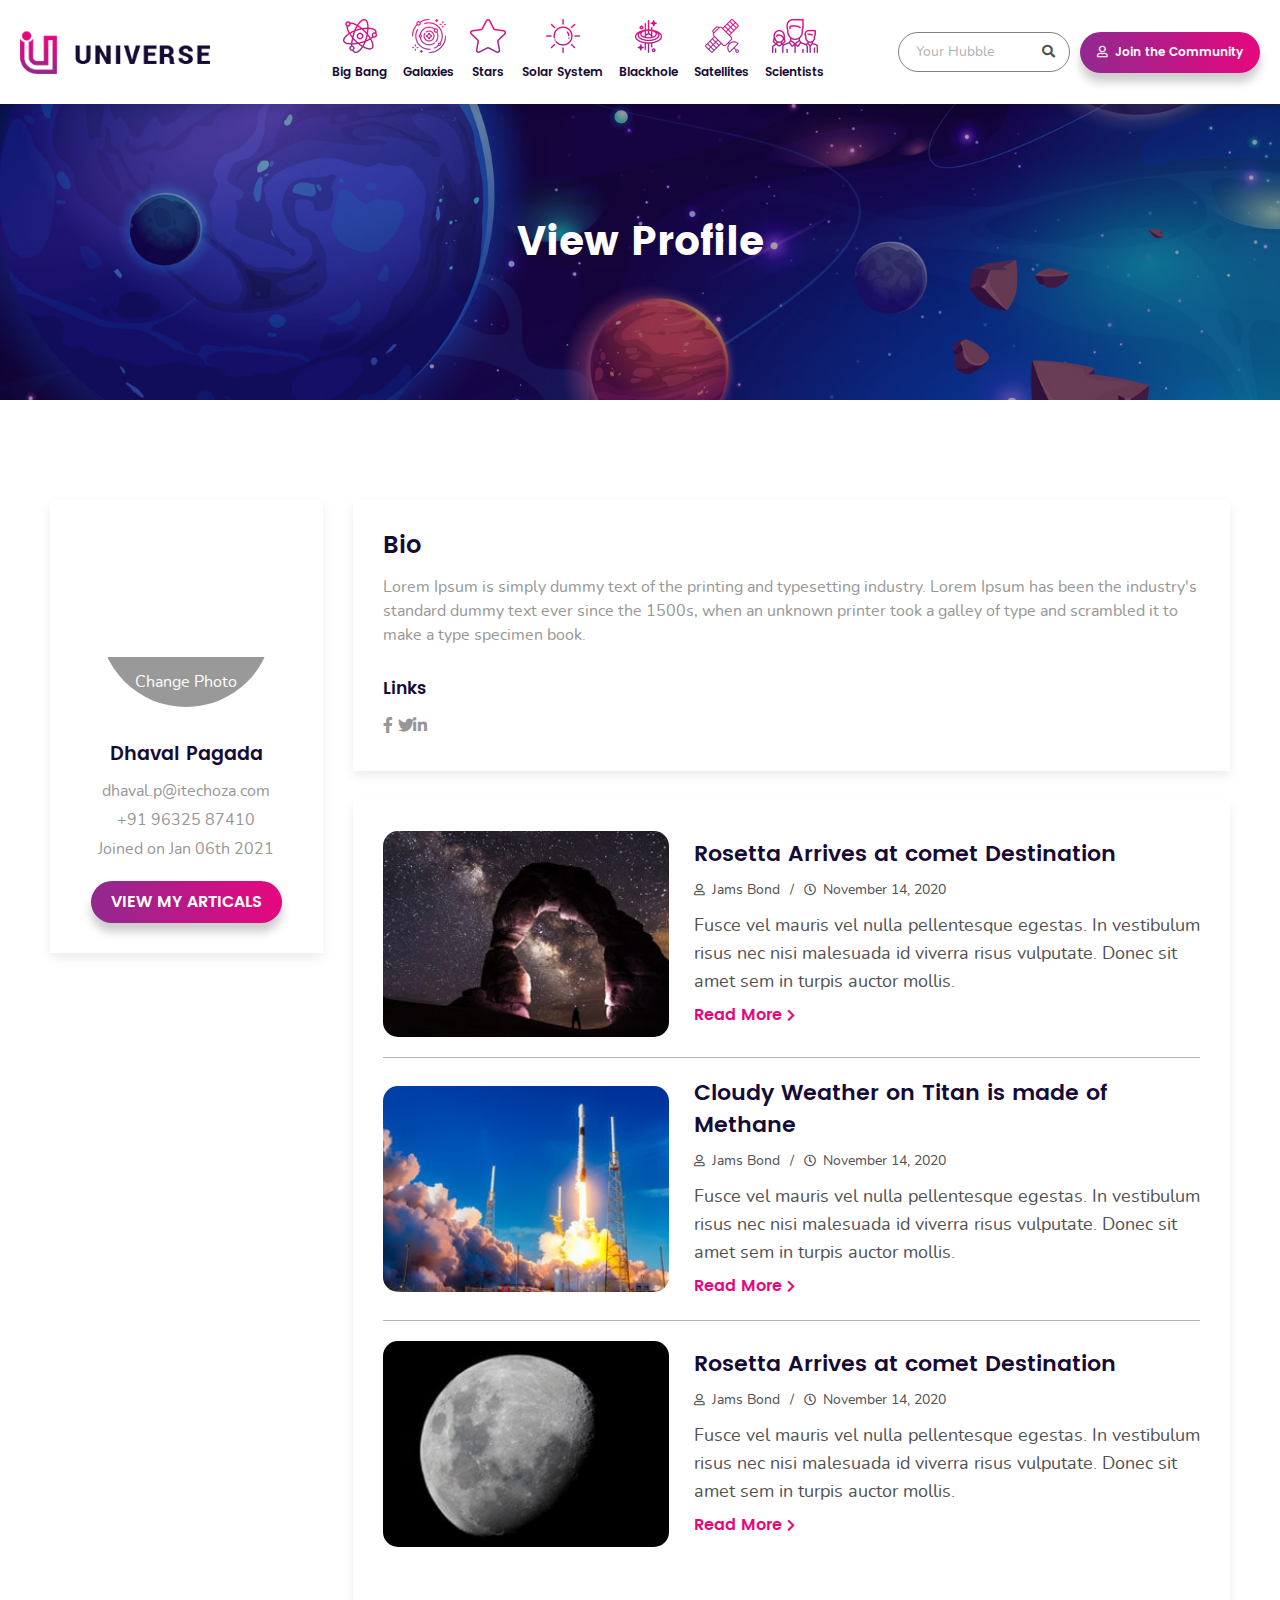
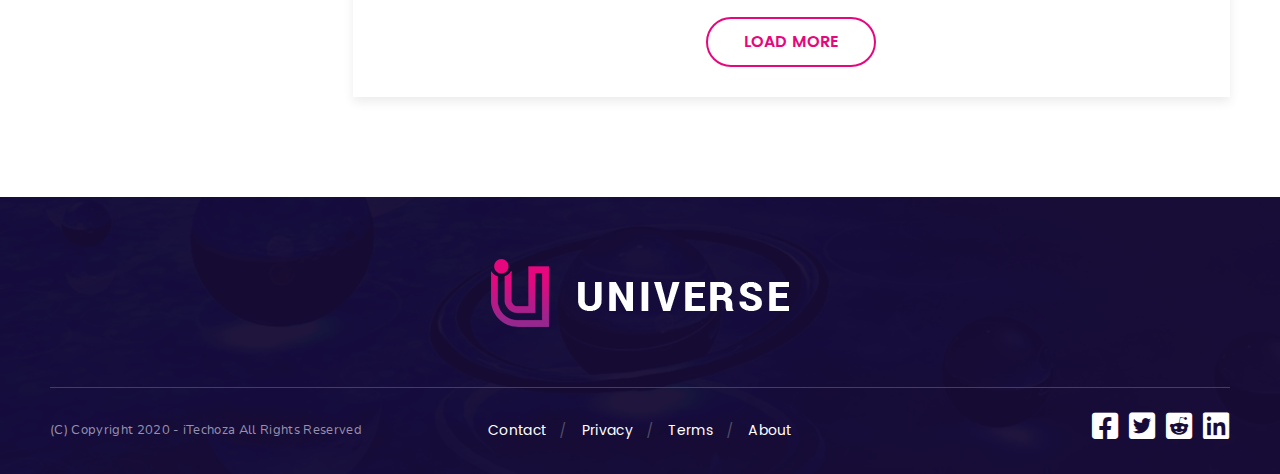
<file: profile_view_page.html>
<!DOCTYPE html>
<html lang="en">
<head>
<meta http-equiv="Content-Type" content="text/html; charset=utf-8" />
<meta name="viewport" content="width=device-width, initial-scale=1.0" />
	<title>View Profile Page</title>
	<link rel="stylesheet" type="text/css" href="css/bootstrap.css">
	<link rel="stylesheet" type="text/css" href="css/style.css">
	<link rel="stylesheet" type="text/css" href="css/fontawesome.css">
</head>
<body>
<div class="wrapper">
<div class="header">
		<div class="container">
			<div  class="main-header">
			<div class="header-logo">
				<a href="index.html"><img src="images/header_logo.png" alt="Cosmos"></a>
			</div>
			<div class="header-nav">
				<nav class="navbar-inverse">
					<div class="navbar-header">
						<button type="button" class="navbar-toggler" data-target="myNavbar">
							<span class="icon-bar line1"></span>
							<span class="icon-bar line2"></span>
							<span class="icon-bar line3"></span>
						</button>
					</div>
					<div class="navbar navbar-collapse" id="myNavbar">
						<ul class="navbar-nav">
							<li class="nav-item"><a href="blog_detail_page.html"><img src="images/big_bang_icon.png" alt="Big Bang">Big Bang</a></li>
							<li class="nav-item dropdown nav-drop-item"><a href="blog_detail_page.html" data-toggle="dropdown"><img src="images/galaxies_icon.png" alt="Galaxies">Galaxies</a>
								<ul class="dropdown-menu">
									<li class="item-menu">
										<a href="javascript:;" class="item-inner"><img src="images/galaxies_icon.png" alt="Galaxies"> Elliptical</a>
									</li>
									<li class="item-menu">
										<a href="javascript:;" class="item-inner"><img src="images/galaxies_icon.png" alt="Galaxies"> Spiral</a>
									</li>
									<li class="item-menu">
										<a href="javascript:;" class="item-inner"><img src="images/galaxies_icon.png" alt="Galaxies"> Irregular</a>
									</li>
									<li class="item-menu">
										<a href="javascript:;" class="item-inner"><img src="images/galaxies_icon.png" alt="Galaxies"> ES0 325-G004</a>
									</li>
									<li class="item-menu">
										<a href="javascript:;" class="item-inner"><img src="images/galaxies_icon.png" alt="Galaxies"> M101</a>
									</li>
									<li class="item-menu">
										<a href="javascript:;" class="item-inner"><img src="images/galaxies_icon.png" alt="Galaxies"> NGC 1569</a>
									</li>
									<li class="item-menu view-link">
										<a href="javascript:;" class="item-inner">View More <i class="fas fa-chevron-right"></i></a>
									</li>
								</ul>
							</li>
							<li class="nav-item dropdown nav-drop-item"><a href="javascript:;" data-toggle="dropdown"><img src="images/star_icon.png" alt="Stars">Stars</a>
								<ul class="dropdown-menu">
									<li class="item-menu">
										<a href="javascript:;" class="item-inner"><img src="images/star_icon.png" alt="Stars"> Alpha Centauri System</a>
									</li>
									<li class="item-menu">
										<a href="javascript:;" class="item-inner"><img src="images/star_icon.png" alt="Stars"> Betelgeuse</a>
									</li>
									<li class="item-menu">
										<a href="javascript:;" class="item-inner"><img src="images/star_icon.png" alt="Stars"> Rigel</a>
									</li>
									<li class="item-menu">
										<a href="javascript:;" class="item-inner"><img src="images/star_icon.png" alt="Stars"> Vega</a>
									</li>
									<li class="item-menu">
										<a href="javascript:;" class="item-inner"><img src="images/star_icon.png" alt="Stars"> Pleiades</a>
									</li>
									<li class="item-menu">
										<a href="javascript:;" class="item-inner"><img src="images/star_icon.png" alt="Stars"> Antares</a>
									</li>
									<li class="item-menu view-link">
										<a href="javascript:;" class="item-inner">View More <i class="fas fa-chevron-right"></i></a>
									</li>
								</ul>
							</li>
							<li class="nav-item dropdown"><a href="blog_detail_page.html" data-toggle="dropdown"><img src="images/solar_system_icon.png" alt="Solar System">Solar System</a>
								<ul class="dropdown-menu">
									<li class="item-menu solar-item">
										<a href="javascript:;" class="item-inner">
											<div class="solar-box">
												<div class="solar-img">
													<img src="images/mercury.png" alt="Mercury">
												</div>
												<div class="solar-content">
													<h4>Mercury</h4>
													<p>Zipping around the sun in only 88 days, Mercury is the closest planet to the sun, and it's also the smallest,</p>
												</div>
											</div>
										</a>
									</li>
									<li class="item-menu solar-item">
										<a href="javascript:;" class="item-inner">
											<div class="solar-box">
												<div class="solar-img">
													<img src="images/venus.png" alt="Venus">
												</div>
												<div class="solar-content">
													<h4>Venus</h4>
													<p>The second planet from the sun, Venus is Earth's twin in size. Radar images beneath its atmosphere reveal.</p>
												</div>
											</div>
										</a>
									</li>
									<li class="item-menu solar-item">
										<a href="javascript:;" class="item-inner">
											<div class="solar-box">
												<div class="solar-img">
													<img src="images/earth.png" alt="Earth">
												</div>
												<div class="solar-content">
													<h4>Earth</h4>
													<p>The third planet from the sun, Earth is a waterworld, with two-thirds of the planet covered by ocean.</p>
												</div>
											</div>
										</a>
									</li>
									<li class="item-menu solar-item">
										<a href="javascript:;" class="item-inner">
											<div class="solar-box">
												<div class="solar-img">
													<img src="images/mars.png" alt="Mars">
												</div>
												<div class="solar-content">
													<h4>Mars</h4>
													<p>The fourth planet from the sun is Mars, and it's a cold, desert-like place covered in dust.</p>
												</div>
											</div>
										</a>
									</li>
									<li class="item-menu solar-item">
										<a href="javascript:;" class="item-inner">
											<div class="solar-box">
												<div class="solar-img">
													<img src="images/jupiter.png" alt="Jupiter">
												</div>
												<div class="solar-content">
													<h4>Jupiter</h4>
													<p>The fifth planet from the sun, Jupiter is a giant gas world that is the most massive planet in our solar system</p>
												</div>
											</div>
										</a>
									</li>
									<li class="item-menu solar-item">
										<a href="javascript:;" class="item-inner">
											<div class="solar-box">
												<div class="solar-img">
													<img src="images/saturn.png" alt="Saturn">
												</div>
												<div class="solar-content">
													<h4>Saturn</h4>
													<p>The sixth planet from the sun, Saturn is known most for its rings. When polymath Galileo Galilei first studied Saturn</p>
												</div>
											</div>
										</a>
									</li>
									<li class="item-menu solar-item">
										<a href="javascript:;" class="item-inner">
											<div class="solar-box">
												<div class="solar-img">
													<img src="images/uranus.png" alt="Uranus">
												</div>
												<div class="solar-content">
													<h4>Uranus</h4>
													<p>The seventh planet from the sun, Uranus is an oddball. It has clouds made of hydrogen sulfide,</p>
												</div>
											</div>
										</a>
									</li>
									<li class="item-menu solar-item">
										<a href="javascript:;" class="item-inner">
											<div class="solar-box">
												<div class="solar-img">
													<img src="images/neptune.png" alt="Neptune">
												</div>
												<div class="solar-content">
													<h4>Neptune</h4>
													<p>The eighth planet from the sun, Neptune is about the size of Uranus and is known for supersonic strong winds.</p>
												</div>
											</div>
										</a>
									</li>
									<li class="item-menu solar-item">
										<a href="javascript:;" class="item-inner">
											<div class="solar-box">
												<div class="solar-img">
													<img src="images/pluto.png" alt="Pluto">
												</div>
												<div class="solar-content">
													<h4>Pluto</h4>
													<p>Once the ninth planet from the sun, Pluto is unlike other planets in many respects. It is smaller than Earth's moon;</p>
												</div>
											</div>
										</a>
									</li>
								</ul>

							</li>
							<li class="nav-item"><a href="blog_detail_page.html"><img src="images/blackhole_icon.png" alt="Blackhole">Blackhole</a></li>
							<li class="nav-item dropdown">
								<a href="blog_detail_page.html" data-toggle="dropdown"><img src="images/satellite_icon.png" alt="Satellites">Satellites</a>
								<ul class="dropdown-menu">
									<li class="item-menu solar-item">
										<a href="javascript:;" class="item-inner">
											<div class="solar-box">
												<div class="solar-img">
													<img src="images/satellite_icon.png" alt="Satellites">
												</div>
												<div class="solar-content">
													<h4>Artificial satellite</h4>
													<p>4 October 1957</p>
												</div>
											</div>
										</a>
									</li>
									<li class="item-menu solar-item">
										<a href="javascript:;" class="item-inner">
											<div class="solar-box">
												<div class="solar-img">
													<img src="images/satellite_icon.png" alt="Satellites">
												</div>
												<div class="solar-content">
													<h4>Ariane 5</h4>
													<p>4 October 1957</p>
												</div>
											</div>
										</a>
									</li>
									<li class="item-menu solar-item">
										<a href="javascript:;" class="item-inner">
											<div class="solar-box">
												<div class="solar-img">
													<img src="images/satellite_icon.png" alt="Satellites">
												</div>
												<div class="solar-content">
													<h4>Dnepr</h4>
													<p>21 April 1999</p>
												</div>
											</div>
										</a>
									</li>
									<li class="item-menu solar-item">
										<a href="javascript:;" class="item-inner">
											<div class="solar-box">
												<div class="solar-img">
													<img src="images/satellite_icon.png" alt="Satellites">
												</div>
												<div class="solar-content">
													<h4>Delta IV</h4>
													<p>10 June 2006</p>
												</div>
											</div>
										</a>
									</li>
									<li class="item-menu solar-item">
										<a href="javascript:;" class="item-inner">
											<div class="solar-box">
												<div class="solar-img">
													<img src="images/satellite_icon.png" alt="Satellites">
												</div>
												<div class="solar-content">
													<h4>Falcon 9</h4>
													<p>4 June 2010</p>
												</div>
											</div>
										</a>
									</li>
									<li class="item-menu solar-item">
										<a href="javascript:;" class="item-inner">
											<div class="solar-box">
												<div class="solar-img">
													<img src="images/satellite_icon.png" alt="Satellites">
												</div>
												<div class="solar-content">
													<h4>Atlas V</h4>
													<p>4 June 2016</p>
												</div>
											</div>
										</a>
									</li>
									<li class="item-menu solar-item view-link">
										<a href="javascript:;" class="item-inner">View More <i class="fas fa-chevron-right"></i></a>
									</li>
								</ul>
							</li>
							<li class="nav-item dropdown scientists"><a href="scientists_listing_page.html" data-toggle="dropdown"><img src="images/scientist_icon.png" alt="Scientists">Scientists</a>
								<ul class="dropdown-menu">
									<li class="item-menu solar-item">
										<a href="bio_page.html" class="item-inner">
											<div class="solar-box">
												<div class="solar-img">
													<img src="images/scientists/edward_stone.jpg" alt="Edward C. Stone">
												</div>
												<div class="solar-content">
													<h4>Edward C. Stone</h4>
													<p>23 January 1936</p>
												</div>
											</div>
										</a>
									</li>
									<li class="item-menu solar-item">
										<a href="bio_page.html" class="item-inner">
											<div class="solar-box">
												<div class="solar-img">
													<img src="images/scientists/ellen_stofan.jpg" alt="Ellen Stofan">
												</div>
												<div class="solar-content">
													<h4>Ellen Stofan</h4>
													<p>24 February 1961</p>
												</div>
											</div>
										</a>
									</li>
									<li class="item-menu solar-item">
										<a href="bio_page.html" class="item-inner">
											<div class="solar-box">
												<div class="solar-img">
													<img src="images/scientists/squyres_headshot.jpg" alt="Steve Squyres">
												</div>
												<div class="solar-content">
													<h4>Steve Squyres</h4>
													<p>9 January 1957</p>
												</div>
											</div>
										</a>
									</li>
									<li class="item-menu solar-item">
										<a href="bio_page.html" class="item-inner">
											<div class="solar-box">
												<div class="solar-img">
													<img src="images/scientists/robert_r_gilruth.jpg" alt="Edward C. Stone">
												</div>
												<div class="solar-content">
													<h4>Robert R. Gilruth</h4>
													<p>8 October 1913</p>
												</div>
											</div>
										</a>
									</li>
									<li class="item-menu solar-item">
										<a href="bio_page.html" class="item-inner">
											<div class="solar-box">
												<div class="solar-img">
													<img src="images/scientists/peggy_whitson.jpg" alt="Peggy Whitson">
												</div>
												<div class="solar-content">
													<h4>Peggy Whitson</h4>
													<p>9 February 1960</p>
												</div>
											</div>
										</a>
									</li>
									<li class="item-menu solar-item">
										<a href="bio_page.html" class="item-inner">
											<div class="solar-box">
												<div class="solar-img">
													<img src="images/scientists/brian_schmidt.jpg" alt="Brian Schmidt">
												</div>
												<div class="solar-content">
													<h4>Brian Schmidt</h4>
													<p>24 February 1967</p>
												</div>
											</div>
										</a>
									</li>
									<li class="item-menu solar-item view-link">
										<a href="scientists_listing_page.html" class="item-inner">View More <i class="fas fa-chevron-right"></i></a>
									</li>
								</ul>
							</li>
						</ul>
					</div>
				</nav>
			</div><!--end of header-nav-->
			<div class="header-right">
				<div class="header-right-inner">
					<div class="header-search">
						<form class="form-search">
							<div class="form-group search-field">
								<input type="search" class="form-control" placeholder="Your Hubble">
								<i class="fa fa-search"></i>
							</div>
						</form>
						<div class="nav-search">
							<a href="javascript:;" class="search-icon"><i class="fa fa-search"></i></a>
							<form method="get" class="hdr-form-search">
								<div class="form-group search-field">
									<input type="search" class="form-control" placeholder="Your Hubble">
									<i class="fa fa-search"></i>
								</div>
							</form>
						</div>
					</div>
					<div class="join-btn-right">
					<a href="sign_up.html" class="btn join-btn btn-join-hdr"><i class="far fa-user"></i> Join the Community</a>
						<div class="join-nav-btn">
							<a href="javascript:;" class="join-btn-icon"><i class="far fa-user"></i></a>
							<div class="hdr-join-btn">
								<a href="sign_up.html" class="btn join-btn"><i class="far fa-user"></i> Join the Community</a>
							</div>
						</div>
					</div>
				</div>
			</div><!--end of header-right-->
		</div>
		</div>
	</div><!--end of header-->
	<div class="sub-banner">
		<div class="container">
			<div class="banner-content">
				<h2 class="banner-title">View Profile</h2>
			</div>
		</div>
	</div><!--end of sub banner -->
	<div class="section-profile section-white sec-view-profile">
		<div class="container">
			<div class="row">
				<div class="col-lg-3 col-md-4 col-sm-12 col-xs-12 profile-sidebar">
					<div class="profile-box">
						<div class="profile__header">
                            <form method="post" enctype="multipart/form-data" id="upload_profileimage_form">
                                <div class="profile__user-avatar" id="userPreviewImage" style="background-image: url(https://www.semicolonworld.com/uploads/profile/user.png)">
                                    <div class="loader-img"></div>
                                    <div class="chenge-photo">
	                                    <input type="file" name="imageUploadProfile" id="imageUploadProfile" class="">
	                                    <span>Change Photo</span>
                                	</div>
                                </div>
                                <button class="btn btn-primary btn-success" type="submit" id="uploadUserProfile">Confirm</button>
                            </form>
                            <div class="profile__info">
                                <div class="profile__name">
                                    <h4 class="change-name" data-change="name">Dhaval Pagada</h4>
                                    <p id="elem-email" class="change-email" data-change="email" style="">dhaval.p@itechoza.com</p>
                                    <p id="elem-phone" class="change-phone" data-change="phone" style="">+91 96325 87410</p>
                                    <p>Joined on Jan 06th 2021</p> 
                                </div>
                                <a class="profile__view_btn btn">View My Articals</a>
                            </div>
                        </div>
					</div>
				</div>
				<div class="col-lg-9 col-md-8 col-sm-12 col-xs-12 right-content">
					<div class="profile-content">
                        <h3 class="inner-title">Bio</h3>
                        <ul class="profile__subsection">
                        	<li>
                                <p id="elem-description" class="change-description" data-change="description">Lorem Ipsum is simply dummy text of the printing and typesetting industry. Lorem Ipsum has been the industry's standard dummy text ever since the 1500s, when an unknown printer took a galley of type and scrambled it to make a type specimen book.</p>
                        	</li>
                        	<li>
                        		<h4>Links</h4>
                                <ul class="profile__links" id="elem-links" style="">
                                    
                                    <li class="profile__link-item change-facebook userfacebook" data-change="facebook">
                                        <span class="social-link-item"><i class="fab fa-facebook-f" aria-hidden="true"></i></span>
                                        <div class="change-facebook user-facebook" data-change="facebook"></div>
                                    </li>
                                    <li class="profile__link-item change-twitter usertwitter" data-change="twitter">
                                        <span class="social-link-item"><i class="fab fa-twitter" aria-hidden="true"></i></span>
                                        <div class="change-twitter user-twitter" data-change="twitter"></div>
                                    </li>
                                    <li class="profile__link-item change-linkedin userlinkedin" data-change="linkedin">
                                        <span class="social-link-item"><i class="fab fa-linkedin-in" aria-hidden="true"></i></span>
                                        <div class="change-linkedin user-linkedin" data-change="linkedin"></div>
                                    </li>
                                </ul>
                        	</li>
                        </ul>
					</div>
					<div class="blog-body">
						
						
						<div class="blog-post">
							<div class="img-thumb">
								<a href="blog_detail_page.html" class="blog-img"><img src="images/latest_post_img3.jpg" alt="Cosmos"></a>
							</div>
							<div class="blog-content">
								<h3 class="post-title"><a href="blog_detail_page.html">Rosetta Arrives at comet Destination</a></h3>
								<div class="post-date">
									<span class="author-name"><i class="far fa-user"></i> Jams Bond</span> / <span class="date"><i class="far fa-clock"></i> November 14, 2020</span>
								</div>
								<p class="post-desc">Fusce vel mauris vel nulla pellentesque egestas. In vestibulum risus nec nisi malesuada id viverra risus vulputate. Donec sit amet sem in turpis auctor mollis.</p>
								<a href="blog_detail_page.html" class="read-link">Read More <i class="fas fa-chevron-right"></i></a>
							</div>
						</div>
						
						<div class="blog-post">
							<div class="img-thumb">
								<a href="blog_detail_page.html" class="blog-img"><img src="images/latest_post_img5.jpg" alt="Cosmos"></a>
							</div>
							<div class="blog-content">
								<h3 class="post-title"><a href="blog_detail_page.html">Cloudy Weather on Titan is made of Methane</a></h3>
								<div class="post-date">
									<span class="author-name"><i class="far fa-user"></i> Jams Bond</span> / <span class="date"><i class="far fa-clock"></i> November 14, 2020</span>
								</div>
								<p class="post-desc">Fusce vel mauris vel nulla pellentesque egestas. In vestibulum risus nec nisi malesuada id viverra risus vulputate. Donec sit amet sem in turpis auctor mollis.</p>
								<a href="blog_detail_page.html" class="read-link">Read More <i class="fas fa-chevron-right"></i></a>
							</div>
						</div>
						<div class="blog-post">
							<div class="img-thumb">
								<a href="blog_detail_page.html" class="blog-img"><img src="images/latest_post_img6.jpg" alt="Cosmos"></a>
							</div>
							<div class="blog-content">
								<h3 class="post-title"><a href="blog_detail_page.html">Rosetta Arrives at comet Destination</a></h3>
								<div class="post-date">
									<span class="author-name"><i class="far fa-user"></i> Jams Bond</span> / <span class="date"><i class="far fa-clock"></i> November 14, 2020</span>
								</div>
								<p class="post-desc">Fusce vel mauris vel nulla pellentesque egestas. In vestibulum risus nec nisi malesuada id viverra risus vulputate. Donec sit amet sem in turpis auctor mollis.</p>
								<a href="blog_detail_page.html" class="read-link">Read More <i class="fas fa-chevron-right"></i></a>
							</div>
						</div>
						<div class="load-btn">
						<a href="javascript:;" class="btn read-btn">Load more</a>
						</div>
						
						
					</div>
				</div>
			</div>
		</div>
	</div>
	<footer>
		<div class="container">
			<div class="footer-top">
				<div class="footer-logo">
					<img src="images/footer_logo.png" alt="Cosmos">
				</div>
			</div>
			<div class="footer-bottom">
				<div class="left-copyright foot-block">
					<p class="copyright">(C) Copyright 2020 - iTechoza All Rights Reserved</p>
				</div>
				<div class="foot-nav-link foot-block">
					<ul>
						<li><a href="contact.html">Contact</a></li>
						<li><a href="privacy_policy.html">Privacy</a></li>
						<li><a href="terms_condition.html">Terms</a></li>
						<li><a href="about.html">About</a></li>
					</ul>
				</div>
				<div class="social-media foot-block">
					<ul class="social-media-list">
						<li><a href="javascript:;"><i class="fab fa-facebook-square"></i>fb</a></li>
						<li><a href="javascript:;"><i class="fab fa-twitter-square"></i>tw</a></li>
						<li><a href="javascript:;"><i class="fab fa-reddit-square"></i>rd</a></li>
						<li><a href="javascript:;"><i class="fab fa-linkedin"></i>li</a></li>
					</ul>
				</div>
			</div>
		</div>
	</footer>
</div><!-- end of wrapper -->
<script src="js/jquery_v3_5_1.js"></script>
<script src="js/bootstrap.js"></script>
<script src="js/main.js"></script>
</body>
</html>
</file>
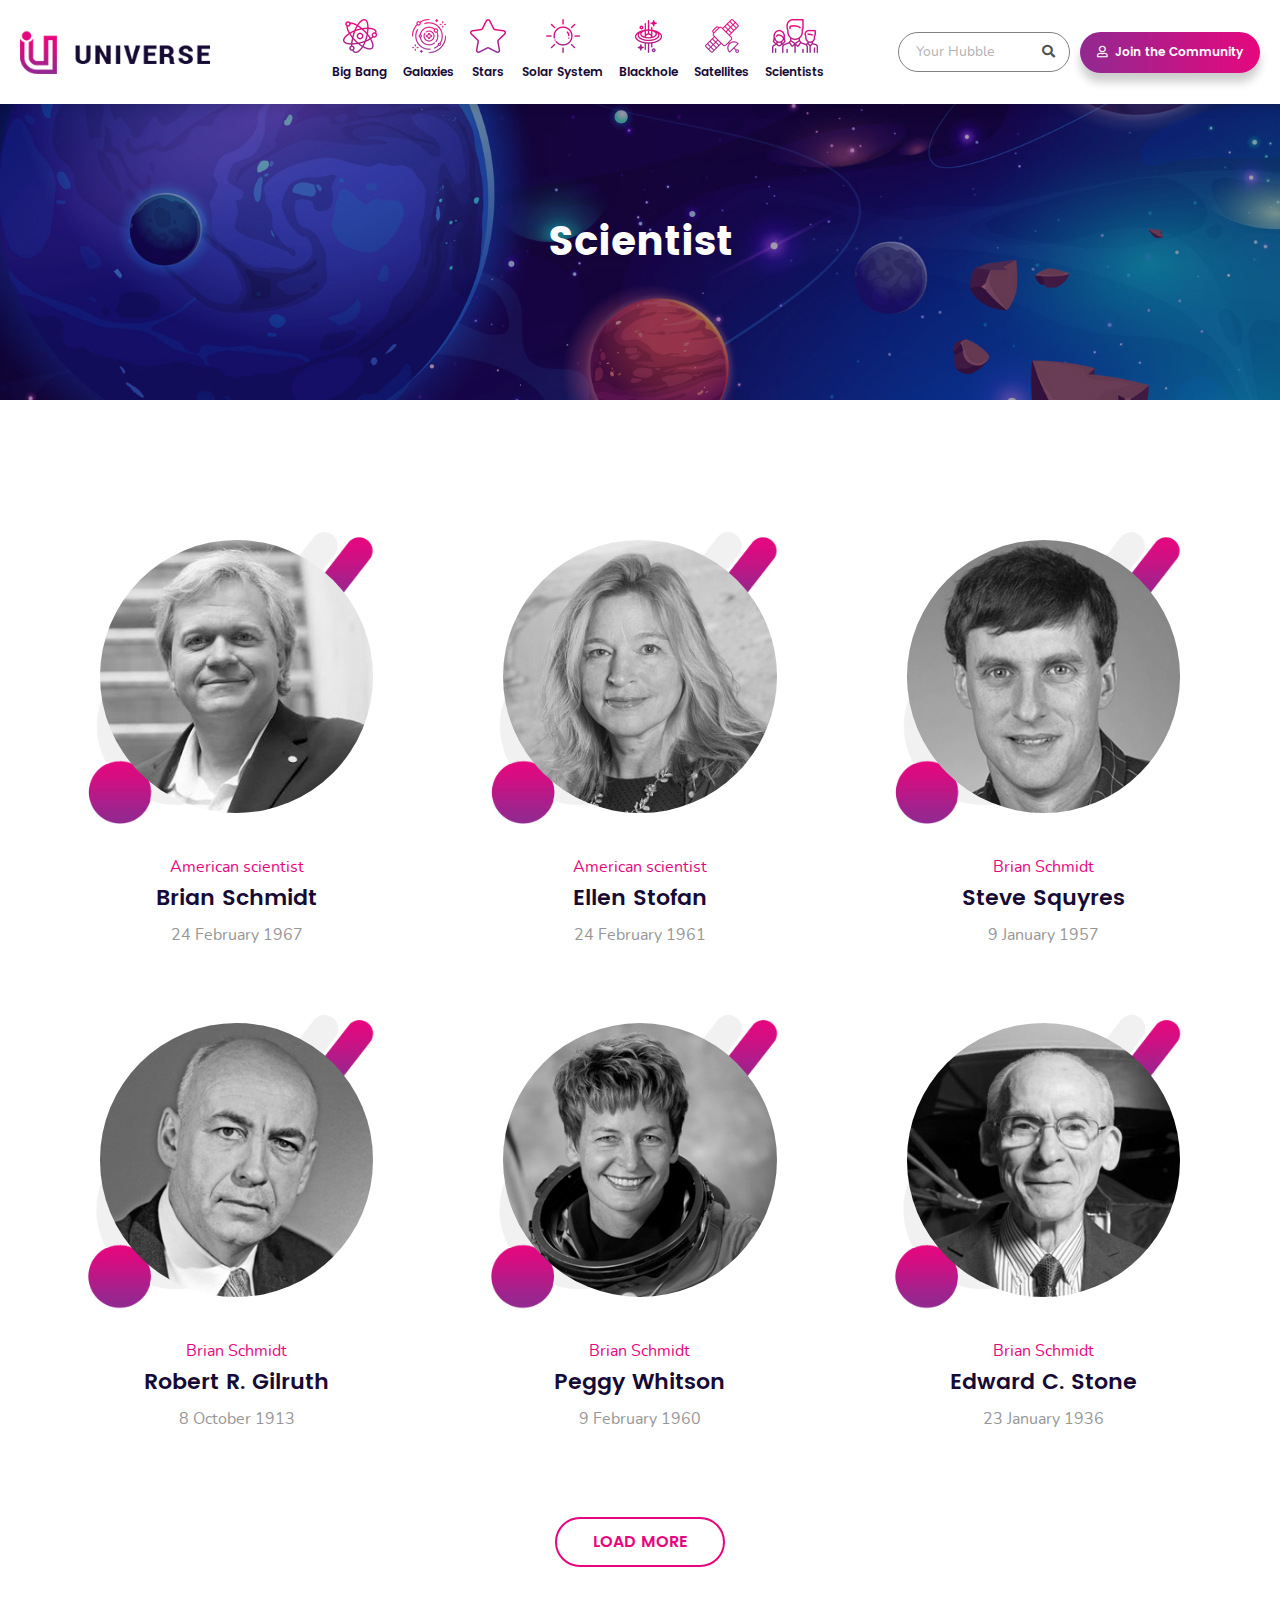
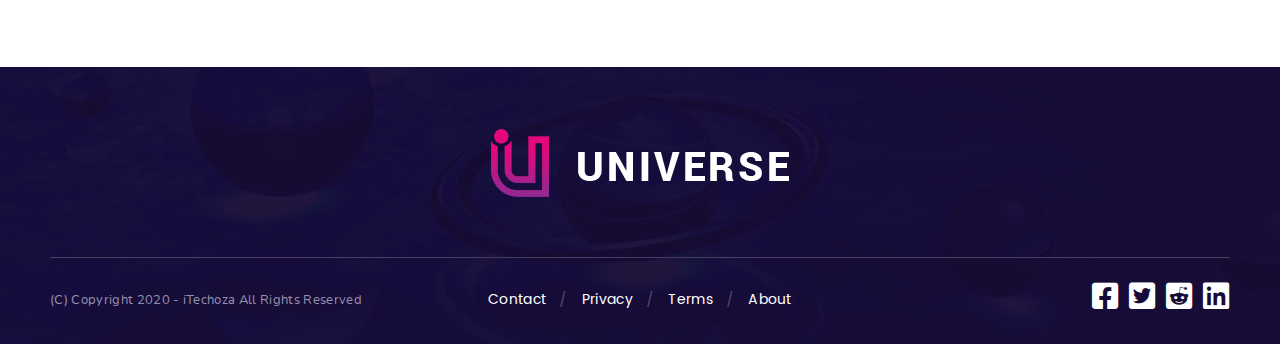
<file: scientists_listing_page.html>
<!DOCTYPE html>
<html lang="en">
<head>
<meta http-equiv="Content-Type" content="text/html; charset=utf-8" />
<meta name="viewport" content="width=device-width, initial-scale=1.0" />
	<title>Scientist</title>
	<link rel="stylesheet" type="text/css" href="css/bootstrap.css">
	<link rel="stylesheet" type="text/css" href="css/style.css">
	<link rel="stylesheet" type="text/css" href="css/fontawesome.css">

</head>
<body>
<div class="wrapper">
	<div class="header">
		<div class="container">
			<div  class="main-header">
			<div class="header-logo">
				<a href="index.html"><img src="images/header_logo.png" alt="Cosmos"></a>
			</div>
			<div class="header-nav">
				<nav class="navbar-inverse">
					<div class="navbar-header">
						<button type="button" class="navbar-toggler" data-target="myNavbar">
							<span class="icon-bar line1"></span>
							<span class="icon-bar line2"></span>
							<span class="icon-bar line3"></span>
						</button>
					</div>
					<div class="navbar navbar-collapse" id="myNavbar">
						<ul class="navbar-nav">
							<li class="nav-item"><a href="blog_detail_page.html"><img src="images/big_bang_icon.png" alt="Big Bang">Big Bang</a></li>
							<li class="nav-item dropdown nav-drop-item"><a href="blog_detail_page.html" data-toggle="dropdown"><img src="images/galaxies_icon.png" alt="Galaxies">Galaxies</a>
								<ul class="dropdown-menu">
									<li class="item-menu">
										<a href="javascript:;" class="item-inner"><img src="images/galaxies_icon.png" alt="Galaxies"> Elliptical</a>
									</li>
									<li class="item-menu">
										<a href="javascript:;" class="item-inner"><img src="images/galaxies_icon.png" alt="Galaxies"> Spiral</a>
									</li>
									<li class="item-menu">
										<a href="javascript:;" class="item-inner"><img src="images/galaxies_icon.png" alt="Galaxies"> Irregular</a>
									</li>
									<li class="item-menu">
										<a href="javascript:;" class="item-inner"><img src="images/galaxies_icon.png" alt="Galaxies"> ES0 325-G004</a>
									</li>
									<li class="item-menu">
										<a href="javascript:;" class="item-inner"><img src="images/galaxies_icon.png" alt="Galaxies"> M101</a>
									</li>
									<li class="item-menu">
										<a href="javascript:;" class="item-inner"><img src="images/galaxies_icon.png" alt="Galaxies"> NGC 1569</a>
									</li>
									<li class="item-menu view-link">
										<a href="javascript:;" class="item-inner">View More <i class="fas fa-chevron-right"></i></a>
									</li>
								</ul>
							</li>
							<li class="nav-item dropdown nav-drop-item"><a href="javascript:;" data-toggle="dropdown"><img src="images/star_icon.png" alt="Stars">Stars</a>
								<ul class="dropdown-menu">
									<li class="item-menu">
										<a href="javascript:;" class="item-inner"><img src="images/star_icon.png" alt="Stars"> Alpha Centauri System</a>
									</li>
									<li class="item-menu">
										<a href="javascript:;" class="item-inner"><img src="images/star_icon.png" alt="Stars"> Betelgeuse</a>
									</li>
									<li class="item-menu">
										<a href="javascript:;" class="item-inner"><img src="images/star_icon.png" alt="Stars"> Rigel</a>
									</li>
									<li class="item-menu">
										<a href="javascript:;" class="item-inner"><img src="images/star_icon.png" alt="Stars"> Vega</a>
									</li>
									<li class="item-menu">
										<a href="javascript:;" class="item-inner"><img src="images/star_icon.png" alt="Stars"> Pleiades</a>
									</li>
									<li class="item-menu">
										<a href="javascript:;" class="item-inner"><img src="images/star_icon.png" alt="Stars"> Antares</a>
									</li>
									<li class="item-menu view-link">
										<a href="javascript:;" class="item-inner">View More <i class="fas fa-chevron-right"></i></a>
									</li>
								</ul>
							</li>
							<li class="nav-item dropdown"><a href="blog_detail_page.html" data-toggle="dropdown"><img src="images/solar_system_icon.png" alt="Solar System">Solar System</a>
								<ul class="dropdown-menu">
									<li class="item-menu solar-item">
										<a href="javascript:;" class="item-inner">
											<div class="solar-box">
												<div class="solar-img">
													<img src="images/mercury.png" alt="Mercury">
												</div>
												<div class="solar-content">
													<h4>Mercury</h4>
													<p>Zipping around the sun in only 88 days, Mercury is the closest planet to the sun, and it's also the smallest,</p>
												</div>
											</div>
										</a>
									</li>
									<li class="item-menu solar-item">
										<a href="javascript:;" class="item-inner">
											<div class="solar-box">
												<div class="solar-img">
													<img src="images/venus.png" alt="Venus">
												</div>
												<div class="solar-content">
													<h4>Venus</h4>
													<p>The second planet from the sun, Venus is Earth's twin in size. Radar images beneath its atmosphere reveal.</p>
												</div>
											</div>
										</a>
									</li>
									<li class="item-menu solar-item">
										<a href="javascript:;" class="item-inner">
											<div class="solar-box">
												<div class="solar-img">
													<img src="images/earth.png" alt="Earth">
												</div>
												<div class="solar-content">
													<h4>Earth</h4>
													<p>The third planet from the sun, Earth is a waterworld, with two-thirds of the planet covered by ocean.</p>
												</div>
											</div>
										</a>
									</li>
									<li class="item-menu solar-item">
										<a href="javascript:;" class="item-inner">
											<div class="solar-box">
												<div class="solar-img">
													<img src="images/mars.png" alt="Mars">
												</div>
												<div class="solar-content">
													<h4>Mars</h4>
													<p>The fourth planet from the sun is Mars, and it's a cold, desert-like place covered in dust.</p>
												</div>
											</div>
										</a>
									</li>
									<li class="item-menu solar-item">
										<a href="javascript:;" class="item-inner">
											<div class="solar-box">
												<div class="solar-img">
													<img src="images/jupiter.png" alt="Jupiter">
												</div>
												<div class="solar-content">
													<h4>Jupiter</h4>
													<p>The fifth planet from the sun, Jupiter is a giant gas world that is the most massive planet in our solar system</p>
												</div>
											</div>
										</a>
									</li>
									<li class="item-menu solar-item">
										<a href="javascript:;" class="item-inner">
											<div class="solar-box">
												<div class="solar-img">
													<img src="images/saturn.png" alt="Saturn">
												</div>
												<div class="solar-content">
													<h4>Saturn</h4>
													<p>The sixth planet from the sun, Saturn is known most for its rings. When polymath Galileo Galilei first studied Saturn</p>
												</div>
											</div>
										</a>
									</li>
									<li class="item-menu solar-item">
										<a href="javascript:;" class="item-inner">
											<div class="solar-box">
												<div class="solar-img">
													<img src="images/uranus.png" alt="Uranus">
												</div>
												<div class="solar-content">
													<h4>Uranus</h4>
													<p>The seventh planet from the sun, Uranus is an oddball. It has clouds made of hydrogen sulfide,</p>
												</div>
											</div>
										</a>
									</li>
									<li class="item-menu solar-item">
										<a href="javascript:;" class="item-inner">
											<div class="solar-box">
												<div class="solar-img">
													<img src="images/neptune.png" alt="Neptune">
												</div>
												<div class="solar-content">
													<h4>Neptune</h4>
													<p>The eighth planet from the sun, Neptune is about the size of Uranus and is known for supersonic strong winds.</p>
												</div>
											</div>
										</a>
									</li>
									<li class="item-menu solar-item">
										<a href="javascript:;" class="item-inner">
											<div class="solar-box">
												<div class="solar-img">
													<img src="images/pluto.png" alt="Pluto">
												</div>
												<div class="solar-content">
													<h4>Pluto</h4>
													<p>Once the ninth planet from the sun, Pluto is unlike other planets in many respects. It is smaller than Earth's moon;</p>
												</div>
											</div>
										</a>
									</li>
								</ul>

							</li>
							<li class="nav-item"><a href="blog_detail_page.html"><img src="images/blackhole_icon.png" alt="Blackhole">Blackhole</a></li>
							<li class="nav-item dropdown">
								<a href="blog_detail_page.html" data-toggle="dropdown"><img src="images/satellite_icon.png" alt="Satellites">Satellites</a>
								<ul class="dropdown-menu">
									<li class="item-menu solar-item">
										<a href="javascript:;" class="item-inner">
											<div class="solar-box">
												<div class="solar-img">
													<img src="images/satellite_icon.png" alt="Satellites">
												</div>
												<div class="solar-content">
													<h4>Artificial satellite</h4>
													<p>4 October 1957</p>
												</div>
											</div>
										</a>
									</li>
									<li class="item-menu solar-item">
										<a href="javascript:;" class="item-inner">
											<div class="solar-box">
												<div class="solar-img">
													<img src="images/satellite_icon.png" alt="Satellites">
												</div>
												<div class="solar-content">
													<h4>Ariane 5</h4>
													<p>4 October 1957</p>
												</div>
											</div>
										</a>
									</li>
									<li class="item-menu solar-item">
										<a href="javascript:;" class="item-inner">
											<div class="solar-box">
												<div class="solar-img">
													<img src="images/satellite_icon.png" alt="Satellites">
												</div>
												<div class="solar-content">
													<h4>Dnepr</h4>
													<p>21 April 1999</p>
												</div>
											</div>
										</a>
									</li>
									<li class="item-menu solar-item">
										<a href="javascript:;" class="item-inner">
											<div class="solar-box">
												<div class="solar-img">
													<img src="images/satellite_icon.png" alt="Satellites">
												</div>
												<div class="solar-content">
													<h4>Delta IV</h4>
													<p>10 June 2006</p>
												</div>
											</div>
										</a>
									</li>
									<li class="item-menu solar-item">
										<a href="javascript:;" class="item-inner">
											<div class="solar-box">
												<div class="solar-img">
													<img src="images/satellite_icon.png" alt="Satellites">
												</div>
												<div class="solar-content">
													<h4>Falcon 9</h4>
													<p>4 June 2010</p>
												</div>
											</div>
										</a>
									</li>
									<li class="item-menu solar-item">
										<a href="javascript:;" class="item-inner">
											<div class="solar-box">
												<div class="solar-img">
													<img src="images/satellite_icon.png" alt="Satellites">
												</div>
												<div class="solar-content">
													<h4>Atlas V</h4>
													<p>4 June 2016</p>
												</div>
											</div>
										</a>
									</li>
									<li class="item-menu solar-item view-link">
										<a href="javascript:;" class="item-inner">View More <i class="fas fa-chevron-right"></i></a>
									</li>
								</ul>
							</li>
							<li class="nav-item dropdown scientists"><a href="scientists_listing_page.html" data-toggle="dropdown"><img src="images/scientist_icon.png" alt="Scientists">Scientists</a>
								<ul class="dropdown-menu">
									<li class="item-menu solar-item">
										<a href="bio_page.html" class="item-inner">
											<div class="solar-box">
												<div class="solar-img">
													<img src="images/scientists/edward_stone.jpg" alt="Edward C. Stone">
												</div>
												<div class="solar-content">
													<h4>Edward C. Stone</h4>
													<p>23 January 1936</p>
												</div>
											</div>
										</a>
									</li>
									<li class="item-menu solar-item">
										<a href="bio_page.html" class="item-inner">
											<div class="solar-box">
												<div class="solar-img">
													<img src="images/scientists/ellen_stofan.jpg" alt="Ellen Stofan">
												</div>
												<div class="solar-content">
													<h4>Ellen Stofan</h4>
													<p>24 February 1961</p>
												</div>
											</div>
										</a>
									</li>
									<li class="item-menu solar-item">
										<a href="bio_page.html" class="item-inner">
											<div class="solar-box">
												<div class="solar-img">
													<img src="images/scientists/squyres_headshot.jpg" alt="Steve Squyres">
												</div>
												<div class="solar-content">
													<h4>Steve Squyres</h4>
													<p>9 January 1957</p>
												</div>
											</div>
										</a>
									</li>
									<li class="item-menu solar-item">
										<a href="bio_page.html" class="item-inner">
											<div class="solar-box">
												<div class="solar-img">
													<img src="images/scientists/robert_r_gilruth.jpg" alt="Edward C. Stone">
												</div>
												<div class="solar-content">
													<h4>Robert R. Gilruth</h4>
													<p>8 October 1913</p>
												</div>
											</div>
										</a>
									</li>
									<li class="item-menu solar-item">
										<a href="bio_page.html" class="item-inner">
											<div class="solar-box">
												<div class="solar-img">
													<img src="images/scientists/peggy_whitson.jpg" alt="Peggy Whitson">
												</div>
												<div class="solar-content">
													<h4>Peggy Whitson</h4>
													<p>9 February 1960</p>
												</div>
											</div>
										</a>
									</li>
									<li class="item-menu solar-item">
										<a href="bio_page.html" class="item-inner">
											<div class="solar-box">
												<div class="solar-img">
													<img src="images/scientists/brian_schmidt.jpg" alt="Brian Schmidt">
												</div>
												<div class="solar-content">
													<h4>Brian Schmidt</h4>
													<p>24 February 1967</p>
												</div>
											</div>
										</a>
									</li>
									<li class="item-menu solar-item view-link">
										<a href="scientists_listing_page.html" class="item-inner">View More <i class="fas fa-chevron-right"></i></a>
									</li>
								</ul>
							</li>
						</ul>
					</div>
				</nav>
			</div><!--end of header-nav-->
			<div class="header-right">
				<div class="header-right-inner">
					<div class="header-search">
						<form class="form-search">
							<div class="form-group search-field">
								<input type="search" class="form-control" placeholder="Your Hubble">
								<i class="fa fa-search"></i>
							</div>
						</form>
						<div class="nav-search">
							<a href="javascript:;" class="search-icon"><i class="fa fa-search"></i></a>
							<form method="get" class="hdr-form-search">
								<div class="form-group search-field">
									<input type="search" class="form-control" placeholder="Your Hubble">
									<i class="fa fa-search"></i>
								</div>
							</form>
						</div>
					</div>
					<div class="join-btn-right">
					<a href="sign_up.html" class="btn join-btn btn-join-hdr"><i class="far fa-user"></i> Join the Community</a>
						<div class="join-nav-btn">
							<a href="javascript:;" class="join-btn-icon"><i class="far fa-user"></i></a>
							<div class="hdr-join-btn">
								<a href="sign_up.html" class="btn join-btn"><i class="far fa-user"></i> Join the Community</a>
							</div>
						</div>
					</div>
				</div>
			</div><!--end of header-right-->
		</div>
		</div>
	</div><!--end of header-->
	<div class="sub-banner">
		<div class="container">
			<div class="banner-content">
				<h2 class="banner-title">Scientist</h2>
			</div>
		</div>
	</div><!--end of sub banner -->
	<div class="section-scientist section-white">
		<div class="container">
			<div class="row">
				<div class="col-lg-4 col-md-6 col-sm-6 col-xs-12 team-box">
					<div class="inner-box">
						<div class="img-thumb">
							<a href="bio_page.html" class="box-img"><img src="images/scientists/brian_schmidt_300X300.jpg" alt="Brian Schmidt"></a>
						</div>
						<div class="box-content">
							<span class="designation">American scientist</span>
							<h3 class="box-title"><a href="bio_page.html">Brian Schmidt</a></h3>
							<p class="box-desc">24 February 1967</p>
						</div>
					</div>
				</div>
				<div class="col-lg-4 col-md-6 col-sm-6 col-xs-12 team-box">
					<div class="inner-box">
						<div class="img-thumb">
							<a href="bio_page.html" class="box-img"><img src="images/scientists/ellen_stofan_300X300.jpg" alt="Ellen Stofan"></a>
						</div>
						<div class="box-content">
							<span class="designation">American scientist</span>
							<h3 class="box-title"><a href="bio_page.html">Ellen Stofan</a></h3>
							<p class="box-desc">24 February 1961</p>
						</div>
					</div>
				</div>
				<div class="col-lg-4 col-md-6 col-sm-6 col-xs-12 team-box">
					<div class="inner-box">
						<div class="img-thumb">
							<a href="bio_page.html" class="box-img"><img src="images/scientists/squyres_headshot_300X300.jpg" alt="Steve Squyres"></a>
						</div>
						<div class="box-content">
							<span class="designation">Brian Schmidt</span>
							<h3 class="box-title"><a href="bio_page.html">Steve Squyres</a></h3>
							<p class="box-desc">9 January 1957</p>
						</div>
					</div>
				</div>
				<div class="col-lg-4 col-md-6 col-sm-6 col-xs-12 team-box">
					<div class="inner-box">
						<div class="img-thumb">
							<a href="bio_page.html" class="box-img"><img src="images/scientists/robert_r_gilruth_300X300.jpg" alt="Robert R. Gilruth"></a>
						</div>
						<div class="box-content">
							<span class="designation">Brian Schmidt</span>
							<h3 class="box-title"><a href="bio_page.html">Robert R. Gilruth</a></h3>
							<p class="box-desc">8 October 1913</p>
						</div>
					</div>
				</div>
				<div class="col-lg-4 col-md-6 col-sm-6 col-xs-12 team-box">
					<div class="inner-box">
						<div class="img-thumb">
							<a href="bio_page.html" class="box-img"><img src="images/scientists/peggy_whitson_300X300.jpg" alt="Peggy Whitson"></a>
						</div>
						<div class="box-content">
							<span class="designation">Brian Schmidt</span>
							<h3 class="box-title"><a href="bio_page.html">Peggy Whitson</a></h3>
							<p class="box-desc">9 February 1960</p>
						</div>
					</div>
				</div>
				<div class="col-lg-4 col-md-6 col-sm-6 col-xs-12 team-box">
					<div class="inner-box">
						<div class="img-thumb">
							<a href="bio_page.html" class="box-img"><img src="images/scientists/edward_stone_300X300.jpg" alt="Edward C. Stone"></a>
						</div>
						<div class="box-content">
							<span class="designation">Brian Schmidt</span>
							<h3 class="box-title"><a href="bio_page.html">Edward C. Stone</a></h3>
							<p class="box-desc">23 January 1936</p>
						</div>
					</div>
				</div>
			</div>
			<div class="load-btn">
				<a href="javascript:;" class="btn">load more</a>
			</div>
		</div>
	</div><!--end of scientist-->
	
	<footer>
		<div class="container">
			<div class="footer-top">
				<div class="footer-logo">
					<img src="images/footer_logo.png" alt="Cosmos">
				</div>
			</div>
			<div class="footer-bottom">
				<div class="left-copyright foot-block">
					<p class="copyright">(C) Copyright 2020 - iTechoza All Rights Reserved</p>
				</div>
				<div class="foot-nav-link foot-block">
					<ul>
						<li><a href="contact.html">Contact</a></li>
						<li><a href="privacy_policy.html">Privacy</a></li>
						<li><a href="terms_condition.html">Terms</a></li>
						<li><a href="about.html">About</a></li>
					</ul>
				</div>
				<div class="social-media foot-block">
					<ul class="social-media-list">
						<li><a href="javascript:;"><i class="fab fa-facebook-square"></i>fb</a></li>
						<li><a href="javascript:;"><i class="fab fa-twitter-square"></i>tw</a></li>
						<li><a href="javascript:;"><i class="fab fa-reddit-square"></i>rd</a></li>
						<li><a href="javascript:;"><i class="fab fa-linkedin"></i>li</a></li>
					</ul>
				</div>
			</div>
		</div>
	</footer>
</div><!-- end of wrapper -->
<script src="js/jquery_v3_5_1.js"></script>
<script src="js/bootstrap.js"></script>
<script src="js/main.js"></script>
</body>
</html>
</file>
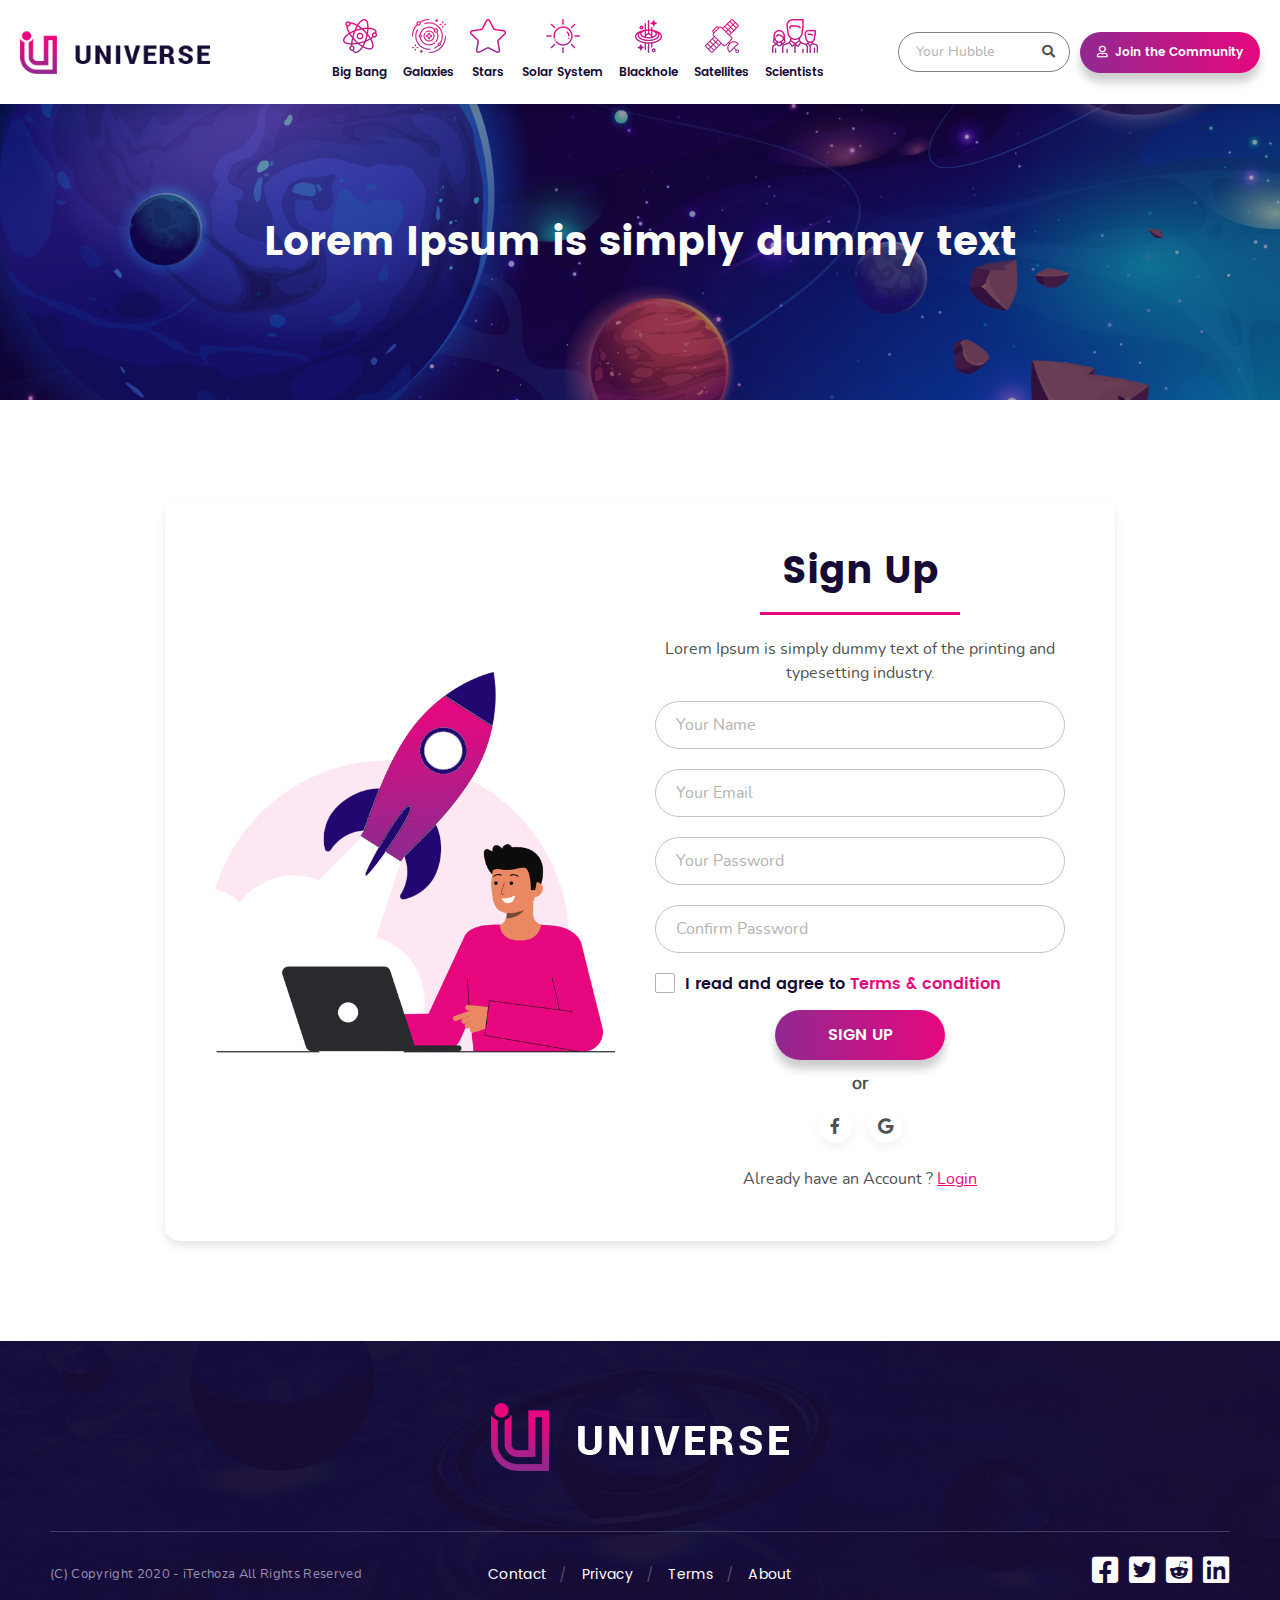
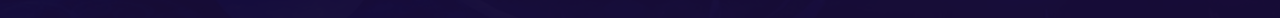
<file: sign_up.html>
<!DOCTYPE html>
<html lang="en">
<head>
<meta http-equiv="Content-Type" content="text/html; charset=utf-8" />
<meta name="viewport" content="width=device-width, initial-scale=1.0" />
	<title>Sign Up</title>
	<link rel="stylesheet" type="text/css" href="css/bootstrap.css">
	<link rel="stylesheet" type="text/css" href="css/style.css">
	<link rel="stylesheet" type="text/css" href="css/fontawesome.css">

</head>
<body>
<div class="wrapper">
	<div class="header">
		<div class="container">
			<div  class="main-header">
			<div class="header-logo">
				<a href="index.html"><img src="images/header_logo.png" alt="Cosmos"></a>
			</div>
			<div class="header-nav">
				<nav class="navbar-inverse">
					<div class="navbar-header">
						<button type="button" class="navbar-toggler" data-target="myNavbar">
							<span class="icon-bar line1"></span>
							<span class="icon-bar line2"></span>
							<span class="icon-bar line3"></span>
						</button>
					</div>
					<div class="navbar navbar-collapse" id="myNavbar">
						<ul class="navbar-nav">
							<li class="nav-item"><a href="blog_detail_page.html"><img src="images/big_bang_icon.png" alt="Big Bang">Big Bang</a></li>
							<li class="nav-item dropdown nav-drop-item"><a href="blog_detail_page.html" data-toggle="dropdown"><img src="images/galaxies_icon.png" alt="Galaxies">Galaxies</a>
								<ul class="dropdown-menu">
									<li class="item-menu">
										<a href="javascript:;" class="item-inner"><img src="images/galaxies_icon.png" alt="Galaxies"> Elliptical</a>
									</li>
									<li class="item-menu">
										<a href="javascript:;" class="item-inner"><img src="images/galaxies_icon.png" alt="Galaxies"> Spiral</a>
									</li>
									<li class="item-menu">
										<a href="javascript:;" class="item-inner"><img src="images/galaxies_icon.png" alt="Galaxies"> Irregular</a>
									</li>
									<li class="item-menu">
										<a href="javascript:;" class="item-inner"><img src="images/galaxies_icon.png" alt="Galaxies"> ES0 325-G004</a>
									</li>
									<li class="item-menu">
										<a href="javascript:;" class="item-inner"><img src="images/galaxies_icon.png" alt="Galaxies"> M101</a>
									</li>
									<li class="item-menu">
										<a href="javascript:;" class="item-inner"><img src="images/galaxies_icon.png" alt="Galaxies"> NGC 1569</a>
									</li>
									<li class="item-menu view-link">
										<a href="javascript:;" class="item-inner">View More <i class="fas fa-chevron-right"></i></a>
									</li>
								</ul>
							</li>
							<li class="nav-item dropdown nav-drop-item"><a href="javascript:;" data-toggle="dropdown"><img src="images/star_icon.png" alt="Stars">Stars</a>
								<ul class="dropdown-menu">
									<li class="item-menu">
										<a href="javascript:;" class="item-inner"><img src="images/star_icon.png" alt="Stars"> Alpha Centauri System</a>
									</li>
									<li class="item-menu">
										<a href="javascript:;" class="item-inner"><img src="images/star_icon.png" alt="Stars"> Betelgeuse</a>
									</li>
									<li class="item-menu">
										<a href="javascript:;" class="item-inner"><img src="images/star_icon.png" alt="Stars"> Rigel</a>
									</li>
									<li class="item-menu">
										<a href="javascript:;" class="item-inner"><img src="images/star_icon.png" alt="Stars"> Vega</a>
									</li>
									<li class="item-menu">
										<a href="javascript:;" class="item-inner"><img src="images/star_icon.png" alt="Stars"> Pleiades</a>
									</li>
									<li class="item-menu">
										<a href="javascript:;" class="item-inner"><img src="images/star_icon.png" alt="Stars"> Antares</a>
									</li>
									<li class="item-menu view-link">
										<a href="javascript:;" class="item-inner">View More <i class="fas fa-chevron-right"></i></a>
									</li>
								</ul>
							</li>
							<li class="nav-item dropdown"><a href="blog_detail_page.html" data-toggle="dropdown"><img src="images/solar_system_icon.png" alt="Solar System">Solar System</a>
								<ul class="dropdown-menu">
									<li class="item-menu solar-item">
										<a href="javascript:;" class="item-inner">
											<div class="solar-box">
												<div class="solar-img">
													<img src="images/mercury.png" alt="Mercury">
												</div>
												<div class="solar-content">
													<h4>Mercury</h4>
													<p>Zipping around the sun in only 88 days, Mercury is the closest planet to the sun, and it's also the smallest,</p>
												</div>
											</div>
										</a>
									</li>
									<li class="item-menu solar-item">
										<a href="javascript:;" class="item-inner">
											<div class="solar-box">
												<div class="solar-img">
													<img src="images/venus.png" alt="Venus">
												</div>
												<div class="solar-content">
													<h4>Venus</h4>
													<p>The second planet from the sun, Venus is Earth's twin in size. Radar images beneath its atmosphere reveal.</p>
												</div>
											</div>
										</a>
									</li>
									<li class="item-menu solar-item">
										<a href="javascript:;" class="item-inner">
											<div class="solar-box">
												<div class="solar-img">
													<img src="images/earth.png" alt="Earth">
												</div>
												<div class="solar-content">
													<h4>Earth</h4>
													<p>The third planet from the sun, Earth is a waterworld, with two-thirds of the planet covered by ocean.</p>
												</div>
											</div>
										</a>
									</li>
									<li class="item-menu solar-item">
										<a href="javascript:;" class="item-inner">
											<div class="solar-box">
												<div class="solar-img">
													<img src="images/mars.png" alt="Mars">
												</div>
												<div class="solar-content">
													<h4>Mars</h4>
													<p>The fourth planet from the sun is Mars, and it's a cold, desert-like place covered in dust.</p>
												</div>
											</div>
										</a>
									</li>
									<li class="item-menu solar-item">
										<a href="javascript:;" class="item-inner">
											<div class="solar-box">
												<div class="solar-img">
													<img src="images/jupiter.png" alt="Jupiter">
												</div>
												<div class="solar-content">
													<h4>Jupiter</h4>
													<p>The fifth planet from the sun, Jupiter is a giant gas world that is the most massive planet in our solar system</p>
												</div>
											</div>
										</a>
									</li>
									<li class="item-menu solar-item">
										<a href="javascript:;" class="item-inner">
											<div class="solar-box">
												<div class="solar-img">
													<img src="images/saturn.png" alt="Saturn">
												</div>
												<div class="solar-content">
													<h4>Saturn</h4>
													<p>The sixth planet from the sun, Saturn is known most for its rings. When polymath Galileo Galilei first studied Saturn</p>
												</div>
											</div>
										</a>
									</li>
									<li class="item-menu solar-item">
										<a href="javascript:;" class="item-inner">
											<div class="solar-box">
												<div class="solar-img">
													<img src="images/uranus.png" alt="Uranus">
												</div>
												<div class="solar-content">
													<h4>Uranus</h4>
													<p>The seventh planet from the sun, Uranus is an oddball. It has clouds made of hydrogen sulfide,</p>
												</div>
											</div>
										</a>
									</li>
									<li class="item-menu solar-item">
										<a href="javascript:;" class="item-inner">
											<div class="solar-box">
												<div class="solar-img">
													<img src="images/neptune.png" alt="Neptune">
												</div>
												<div class="solar-content">
													<h4>Neptune</h4>
													<p>The eighth planet from the sun, Neptune is about the size of Uranus and is known for supersonic strong winds.</p>
												</div>
											</div>
										</a>
									</li>
									<li class="item-menu solar-item">
										<a href="javascript:;" class="item-inner">
											<div class="solar-box">
												<div class="solar-img">
													<img src="images/pluto.png" alt="Pluto">
												</div>
												<div class="solar-content">
													<h4>Pluto</h4>
													<p>Once the ninth planet from the sun, Pluto is unlike other planets in many respects. It is smaller than Earth's moon;</p>
												</div>
											</div>
										</a>
									</li>
								</ul>

							</li>
							<li class="nav-item"><a href="blog_detail_page.html"><img src="images/blackhole_icon.png" alt="Blackhole">Blackhole</a></li>
							<li class="nav-item dropdown">
								<a href="blog_detail_page.html" data-toggle="dropdown"><img src="images/satellite_icon.png" alt="Satellites">Satellites</a>
								<ul class="dropdown-menu">
									<li class="item-menu solar-item">
										<a href="javascript:;" class="item-inner">
											<div class="solar-box">
												<div class="solar-img">
													<img src="images/satellite_icon.png" alt="Satellites">
												</div>
												<div class="solar-content">
													<h4>Artificial satellite</h4>
													<p>4 October 1957</p>
												</div>
											</div>
										</a>
									</li>
									<li class="item-menu solar-item">
										<a href="javascript:;" class="item-inner">
											<div class="solar-box">
												<div class="solar-img">
													<img src="images/satellite_icon.png" alt="Satellites">
												</div>
												<div class="solar-content">
													<h4>Ariane 5</h4>
													<p>4 October 1957</p>
												</div>
											</div>
										</a>
									</li>
									<li class="item-menu solar-item">
										<a href="javascript:;" class="item-inner">
											<div class="solar-box">
												<div class="solar-img">
													<img src="images/satellite_icon.png" alt="Satellites">
												</div>
												<div class="solar-content">
													<h4>Dnepr</h4>
													<p>21 April 1999</p>
												</div>
											</div>
										</a>
									</li>
									<li class="item-menu solar-item">
										<a href="javascript:;" class="item-inner">
											<div class="solar-box">
												<div class="solar-img">
													<img src="images/satellite_icon.png" alt="Satellites">
												</div>
												<div class="solar-content">
													<h4>Delta IV</h4>
													<p>10 June 2006</p>
												</div>
											</div>
										</a>
									</li>
									<li class="item-menu solar-item">
										<a href="javascript:;" class="item-inner">
											<div class="solar-box">
												<div class="solar-img">
													<img src="images/satellite_icon.png" alt="Satellites">
												</div>
												<div class="solar-content">
													<h4>Falcon 9</h4>
													<p>4 June 2010</p>
												</div>
											</div>
										</a>
									</li>
									<li class="item-menu solar-item">
										<a href="javascript:;" class="item-inner">
											<div class="solar-box">
												<div class="solar-img">
													<img src="images/satellite_icon.png" alt="Satellites">
												</div>
												<div class="solar-content">
													<h4>Atlas V</h4>
													<p>4 June 2016</p>
												</div>
											</div>
										</a>
									</li>
									<li class="item-menu solar-item view-link">
										<a href="javascript:;" class="item-inner">View More <i class="fas fa-chevron-right"></i></a>
									</li>
								</ul>
							</li>
							<li class="nav-item dropdown scientists"><a href="scientists_listing_page.html" data-toggle="dropdown"><img src="images/scientist_icon.png" alt="Scientists">Scientists</a>
								<ul class="dropdown-menu">
									<li class="item-menu solar-item">
										<a href="bio_page.html" class="item-inner">
											<div class="solar-box">
												<div class="solar-img">
													<img src="images/scientists/edward_stone.jpg" alt="Edward C. Stone">
												</div>
												<div class="solar-content">
													<h4>Edward C. Stone</h4>
													<p>23 January 1936</p>
												</div>
											</div>
										</a>
									</li>
									<li class="item-menu solar-item">
										<a href="bio_page.html" class="item-inner">
											<div class="solar-box">
												<div class="solar-img">
													<img src="images/scientists/ellen_stofan.jpg" alt="Ellen Stofan">
												</div>
												<div class="solar-content">
													<h4>Ellen Stofan</h4>
													<p>24 February 1961</p>
												</div>
											</div>
										</a>
									</li>
									<li class="item-menu solar-item">
										<a href="bio_page.html" class="item-inner">
											<div class="solar-box">
												<div class="solar-img">
													<img src="images/scientists/squyres_headshot.jpg" alt="Steve Squyres">
												</div>
												<div class="solar-content">
													<h4>Steve Squyres</h4>
													<p>9 January 1957</p>
												</div>
											</div>
										</a>
									</li>
									<li class="item-menu solar-item">
										<a href="bio_page.html" class="item-inner">
											<div class="solar-box">
												<div class="solar-img">
													<img src="images/scientists/robert_r_gilruth.jpg" alt="Edward C. Stone">
												</div>
												<div class="solar-content">
													<h4>Robert R. Gilruth</h4>
													<p>8 October 1913</p>
												</div>
											</div>
										</a>
									</li>
									<li class="item-menu solar-item">
										<a href="bio_page.html" class="item-inner">
											<div class="solar-box">
												<div class="solar-img">
													<img src="images/scientists/peggy_whitson.jpg" alt="Peggy Whitson">
												</div>
												<div class="solar-content">
													<h4>Peggy Whitson</h4>
													<p>9 February 1960</p>
												</div>
											</div>
										</a>
									</li>
									<li class="item-menu solar-item">
										<a href="bio_page.html" class="item-inner">
											<div class="solar-box">
												<div class="solar-img">
													<img src="images/scientists/brian_schmidt.jpg" alt="Brian Schmidt">
												</div>
												<div class="solar-content">
													<h4>Brian Schmidt</h4>
													<p>24 February 1967</p>
												</div>
											</div>
										</a>
									</li>
									<li class="item-menu solar-item view-link">
										<a href="scientists_listing_page.html" class="item-inner">View More <i class="fas fa-chevron-right"></i></a>
									</li>
								</ul>
							</li>
						</ul>
					</div>
				</nav>
			</div><!--end of header-nav-->
			<div class="header-right">
				<div class="header-right-inner">
					<div class="header-search">
						<form class="form-search">
							<div class="form-group search-field">
								<input type="search" class="form-control" placeholder="Your Hubble">
								<i class="fa fa-search"></i>
							</div>
						</form>
						<div class="nav-search">
							<a href="javascript:;" class="search-icon"><i class="fa fa-search"></i></a>
							<form method="get" class="hdr-form-search">
								<div class="form-group search-field">
									<input type="search" class="form-control" placeholder="Your Hubble">
									<i class="fa fa-search"></i>
								</div>
							</form>
						</div>
					</div>
					<div class="join-btn-right">
					<a href="sign_up.html" class="btn join-btn btn-join-hdr"><i class="far fa-user"></i> Join the Community</a>
						<div class="join-nav-btn">
							<a href="javascript:;" class="join-btn-icon"><i class="far fa-user"></i></a>
							<div class="hdr-join-btn">
								<a href="sign_up.html" class="btn join-btn"><i class="far fa-user"></i> Join the Community</a>
							</div>
						</div>
					</div>
				</div>
			</div><!--end of header-right-->
		</div>
		</div>
	</div><!--end of header-->
	<div class="sub-banner">
		<div class="container">
			<div class="banner-content">
				<h2 class="banner-title">Lorem Ipsum is simply dummy text</h2>
			</div>
		</div>
	</div><!--end of sub banner -->
	<div class="section-sign section-form section-white">
		<div class="container">
			<div class="section-form-inner">
				<div class="row">
					<div class="col-lg-6 col-ms-6 col-sm-12 col-xs-12 left-img">
						<div class="img-full">
							<img src="images/register_form_img1.png" alt="Sign Up">
						</div>
					</div>
					<div class="col-lg-6 col-ms-6 col-sm-12 col-xs-12 right-form">
						<div class="form-content">
							<h2 class="form-title">Sign Up</h2>
							<p class="title-desc">Lorem Ipsum is simply dummy text of the printing and typesetting industry.</p>
							<form class="login-form">
								<div class="form-group">
									<input type="text" placeholder="Your Name" class="form-control">
								</div>
								<div class="form-group">
									<input type="email" placeholder="Your Email" class="form-control">
								</div>
								<div class="form-group">
									<input type="password" placeholder="Your Password" class="form-control">
								</div>
								<div class="form-group">
									<input type="password" placeholder="Confirm Password" class="form-control">
								</div>
								<div class="checkbox check">
	                                    <input type="checkbox" class="inpt_c" name="keep_me_logged_in" id="keep_me_logged_in" value="1">
	                                    <label for="keep_me_logged_in" class="check-label">I read and agree to <a href="javascript:;">Terms & condition</a></label>
	                            </div>
								<div class="submit-btn">
									<button type="submit" class="btn">Sign Up</button>
								</div>
							</form>
							<span class="or-text">or</span>
							<div class="social-icon">
								<ul>
									<li><a href="javascript:;"><i class="fab fa-facebook-f"></i></a></li>
									<li><a href="javascript:;"><i class="fab fa-google"></i></a></li>
								</ul>
							</div>
							<div class="form-text">
								<p class="text-desc">Already have an Account ? <a href="login.html">Login</a></p>
							</div>
						</div>
					</div>
				</div>
			</div>
		</div>
	</div>
	
	<footer>
		<div class="container">
			<div class="footer-top">
				<div class="footer-logo">
					<img src="images/footer_logo.png" alt="Cosmos">
				</div>
			</div>
			<div class="footer-bottom">
				<div class="left-copyright foot-block">
					<p class="copyright">(C) Copyright 2020 - iTechoza All Rights Reserved</p>
				</div>
				<div class="foot-nav-link foot-block">
					<ul>
						<li><a href="contact.html">Contact</a></li>
						<li><a href="privacy_policy.html">Privacy</a></li>
						<li><a href="terms_condition.html">Terms</a></li>
						<li><a href="about.html">About</a></li>
					</ul>
				</div>
				<div class="social-media foot-block">
					<ul class="social-media-list">
						<li><a href="javascript:;"><i class="fab fa-facebook-square"></i>fb</a></li>
						<li><a href="javascript:;"><i class="fab fa-twitter-square"></i>tw</a></li>
						<li><a href="javascript:;"><i class="fab fa-reddit-square"></i>rd</a></li>
						<li><a href="javascript:;"><i class="fab fa-linkedin"></i>li</a></li>
					</ul>
				</div>
			</div>
		</div>
	</footer>
</div><!-- end of wrapper -->
<script src="js/jquery_v3_5_1.js"></script>
<script src="js/bootstrap.js"></script>
<script src="js/main.js"></script>
</body>
</html>
</file>
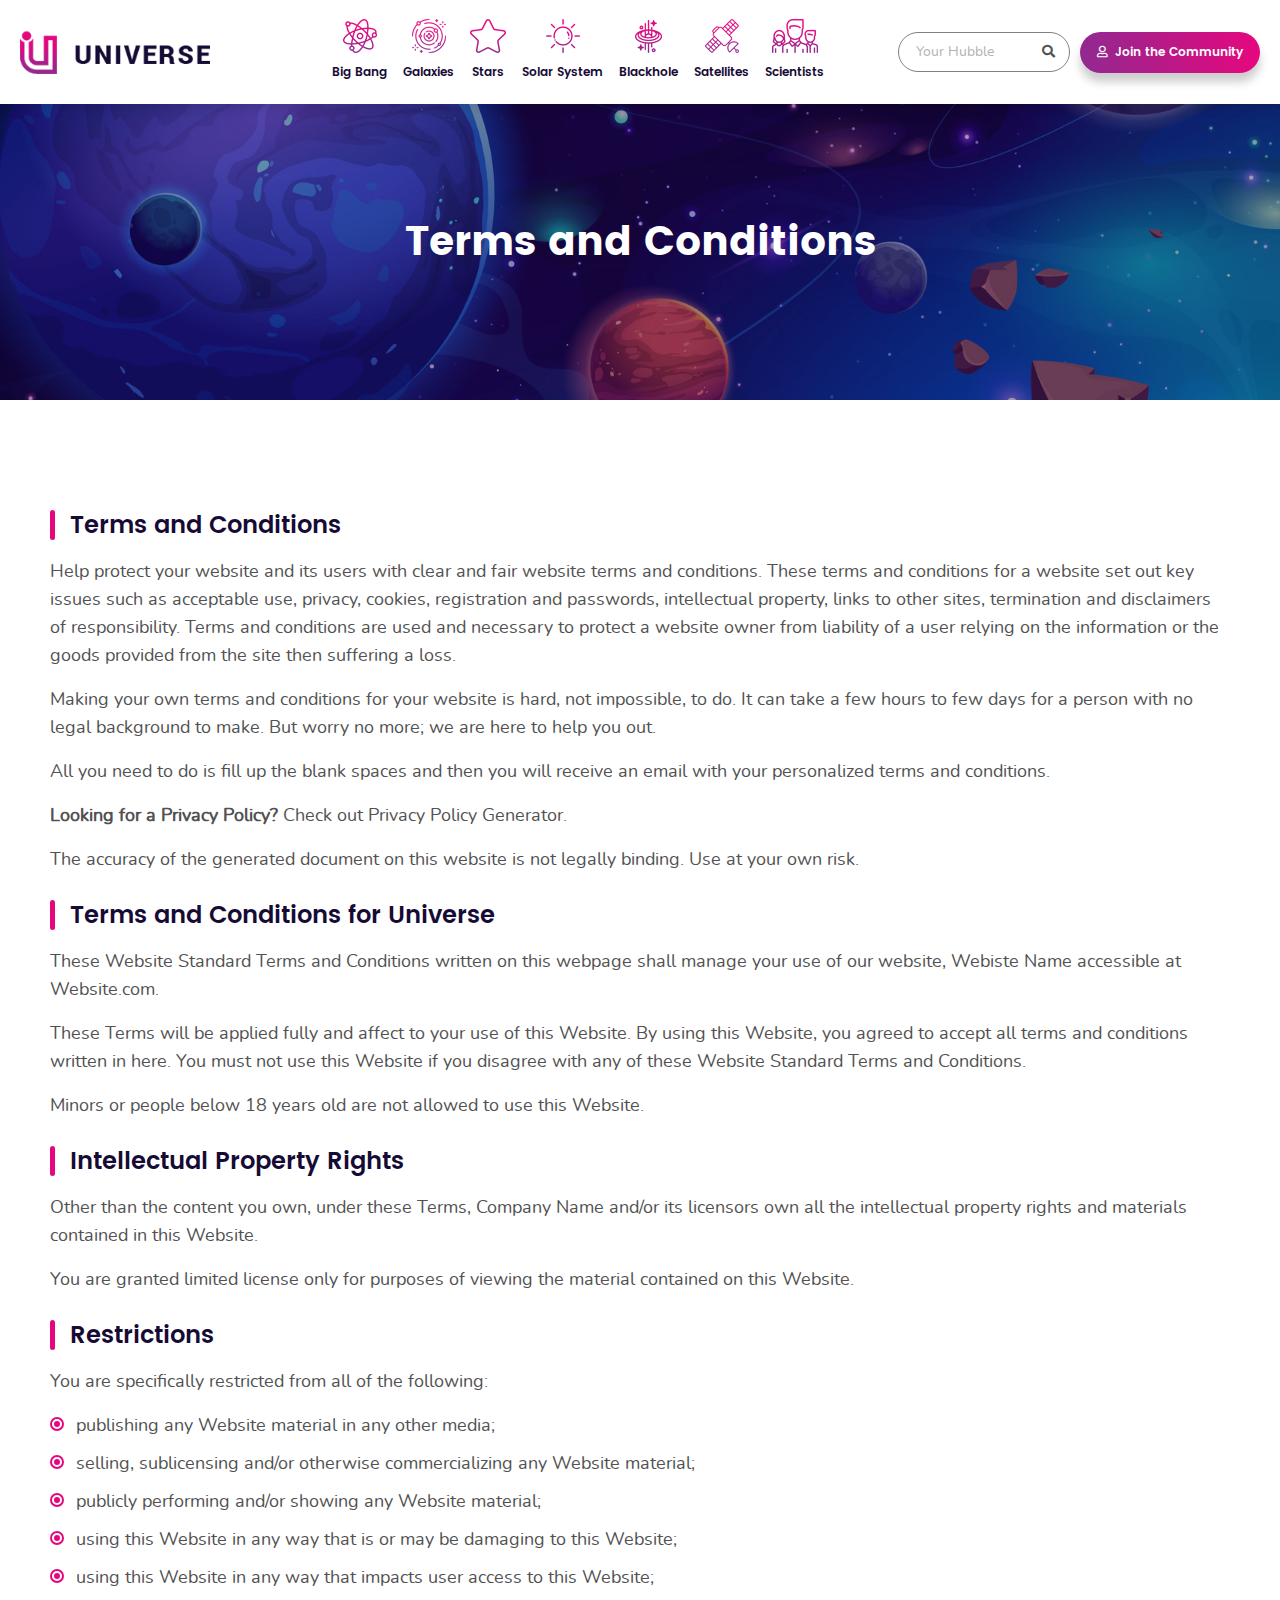
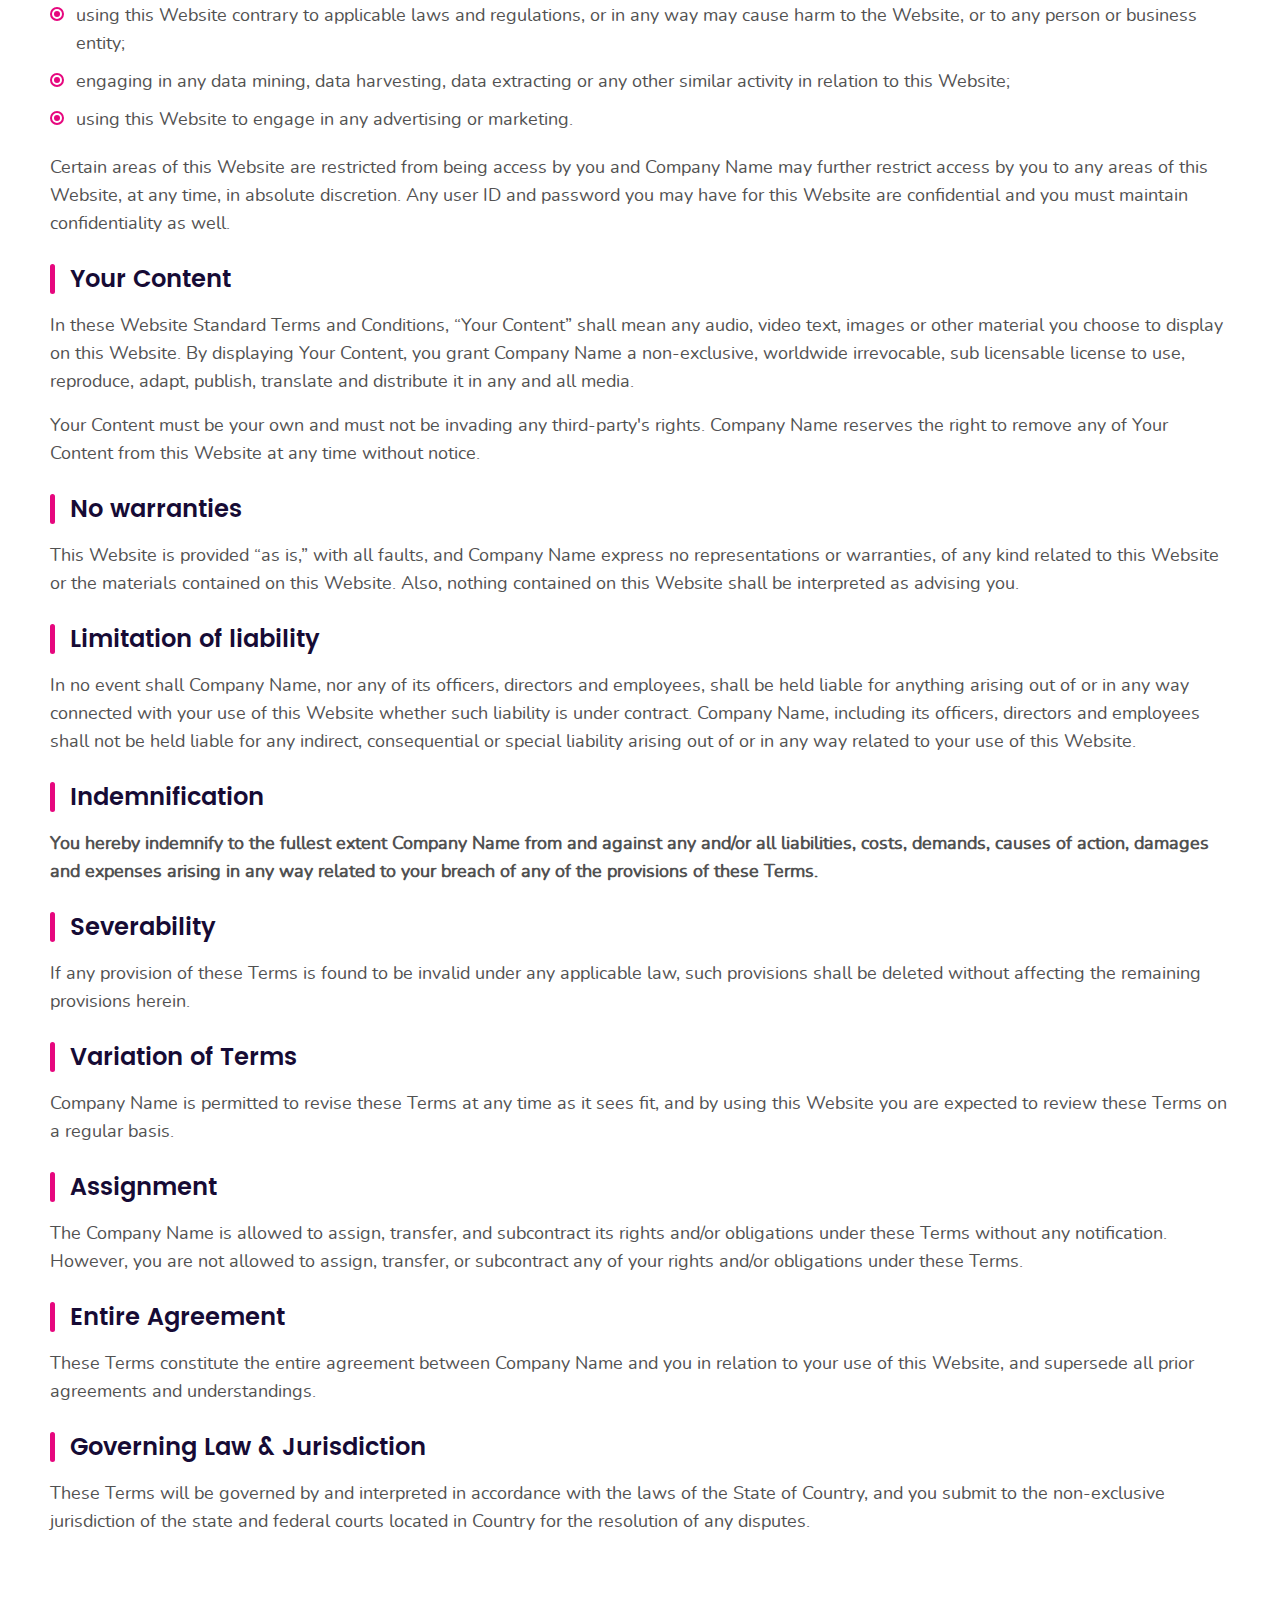
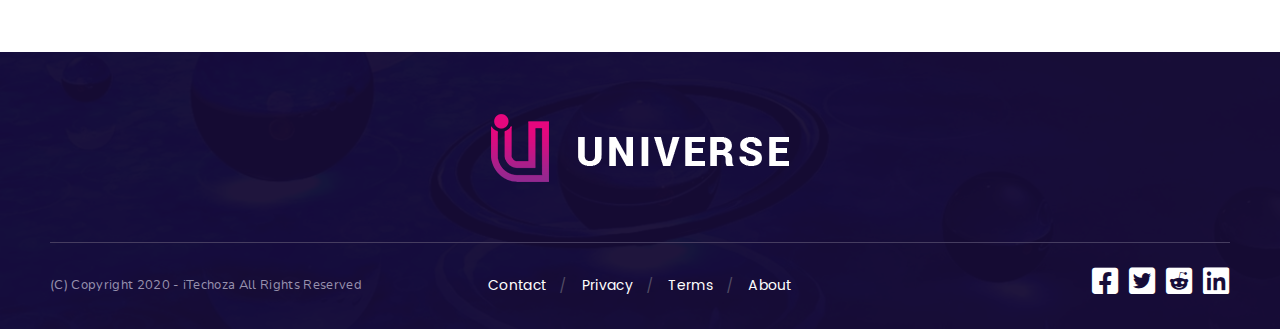
<file: terms_condition.html>
<!DOCTYPE html>
<html lang="en">
<head>
<meta http-equiv="Content-Type" content="text/html; charset=utf-8" />
<meta name="viewport" content="width=device-width, initial-scale=1.0" />
	<title>Terms and Conditions</title>
	<link rel="stylesheet" type="text/css" href="css/bootstrap.css">
	<link rel="stylesheet" type="text/css" href="css/style.css">
	<link rel="stylesheet" type="text/css" href="css/fontawesome.css">

</head>
<body>
<div class="wrapper">
	<div class="header">
		<div class="container">
			<div  class="main-header">
			<div class="header-logo">
				<a href="index.html"><img src="images/header_logo.png" alt="Cosmos"></a>
			</div>
			<div class="header-nav">
				<nav class="navbar-inverse">
					<div class="navbar-header">
						<button type="button" class="navbar-toggler" data-target="myNavbar">
							<span class="icon-bar line1"></span>
							<span class="icon-bar line2"></span>
							<span class="icon-bar line3"></span>
						</button>
					</div>
					<div class="navbar navbar-collapse" id="myNavbar">
						<ul class="navbar-nav">
							<li class="nav-item"><a href="blog_detail_page.html"><img src="images/big_bang_icon.png" alt="Big Bang">Big Bang</a></li>
							<li class="nav-item dropdown nav-drop-item"><a href="blog_detail_page.html" data-toggle="dropdown"><img src="images/galaxies_icon.png" alt="Galaxies">Galaxies</a>
								<ul class="dropdown-menu">
									<li class="item-menu">
										<a href="javascript:;" class="item-inner"><img src="images/galaxies_icon.png" alt="Galaxies"> Elliptical</a>
									</li>
									<li class="item-menu">
										<a href="javascript:;" class="item-inner"><img src="images/galaxies_icon.png" alt="Galaxies"> Spiral</a>
									</li>
									<li class="item-menu">
										<a href="javascript:;" class="item-inner"><img src="images/galaxies_icon.png" alt="Galaxies"> Irregular</a>
									</li>
									<li class="item-menu">
										<a href="javascript:;" class="item-inner"><img src="images/galaxies_icon.png" alt="Galaxies"> ES0 325-G004</a>
									</li>
									<li class="item-menu">
										<a href="javascript:;" class="item-inner"><img src="images/galaxies_icon.png" alt="Galaxies"> M101</a>
									</li>
									<li class="item-menu">
										<a href="javascript:;" class="item-inner"><img src="images/galaxies_icon.png" alt="Galaxies"> NGC 1569</a>
									</li>
									<li class="item-menu view-link">
										<a href="javascript:;" class="item-inner">View More <i class="fas fa-chevron-right"></i></a>
									</li>
								</ul>
							</li>
							<li class="nav-item dropdown nav-drop-item"><a href="javascript:;" data-toggle="dropdown"><img src="images/star_icon.png" alt="Stars">Stars</a>
								<ul class="dropdown-menu">
									<li class="item-menu">
										<a href="javascript:;" class="item-inner"><img src="images/star_icon.png" alt="Stars"> Alpha Centauri System</a>
									</li>
									<li class="item-menu">
										<a href="javascript:;" class="item-inner"><img src="images/star_icon.png" alt="Stars"> Betelgeuse</a>
									</li>
									<li class="item-menu">
										<a href="javascript:;" class="item-inner"><img src="images/star_icon.png" alt="Stars"> Rigel</a>
									</li>
									<li class="item-menu">
										<a href="javascript:;" class="item-inner"><img src="images/star_icon.png" alt="Stars"> Vega</a>
									</li>
									<li class="item-menu">
										<a href="javascript:;" class="item-inner"><img src="images/star_icon.png" alt="Stars"> Pleiades</a>
									</li>
									<li class="item-menu">
										<a href="javascript:;" class="item-inner"><img src="images/star_icon.png" alt="Stars"> Antares</a>
									</li>
									<li class="item-menu view-link">
										<a href="javascript:;" class="item-inner">View More <i class="fas fa-chevron-right"></i></a>
									</li>
								</ul>
							</li>
							<li class="nav-item dropdown"><a href="blog_detail_page.html" data-toggle="dropdown"><img src="images/solar_system_icon.png" alt="Solar System">Solar System</a>
								<ul class="dropdown-menu">
									<li class="item-menu solar-item">
										<a href="javascript:;" class="item-inner">
											<div class="solar-box">
												<div class="solar-img">
													<img src="images/mercury.png" alt="Mercury">
												</div>
												<div class="solar-content">
													<h4>Mercury</h4>
													<p>Zipping around the sun in only 88 days, Mercury is the closest planet to the sun, and it's also the smallest,</p>
												</div>
											</div>
										</a>
									</li>
									<li class="item-menu solar-item">
										<a href="javascript:;" class="item-inner">
											<div class="solar-box">
												<div class="solar-img">
													<img src="images/venus.png" alt="Venus">
												</div>
												<div class="solar-content">
													<h4>Venus</h4>
													<p>The second planet from the sun, Venus is Earth's twin in size. Radar images beneath its atmosphere reveal.</p>
												</div>
											</div>
										</a>
									</li>
									<li class="item-menu solar-item">
										<a href="javascript:;" class="item-inner">
											<div class="solar-box">
												<div class="solar-img">
													<img src="images/earth.png" alt="Earth">
												</div>
												<div class="solar-content">
													<h4>Earth</h4>
													<p>The third planet from the sun, Earth is a waterworld, with two-thirds of the planet covered by ocean.</p>
												</div>
											</div>
										</a>
									</li>
									<li class="item-menu solar-item">
										<a href="javascript:;" class="item-inner">
											<div class="solar-box">
												<div class="solar-img">
													<img src="images/mars.png" alt="Mars">
												</div>
												<div class="solar-content">
													<h4>Mars</h4>
													<p>The fourth planet from the sun is Mars, and it's a cold, desert-like place covered in dust.</p>
												</div>
											</div>
										</a>
									</li>
									<li class="item-menu solar-item">
										<a href="javascript:;" class="item-inner">
											<div class="solar-box">
												<div class="solar-img">
													<img src="images/jupiter.png" alt="Jupiter">
												</div>
												<div class="solar-content">
													<h4>Jupiter</h4>
													<p>The fifth planet from the sun, Jupiter is a giant gas world that is the most massive planet in our solar system</p>
												</div>
											</div>
										</a>
									</li>
									<li class="item-menu solar-item">
										<a href="javascript:;" class="item-inner">
											<div class="solar-box">
												<div class="solar-img">
													<img src="images/saturn.png" alt="Saturn">
												</div>
												<div class="solar-content">
													<h4>Saturn</h4>
													<p>The sixth planet from the sun, Saturn is known most for its rings. When polymath Galileo Galilei first studied Saturn</p>
												</div>
											</div>
										</a>
									</li>
									<li class="item-menu solar-item">
										<a href="javascript:;" class="item-inner">
											<div class="solar-box">
												<div class="solar-img">
													<img src="images/uranus.png" alt="Uranus">
												</div>
												<div class="solar-content">
													<h4>Uranus</h4>
													<p>The seventh planet from the sun, Uranus is an oddball. It has clouds made of hydrogen sulfide,</p>
												</div>
											</div>
										</a>
									</li>
									<li class="item-menu solar-item">
										<a href="javascript:;" class="item-inner">
											<div class="solar-box">
												<div class="solar-img">
													<img src="images/neptune.png" alt="Neptune">
												</div>
												<div class="solar-content">
													<h4>Neptune</h4>
													<p>The eighth planet from the sun, Neptune is about the size of Uranus and is known for supersonic strong winds.</p>
												</div>
											</div>
										</a>
									</li>
									<li class="item-menu solar-item">
										<a href="javascript:;" class="item-inner">
											<div class="solar-box">
												<div class="solar-img">
													<img src="images/pluto.png" alt="Pluto">
												</div>
												<div class="solar-content">
													<h4>Pluto</h4>
													<p>Once the ninth planet from the sun, Pluto is unlike other planets in many respects. It is smaller than Earth's moon;</p>
												</div>
											</div>
										</a>
									</li>
								</ul>

							</li>
							<li class="nav-item"><a href="blog_detail_page.html"><img src="images/blackhole_icon.png" alt="Blackhole">Blackhole</a></li>
							<li class="nav-item dropdown">
								<a href="blog_detail_page.html" data-toggle="dropdown"><img src="images/satellite_icon.png" alt="Satellites">Satellites</a>
								<ul class="dropdown-menu">
									<li class="item-menu solar-item">
										<a href="javascript:;" class="item-inner">
											<div class="solar-box">
												<div class="solar-img">
													<img src="images/satellite_icon.png" alt="Satellites">
												</div>
												<div class="solar-content">
													<h4>Artificial satellite</h4>
													<p>4 October 1957</p>
												</div>
											</div>
										</a>
									</li>
									<li class="item-menu solar-item">
										<a href="javascript:;" class="item-inner">
											<div class="solar-box">
												<div class="solar-img">
													<img src="images/satellite_icon.png" alt="Satellites">
												</div>
												<div class="solar-content">
													<h4>Ariane 5</h4>
													<p>4 October 1957</p>
												</div>
											</div>
										</a>
									</li>
									<li class="item-menu solar-item">
										<a href="javascript:;" class="item-inner">
											<div class="solar-box">
												<div class="solar-img">
													<img src="images/satellite_icon.png" alt="Satellites">
												</div>
												<div class="solar-content">
													<h4>Dnepr</h4>
													<p>21 April 1999</p>
												</div>
											</div>
										</a>
									</li>
									<li class="item-menu solar-item">
										<a href="javascript:;" class="item-inner">
											<div class="solar-box">
												<div class="solar-img">
													<img src="images/satellite_icon.png" alt="Satellites">
												</div>
												<div class="solar-content">
													<h4>Delta IV</h4>
													<p>10 June 2006</p>
												</div>
											</div>
										</a>
									</li>
									<li class="item-menu solar-item">
										<a href="javascript:;" class="item-inner">
											<div class="solar-box">
												<div class="solar-img">
													<img src="images/satellite_icon.png" alt="Satellites">
												</div>
												<div class="solar-content">
													<h4>Falcon 9</h4>
													<p>4 June 2010</p>
												</div>
											</div>
										</a>
									</li>
									<li class="item-menu solar-item">
										<a href="javascript:;" class="item-inner">
											<div class="solar-box">
												<div class="solar-img">
													<img src="images/satellite_icon.png" alt="Satellites">
												</div>
												<div class="solar-content">
													<h4>Atlas V</h4>
													<p>4 June 2016</p>
												</div>
											</div>
										</a>
									</li>
									<li class="item-menu solar-item view-link">
										<a href="javascript:;" class="item-inner">View More <i class="fas fa-chevron-right"></i></a>
									</li>
								</ul>
							</li>
							<li class="nav-item dropdown scientists"><a href="scientists_listing_page.html" data-toggle="dropdown"><img src="images/scientist_icon.png" alt="Scientists">Scientists</a>
								<ul class="dropdown-menu">
									<li class="item-menu solar-item">
										<a href="bio_page.html" class="item-inner">
											<div class="solar-box">
												<div class="solar-img">
													<img src="images/scientists/edward_stone.jpg" alt="Edward C. Stone">
												</div>
												<div class="solar-content">
													<h4>Edward C. Stone</h4>
													<p>23 January 1936</p>
												</div>
											</div>
										</a>
									</li>
									<li class="item-menu solar-item">
										<a href="bio_page.html" class="item-inner">
											<div class="solar-box">
												<div class="solar-img">
													<img src="images/scientists/ellen_stofan.jpg" alt="Ellen Stofan">
												</div>
												<div class="solar-content">
													<h4>Ellen Stofan</h4>
													<p>24 February 1961</p>
												</div>
											</div>
										</a>
									</li>
									<li class="item-menu solar-item">
										<a href="bio_page.html" class="item-inner">
											<div class="solar-box">
												<div class="solar-img">
													<img src="images/scientists/squyres_headshot.jpg" alt="Steve Squyres">
												</div>
												<div class="solar-content">
													<h4>Steve Squyres</h4>
													<p>9 January 1957</p>
												</div>
											</div>
										</a>
									</li>
									<li class="item-menu solar-item">
										<a href="bio_page.html" class="item-inner">
											<div class="solar-box">
												<div class="solar-img">
													<img src="images/scientists/robert_r_gilruth.jpg" alt="Edward C. Stone">
												</div>
												<div class="solar-content">
													<h4>Robert R. Gilruth</h4>
													<p>8 October 1913</p>
												</div>
											</div>
										</a>
									</li>
									<li class="item-menu solar-item">
										<a href="bio_page.html" class="item-inner">
											<div class="solar-box">
												<div class="solar-img">
													<img src="images/scientists/peggy_whitson.jpg" alt="Peggy Whitson">
												</div>
												<div class="solar-content">
													<h4>Peggy Whitson</h4>
													<p>9 February 1960</p>
												</div>
											</div>
										</a>
									</li>
									<li class="item-menu solar-item">
										<a href="bio_page.html" class="item-inner">
											<div class="solar-box">
												<div class="solar-img">
													<img src="images/scientists/brian_schmidt.jpg" alt="Brian Schmidt">
												</div>
												<div class="solar-content">
													<h4>Brian Schmidt</h4>
													<p>24 February 1967</p>
												</div>
											</div>
										</a>
									</li>
									<li class="item-menu solar-item view-link">
										<a href="scientists_listing_page.html" class="item-inner">View More <i class="fas fa-chevron-right"></i></a>
									</li>
								</ul>
							</li>
						</ul>
					</div>
				</nav>
			</div><!--end of header-nav-->
			<div class="header-right">
				<div class="header-right-inner">
					<div class="header-search">
						<form class="form-search">
							<div class="form-group search-field">
								<input type="search" class="form-control" placeholder="Your Hubble">
								<i class="fa fa-search"></i>
							</div>
						</form>
						<div class="nav-search">
							<a href="javascript:;" class="search-icon"><i class="fa fa-search"></i></a>
							<form method="get" class="hdr-form-search">
								<div class="form-group search-field">
									<input type="search" class="form-control" placeholder="Your Hubble">
									<i class="fa fa-search"></i>
								</div>
							</form>
						</div>
					</div>
					<div class="join-btn-right">
					<a href="sign_up.html" class="btn join-btn btn-join-hdr"><i class="far fa-user"></i> Join the Community</a>
						<div class="join-nav-btn">
							<a href="javascript:;" class="join-btn-icon"><i class="far fa-user"></i></a>
							<div class="hdr-join-btn">
								<a href="sign_up.html" class="btn join-btn"><i class="far fa-user"></i> Join the Community</a>
							</div>
						</div>
					</div>
				</div>
			</div><!--end of header-right-->
		</div>
		</div>
	</div><!--end of header-->
	<div class="sub-banner">
		<div class="container">
			<div class="banner-content">
				<h2 class="banner-title">Terms and Conditions</h2>
			</div>
		</div>
	</div><!--end of sub banner -->
	<div class="section-white">
		<div class="container">
			<h3 class="text-title inner-title">Terms and Conditions</h3>
			<p>Help protect your website and its users with clear and fair website terms and conditions. These terms and conditions for a website set out key issues such as acceptable use, privacy, cookies, registration and passwords, intellectual property, links to other sites, termination and disclaimers of responsibility. Terms and conditions are used and necessary to protect a website owner from liability of a user relying on the information or the goods provided from the site then suffering a loss.</p>
			<p>Making your own terms and conditions for your website is hard, not impossible, to do. It can take a few hours to few days for a person with no legal background to make. But worry no more; we are here to help you out.</p>
			<p>All you need to do is fill up the blank spaces and then you will receive an email with your personalized terms and conditions.</p>
			<p><b>Looking for a Privacy Policy?</b> Check out Privacy Policy Generator.</p>
			<p>The accuracy of the generated document on this website is not legally binding. Use at your own risk.</p>
			<h3 class="text-title inner-title">Terms and Conditions for Universe</h3>
			<p>These Website Standard Terms and Conditions written on this webpage shall manage your use of our website, Webiste Name accessible at Website.com.</p>

			<p>These Terms will be applied fully and affect to your use of this Website. By using this Website, you agreed to accept all terms and conditions written in here. You must not use this Website if you disagree with any of these Website Standard Terms and Conditions.</p>

			<p>Minors or people below 18 years old are not allowed to use this Website.</p>
			<h3 class="text-title inner-title">Intellectual Property Rights</h3>
			<p>Other than the content you own, under these Terms, Company Name and/or its licensors own all the intellectual property rights and materials contained in this Website.</p>
			<p>You are granted limited license only for purposes of viewing the material contained on this Website.</p>

			<h3 class="text-title inner-title">Restrictions</h3>
			<p>You are specifically restricted from all of the following:</p>
			<ul class="sec-point">
				<li>publishing any Website material in any other media;</li>
				<li>selling, sublicensing and/or otherwise commercializing any Website material;</li>
				<li>publicly performing and/or showing any Website material;</li>
				<li>using this Website in any way that is or may be damaging to this Website;</li>
				<li>using this Website in any way that impacts user access to this Website;</li>
				<li>using this Website contrary to applicable laws and regulations, or in any way may cause harm to the Website, or to any person or business entity;</li>
				<li>engaging in any data mining, data harvesting, data extracting or any other similar activity in relation to this Website;</li>
				<li>using this Website to engage in any advertising or marketing.</li>
			</ul>
			<p>Certain areas of this Website are restricted from being access by you and Company Name may further restrict access by you to any areas of this Website, at any time, in absolute discretion. Any user ID and password you may have for this Website are confidential and you must maintain confidentiality as well.</p>

			<h3 class="text-title inner-title">Your Content</h3>
			<p>In these Website Standard Terms and Conditions, “Your Content” shall mean any audio, video text, images or other material you choose to display on this Website. By displaying Your Content, you grant Company Name a non-exclusive, worldwide irrevocable, sub licensable license to use, reproduce, adapt, publish, translate and distribute it in any and all media.</p>
			<p>Your Content must be your own and must not be invading any third-party's rights. Company Name reserves the right to remove any of Your Content from this Website at any time without notice.</p>

			<h3 class="text-title inner-title">No warranties</h3>
			<p>This Website is provided “as is,” with all faults, and Company Name express no representations or warranties, of any kind related to this Website or the materials contained on this Website. Also, nothing contained on this Website shall be interpreted as advising you.</p>
			<h3 class="text-title inner-title">Limitation of liability</h3>
			<p>In no event shall Company Name, nor any of its officers, directors and employees, shall be held liable for anything arising out of or in any way connected with your use of this Website whether such liability is under contract.  Company Name, including its officers, directors and employees shall not be held liable for any indirect, consequential or special liability arising out of or in any way related to your use of this Website.</p>

			
			<h3 class="text-title inner-title">Indemnification</h3>
			<p><b>You hereby indemnify to the fullest extent Company Name from and against any and/or all liabilities, costs, demands, causes of action, damages and expenses arising in any way related to your breach of any of the provisions of these Terms.</b></p>
			
			<h3 class="text-title inner-title">Severability</h3>
			<p>If any provision of these Terms is found to be invalid under any applicable law, such provisions shall be deleted without affecting the remaining provisions herein.</p>

			<h3 class="text-title inner-title">Variation of Terms</h3>
			<p>Company Name is permitted to revise these Terms at any time as it sees fit, and by using this Website you are expected to review these Terms on a regular basis.</p>

			
			<h3 class="text-title inner-title">Assignment</h3>
			<p>The Company Name is allowed to assign, transfer, and subcontract its rights and/or obligations under these Terms without any notification. However, you are not allowed to assign, transfer, or subcontract any of your rights and/or obligations under these Terms.</p>

			
			<h3 class="text-title inner-title">Entire Agreement</h3>
			<p>These Terms constitute the entire agreement between Company Name and you in relation to your use of this Website, and supersede all prior agreements and understandings.</p>

			<h3 class="text-title inner-title">Governing Law & Jurisdiction</h3>
			<p>These Terms will be governed by and interpreted in accordance with the laws of the State of Country, and you submit to the non-exclusive jurisdiction of the state and federal courts located in Country for the resolution of any disputes.</p>
		</div>
	</div>
	
	<footer>
		<div class="container">
			<div class="footer-top">
				<div class="footer-logo">
					<img src="images/footer_logo.png" alt="Cosmos">
				</div>
			</div>
			<div class="footer-bottom">
				<div class="left-copyright foot-block">
					<p class="copyright">(C) Copyright 2020 - iTechoza All Rights Reserved</p>
				</div>
				<div class="foot-nav-link foot-block">
					<ul>
						<li><a href="contact.html">Contact</a></li>
						<li><a href="privacy_policy.html">Privacy</a></li>
						<li><a href="terms_condition.html">Terms</a></li>
						<li><a href="about.html">About</a></li>
					</ul>
				</div>
				<div class="social-media foot-block">
					<ul class="social-media-list">
						<li><a href="javascript:;"><i class="fab fa-facebook-square"></i>fb</a></li>
						<li><a href="javascript:;"><i class="fab fa-twitter-square"></i>tw</a></li>
						<li><a href="javascript:;"><i class="fab fa-reddit-square"></i>rd</a></li>
						<li><a href="javascript:;"><i class="fab fa-linkedin"></i>li</a></li>
					</ul>
				</div>
			</div>
		</div>
	</footer>
</div><!-- end of wrapper -->
<script src="js/jquery_v3_5_1.js"></script>
<script src="js/bootstrap.js"></script>
<script src="js/main.js"></script>
</body>
</html>
</file>
<file: css/style.css>
@font-face {font-family:'Poppins'; src: url('../fonts/Poppins Bold.eot'); src: url('../fonts/Poppins Bold.eot?#iefix') format('embedded-opentype'), url('../fonts/Poppins Bold.woff2') format('woff2'), url('../fonts/Poppins Bold.woff') format('woff'), url('../fonts/Poppins Bold.svg#Poppins Bold') format('svg'); font-weight:700;}

@font-face {font-family:'Poppins'; src: url('../fonts/Poppins.eot'); src: url('../fonts/Poppins.eot?#iefix') format('embedded-opentype'), url('../fonts/Poppins.woff2') format('woff2'), url('../fonts/Poppins.woff') format('woff'), url('../fonts/Poppins.svg#Poppins') format('svg'); font-weight:400}

@font-face {font-family:'Poppins SemiBold'; src: url('../fonts/Poppins SemiBold.eot'); src: url('../fonts/Poppins SemiBold.eot?#iefix') format('embedded-opentype'), url('../fonts/Poppins SemiBold.woff2') format('woff2'), url('../fonts/Poppins SemiBold.woff') format('woff'), url('Poppins SemiBold.svg#Poppins SemiBold') format('svg');}

@font-face {font-family: 'nunitoregular'; src: url('../fonts/nunito-regular-webfont.woff2') format('woff2'), url('../fonts/nunito-regular-webfont.woff') format('woff'); font-weight: normal; font-style: normal;}

@font-face {font-family: 'nunitoitalic'; src: url('../fonts/nunito-italic-webfont.woff2') format('woff2'), url('../fonts/nunito-italic-webfont.woff') format('woff'); font-weight: normal; font-style: normal;}





body{margin: 0; font-family: 'nunitoregular'; font-size: 18px;  font-weight: 400; line-height:28px; color: #515151; text-align: left; background-color: #fff;}
*{list-style:none; margin:0; padding:0; -webkit-box-sizing:border-box; -moz-box-sizing:border-box; box-sizing:border-box;}
li{ display:list-item; padding:0; margin: 0; border:0; list-style:none}
::selection{background:#a4a4a4; color:#fff}
img{ padding:0; margin:0; line-height:0px;}
a{ color: #e6077e; text-decoration:none; transition:all 0.3s ease-in 0s; cursor: pointer;}
a:hover, a:focus{ color:#160b35; text-decoration:none; outline:none}
h1,h2,h3,h4,h5,h6{margin:0; padding:0 0 10px; letter-spacing:0; font-weight:normal;line-height:normal;text-transform:none; font-family:'Poppins SemiBold'; color: #160b35; font-weight:600}
h1, h2{font-family:'Poppins'; font-weight:700}
h2{ font-size:50px; line-height: 60px;}
h3 {font-size:22px; line-height:32px;}
h4 {font-size:19px; line-height:29px;}
.container{max-width:1210px; margin: 0 auto; padding: 0 15px}

.btn{ font-size:16px; text-transform: uppercase; color:#fff; line-height:22px; padding:14px 20px; margin: 0; font-family:'Poppins SemiBold'; font-weight:600;  background: rgb(145,41,144); border-radius:50px; box-shadow:0 9px 10px 0 rgba(0,0,0,0.2) !important; background: -moz-linear-gradient(left, rgba(145,41,144,1) 0%, rgba(230,7,126,1) 100%); background: -webkit-linear-gradient(left, rgba(145,41,144,1) 0%,rgba(230,7,126,1) 100%); background: linear-gradient(to right, rgba(145,41,144,1) 0%,rgba(230,7,126,1) 100%); -webkit-transition: all 0.3s ease-in-out; -moz-transition: all 0.3s ease-in-out; -o-transition: all 0.3s ease-in-out; transition: all 0.3s ease-in-out; position: relative; min-width: 170px; text-align: center; overflow: hidden; z-index: 1; border:0px;}
.btn:before{ position: absolute; content:''; left: 100%;  top: 0; width:100%; height: 100%; background:#E6077E; -moz-transition: all .4s linear;  -webkit-transition: all .4s linear; z-index: -1}
.btn:hover, .btn:focus{ color: #fff; outline: none}
.btn:hover:before, .btn:focus:before{left: 0}
body{ padding-top: 100px;}
.header{ position:absolute; left:0; top: 0; width: 100%; background: #fff; padding:17px 0; -moz-transition:all .3s linear;-webkit-transition:all .3s linear; transition:all .3s linear; -webkit-transition: all 0.3s ease-in-out; -moz-transition: all 0.3s ease-in-out; -o-transition: all 0.3s ease-in-out; transition: all 0.3s ease-in-out; z-index: 111; box-shadow: 0 5px 10px 0 rgba(0,0,0,0.1)}
.header .container{max-width: 100%; padding: 0 20px}
.header .main-header{ width:100%; clear: both; position: relative; display:flex; align-items: center;}
.header .main-header .header-logo, .header .main-header .header-right{ float: left;}
.header .main-header .header-right{ padding-left:10px; width: 30%}
.header .main-header .header-logo{ padding-right:10px; width: 20%}
.header .main-header .header-logo img{ float: left;}
.header .main-header .header-right .header-right-inner{ float: right; display: flex; align-items:center;}
.header .main-header .header-right .header-right-inner .btn.join-btn{font-size: 14px; line-height: 21px; padding:10px 17px;    text-transform: inherit;}
.header .main-header .header-right .header-right-inner .btn.join-btn .far{ padding-right:3px;}
.header .main-header .header-right .header-right-inner .join-btn-right .join-nav-btn{ display: none; }
.header .main-header .header-nav{ padding: 0 10px; width: 50%; display: flex; justify-content: center;}
.header .main-header .navbar{ padding: 0px;}
.header .main-header .header-nav ul.navbar-nav{ display: flex; align-items:center; flex-wrap:wrap; flex-direction: row;     justify-content: center; padding-top:2px}
.header .main-header .header-nav li{ padding: 0 19px; font-size: 15px;  text-align: center; position:relative;}
.header .main-header .header-nav li:before{position: absolute; content: ''; background:#d9d9d9; right:0; top:14px; width: 1px; height:30px; display: none;}
.header .main-header .header-nav li:last-child{ padding-right: 0px;}
.header .main-header .header-nav li:first-child{ padding-left: 0px;}
.header .main-header .header-nav li:last-child:before{display: none;}
.header .main-header .header-nav li a img{ display: block; margin: 0 auto 5px; text-align: center;}
.header .main-header .header-nav li a{ color:#160b35; font-family:'Poppins SemiBold';}
.header .main-header .header-nav li a:hover{ color: #e6077e}
.header .main-header .header-right .header-search{ margin-right:20px;}
.header .main-header .header-right .header-search .nav-search{ display:none; }
.header .main-header .header-right .header-search .form-group.search-field{ margin-bottom: 0px; position: relative;}
.header .main-header .header-right .header-search .form-control{ border-radius: 50px; font-size: 14px; border-color:#818181;     padding: 12px 37px 12px 17px; line-height: normal; box-shadow: none}
.header .main-header .header-right .header-search .form-control:focus{ outline: none; box-shadow: none}
.header .main-header .header-right .header-search .form-group.search-field .fa{ position: absolute; right: 15px; top:13px; font-size:13px;}
.header .main-header .navbar-header{ display: none;}
.header .main-header .navbar-nav li.dropdown, .header .main-header .navbar{position: unset; -moz-transition: all .3s linear; -webkit-transition: all .3s linear; transition: all .3s linear;}
.header .main-header .navbar-nav ul.dropdown-menu li:before{display: none;} 
.header .main-header .navbar-nav ul.dropdown-menu{position: absolute; left: 0; top:100%; width:100%; box-shadow: 0 5px 35px 0 rgba(93,86,206,0.15); border:0; min-width:100%; padding:30px 30px 0; background-color:rgba(0,0,0,0.9); opacity: 0 !important; visibility: hidden !important; transform-origin: top center; transform: perspective(500px) rotateX(-50deg); -moz-transition: all .3s linear; -webkit-transition: all .3s linear; transition: all .3s linear; display: block; border-top:4px solid #E6077E;  display: flex; justify-content: center; flex-wrap: wrap; box-shadow: 0 10px 20px 0 rgba(0,0,0,0.2); }
.header .main-header .navbar-nav li.dropdown:hover ul.dropdown-menu{opacity: 1 !important; transform: perspective(500px) rotateX(0deg); visibility: visible !important;}
.header .main-header .navbar-nav ul.dropdown-menu li{float: left; width:16%; padding:0 0px 30px 0px;}

.header .main-header .navbar-nav ul.dropdown-menu li a{ display:block; width: 100%; height:100% }
.header .main-header .navbar-nav ul.dropdown-menu li .solar-box{ width: 100%; text-align:center; padding: 0 10px; border-right:1px solid #3c3b3b;}
/*.header .main-header .navbar-nav ul.dropdown-menu li .solar-box:before{position:absolute; content: ''; background-color:#3c3b3b; width: 1px; height: 110px; right: 0; top:50%; transform:translateY(-50%); }*/
.header .main-header .navbar-nav ul.dropdown-menu li:last-child .solar-box, .header .main-header .navbar-nav ul.dropdown-menu li:nth-child(6) .solar-box{border-right:0px}

.header .main-header ul.dropdown-menu li .solar-box .solar-img{width:90px; height:90px; text-align: center; padding:10px;  border-radius:5px; margin:0 auto 0px; display:flex; align-items:center;}
.header .main-header ul.dropdown-menu li .solar-box .solar-img img{object-fit:contain; width:50px; height:auto; -webkit-transform: scale(1); transform: scale(1); -webkit-transition: .3s ease-in-out; transition: .5s ease-in-out; object-position: center;} 
.header .main-header ul.dropdown-menu li .solar-box .solar-content{ width:100%; padding:0px; font-size:15px; color:#c3c3c3; line-height:24px; font-weight:400 }
.header .main-header ul.dropdown-menu li .solar-box .solar-content h4{font-size:18px; line-height:22px; padding-bottom:5px; transition: all 0.3s ease 0s; color: #fff}
.header .main-header ul.dropdown-menu li .solar-box .solar-content p{margin-bottom:0px; font-weight:400; font-family: 'nunitoregular'; height:50px;overflow: hidden; text-overflow: ellipsis;}
.header .main-header ul.dropdown-menu li a:hover .solar-content h4{ color: #E6077E } 
.header .main-header ul.dropdown-menu li a:hover .solar-img img{-webkit-transform: scale(1.2); transform: scale(1.2);}

.header .main-header .navbar-nav li.scientists ul.dropdown-menu li .solar-box .solar-content p{height: auto; overflow:visible;}
.header .main-header .navbar-nav li.scientists ul.dropdown-menu li .solar-box .solar-img{ border-radius:100% !important; overflow: hidden; width:80px; height:80px; padding:0; margin-bottom:10px }
.header .main-header .navbar-nav li.scientists ul.dropdown-menu li .solar-box .solar-img img{width:100%; height:100%;}
.header .main-header .navbar-nav li.scientists ul.dropdown-menu li .solar-box .solar-img img{object-fit: cover !important;}
.header .main-header .navbar-nav li ul.dropdown-menu li.view-link a{display: flex; align-items: center; height:100%; width: 100%; justify-content: center; color:#fff; font-size:18px; padding:10px 0}
.header .main-header .navbar-nav li ul.dropdown-menu li.view-link a i{padding-left: 5px; font-size:15px;}
.header .main-header .navbar-nav li ul.dropdown-menu li.view-link a:hover, .header .main-header .navbar-nav li.nav-drop-item ul.dropdown-menu li a:hover{color:#E6077E}

.header .main-header .navbar-nav li.nav-drop-item ul.dropdown-menu li a{ color: #fff; line-height:22px; border-right:1px solid #3c3b3b; padding: 0 10px}
.header .main-header .navbar-nav li.nav-drop-item ul.dropdown-menu li.view-link a{display: flex; justify-content: center;
    align-items: center;}
.header .main-header .navbar-nav li.nav-drop-item ul.dropdown-menu li.view-link a i{padding-left:5px}
.header .main-header .navbar-nav li.nav-drop-item ul.dropdown-menu li:last-child a{border-right:0px;}
.header .main-header .navbar-nav li.nav-drop-item ul.dropdown-menu li a img{padding-bottom:5px}
.header .main-header .navbar-nav li.nav-drop-item ul.dropdown-menu li{width:14%}





/* banner css */
.home-banner{ width: 100%; clear: both; padding: 148px 0; background-size:cover; text-align: center; color: #fff; position: relative; z-index: 1; background:url(../images/banner_bg.jpg) center  center no-repeat; background-size:cover;}
/*.home-banner video{position:absolute; left:0; top:0; width:100%; height:100%; object-fit:cover; z-index:-1; -webkit-transform: scaleX(-1);
  transform: scaleX(-1);}*/
.home-banner:before, .section-newslatter:before{ position: absolute; content: ''; width: 100%; height: 100%; left: 0; top: 0; opacity: 0.5; z-index:-1;
background: rgb(22,11,53); 
background: -moz-linear-gradient(left, rgba(22,11,53,1) 0%, rgba(145,41,144,1) 100%); 
background: -webkit-linear-gradient(left, rgba(22,11,53,1) 0%,rgba(145,41,144,1) 100%); 
background: linear-gradient(to right, rgba(22,11,53,1) 0%,rgba(145,41,144,1) 100%); }
.home-banner:before{z-index:1;}
.home-banner .container{position:relative; z-index:1;}

.home-banner h1.banner-title{ font-size: 53px; line-height: 60px; padding-bottom: 14px; color: #fff}
.home-banner .banner-desc{ font-size: 24px; line-height:34px; padding-bottom: 10px; color: #fff; max-width: 625px; margin: 0 auto}
.home-banner .banner-content{ display: flex; justify-content:center; flex-wrap:wrap; height: 100%;}
.home-banner .banner-content .banner-search{ width: 100%; clear: both; max-width:710px; margin: 0 auto; padding-top:28px;}
.home-banner .banner-content .banner-search form{ position: relative;}
.home-banner .banner-content .banner-search form .form-group{ margin-bottom: 0; width: 100%; position: relative;}
.home-banner .banner-content .banner-search form .form-control{ height: 50px; width: 100%; border-radius:50px; border-color: #fff; font-size:16px; padding:10px 150px 10px 34px; background: #fff; color:#484848}
.home-banner .banner-content .banner-search form .form-control:focus{box-shadow: none; outline: none}
.home-banner .banner-content .banner-search form .banner-btn{ position: absolute; right: 0; top: 0;}
.home-banner .banner-content .banner-search form .banner-btn .btn{ font-size:18px; padding:14px 38px; min-width: 150px;}

/* Top Contrubutes css */
.section-contributes{ width: 100%; clear: both; padding: 100px 0; background:#f7f7f5; position: relative; z-index: 1}
.section-contributes:before{ position: absolute; content: ''; background:url(../images/galaxies_vector.png) left top no-repeat; left:2%; top:15%; right: auto; bottom: auto; width:19%; height:24%; opacity: 0.17; z-index: -1; background-size: contain; animation: circle 6s linear infinite;}
.section-contributes:after{ position: absolute; content: ''; background:url(../images/solar_system_vector.png) right bottom no-repeat; left:auto; top:auto; right:0; bottom:0; width:26.5%; height:57%; opacity: 0.3; z-index: -1; background-size: contain; animation: scaleIn 3s infinite cubic-bezier(.36, .11, .89, .32);}
.sec-tit{position: relative; padding-bottom:22px; margin-bottom:20px; font-size:50px; line-height:60px;}
.sec-tit:before{ position: absolute; content: ''; background: url(../images/tit1.png)left bottom no-repeat; left: 0; bottom: 0; width: 66px; height:3px; }

.center-title{text-align: center; padding-bottom: 20px}
.center-title .sec-tit:before{left:50%;transform:translateX(-50%);}
.section-contributes .row{align-items: center;}
.section-contributes .sec-title{ padding-right: 50px; padding-bottom: 30px;}
.section-contributes .sec-title .title-desc{ font-size:20px; color: #160b35; line-height: 30px; margin-bottom: 0px;}
.section-contributes .contribut-box .inner-box{ width: 100%; padding:40px 30px 36px; text-align: center; background: #fff; border-radius: 15px; box-shadow:0 1px 15px 0 rgba(0,0,0,0.05); margin:15px 0; -webkit-transition: all 0.5s linear;
    -moz-transition: all 0.5s linear;
    -o-transition: all 0.5s linear;
    -ms-transition: all 0.5s linear;
    transition: all 0.5s linear; cursor: pointer;overflow: hidden; position: relative; z-index: 1}

.section-contributes .contribut-box .inner-box:before{ position: absolute; content:''; left:0;  top: 100%; width:100%; height: 100%; background:#E6077E; -moz-transition: all .4s linear;  -webkit-transition: all .4s linear; z-index: -1; background: rgb(230,7,126); background: -moz-linear-gradient(top, rgba(230,7,126,1) 0%, rgba(145,41,144,1) 100%); background: -webkit-linear-gradient(top, rgba(230,7,126,1) 0%,rgba(145,41,144,1) 100%); background: linear-gradient(to bottom, rgba(230,7,126,1) 0%,rgba(145,41,144,1) 100%);  }
.section-contributes .contribut-box .inner-box:hover:before{top: 0}
.section-contributes .contribut-box .inner-box .box-img{ width:110px; height: 110px; border-radius: 100%;  margin: 0 auto 15px; display: block; overflow: hidden; background: rgb(230,7,126);
background: -moz-linear-gradient(top, rgba(230,7,126,1) 0%, rgba(145,41,144,1) 100%);
background: -webkit-linear-gradient(top, rgba(230,7,126,1) 0%,rgba(145,41,144,1) 100%);
background: linear-gradient(to bottom, rgba(230,7,126,1) 0%,rgba(145,41,144,1) 100%); -moz-transition: all .4s linear;  -webkit-transition: all .4s linear; position: relative; z-index: 1; overflow: hidden;}

.section-contributes .contribut-box .inner-box .box-img:before{position: absolute; content: ''; left: 0; top: 100%; width: 100%; height: 100%; -moz-transition: all .4s linear;  -webkit-transition: all .4s linear; z-index: -1; background:#fff;}
.section-contributes .contribut-box .inner-box:hover .box-img:before{top:0}
.section-contributes .contribut-box .inner-box .box-img img{ width: 100%; height: 100%; object-fit:cover; padding:4px; border-radius: 100%}
.section-contributes .contribut-box .inner-box h4.box-title{ padding-bottom: 0px; -moz-transition: all .4s linear;  -webkit-transition: all .4s linear;}
.section-contributes .contribut-box .inner-box h4.box-title a{color:#160b35}
.section-contributes .contribut-box .inner-box:hover h4.box-title a{ color: #fff}
.section-contributes .contribut-box.more-box .inner-box{ min-height:230px; justify-content: center; display: flex; align-items: center; padding: 40px; position: relative;background: rgb(230,7,126);
background: -moz-linear-gradient(top, rgba(230,7,126,1) 0%, rgba(145,41,144,1) 100%);
background: -webkit-linear-gradient(top, rgba(230,7,126,1) 0%,rgba(145,41,144,1) 100%);
background: linear-gradient(to bottom, rgba(230,7,126,1) 0%,rgba(145,41,144,1) 100%);  }
.section-contributes .contribut-box.more-box  h4.box-title{ font-size:24px; line-height: 30px; position: absolute; left:50%; top:50%; width:auto; height:auto; transform: translate(-50%,-50%); cursor:pointer; z-index: 1}
.section-contributes .contribut-box.more-box  h4.box-title .more-title-link{ color: #fff}

.section-white{ width: 100%; clear: both; padding: 100px 0}
.section-featured-post .row{margin-left: -5px; margin-right: -5px;}
.section-featured-post .right-block{ padding: 0 5px;}
.section-featured-post .featured-block{padding: 0 5px;}
.section-featured-post .featured-block .inner-block{ position: relative; width: 100%; margin-bottom: 10px; overflow: hidden; border-radius:15px;}
/*.section-featured-post .featured-block .inner-block:before{ position: absolute; content: ''; width: 100%; height: 100%; background:url(../images/transparent_bg.png) left bottom repeat-x; left: 0; bottom: 0; z-index: -1}*/
.section-featured-post .featured-block .inner-block .block-img{position: relative; display: block; width: 100%; border-radius:15px; overflow: hidden; padding-bottom: 80.4%;}
.section-featured-post .featured-block .inner-block .block-img img{ position: absolute; left: 0; top: 0; width: 100%; height:100%; object-fit:cover; -moz-transform: scale(1);
    -webkit-transform: scale(1); -ms-transform: scale(1); transform: scale(1); -moz-transition: all 0.5s; -webkit-transition: all 0.5s;
    transition: all 0.5s;}
.section-featured-post .featured-block .inner-block:hover .block-img img{-moz-transform: scale(1.05); -webkit-transform: scale(1.15); -ms-transform: scale(1.15); transform: scale(1.15);}
.section-featured-post .featured-block .inner-block .block-link{ width: 100%; display: block; position: absolute;
    left: 0; top: 0; height: 100%; z-index: 1; font-size:0px; line-height:0px;}
.section-featured-post .featured-block .inner-block .block-content{ position: absolute; bottom: 0; left: 0; padding:25px; z-index: 1; width: 100%;}
.section-featured-post .featured-block .inner-block .block-content:before{ position: absolute; content: ''; left: 0; bottom: 0; width: 100%; height:130%; z-index: -1;
    background: -webkit-linear-gradient(to top, #080c21, transparent);
    background: -o-linear-gradient(to top, #080c21, transparent);
    background: -moz-linear-gradient(to top, #080c21, transparent);
    background: linear-gradient(to top, #080c21, transparent);}
.section-featured-post .featured-block .block-content .block-title{ font-size: 17px; color: #fff; line-height: 25px;}
.section-featured-post .featured-block .inner-block .block-content .block-title a{ color: #fff}
.section-featured-post .inner-block .block-content .date{ color:#bbbabc; font-size: 14px; margin-bottom: 0px; line-height: 14px;}
.section-featured-post .inner-block .block-content .date .far{ padding-right:3px; font-size: 13px;}
.section-featured-post .left-block.featured-block .block-content .block-title{ font-size:22px; line-height: 32px;}
.section-featured-post .container{position:relative;}
.section-featured-post .view-link{position: absolute; right:15px; top:0}
.section-featured-post .sec-tit{padding-bottom:10px; margin-bottom:30px}


/* Newslatter */
.section-newslatter{ width: 100%; clear: both; padding:69px 0 30px; color: #fff; background:url(../images/cta_bg.jpg) left top no-repeat; background-size:cover; position: relative; z-index: 1}

.section-newslatter .sec-title{ width: auto; float: left;}
.section-newslatter .sec-tit{ font-size: 40px; line-height:50px; color: #fff; padding-bottom:12px; margin-bottom:37px;}
.section-newslatter .social-icon{ float: right;}
.section-newslatter .social-icon ul{ display: flex}
.section-newslatter .social-icon ul li{padding-left:10px;}
.section-newslatter .social-icon ul li a{ color: #fff; font-size:0px;}
.section-newslatter .social-icon ul li a i{font-size:36px}
.section-newslatter .social-icon ul li a:hover{ color:#E6077E}
.section-newslatter .newsletter-form form{ display: flex; width: 100%; clear: both;}
.section-newslatter .newsletter-form form .form-group{ width: 41%; margin-bottom:20px; margin-right:20px;}
.section-newslatter .newsletter-form form .form-group .form-control{ width: 100%; border:1px solid #fff; border-radius:50px; height: 50px;  font-size:16px; background:none; color: #fff; padding: 10px 30px; box-shadow: none;}
.section-newslatter .newsletter-form form .form-group .form-control:focus{ box-shadow: none; outline: none}
.section-newslatter .newsletter-form form .form-group .field-text{ font-size:13px; font-family: 'nunitoitalic'; margin-bottom: 0px; line-height:18px; padding-top:4px;}
.section-newslatter .newsletter-form form .form-submit{padding-left:10px;}
.section-newslatter .newsletter-form form .form-submit .btn{ background:#fff; color: #e6077e}
.section-newslatter .newsletter-form form .form-submit .btn:hover{ color: #fff}
.section-newslatter .newsletter-form ::-webkit-input-placeholder {color:#fff;}
.section-newslatter .newsletter-form :-ms-input-placeholder {color:#fff;}
.section-newslatter .newsletter-form ::placeholder {color:#fff;}

.section-blog .left-blog, .section-blog-detail .left-blog{-ms-flex: 0 0 71% !important; flex: 0 0 71% !important;  max-width:71% !important;}
.section-blog .right-sidebar, .section-blog-detail .right-sidebar{-ms-flex: 0 0 29% !important; flex: 0 0 29% !important;  max-width:29% !important;}
.blog-post{ width: 100%; padding-bottom: 20px; padding-top: 20px; border-top: 1px solid #b3b3b3; display:flex; align-items:center;}
.blog-post:last-child{ padding-bottom:0px;}
.blog-post:first-child{ padding-top:0px; border-top:0px;}
.blog-post .img-thumb{ width: 35%; float: left;}
.blog-post .img-thumb .blog-img{ width: 100%; position: relative; padding-bottom:72%; border-radius:15px; overflow:hidden; display: block;}
.blog-post .img-thumb .blog-img img{ position:absolute; left:0; top:0; width: 100%; height:100%; object-fit:Cover;-moz-transform: scale(1); -webkit-transform: scale(1); -ms-transform: scale(1); transform: scale(1); -moz-transition: all 0.5s; -webkit-transition: all 0.5s; transition: all 0.5s;}
.blog-post .img-thumb:hover .blog-img img{-moz-transform: scale(1.05); -webkit-transform: scale(1.15); -ms-transform: scale(1.15); transform: scale(1.15); }
.blog-post .blog-content{ padding-left:25px; width:65%; float: left;}
.blog-post .blog-content .post-title a{ color:#160b35}
.blog-post .blog-content .post-title a:hover{ color: #e6077e}
.blog-post .blog-content .post-date{ width: 100%; display: flex; font-size:14px; line-height: 18px; padding-bottom:13px;}
.blog-post .blog-content .post-date span{padding-right: 10px;}
.blog-post .blog-content .post-date span .far{ font-size: 12px; padding-right:3px;}
.blog-post .blog-content .post-date span.date{ padding-left: 10px;}
.blog-post .blog-content .post-desc{ margin-bottom:0; height: 84px; overflow: hidden;}
.load-btn{ width: 100%; padding-top:50px; text-align: center;}
.load-btn .btn, .section-blog-detail .section-comment form .btn, .btn-outline{ background:none !important; color:#e6077e; border:2px solid #e6077e; box-shadow:none !important; padding:12px 20px;}
.load-btn .btn:hover, .load-btn .btn:focus, .section-blog-detail .section-comment form .btn:hover, .section-blog-detail .section-comment form .btn:focus, .btn-outline:hover, .btn-outline:focus{ border-color:#e6077e; color: #fff}

.blog-post .blog-content a.read-link, .section-featured-post .view-link a{ font-size:16px; display: block; padding-top:5px; font-family:'Poppins SemiBold'; }
.blog-post .blog-content a.read-link i, .section-featured-post .view-link i{font-size:13px;}

.section-figure{ width: 100%; clear: both; background: #f7f7f5; padding-bottom: 0px !important; padding-top:140px; position: relative;}
.section-figure .container{position: relative;}
.section-figure:before{position:absolute; content: ''; background: url(../images/about_bg_vector.png) center bottom no-repeat; left: 0; bottom: 0; width: 100%; height:42%; background-size:cover; opacity: 0.1}
.section-figure .row{align-items: center;}
.section-figure .left-content{ padding-bottom:100px;}
.section-figure .left-content .read-btn{ width: 100%; display: block; padding-top:15px}
.section-figure .right-img{ position: absolute; right: 15px; bottom: 0}
.section-figure .right-img .img-full{ width:100%; text-align:center;}

/* Footer */
footer{ width:100%; clear:both; background: url(../images/footer_bg.jpg) center top no-repeat; background-size:cover; position: relative; z-index: 1 }
footer:before{position: absolute; content: ''; background:#160b35; width:100%; height: 100%; left:0; top: 0; opacity: 0.96; z-index: -1}
footer .footer-top{ width: 100%; clear: both; padding: 60px 0; text-align: center; z-index: -1}
footer .footer-bottom{ width: 100%; clear: both; padding: 23px 0; border-top:1px solid #463d60; display: flex; align-items:center;}
footer .footer-bottom .foot-block{ width: 33.33%; padding: 0 15px; font-size:13px; color:#9891ae; letter-spacing:0.025em }
footer .footer-bottom .foot-block.left-copyright{padding-left: 0px} 
footer .footer-bottom .foot-block.left-copyright p{ margin-bottom: 0px; } 
footer .footer-bottom .foot-block.social-media{padding-right: 0px}
footer .footer-bottom .foot-block.foot-nav-link ul{text-align: center; padding: 0; margin: 0}
footer .footer-bottom .foot-block.foot-nav-link ul li{ display: inline-block; text-align: center; font-size:14px; padding:0 16px; font-family:'Poppins'; font-weight:400; position: relative;}
footer .footer-bottom .foot-block.foot-nav-link ul li:before{position: absolute; content: '/'; color: #534e64; font-size: 14px; right:-5px; top:1px;}
footer .footer-bottom .foot-block.foot-nav-link ul li:last-child:before{ display: none;}
footer .footer-bottom .foot-block.foot-nav-link ul li a{ color: #fff}
footer .footer-bottom .foot-block.social-media ul{ float: right; padding: 0; margin: 0; display: flex; align-items: center;}
footer .footer-bottom .foot-block.social-media ul li{ display: inline-block; padding-left: 10px; font-size:30px;}
footer .footer-bottom .foot-block.social-media ul li a{ color: #fff; font-size: 0px}
footer .footer-bottom .foot-block.social-media ul li a i{ font-size:30px; }
footer .footer-bottom .foot-block.foot-nav-link ul li a:hover, footer .footer-bottom .foot-block.foot-nav-link ul li a:focus, footer .footer-bottom .foot-block.social-media ul li a:hover, footer .footer-bottom .foot-block.social-media ul li a:focus{ color: #E6077E}

/* sub banner */

.sub-banner{ width: 100%; clear: both; padding:100px 0; background: url(../images/sub_banner.jpg) center top no-repeat; background-size:cover; text-align: center; color: #fff; position: relative; z-index: 1; height:300px;}
.sub-banner:before{ position: absolute; content: ''; width: 100%; height: 100%; left: 0; top: 0; opacity: 0.4; z-index:-1;
background:#160b35;}
.sub-banner h2.banner-title{ font-size:40px; line-height:50px; padding-bottom:15px; color: #fff}
.sub-banner .banner-desc{ font-size: 22px; line-height:33px; padding-bottom:0px; color: #fff; margin-bottom:0px;}
.sub-banner .container{height: 100%; display:table}
.sub-banner .banner-content{display: table-cell; vertical-align: middle; width:100%;}

.section-keypoint{width:100%; clear:both; padding-bottom:50px}
.section-keypoint .container{ margin-top:-45px; position: relative; z-index: 1 }
.section-keypoint ul{padding: 0; margin:0 -5px; display: flex; justify-content: center; flex-wrap: wrap;}
.section-keypoint ul li{padding:5px; float: left; width:16.6%; text-align:center; display:table; min-height:140px}
.section-keypoint ul li .box-info{background: rgb(230,7,126); background: -moz-linear-gradient(top, rgba(230,7,126,1) 0%, rgba(145,41,144,1) 100%); background: -webkit-linear-gradient(top, rgba(230,7,126,1) 0%,rgba(145,41,144,1) 100%); background: linear-gradient(to bottom, rgba(230,7,126,1) 0%,rgba(145,41,144,1) 100%); width:100%;padding: 15px 8px; height:100%; display: table-cell; vertical-align: middle; border-radius:15px; box-shadow:0 4px 4px 0 rgba(0,0,0,0.15); -moz-transition: all .2s linear;  -webkit-transition: all .2s linear;}
.section-keypoint ul li .box-info h4.box-title{ font-size:20px; line-height:26px; padding-bottom:5px; color:#fff; }
.section-keypoint ul li .box-info .key-text{margin-bottom:0px; font-size:15px; line-height:18px; color:#fff; font-family: 'nunitoitalic';}
.section-keypoint ul li .box-info:hover{box-shadow: 0 6px 6px 5px rgba(0, 0, 0, 0.15);}

/* blog detial css*/
.section-blog-detail.section-white{ padding-top:50px; }
.section-blog-detail .blog-wrap{width:100%; clear: both; padding-bottom:30px; float:left;}
.section-blog-detail .blog-quote-box{ width: 100%; clear:both; border-radius:15px; background:#fcfcfb; border:1px solid #cdcdcd; padding:16px 21px; margin-bottom:30px; position: relative;}
.section-blog-detail .blog-quote-box:before{position: absolute; content: ''; background:url(../images/quote_tit.png) right bottom no-repeat; right:110px; bottom:-21px; width:42px; height: 21px;}
.section-blog-detail .blog-quote-box .blog-title{ font-size:18px; font-family: 'nunitoregular'; line-height:25px; font-weight:500; }
.section-blog-detail .blog-quote-box ul{ padding:0; margin:0; display: flex; }
.section-blog-detail .blog-quote-box ul li{ padding:3px 12px; font-size:14px; line-height:18px; position: relative;}
.section-blog-detail .blog-quote-box ul li:before, .section-blog-detail .blog-wrap .blog-date .date-list span:before{position:absolute; content:'/'; font-size:14px; right:-2px; top:3px;}
.section-blog-detail .blog-quote-box ul li:last-child{padding-right:0px;}
.section-blog-detail .blog-quote-box ul li:last-child:before{ display: none; }
.section-blog-detail .blog-quote-box ul li:first-child{padding-left:0px;}
.section-blog-detail .blog-quote-box ul li a{ color:#515151 }
.section-blog-detail .blog-quote-box ul li .fa{ font-size:11px; color:#818181; padding-right:2px; }
.section-blog-detail .blog-quote-box ul li a:hover, .section-blog-detail .blog-quote-box ul li a:hover .fa{ color:#E6077E }
.section-blog-detail .blog-wrap .blog-date{ width: 100%; clear: both; padding-bottom:32px }
.section-blog-detail .blog-wrap .blog-date .date-list{ float:left; width: auto; display: flex; }
.section-blog-detail .blog-wrap .blog-date span{font-size:15px; line-height:18px;}
.section-blog-detail .blog-wrap .blog-date span i{font-size: 13px; color:#818181; padding-right:3px;}
.section-blog-detail .blog-wrap .blog-date .date-list span{padding-right:26px; position: relative; }
.section-blog-detail .blog-wrap .blog-date .date-list span:before{right:11px;font-size:15px; top: 0}
.section-blog-detail .blog-wrap .blog-date .date-list span:last-child:before{display: none;}
.section-blog-detail .blog-wrap .blog-date .blog-author{ float:right; width: auto; line-height:17px; }
.section-blog-detail .blog-wrap .blog-banner{position:relative; width:100%; margin:20px 0 33px; border-radius:15px;padding-bottom:53%; overflow:hidden;}
.section-blog-detail .blog-wrap .blog-banner img{position: absolute; left:0; top:0; width:100%; height:100%; object-fit:cover}
h3.inner-title{ font-size:24px; line-height:32px;}
.section-blog-detail .blog-wrap h3.inner-title, .text-title{position: relative; padding:10px 0 16px 20px;}
.section-blog-detail .blog-wrap h3.inner-title:before, .text-title:before{content: ''; position: absolute; width:5px; height:30px; left:0px; background:#E6077E; border-radius:100px;}

.inner-img{ width: 100%; clear: both; padding: 10px 0 30px}
.inner-img img{ width: 100%; border-radius:15px; }

.section-blog-detail .blog-wrap .social-media{ width: 100%; clear: both; padding:4px 0; border-top:1px solid #b3b3b3; border-bottom:1px solid #b3b3b3; float:left; margin-top:15px }
.section-blog-detail .blog-wrap .social-media .share-title{float:left; font-size:18px; line-height:31px; padding-bottom:0px; }
.section-blog-detail .blog-wrap .social-media ul{float:right; padding:0; margin:0; display: flex;}
.section-blog-detail .blog-wrap .social-media ul li{padding-left:10px; font-size:30px; line-height:0px}
.section-blog-detail .blog-wrap .social-media ul li a{font-size:0px}
.section-blog-detail .blog-wrap .social-media ul li a i{font-size:30px}
.section-blog-detail .blog-wrap .social-media ul li.fb a{ color:#4267b2; }
.section-blog-detail .blog-wrap .social-media ul li.tw a{ color:#1da1f2; }
.section-blog-detail .blog-wrap .social-media ul li.rd a{ color:#ff4500; }
.section-blog-detail .blog-wrap .social-media ul li.linkedin a{ color:#0e76a8; }
.section-blog-detail .blog-wrap .social-media ul li a:hover{opacity:0.8}

.section-blog-detail .section-comment{width:100%; clear: both; padding:20px 0 0px}
.reply-comment{ display: none; padding-left:84px }
.section-blog-detail .section-comment form{width:100%; clear: both; padding:20px 0 30px}
.section-blog-detail .section-comment form .form-group{padding-bottom:10px;}
form label{ font-size:16px; color:#160b35; font-family:'Poppins SemiBold'; font-weight:600; margin-bottom:0px; width: 100%; display: block; }
.section-blog-detail .section-comment form .form-control, .section-blog-detail .section-comment form textarea{ font-size:16px; line-height: 25px; border:1px solid #cdcdcd; padding: 10px 20px; height:46px; background: #fcfcfb; color: #000; border-radius:50px; width:100%; display: block; }
.section-blog-detail .section-comment form .form-control:focus, .section-blog-detail .section-comment form textarea:focus{outline: none; box-shadow: none !important; background: none}
.section-blog-detail .section-comment form textarea{ border-radius:15px; min-height:130px;}

.section-blog-detail .section-comment .comment-detail{width:100%; clear: both; padding-top:22px;}
.section-blog-detail .section-comment .comment-detail .inner-title{border-bottom:1px solid #b3b3b3; padding-bottom:5px; margin-bottom:30px;}
.section-blog-detail .section-comment .comment-detail ul.comment-list{padding:0; margin:0}
.section-blog-detail .section-comment .comment-detail ul.comment-list li{padding:0; margin:0; width: 100%; position: relative;}
.section-blog-detail .section-comment .comment-detail ul.comment-list li:before{position:absolute; content: ''; width:1px; height:100%; border-width:1px; border-style: dashed; border-color:#aaaaaa; left:33px;}
.section-blog-detail .comment-detail ul.comment-list li .comment-box{ width:100%; }
.section-blog-detail .comment-detail  .comment-info{ display: flex; padding-bottom:30px; position: relative; z-index: 1}
.section-blog-detail .comment-detail  .comment-info.reply-comment-info{padding-left:84px}
.section-blog-detail .comment-detail  .comment-info.left-comment-info .user-img{ width:65px; padding:10px 0; background: #fff; height:10%; }
.section-blog-detail .comment-detail ul.comment-list li:first-child .comment-info.left-comment-info .user-img{padding-top: 0px}

.section-blog-detail .comment-detail  .comment-info.reply-comment-info .user-img{padding:0;}
.section-blog-detail .comment-detail  .comment-info .user-img img{ width:65px; height:65px; border-radius:100%; }
.section-blog-detail .comment-detail .comment-info .comment-desc{ width:92%; padding-left:20px; padding-top:10px; }
.section-blog-detail .comment-detail .comment-info .comment-desc h4.user-name{font-size:20px; line-height:28px; padding-bottom:9px}
.section-blog-detail .comment-detail ul.comment-list li:first-child .comment-info.left-comment-info .comment-desc{padding-top:0px;}
.section-blog-detail .comment-detail .comment-info .comment-desc p{margin-bottom:7px;}
.section-blog-detail .comment-detail .comment-info .comment-desc .date{font-size:14px; line-height:18px; margin-bottom:10px; }
.section-blog-detail .comment-detail .comment-info .comment-desc .date i{font-size:12px; padding-right:2px;}

.section-blog-detail .comment-detail ul.comment-list li .comment-info.reply-comment-info .comment-desc{padding-top:0px;}
.section-blog-detail .section-comment .comment-detail .comment-form.reply-comment .inner-title{ margin-bottom:10px }
.section-blog-detail .comment-detail .comment-info .comment-desc .reply-link i{font-size:13px }
.section-blog-detail .section-comment .comment-detail .comment-form.reply-comment .btn.btn-submit{background: rgb(145,41,144); background: -webkit-linear-gradient(left, rgba(145,41,144,1) 0%,rgba(230,7,126,1) 100%); background: linear-gradient(to right, rgba(145,41,144,1) 0%,rgba(230,7,126,1) 100%); color:#fff; border:0px; padding:14px 20px}
.section-blog-detail .section-comment .comment-detail .comment-form.reply-comment .btn.btn-submit:hover{border-color:#e6077e}


.section-form .row{align-items:center; }
.section-form .left-img .img-full{ width: 100%; padding: 0 10px 0 0; }
.section-form .left-img img{ width: 100% }
.section-form .right-form{ width: 100%;}
.section-form .section-form-inner{ width: 100%; max-width:950px; margin:0 auto; box-shadow: 0 5px 10px 0 rgba(0,0,0,0.1); border-radius:15px; padding: 50px 50px; position: relative; }
.section-form .form-content{ width: 100%; text-align: center; margin: 0 auto}
.section-form .form-content h2.form-title{position: relative; margin-bottom:22px; padding-bottom:20px; font-size:38px; line-height:45px}
.section-form .form-content h2.form-title:before{ position:absolute; content: ''; background:#E6077E; width: 200px; height: 3px; left: 50%; transform:translateX(-50%); bottom:0;}

.section-form .form-content .title-desc{font-size:16px; line-height:24px;}
.section-form .form-content form{ width: 100%; clear: both; float:left; }
.section-forgot.section-form .form-content .title-desc span{ display: block; font-size: 18px;}
.section-forgot.section-form .form-content .title-desc{ font-size: 16px;}
.section-form .form-control, .section-form textarea, .section-profile .profile-content .form-control{ height:48px; padding:10px 20px; border-radius:35px; border:1px solid #c5c5c5; font-size:16px; color: #000; width:100%}
.section-form .form-control:focus, .section-profile .profile-content .form-control:focus, .section-form textarea:focus{outline: none; box-shadow: none; border-color:#E6077E }
.section-form textarea{min-height:100px; border-radius:15px}
.section-form .form-group{ margin-bottom:20px;}
::-webkit-input-placeholder {color:#b3b3b3 !important;}
:-ms-input-placeholder {color:#b3b3b3 !important;}
::placeholder {color:#b3b3b3 !important;}

.section-form .form-content .or-text{font-size: 18px; padding: 10px 0; display: block; width: 100%; clear: both;
    font-weight: 700;}
.section-form .form-content .social-icon ul{padding:0; margin:0}
.section-form .form-content .social-icon ul li{padding:0 5px; display: inline-block;}
.section-form .form-content .social-icon ul li a{ display: block; width:35px; height:35px; border-radius:100%; background: #fff; color:#515151; line-height:39px; box-shadow: 0 5px 10px 0 rgba(0,0,0,0.05); font-size:16px;}
.section-form .form-content .social-icon ul li a:hover, .section-form .form-content .social-icon ul li a:focus{ color:#fff; background:#E6077E; }
.section-form .form-content .form-text{width:100%; clear: both; padding: 20px 0 0; font-size: 16px; line-height: 24px; }
.section-form .form-content .form-text p{margin-bottom:0px; line-height:24px;}
.section-form .form-content .form-text a{text-decoration: underline;}
.section-form .form-content .row{margin:0 -5px;}
.section-form .form-content .part-field, .section-form .form-content .full-field{padding: 0 5px}
/*.section-register .row{justify-content: flex-end;}
.section-register .left-img{position: absolute; left:0; top:0; padding-left:0; padding-right:15px; height:100%}
.section-register .left-img .img-full{ width: 100%; height:100%; }
.section-register.section-form .left-img img{height:100%; object-fit:cover;}*/

.checkbox .inpt_c{opacity: 0; width: 0; height: 0; margin: 0; display: none;}
.checkbox .inpt_c + .check-label{cursor: pointer; padding: 0; position: relative; padding-left: 30px; padding-top:0px; font-size: 16px; line-height:22px; text-align: left;}
.checkbox .inpt_c + .check-label:before{content: ''; margin-right: 10px; display: inline-block; vertical-align: text-top; width: 20px; height: 20px; border: 1px solid #b3b1b1;  position: absolute; left: 0;  top: 0; border-radius: 2px}

.checkbox .inpt_c:checked + .check-label:after{content: ''; position: absolute; left: 6px; top: 0px; background: transparent; width: 8px; height: 16px; transform: rotate(45deg); border: 2px solid; border-color: transparent #fff #fff transparent;}
.checkbox .inpt_c:checked + .check-label:before{background:#E6077E; border-color:#E6077E}
.section-form .form-content .checkbox{ float: left; width: auto; padding-right:10px}
.section-form .form-content .forgot-password{ float:right; width: auto; padding-left:10px; font-size:16px;}
.section-form .form-content .forgot-password a{text-decoration:underline;}
.section-form .form-content .submit-btn{ display: block; width: 100%; float: left; padding-top:15px}
.section-forgot.section-login .form-content .submit-btn{padding-top:30px;}
.section-form .form-content .form-group{text-align:left}

.section-sign.section-form .form-content .checkbox{float:none; padding-right:0px;}

ul.sec-point{padding:0 0 10px; margin:0;}
ul.sec-point li{position: relative; padding-bottom:10px; padding-left:26px;}
ul.sec-point li:before{position:absolute; content:''; background:#fff; width:14px; height:14px; left:0; top:5px; border:2px solid #E6077E; border-radius:100%}
ul.sec-point li:after{position:absolute; content: ''; background:#E6077E; width:6px; height:6px; left:4px; top:9px; border-radius:100%}

.section-profile{ width:100%; clear: both; }
.section-profile .profile-sidebar{ padding-bottom:30px }
.section-profile .profile-sidebar .profile-box, .section-profile .profile-content, .blog-body{ width:100%; background:#fff; padding:30px; box-shadow:0 5px 10px 0 rgba(0,0,0,0.08) }
.section-profile .profile-box .profile__header{position: relative; padding-top:190px; background: transparent;}
.section-profile .profile-box .profile__header #upload_profileimage_form{position: initial !important;}
.section-profile .profile-box .profile__header .profile__user-avatar{position: absolute; top: 0px; width: 180px; height: 180px; left: 50%; right: auto; transform: translateX(-50%); border: 3px solid #fff; z-index: 1; overflow: hidden;    background-color: #fff; border-radius: 50%; background-size: cover; background-repeat: no-repeat; background-position:top center;}
.section-profile .profile-box .profile__header .chenge-photo{text-align: center; height: 50px; width: 100%; position: absolute; bottom: 0; display: flex; align-items: center; justify-content: center; background-color: rgba(0, 0, 0,0.4); color:#fff}
.section-profile .profile-box .profile__header .chenge-photo input[type=file]{position: absolute; width: 100%; height: 100%; cursor: pointer; z-index: 9999; opacity: 0;}
.section-profile .profile-box .profile__header #uploadUserProfile {display: none;}
.section-profile .profile-box .profile__header #upload_profileimage_form #uploadUserProfile{margin: 0 auto;}
.section-profile .profile-box .profile__header .chenge-photo span{font-size:16px; line-height: 24px;}
.section-profile .profile-box .profile__header .profile__info{display: block; text-align: center; margin: 1em 0 0em;}
.section-profile .profile-box .profile__header .profile__info p{font-size:16px; line-height:24px; margin-bottom:5px; color:#969696}
.section-profile .profile-box .profile__header .profile__name{margin-top: 20px; margin-bottom:10px;}
.section-profile .profile-box .profile__header .profile__name h5{color: #bababa; font-family: 'nunitoregular'; font-size:18px; line-height:24px; font-weight:400}
.section-profile .profile-box .profile__header .profile__view_btn{color: #fff; font-weight: 700; padding: 10px 20px;  background-color: #E6077E; border-radius: 40px;  width: auto; text-align:center; margin: 10px auto 0; display: inline-block;}


.section-profile .profile-content ul.profile__subsection{padding:0; margin:0}
.section-profile .profile-content ul.profile__subsection li{margin-bottom:30px; position: relative;}
.section-profile .profile-content ul.profile__subsection li .btnedit{position:absolute; right:0; top:-9px; padding:6px 12px; line-height:24px; min-width:100px;}
.section-profile .profile-content h3.inner-title{ padding-bottom: 30px }
.section-profile.sec-view-profile .profile-content h3.inner-title{ padding-bottom:13px }

.section-profile .profile__subsection li p{margin-top:0px; margin-bottom:10px; /*text-overflow: ellipsis; height: 22px; overflow: hidden; white-space: nowrap;*/ font-size:16px; line-height:24px; color:#969696}
.section-profile .profile__subsection li .usersetting{ display: none;}
.section-profile .profile__subsection li h4{ font-size:17px; line-height:24px; padding-bottom:10px;}
.section-profile .profile-content .form-control{margin-bottom:15px}
.section-profile .profile-content form.user-links .input-group{position: relative; width: 100%;}
.section-profile .profile-content form.user-links .input-group .input-group-addon{position: absolute; left:4px; top: 1px; width: 46px; height:46px; text-align: center; display: flex; align-items: center; justify-content: center; font-size:20px; line-height:46px; z-index:11; opacity:0.5}
.section-profile .profile-content form.user-links .input-group .form-control{ padding-left:50px; margin-bottom:0px; }
.section-profile .profile-content .btn, .section-profile .profile-content .btn.btn-outline{min-width:120px; padding:12px 20px }
 .section-profile .profile-content .btn.btn-outline{padding:10px 20px}

 .sec-view-profile.section-profile .profile__subsection ul.profile__links li{margin-bottom:0px; padding: 0 15px 0 0px; float:left; color: #969696}


 .section-profile .profile-content ul.profile__subsection li ul.profile__links li.profile__link-item{ display: flex; color:#969696; margin-bottom:10px; position: relative; padding-left:30px; font-size:16px;}
 .section-profile .profile-content ul.profile__subsection li ul.profile__links li.profile__link-item span{ padding-right: 15px;  line-height: 26px; position: absolute; left: 0; top:2px;}

.blog-body{ margin-top:30px; }
.section-scientist .team-box{padding:20px 15px; text-align: center;}
.section-scientist .team-box .inner-box{ width: 100%; padding:0px 30px; /*background-color:#fff; box-shadow: 0 5px 10px 0 rgba(0,0,0,0.1); transition: all .3s cubic-bezier(.02, .54, .58, 1); border-radius:15px; */}
.section-scientist .team-box .img-thumb{ /*width:260px; height:260px; position: relative; border-radius:100%; background: rgb(230,7,126); background: -moz-linear-gradient(top, rgba(230,7,126,1) 0%, rgba(145,41,144,1) 100%); background: -webkit-linear-gradient(top, rgba(230,7,126,1) 0%,rgba(145,41,144,1) 100%);
    background: linear-gradient(to bottom, rgba(230,7,126,1) 0%,rgba(145,41,144,1) 100%);
    -moz-transition: all .4s linear; padding:4px; margin: 0 auto; display: block;*/ padding: 20px 20px 20px 20px;
    background-image: url(../images/ngbng.png); width:100%;
    background-position: center center;
    background-repeat: no-repeat;
    background-size: cover; }
.section-scientist .team-box .img-thumb .box-img{ width: 100%; overflow: hidden; border-radius:100%; display: block;  -moz-transition: all .3s linear; -webkit-transition: all .3s linear; transition: all .3s linear;}
.section-scientist .team-box .img-thumb .box-img img{width: 100%; height:100%; object-fit: cover;  filter: url("data:image/svg+xml;utf8,<svg xmlns=\'http://www.w3.org/2000/svg\'><filter id=\'grayscale\'><feColorMatrix type=\'matrix\' values=\'0.3333 0.3333 0.3333 0 0 0.3333 0.3333 0.3333 0 0 0.3333 0.3333 0.3333 0 0 0 0 0 1 0\'/></filter></svg>#grayscale"); 
  filter: gray;  -webkit-filter: grayscale(100%); -moz-transition: all .3s linear; -webkit-transition: all .3s linear; transition: all .3s linear; }

.section-scientist .team-box .img-thumb .box-img:hover img{filter: none; --webkit-filter: grayscale(0%); -moz-transform: scale(1.1); -webkit-transform: scale(1.1); -ms-transform: scale(1.1); transform: scale(1.1);}
.section-scientist .team-box .box-content{ width:100%; padding-top: 20px }

.section-scientist .team-box .box-content .designation, .section-bio .right-content .designation{ font-size: 16px; color:#E6077E; padding-bottom:4px; display: block; }

.section-scientist .team-box .box-content .box-title{line-height: 28px}
.section-scientist .team-box .box-content .box-title a{ color:#160b35}
.section-scientist .team-box .box-content .box-title a:hover, .section-scientist .team-box .box-content ul.social-icon-list li a:hover{ color: #E6077E }
.section-scientist .team-box .box-content p{ font-size: 16px; line-height: 24px; color:#969696 }
.section-scientist .team-box .box-content ul.social-icon-list{text-align: center; padding:0; margin: 0}
.section-scientist .team-box .box-content ul.social-icon-list li{display: inline-block; padding: 0 5px; line-height:0px;}
.section-scientist .team-box .box-content ul.social-icon-list li a{ font-size:0px; color: #969696 }
.section-scientist .team-box .box-content ul.social-icon-list li a i{ font-size:30px; }

.section-bio{ width: 100%; }
.section-bio .main-bio-detia .row{justify-content: flex-end;}
.section-bio .left-bio-thumb{position: absolute; left:0; top:0; padding:0; height:100%; width:30%}
.section-bio .left-bio-thumb .bio-img{ width:100%; height: 100%; }
.section-bio .left-bio-thumb .bio-img img{ width:100%; height: 100%; object-fit: cover; }
.section-bio .right-content{ width:70%; flex: 0 0 70%;  max-width: 70%; }
.section-bio .right-content .inner-content{ width: 100%; clear: both; padding:40px }
.section-bio .right-content h2.bio-title{ font-size:38px; line-height:45px; }
.section-bio .right-content .designation{ padding-bottom:10px; font-size:18px; }
.section-bio .right-content .designation b{color: #515151}
.section-bio .bio-content{ width:100%; clear: both; padding-top:20px; }
.main-bio-detia {width:100%; clear: both; padding:0px; margin-bottom:30px; box-shadow:0 8px 15px 0 rgba(0,0,0,0.1); position: relative;}

ol.sec-number-list{padding:0; margin:0; counter-reset: my-awesome-counter;}
ol.sec-number-list li{position: relative; padding-bottom: 10px;  padding-left: 26px; counter-increment: my-awesome-counter;  list-style:none}
ol.sec-number-list li:before{position: absolute; content: counter(my-awesome-counter) ". "; color: #E6077E; width:1em; display: inline-block; left:0; top:0; font-weight:700}

.editor-form{width: 100%; clear: both; padding:40px; background:#fff; max-width:1050px; box-shadow: 0 5px 10px 0 rgba(0,0,0,0.1); margin: 0 auto}
.editor-form .simditor{border-radius:25px; overflow: hidden; border-color:#c5c5c5}
.editor-form .simditor .simditor-body{ min-height:450px }
.editor-form .add-form-field{ width:100%; float:left; position: relative; }
.editor-form .add-form-field .part-field{float:left; width:45%; margin-right:30px}
.editor-form .add-form-field .add-btn-group{position: absolute; right:0; bottom:7px;}
.editor-form .add-form-field .add-btn-group .add_btn{ width:35px; height:35px; border-radius:100%; background-color:#E6077E; display: block; text-align: center; display: block; color:#fff; border:2px solid #E6077E; font-size:0px; line-height:48px; }
.editor-form .add-form-field .add-btn-group .add_btn i{ font-size:20px; }
.editor-form .add-form-field .add-btn-group .add_btn:hover, .editor-form .add-form-field .add-btn-group .add_btn.remove{ color: #E6077E; background:none; }
.editor-form .add-form-field .add-btn-group .add_btn.remove:hover{ background:#E6077E; color:#fff }
.section-figure .row, .dual-sec2 .row, .section-dual .row{ align-items: center; }

.dual-sec2{ background:url(../images/tips-tricks-bg-min.png) right top no-repeat; float:left;}
.dual-sec2 .img-full{ width:100%; padding: 0 0px 0px 0; display: block; margin: 0 auto; max-width:460px; margin:0 auto; position: relative; z-index: 1}
.dual-sec2 .img-full:before{position: absolute; content: ''; width:100%; height: 100%; left:-15px; top:0; background: rgb(145,41,144); background: -moz-linear-gradient(left, rgba(145,41,144,1) 0%, rgba(230,7,126,1) 100%); background: -webkit-linear-gradient(left, rgba(145,41,144,1) 0%,rgba(230,7,126,1) 100%);
background: linear-gradient(to right, rgba(145,41,144,1) 0%,rgba(230,7,126,1) 100%); z-index: -1; border-radius: 30% 77% 75% 30%/33% 37% 68% 70%;  -webkit-border-radius: 30% 77% 75% 30%/33% 37% 68% 70%; -moz-border-radius:30% 77% 75% 30%/33% 37% 68% 70%; /*-ms-transform: rotate(-10deg);   transform: rotate(-10deg);*/ will-change: border-radius, transform, opacity; animation: heroShape 6s linear infinite;
}
.dual-sec2 .img-full img{ width:100%; height:100%; object-fit: cover; border-radius: 30% 77% 75% 30%/33% 37% 68% 70%;
    -webkit-border-radius: 30% 77% 75% 30%/33% 37% 68% 70%; -moz-border-radius: 30% 77% 75% 30%/33% 37% 68% 70%; }
.dual-sec2 .row{ display:block; }
.dual-sec2 .left-content{float:left;}
.dual-sec2 .right-img{float:right;}
.section-dual .img-full{ width:100%;}
.section-dual .img-full img{ width:100% }

@keyframes heroShape {
    0%,
    100% {
        border-radius: 42% 58% 70% 30% / 45% 45% 55% 55%;
        transform: translate3d(0, 0, 0) rotateZ(0.01deg);
    }
    35% {
        border-radius: 70% 30% 46% 54% / 30% 29% 71% 70%;
        transform: translate3d(0, 5px, 0) rotateZ(0.01deg);
    }
    50% {
        transform: translate3d(0, 0, 0) rotateZ(0.01deg);
    }
    65% {
        border-radius: 100% 60% 60% 100% / 100% 100% 60% 60%;
        transform: translate3d(0, -3px, 0) rotateZ(0.01deg);
    }
}
@keyframes heroShapetwo {
    0%,
    100% {
        border-radius: 42% 58% 70% 30% / 45% 45% 55% 55%;
        transform: translate3d(0, 0, 0) rotateZ(0.01deg);
    }
    25% {
        border-radius: 70% 30% 46% 54% / 30% 29% 71% 70%;
        transform: translate3d(-25px, 5px, 0) rotateZ(0.01deg);
    }
    35% {
        border-radius: 70% 30% 46% 54% / 30% 29% 71% 70%;
        transform: translate3d(-50px, 5px, 0) rotateZ(0.01deg);
    }
    45% {
        border-radius: 70% 30% 46% 54% / 30% 29% 71% 70%;
        transform: translate3d(-20px, 5px, 0) rotateZ(0.01deg);
    }
    55% {
        transform: translate3d(0, 0, 0) rotateZ(0.01deg);
    }
    75% {
        border-radius: 100% 60% 60% 100% / 100% 100% 60% 60%;
        transform: translate3d(0, -3px, 0) rotateZ(0.01deg);
    }
}
@keyframes featuresIconMove {
    0%,
    100% {
        transform: translate3d(0, 0, 0) rotateZ(0.01deg);
    }
    35% {
        transform: translate3d(0, 10px, 0) rotateZ(0.01deg);
    }
    55% {
        transform: translate3d(0, 0, 0) rotateZ(0.01deg);
    }
    75% {
        transform: translate3d(0, -10px, 0) rotateZ(0.01deg);
    }
}

@keyframes circle{
  0%{
    transform:rotate(0deg)
              translate(-27px)
              rotate(0deg);
  
  }
  100%{
    transform:rotate(370deg)
              translate(-27px)
              rotate(-370deg);
  }
}

@keyframes scaleIn {
  from {
    transform: scale(.5, .5);
    opacity: .5;
  }
  to {
    transform: scale(1.2, 1.2);
    opacity: 0;
  }
}
.sec-view-profile .blog-post .blog-content{position: relative;}
.sec-view-profile .blog-post .blog-content .edit-link{position: absolute; right:0; top: 0; font-size: 16px}
.sec-view-profile .blog-post .blog-content .post-title{padding-right: 30px}
.section-profile.sec-view-profile .profile-content ul.profile__subsection li ul.profile__links li.profile__link-item{padding-left: 0px; padding-right:15px}
.section-profile.sec-view-profile .profile-content ul.profile__subsection li ul.profile__links li.profile__link-item a{color:#969696}
.section-profile.sec-view-profile .profile-content ul.profile__subsection li ul.profile__links li.profile__link-item a:hover{color:#e6077e}
.section-profile.sec-view-profile .profile-box .profile__header .chenge-photo a{color:#fff}




/* Media Screen*/

@media only screen and (max-width: 1500px){
.header .main-header .header-right .header-search{ margin-right:10px;}
.header .main-header .header-nav li{ font-size: 14px; padding: 0 12px}
.section-contributes:before{background-size:70%; top:7%; left:1%}
.section-contributes:after{background-size:80%}
}

@media only screen and (max-width:1300px){
.header .main-header .header-nav li {font-size: 12px; padding: 0 8px;}
.header .main-header .header-right .header-right-inner .btn.join-btn{font-size: 12px;}
.header .main-header .header-logo img{max-width: 190px;}
.header .main-header .navbar-nav ul.dropdown-menu li{ width:20%; }
}


@media only screen and (max-width:1080px){
.header .main-header .header-nav li{padding: 0 5px;}
.header .main-header .header-logo img {max-width: 186px;}
.section-figure .right-img .img-full img{ width: 100%;}
.sec-tit{ font-size: 44px; line-height:55px; }
.section-figure{padding-top:100px;}
}

@media only screen and (max-width:1024px){
body{padding-top:78px;}
.header .main-header .header-nav ul.navbar-nav{flex-direction: column; display: block;}
.header .header-nav ul.navbar-nav li{ display: block; float:left; width:100%}
.header .main-header .header-nav li:before{ display:none;}
.header .main-header .header-nav{ width: auto;}
.header .header-nav .navbar-header{ display: block; position: absolute; right: 0; top:8px; z-index:1}
.header .header-nav .navbar-header button.navbar-toggler{ width:30px; height: 30px; padding: 0; display: block;}
.header .header-nav .navbar-header button.navbar-toggler:focus{outline: none}
.header .header-nav .navbar-header button.navbar-toggler .icon-bar{ width: 30px; height: 3px; background:#E6077E; display: block; transition: all 0.1s ease-in 0s;}
.header .header-nav .navbar-header button.navbar-toggler .icon-bar.line2{margin: 7px 0;}
.header .header-nav.open .navbar-header button.navbar-toggler .icon-bar.line3{-ms-transform: rotate(45deg);
    -webkit-transform: rotate(45deg); -transform: rotate(-45deg); margin-top: -9px;}
.header .header-nav.open .navbar-header button.navbar-toggler .icon-bar.line2{-ms-transform: rotate(-45deg);
    -webkit-transform: rotate(-45deg); transform: rotate(-45deg); margin-top: -4px;}
.header .header-nav.open .navbar-header button.navbar-toggler .icon-bar.line1{visibility: hidden;}

.header .header-nav .navbar-collapse{position:fixed; width: 100%; height: 100%; left:-100%; top: 0; overflow: auto; -moz-transition: all .2s linear; -webkit-transition: all .2s linear; max-width:330px; padding:0; z-index:11; background: #fff; box-shadow: 0 0 20px 0 rgba(0,0,0,0.2); display: block;}
.header .header-nav.open .navbar-collapse{left: 0}
.header .header-nav ul.navbar-nav li{text-align:left}
.header .main-header .header-nav li a img{margin: 0 5px 0 0px; text-align: left; object-fit: none; max-width: 60px; width: 100%;display: inline-block; height:50px}
.header .header-nav ul.navbar-nav li{padding: 0px; font-size:15px;}
.header .main-header .header-nav li a{padding: 5px 10px;  display: block; border-bottom:1px solid #dfdfdf}
.header .main-header .header-nav li a:hover{background:#f9f9f9}
.header .main-header .header-nav li:last-child a{ border-bottom:0px;}
.header .main-header .header-right{padding-right:48px;}
.header .main-header .header-logo, .header .main-header .header-right{ display: table-cell; vertical-align:middle; width: auto; float: none;}
.header .main-header{ display:table;}
.header .main-header .navbar-nav li.dropdown{position: relative;}
.header .main-header .navbar-nav ul.dropdown-menu{position:static; top:100%; border-top:0px; transform-origin: unset;
    transform: perspective(0px) rotateX(-0deg); -moz-transition: all .0s linear;  -webkit-transition: all .0s linear;
    transition: all .0s linear; margin: 0; border-radius:0px; box-shadow: none; display: none; float:left; padding:15px 20px 15px;}
.header .main-header .navbar-nav li.dropdown:hover ul.dropdown-menu{transform: perspective(0px) rotateX(0deg); display: none;}
.header .main-header .navbar-nav li.nav-drop-item ul.dropdown-menu{display:none;}
.header .main-header .navbar-nav li.dropdown.show ul.dropdown-menu, .header .main-header .navbar-nav li.nav-drop-item.show ul.dropdown-menu{ display: block; }

.header .main-header .navbar-nav ul.dropdown-menu li{ width:100%; margin-bottom:0px; padding-bottom:0px; }
.header .main-header .navbar-nav ul.dropdown-menu li .solar-box:before{ display: none;}
.header .main-header .navbar-nav ul.dropdown-menu li .solar-box{ display:flex; padding: 14px 0 10px; border-bottom:1px solid #3c3b3b; border-right:0px;}
.header .main-header .navbar-nav ul.dropdown-menu li:last-child .solar-box{border-bottom:0px;}
.header .main-header ul.dropdown-menu li .solar-box .solar-img{ width:50px; height:50px; display: inline-block; margin: 0; padding:0; }
.header .main-header ul.dropdown-menu li .solar-box .solar-content{ width:80%;padding-left:10px; text-align: left; }
.section-contributes .contribut-box.more-box h4.box-title{font-size: 21px; line-height: 26px;}
footer .footer-bottom .foot-block.foot-nav-link ul li{padding: 0 11px;}
.header .main-header .header-nav li ul.dropdown-menu li a{border-bottom:0px; padding:0}
.header .main-header .header-nav li ul.dropdown-menu li a:hover{background: none}
.header .main-header .navbar-nav li ul.dropdown-menu li.view-link a{ text-align: left; justify-content: left; font-size:16px;}
.header .main-header .navbar-nav li.scientists ul.dropdown-menu li .solar-box .solar-img{ width:60px; height:60px;  }
.header .main-header .navbar-nav li.nav-drop-item ul.dropdown-menu li a{padding:5px 0; display: flex; align-items: center;}
.header .main-header .navbar-nav li.nav-drop-item ul.dropdown-menu li { width: 100%; border-right:0px;}
.header .main-header .navbar-nav li.nav-drop-item ul.dropdown-menu li.view-link a{text-align: left; justify-content:left; padding-left:13px; padding-top: 10px}

}

@media only screen and (max-width:991px){
.container{ max-width:768px;}
.home-banner{padding: 100px 0;}
.home-banner h1.banner-title{ font-size:40px; line-height:50px;}
.section-contributes, .section-white{ padding:50px 0}
.sec-tit {font-size: 35px; line-height: 45px;}
.section-newslatter .sec-tit{font-size:32px; line-height:40px;}
.section-blog .left-blog, .section-blog .right-sidebar, .section-blog .left-blog, .section-blog-detail .left-blog{-ms-flex: 0 0 100% !important; flex: 0 0 100% !important; max-width:100% !important;}
.section-blog .right-sidebar{margin-top:30px;}
.section-figure:before{height: 25%;}
.section-figure .right-img{position: relative; right:0;}
.section-figure .right-img .img-full{ max-width:420px; margin:0 auto}
.section-figure .left-content {padding-bottom: 40px;}
.section-contributes .sec-title{text-align: center;padding-right:0}
.section-contributes .sec-title .sec-tit:before{left:50%;transform:translateX(-50%);}
.section-keypoint ul li{width: 33.33%;}
footer .footer-top{padding:30px 0}
footer .footer-bottom{ display: block;}
footer .footer-bottom .foot-block{ display: block; padding:0 10px 15px; text-align: center; width:100%}
footer .footer-bottom .foot-block.social-media ul{ float: none; justify-content: center;}
footer .footer-bottom .foot-block.social-media ul li:first-child{ padding-left:0px;}
.section-form .left-img img{max-width: 490px; margin: 0 auto; display: block;}
.section-form .left-img .img-full{padding-right:0px; padding-bottom:30px}
.editor-form .add-form-field .part-field{ width:43% }
.section-dual .img-full{max-width: 480px; margin: 0 auto; padding-bottom: 30px;}
.dual-sec2 .right-img .img-full{margin-bottom:30px;}
}

@media only screen and (max-width:767px){
.home-banner {padding: 70px 0;}
.home-banner h1.banner-title {font-size: 34px; line-height: 42px;}
.home-banner .banner-desc{font-size: 21px; line-height: 31px;}
.header .main-header .header-right .header-right-inner .join-btn-right .join-nav-btn, .header .main-header .header-right .header-search .nav-search{ display: block; }
.header .main-header .header-right .header-right-inner .btn.join-btn.btn-join-hdr, .header .main-header .header-right .header-search .form-search{ display:none; }
.header .main-header .header-right .header-search .nav-search form, .header .main-header .header-right .join-btn-right .hdr-join-btn{background-color: #fff; border-top: 3px solid #e6077e; padding: 20px; position: absolute; right: 0; top: 139%; width: 400px; z-index: 1000; -moz-box-shadow: 0 1px 20px rgba(0,0,0,.15); -webkit-box-shadow: 0 1px 20px rgba(0,0,0,.15); box-shadow: 0 1px 20px rgba(0,0,0,.15); display: none;}
.header .main-header .header-right .join-btn-right .hdr-join-btn{width:220px;}
.header .main-header .header-right .header-search{margin-right: 14px; padding-right: 15px; border-right: 1px solid #dfdfdf;
}
.header .main-header .header-right .header-search a.search-icon, .header .header-right .join-btn-right .join-nav-btn a.join-btn-icon{ color:#818181; line-height: 28px; }
.header .main-header .header-right .header-search a.search-icon:hover, .header .main-header .header-right .header-search a.search-icon:focus, .header .header-right .join-btn-right .join-nav-btn a.join-btn-icon:hover, .header .header-right .join-btn-right .join-nav-btn a.join-btn-icon:focus{color:#e6077e}

.section-newslatter .sec-title{ float: none; text-align: center;}
.sec-tit:before{left:50%; transform:translateX(-50%);}
.section-newslatter{padding:50px 0 60px;}
.section-newslatter .newsletter-form form{display: block;}
.section-newslatter .newsletter-form form .form-group{ width: 100%; margin-right: 0px;}
.section-newslatter .newsletter-form form .form-submit{ text-align: center; padding-left:0px; padding-top: 10px; padding-bottom: 50px;}
.section-newslatter .social-icon{float: none; position: absolute; bottom:30px; left: 50%; transform: translateX(-50%);}
.section-newslatter .social-icon ul li:first-child{ padding-left: 0px;}
.section-blog .load-btn{padding-top:20px}
.sec-title, .section-figure .left-content .read-btn{text-align: center;}
.section-figure .left-content{text-align: center;}
.sub-banner h2.banner-title{font-size: 30px; line-height: 37px;}
.sub-banner{height:300px; padding:70px 0}
.section-keypoint{padding-bottom:0px;}
.section-blog-detail .section-comment form{padding-top:10px}
/*.section-scientist .team-box .img-thumb{width: 200px; height: 200px;}*/
.section-featured-post .view-link{position: relative; right: 0; text-align: center;}
.editor-form .add-form-field .part-field{width:41%}
.dual-sec2 .left-content, .section-dual .right-content{ text-align: center; }

}

@media only screen and (max-width:599px){
.home-banner h1.banner-title {font-size: 30px; line-height: 42px;}
.home-banner .banner-desc {font-size: 17px; line-height: 28px;}
.section-contributes, .section-white{padding:30px 0}
.sec-tit{ font-size:28px; line-height:38px;}
.section-contributes:before{top:2%; background-size: 100%;}
.section-contributes .sec-title .title-desc{font-size:18px; line-height:28px;}
.section-contributes .sec-title{padding-bottom:15px;}
.section-newslatter .sec-tit {font-size: 26px; line-height: 38px;}
.blog-post .img-thumb{padding-bottom:20px}
.blog-post .img-thumb, .blog-post .blog-content{ width: 100%; float: none; display: block;}
.blog-post .blog-content{ padding-left: 0px;}
.blog-post{ display: block;}
.sub-banner{height:auto}
.section-keypoint ul li { width: 50%;}
.section-keypoint .container{margin-top:0px;}
.section-keypoint{padding-top:30px;}
.sub-banner .banner-desc {font-size: 18px; line-height: 29px;}
.sub-banner h2.banner-title{font-size:24px; line-height:34px;}
.section-blog-detail .section-comment form .submit-btn{text-align:center;}
.section-form .form-content h2.form-title{font-size: 30px; line-height: 36px;}
.blog-post .blog-content .post-desc{height: auto; overflow: visible;}
.section-scientist .team-box{padding:15px;}
.load-btn{padding-top: 15px;}
.section-bio .left-bio-thumb{ width:100%; position: relative; padding: 0 15px}
.section-bio .right-content{ width: 100%; flex: 0 0 100%;  max-width: 100%;}
.section-bio .right-content .inner-content{padding:30px;}
.section-bio .right-content h2.bio-title {font-size: 28px; line-height: 38px;}
.editor-form .add-form-field .part-field{ width:87%; margin-bottom:15px; margin-right:0px; }
.editor-form .add-form-field .part-field:last-child{margin-bottom:0px;}
.editor-form .add-form-field .add-btn-group{bottom:auto; top:32px;}
.editor-form{padding:20px}
.editor-form .simditor .simditor-body { min-height: 170px;}
}


@media only screen and (max-width:479px){
body { padding-top: 66px;}
.header .container{padding:0 15px}
.header .main-header .header-logo img{max-width: 136px;}
/*.header .main-header .header-right{padding-left:0px; display: none;}*/
.header .main-header .header-right .header-search .nav-search form{width:290px;}
.header .main-header .header-right .header-search .nav-search form, .header .main-header .header-right .join-btn-right .hdr-join-btn{top:152%;}
.header .main-header .header-logo{ padding-right:2px;}
.home-banner{padding:40px 0}
.home-banner h1.banner-title {font-size: 22px; line-height: 32px;}
.home-banner .banner-desc{font-size:16px; line-height:25px;}
.home-banner .banner-desc br{ display: none;}
.header .header-nav .navbar-header{top:1px; right:1px;}
.header .header-nav .navbar-collapse{max-width: 260px;}
.home-banner .banner-content .banner-search form .banner-btn{position: relative; padding-top:15px;}
.home-banner .banner-content .banner-search{padding-top:10px;}
.home-banner .banner-content .banner-search form .form-control{height:40px;}
.home-banner .banner-content .banner-search form .banner-btn .btn{font-size:16px; padding: 10px 38px;}
.sec-tit {font-size: 22px; line-height: 28px; padding-bottom:15px;}
.section-contributes .sec-title .title-desc {font-size: 16px; line-height: 24px;}
.section-featured-post .left-block.featured-block .block-content .block-title { font-size: 15px; line-height: 23px;}
.section-featured-post .featured-block .inner-block .block-content{padding: 18px 15px;}
.section-newslatter{ padding:30px 0 50px;}
.section-newslatter .social-icon{bottom:20px;}
h3{font-size:18px; line-height:23px;}
body{font-size:16px; line-height: 25px;}
.section-blog .load-btn{padding-top:0px;}
footer .footer-top .footer-logo img{ max-width:200px; margin:0 auto;}
footer .footer-bottom .foot-block.left-copyright p{line-height:20px;}
footer .footer-bottom .foot-block.foot-nav-link ul li{padding: 0 7px;}
.sub-banner{padding:30px 0}
.sub-banner h2.banner-title{font-size:20px; line-height:30px; padding-bottom:8px;}
.sub-banner .banner-desc {font-size: 16px; line-height: 26px;}
.section-keypoint ul li{width:100%}
.section-blog-detail.section-white {padding-top: 30px;}
.section-blog-detail .blog-quote-box .blog-title{font-size:16px;}
.section-blog-detail .blog-wrap .blog-date span { font-size: 13px;}
.section-blog-detail .blog-wrap .blog-date .blog-author{float:left; width:100%; padding-top:6px;}
.section-blog-detail .blog-wrap .blog-date{ float:left; padding-bottom:25px; }
h3.inner-title {font-size: 19px; line-height: 29px;}
.section-blog-detail .blog-wrap .social-media .share-title{ font-size:16px; }
.section-blog-detail .section-comment, .section-blog-detail .section-comment .comment-detail{padding-top:0px;}
.section-blog-detail .comment-detail .comment-info .user-img{ width:50px; }
.section-blog-detail .comment-detail .comment-info .user-img img{ width:50px; height:50px; }
.section-blog-detail .comment-detail .comment-info .comment-desc{padding-left:7px;}
.section-blog-detail .comment-detail .comment-info .comment-desc h4.user-name {font-size: 17px; line-height: 24px;}
.section-blog-detail .comment-detail .comment-info .comment-desc .date {font-size: 13px; line-height: 17px;margin-bottom: 7px;}
.section-blog-detail .comment-detail ul.comment-list li:last-child .comment-info{padding-bottom:30px;}
.section-blog-detail .comment-detail .comment-info.reply-comment-info, .reply-comment{padding-left:60px;}
.section-blog-detail .blog-quote-box:before{right:30px;}
.section-blog-detail .section-comment .comment-detail .comment-form.reply-comment .btn{min-width:110px; padding: 8px 10px; line-height:18px;}
.section-blog-detail .section-comment .comment-detail .comment-form.reply-comment .btn.btn-submit{ padding:10px 10px;}
.section-form .section-form-inner{padding:30px 15px;}
.section-form .form-content h2.form-title{font-size:24px; line-height: 30px;}
.section-form .form-content h2.form-title:before{width:110px;}
.section-form .form-content .checkbox, .section-form .form-content .forgot-password{float:none; padding-left:0; padding-right:0px; padding-bottom:5px;}
.checkbox .inpt_c + .check-label{font-size:13px;}
.section-scientist .team-box .inner-box{padding: 0px;}
.section-bio .right-content .inner-content {padding: 22px 20px;}
.section-bio .right-content h2.bio-title {font-size: 22px; line-height: 32px;}
.section-bio .right-content .designation{font-size:16px;}
.section-bio .right-content .inner-content p{font-size:16px;}
.main-bio-detia{margin-bottom: 10px;}
.editor-form .add-form-field .part-field { width: 82%;}
.editor-form .simditor .simditor-body {min-height: 130px;}
.dual-sec2 .img-full{ max-width:250px }

}










.desk-box{width:240px; padding:0 15px; margin-bottom:30px;}
.desk-box .box-info{width:100%; background:#fff; border-radius:14px; box-shadow:0 10px 15px 0 rgba(0, 0, 0, 0.1); padding:20px 15px; text-align:center; transition:0.3s ease-in-out}
.desk-box .box-info:hover{margin-top:-10px}
.desk-box .box-info .box-img{width:116px; height:116px; margin:0 auto 15px; position:relative; background:#6D8390; border-radius:100%; text-align:center; line-height:155px; z-index:1}
.desk-box .box-info .box-img:after{position:absolute; content:''; background:#8cb72e; right:-6px; bottom:-4px; width:100%; height:100%; border-radius:100%; z-index:-1}
.desk-box .box-info .box-img img{width:100%; height:100%; border-radius:100%; object-fit:cover;}
.desk-box .box-info .box-content h4{font-size:14px; line-height:20px; padding-bottom:3px; font-weight:700}
.desk-box .box-info .box-content h4 a{color:#607886}
.desk-box .box-info .box-content h4 a:hover{color:#179ce2}
.desk-box .box-info .box-content p{margin-bottom:0px; color:#607886; font-size:12px; line-height:16px}
</file>
<file: css/simditor.css>
@font-face {
  font-family: 'Simditor';
  src: url([data-uri]) format("woff");
  font-weight: normal;
  font-style: normal;
}
.simditor-icon {
  display: inline-block;
  font: normal normal normal 14px/1 'Simditor';
  font-size: inherit;
  text-rendering: auto;
  -webkit-font-smoothing: antialiased;
  -moz-osx-font-smoothing: grayscale;
  transform: translate(0, 0);
}

.simditor-icon-code:before {
  content: '\f000';
}

.simditor-icon-bold:before {
  content: '\f001';
}

.simditor-icon-italic:before {
  content: '\f002';
}

.simditor-icon-underline:before {
  content: '\f003';
}

.simditor-icon-times:before {
  content: '\f004';
}

.simditor-icon-strikethrough:before {
  content: '\f005';
}

.simditor-icon-list-ol:before {
  content: '\f006';
}

.simditor-icon-list-ul:before {
  content: '\f007';
}

.simditor-icon-quote-left:before {
  content: '\f008';
}

.simditor-icon-table:before {
  content: '\f009';
}

.simditor-icon-link:before {
  content: '\f00a';
}

.simditor-icon-picture-o:before {
  content: '\f00b';
}

.simditor-icon-minus:before {
  content: '\f00c';
}

.simditor-icon-indent:before {
  content: '\f00d';
}

.simditor-icon-outdent:before {
  content: '\f00e';
}

.simditor-icon-unlink:before {
  content: '\f00f';
}

.simditor-icon-caret-down:before {
  content: '\f010';
}

.simditor-icon-caret-right:before {
  content: '\f011';
}

.simditor-icon-upload:before {
  content: '\f012';
}

.simditor-icon-undo:before {
  content: '\f013';
}

.simditor-icon-smile-o:before {
  content: '\f014';
}

.simditor-icon-tint:before {
  content: '\f015';
}

.simditor-icon-font:before {
  content: '\f016';
}

.simditor-icon-html5:before {
  content: '\f017';
}

.simditor-icon-mark:before {
  content: '\f018';
}

.simditor-icon-align-center:before {
  content: '\f019';
}

.simditor-icon-align-left:before {
  content: '\f01a';
}

.simditor-icon-align-right:before {
  content: '\f01b';
}

.simditor-icon-font-minus:before {
  content: '\f01c';
}

.simditor-icon-markdown:before {
  content: '\f01d';
}

.simditor-icon-checklist:before {
  content: '\f01e';
}

.simditor {
  position: relative;
  border: 1px solid #c9d8db;
}
.simditor .simditor-wrapper {
  position: relative;
  background: #ffffff;
}
.simditor .simditor-wrapper > textarea {
  display: none !important;
  width: 100%;
  box-sizing: border-box;
  font-family: monaco;
  font-size: 16px;
  line-height: 1.6;
  border: none;
  padding: 22px 15px 40px;
  min-height: 300px;
  outline: none;
  background: transparent;
  resize: none;
}
.simditor .simditor-wrapper .simditor-placeholder {
  display: none;
  position: absolute;
  left: 0;
  z-index: 0;
  padding: 22px 15px;
  font-size: 16px;
  font-family: arial, sans-serif;
  line-height: 1.5;
  color: #999999;
  background: transparent;
}
.simditor .simditor-wrapper.toolbar-floating .simditor-toolbar {
  position: fixed;
  top: 0;
  z-index: 10;
  box-shadow: 0 0 6px rgba(0, 0, 0, 0.1);
}
.simditor .simditor-wrapper .simditor-image-loading {
  width: 100%;
  height: 100%;
  position: absolute;
  top: 0;
  left: 0;
  z-index: 2;
}
.simditor .simditor-wrapper .simditor-image-loading .progress {
  width: 100%;
  height: 100%;
  background: rgba(0, 0, 0, 0.4);
  position: absolute;
  bottom: 0;
  left: 0;
}
.simditor .simditor-body {
  padding: 22px 15px 40px;
  min-height: 300px;
  outline: none;
  cursor: text;
  position: relative;
  z-index: 1;
  background: transparent;
}
.simditor .simditor-body a.selected {
  background: #b3d4fd;
}
.simditor .simditor-body a.simditor-mention {
  cursor: pointer;
}
.simditor .simditor-body .simditor-table {
  position: relative;
}
.simditor .simditor-body .simditor-table.resizing {
  cursor: col-resize;
}
.simditor .simditor-body .simditor-table .simditor-resize-handle {
  position: absolute;
  left: 0;
  top: 0;
  width: 10px;
  height: 100%;
  cursor: col-resize;
}
.simditor .simditor-body pre {
  /*min-height: 28px;*/
  box-sizing: border-box;
  -moz-box-sizing: border-box;
  word-wrap: break-word !important;
  white-space: pre-wrap !important;
}
.simditor .simditor-body img {
  cursor: pointer;
}
.simditor .simditor-body img.selected {
  box-shadow: 0 0 0 4px #cccccc;
}
.simditor .simditor-paste-bin {
  position: fixed;
  bottom: 10px;
  right: 10px;
  width: 1px;
  height: 20px;
  font-size: 1px;
  line-height: 1px;
  overflow: hidden;
  padding: 0;
  margin: 0;
  opacity: 0;
  -webkit-user-select: text;
}
.simditor .simditor-toolbar {
  border-bottom: 1px solid #eeeeee;
  background: #ffffff;
  width: 100%;
}
.simditor .simditor-toolbar > ul {
  margin: 0;
  padding: 0 0 0 6px;
  list-style: none;
}
.simditor .simditor-toolbar > ul > li {
  position: relative;
  display: inline-block;
  font-size: 0;
}
.simditor .simditor-toolbar > ul > li > span.separator {
  display: inline-block;
  background: #cfcfcf;
  width: 1px;
  height: 18px;
  margin: 11px 15px;
  vertical-align: middle;
}
.simditor .simditor-toolbar > ul > li > .toolbar-item {
  display: inline-block;
  width: 46px;
  height: 40px;
  outline: none;
  color: #333333;
  font-size: 15px;
  line-height: 40px;
  vertical-align: middle;
  text-align: center;
  text-decoration: none;
}
.simditor .simditor-toolbar > ul > li > .toolbar-item span {
  opacity: 0.6;
}
.simditor .simditor-toolbar > ul > li > .toolbar-item span.simditor-icon {
  display: inline;
  line-height: normal;
}
.simditor .simditor-toolbar > ul > li > .toolbar-item:hover span {
  opacity: 1;
}
.simditor .simditor-toolbar > ul > li > .toolbar-item.active {
  background: #eeeeee;
}
.simditor .simditor-toolbar > ul > li > .toolbar-item.active span {
  opacity: 1;
}
.simditor .simditor-toolbar > ul > li > .toolbar-item.disabled {
  cursor: default;
}
.simditor .simditor-toolbar > ul > li > .toolbar-item.disabled span {
  opacity: 0.3;
}
.simditor .simditor-toolbar > ul > li > .toolbar-item.toolbar-item-title span:before {
  content: "H";
  font-size: 19px;
  font-weight: bold;
  font-family: 'Times New Roman';
}
.simditor .simditor-toolbar > ul > li > .toolbar-item.toolbar-item-title.active-h1 span:before {
  content: 'H1';
  font-size: 18px;
}
.simditor .simditor-toolbar > ul > li > .toolbar-item.toolbar-item-title.active-h2 span:before {
  content: 'H2';
  font-size: 18px;
}
.simditor .simditor-toolbar > ul > li > .toolbar-item.toolbar-item-title.active-h3 span:before {
  content: 'H3';
  font-size: 18px;
}
.simditor .simditor-toolbar > ul > li > .toolbar-item.toolbar-item-image {
  position: relative;
  overflow: hidden;
}
.simditor .simditor-toolbar > ul > li > .toolbar-item.toolbar-item-image > input[type=file] {
  position: absolute;
  right: 0px;
  top: 0px;
  opacity: 0;
  font-size: 100px;
  cursor: pointer;
}
.simditor .simditor-toolbar > ul > li.menu-on .toolbar-item {
  position: relative;
  z-index: 20;
  background: #ffffff;
  box-shadow: 0 1px 4px rgba(0, 0, 0, 0.3);
}
.simditor .simditor-toolbar > ul > li.menu-on .toolbar-item span {
  opacity: 1;
}
.simditor .simditor-toolbar > ul > li.menu-on .toolbar-menu {
  display: block;
}
.simditor .simditor-toolbar .toolbar-menu {
  display: none;
  position: absolute;
  top: 40px;
  left: 0;
  z-index: 21;
  background: #ffffff;
  text-align: left;
  box-shadow: 0 0 4px rgba(0, 0, 0, 0.3);
}
.simditor .simditor-toolbar .toolbar-menu:before {
  content: '';
  display: block;
  width: 46px;
  height: 4px;
  background: #ffffff;
  position: absolute;
  top: -3px;
  left: 0;
}
.simditor .simditor-toolbar .toolbar-menu ul {
  min-width: 160px;
  list-style: none;
  margin: 0;
  padding: 10px 1px;
}
.simditor .simditor-toolbar .toolbar-menu ul > li .menu-item {
  display: block;
  font-size: 16px;
  line-height: 2em;
  padding: 0 10px;
  text-decoration: none;
  color: #666666;
}
.simditor .simditor-toolbar .toolbar-menu ul > li .menu-item:hover {
  background: #f6f6f6;
}
.simditor .simditor-toolbar .toolbar-menu ul > li .menu-item.menu-item-h1 {
  font-size: 24px;
  color: #333333;
}
.simditor .simditor-toolbar .toolbar-menu ul > li .menu-item.menu-item-h2 {
  font-size: 22px;
  color: #333333;
}
.simditor .simditor-toolbar .toolbar-menu ul > li .menu-item.menu-item-h3 {
  font-size: 20px;
  color: #333333;
}
.simditor .simditor-toolbar .toolbar-menu ul > li .menu-item.menu-item-h4 {
  font-size: 18px;
  color: #333333;
}
.simditor .simditor-toolbar .toolbar-menu ul > li .menu-item.menu-item-h5 {
  font-size: 16px;
  color: #333333;
}
.simditor .simditor-toolbar .toolbar-menu ul > li .separator {
  display: block;
  border-top: 1px solid #cccccc;
  height: 0;
  line-height: 0;
  font-size: 0;
  margin: 6px 0;
}
.simditor .simditor-toolbar .toolbar-menu.toolbar-menu-color {
  width: 96px;
}
.simditor .simditor-toolbar .toolbar-menu.toolbar-menu-color .color-list {
  height: 40px;
  margin: 10px 6px 6px 10px;
  padding: 0;
  min-width: 0;
}
.simditor .simditor-toolbar .toolbar-menu.toolbar-menu-color .color-list li {
  float: left;
  margin: 0 4px 4px 0;
}
.simditor .simditor-toolbar .toolbar-menu.toolbar-menu-color .color-list li .font-color {
  display: block;
  width: 16px;
  height: 16px;
  background: #dfdfdf;
  border-radius: 2px;
}
.simditor .simditor-toolbar .toolbar-menu.toolbar-menu-color .color-list li .font-color:hover {
  opacity: 0.8;
}
.simditor .simditor-toolbar .toolbar-menu.toolbar-menu-color .color-list li .font-color.font-color-default {
  background: #333333;
}
.simditor .simditor-toolbar .toolbar-menu.toolbar-menu-color .color-list li .font-color-1 {
  background: #E33737;
}
.simditor .simditor-toolbar .toolbar-menu.toolbar-menu-color .color-list li .font-color-2 {
  background: #e28b41;
}
.simditor .simditor-toolbar .toolbar-menu.toolbar-menu-color .color-list li .font-color-3 {
  background: #c8a732;
}
.simditor .simditor-toolbar .toolbar-menu.toolbar-menu-color .color-list li .font-color-4 {
  background: #209361;
}
.simditor .simditor-toolbar .toolbar-menu.toolbar-menu-color .color-list li .font-color-5 {
  background: #418caf;
}
.simditor .simditor-toolbar .toolbar-menu.toolbar-menu-color .color-list li .font-color-6 {
  background: #aa8773;
}
.simditor .simditor-toolbar .toolbar-menu.toolbar-menu-color .color-list li .font-color-7 {
  background: #999999;
}
.simditor .simditor-toolbar .toolbar-menu.toolbar-menu-table .menu-create-table {
  background: #ffffff;
  padding: 1px;
}
.simditor .simditor-toolbar .toolbar-menu.toolbar-menu-table .menu-create-table table {
  border: none;
  border-collapse: collapse;
  border-spacing: 0;
  table-layout: fixed;
}
.simditor .simditor-toolbar .toolbar-menu.toolbar-menu-table .menu-create-table table td {
  padding: 0;
  cursor: pointer;
}
.simditor .simditor-toolbar .toolbar-menu.toolbar-menu-table .menu-create-table table td:before {
  width: 16px;
  height: 16px;
  border: 1px solid #ffffff;
  background: #f3f3f3;
  display: block;
  content: "";
}
.simditor .simditor-toolbar .toolbar-menu.toolbar-menu-table .menu-create-table table td.selected:before {
  background: #cfcfcf;
}
.simditor .simditor-toolbar .toolbar-menu.toolbar-menu-table .menu-edit-table {
  display: none;
}
.simditor .simditor-toolbar .toolbar-menu.toolbar-menu-table .menu-edit-table ul li {
  white-space: nowrap;
}
.simditor .simditor-toolbar .toolbar-menu.toolbar-menu-image .menu-item-upload-image {
  position: relative;
  overflow: hidden;
}
.simditor .simditor-toolbar .toolbar-menu.toolbar-menu-image .menu-item-upload-image input[type=file] {
  position: absolute;
  right: 0px;
  top: 0px;
  opacity: 0;
  font-size: 100px;
  cursor: pointer;
}
.simditor .simditor-toolbar .toolbar-menu.toolbar-menu-alignment {
  width: 100%;
}
.simditor .simditor-toolbar .toolbar-menu.toolbar-menu-alignment ul {
  min-width: 100%;
}
.simditor .simditor-toolbar .toolbar-menu.toolbar-menu-alignment .menu-item {
  text-align: center;
}
.simditor .simditor-popover {
  display: none;
  padding: 5px 8px 0;
  background: #ffffff;
  box-shadow: 0 1px 4px rgba(0, 0, 0, 0.4);
  border-radius: 2px;
  position: absolute;
  z-index: 2;
}
.simditor .simditor-popover .settings-field {
  margin: 0 0 5px 0;
  font-size: 12px;
  height: 25px;
  line-height: 25px;
}
.simditor .simditor-popover .settings-field label {
  display: inline-block;
  margin: 0 5px 0 0;
}
.simditor .simditor-popover .settings-field input[type=text] {
  display: inline-block;
  width: 200px;
  box-sizing: border-box;
  font-size: 12px;
}
.simditor .simditor-popover .settings-field input[type=text].image-size {
  width: 83px;
}
.simditor .simditor-popover .settings-field .times {
  display: inline-block;
  width: 26px;
  font-size: 12px;
  text-align: center;
}
.simditor .simditor-popover.link-popover .btn-unlink, .simditor .simditor-popover.image-popover .btn-upload, .simditor .simditor-popover.image-popover .btn-restore {
  display: inline-block;
  margin: 0 0 0 5px;
  color: #333333;
  font-size: 14px;
  outline: 0;
}
.simditor .simditor-popover.link-popover .btn-unlink span, .simditor .simditor-popover.image-popover .btn-upload span, .simditor .simditor-popover.image-popover .btn-restore span {
  opacity: 0.6;
}
.simditor .simditor-popover.link-popover .btn-unlink:hover span, .simditor .simditor-popover.image-popover .btn-upload:hover span, .simditor .simditor-popover.image-popover .btn-restore:hover span {
  opacity: 1;
}
.simditor .simditor-popover.image-popover .btn-upload {
  position: relative;
  display: inline-block;
  overflow: hidden;
  vertical-align: middle;
}
.simditor .simditor-popover.image-popover .btn-upload input[type=file] {
  position: absolute;
  right: 0px;
  top: 0px;
  opacity: 0;
  height: 100%;
  width: 28px;
}
.simditor.simditor-mobile .simditor-wrapper.toolbar-floating .simditor-toolbar {
  position: absolute;
  top: 0;
  z-index: 10;
  box-shadow: 0 0 6px rgba(0, 0, 0, 0.1);
}

.simditor .simditor-body, .editor-style {
  font-size: 16px;
  font-family: arial, sans-serif;
  line-height: 1.6;
  color: #333;
  outline: none;
  word-wrap: break-word;
}
.simditor .simditor-body > :first-child, .editor-style > :first-child {
  margin-top: 0 !important;
}
.simditor .simditor-body a, .editor-style a {
  color: #4298BA;
  text-decoration: none;
  word-break: break-all;
}
.simditor .simditor-body a:visited, .editor-style a:visited {
  color: #4298BA;
}
.simditor .simditor-body a:hover, .editor-style a:hover {
  color: #0F769F;
}
.simditor .simditor-body a:active, .editor-style a:active {
  color: #9E792E;
}
.simditor .simditor-body a:hover, .simditor .simditor-body a:active, .editor-style a:hover, .editor-style a:active {
  outline: 0;
}
.simditor .simditor-body h1, .simditor .simditor-body h2, .simditor .simditor-body h3, .simditor .simditor-body h4, .simditor .simditor-body h5, .simditor .simditor-body h6, .editor-style h1, .editor-style h2, .editor-style h3, .editor-style h4, .editor-style h5, .editor-style h6 {
  font-weight: normal;
  margin: 40px 0 20px;
  color: #000000;
}
.simditor .simditor-body h1, .editor-style h1 {
  font-size: 24px;
}
.simditor .simditor-body h2, .editor-style h2 {
  font-size: 22px;
}
.simditor .simditor-body h3, .editor-style h3 {
  font-size: 20px;
}
.simditor .simditor-body h4, .editor-style h4 {
  font-size: 18px;
}
.simditor .simditor-body h5, .editor-style h5 {
  font-size: 16px;
}
.simditor .simditor-body h6, .editor-style h6 {
  font-size: 16px;
}
.simditor .simditor-body p, .simditor .simditor-body div, .editor-style p, .editor-style div {
  word-wrap: break-word;
  margin: 0 0 15px 0;
  color: #333;
  word-wrap: break-word;
}
.simditor .simditor-body b, .simditor .simditor-body strong, .editor-style b, .editor-style strong {
  font-weight: bold;
}
.simditor .simditor-body i, .simditor .simditor-body em, .editor-style i, .editor-style em {
  font-style: italic;
}
.simditor .simditor-body u, .editor-style u {
  text-decoration: underline;
}
.simditor .simditor-body strike, .simditor .simditor-body del, .editor-style strike, .editor-style del {
  text-decoration: line-through;
}
.simditor .simditor-body ul, .simditor .simditor-body ol, .editor-style ul, .editor-style ol {
  list-style: disc outside none;
  margin: 15px 0;
  padding: 0 0 0 40px;
  line-height: 1.6;
}
.simditor .simditor-body ul li, .simditor .simditor-body ol li, .editor-style ul li, .editor-style ol li {
  list-style-type: inherit;
}
.simditor .simditor-body ul ul, .simditor .simditor-body ul ol, .simditor .simditor-body ol ul, .simditor .simditor-body ol ol, .editor-style ul ul, .editor-style ul ol, .editor-style ol ul, .editor-style ol ol {
  padding-left: 30px;
}
.simditor .simditor-body ul ul, .simditor .simditor-body ol ul, .editor-style ul ul, .editor-style ol ul {
  list-style: circle outside none;
}
.simditor .simditor-body ul ul ul, .simditor .simditor-body ol ul ul, .editor-style ul ul ul, .editor-style ol ul ul {
  list-style: square outside none;
}
.simditor .simditor-body ol, .editor-style ol {
  list-style: decimal;
}
.simditor .simditor-body blockquote, .editor-style blockquote {
  border-left: 6px solid #ddd;
  padding: 5px 0 5px 10px;
  margin: 15px 0 15px 15px;
}
.simditor .simditor-body blockquote > :first-child, .editor-style blockquote > :first-child {
  margin-top: 0;
}
.simditor .simditor-body code, .editor-style code {
  display: inline-block;
  padding: 0 4px;
  margin: 0 5px;
  background: #eeeeee;
  border-radius: 3px;
  font-size: 13px;
  font-family: 'monaco', 'Consolas', "Liberation Mono", Courier, monospace;
}
.simditor .simditor-body pre, .editor-style pre {
  padding: 10px 5px 10px 10px;
  margin: 15px 0;
  display: block;
  line-height: 18px;
  background: #F0F0F0;
  border-radius: 3px;
  font-size: 13px;
  font-family: 'monaco', 'Consolas', "Liberation Mono", Courier, monospace;
  white-space: pre;
  word-wrap: normal;
  overflow-x: auto;
}
.simditor .simditor-body pre code, .editor-style pre code {
  display: block;
  padding: 0;
  margin: 0;
  background: none;
  border-radius: 0;
}
.simditor .simditor-body hr, .editor-style hr {
  display: block;
  height: 0px;
  border: 0;
  border-top: 1px solid #ccc;
  margin: 15px 0;
  padding: 0;
}
.simditor .simditor-body table, .editor-style table {
  width: 100%;
  table-layout: fixed;
  border-collapse: collapse;
  border-spacing: 0;
  margin: 15px 0;
}
.simditor .simditor-body table thead, .editor-style table thead {
  background-color: #f9f9f9;
}
.simditor .simditor-body table td, .simditor .simditor-body table th, .editor-style table td, .editor-style table th {
  min-width: 40px;
  height: 30px;
  border: 1px solid #ccc;
  vertical-align: top;
  padding: 2px 4px;
  text-align: left;
  box-sizing: border-box;
}
.simditor .simditor-body table td.active, .simditor .simditor-body table th.active, .editor-style table td.active, .editor-style table th.active {
  background-color: #ffffee;
}
.simditor .simditor-body img, .editor-style img {
  margin: 0 5px;
  vertical-align: middle;
}
</file>
